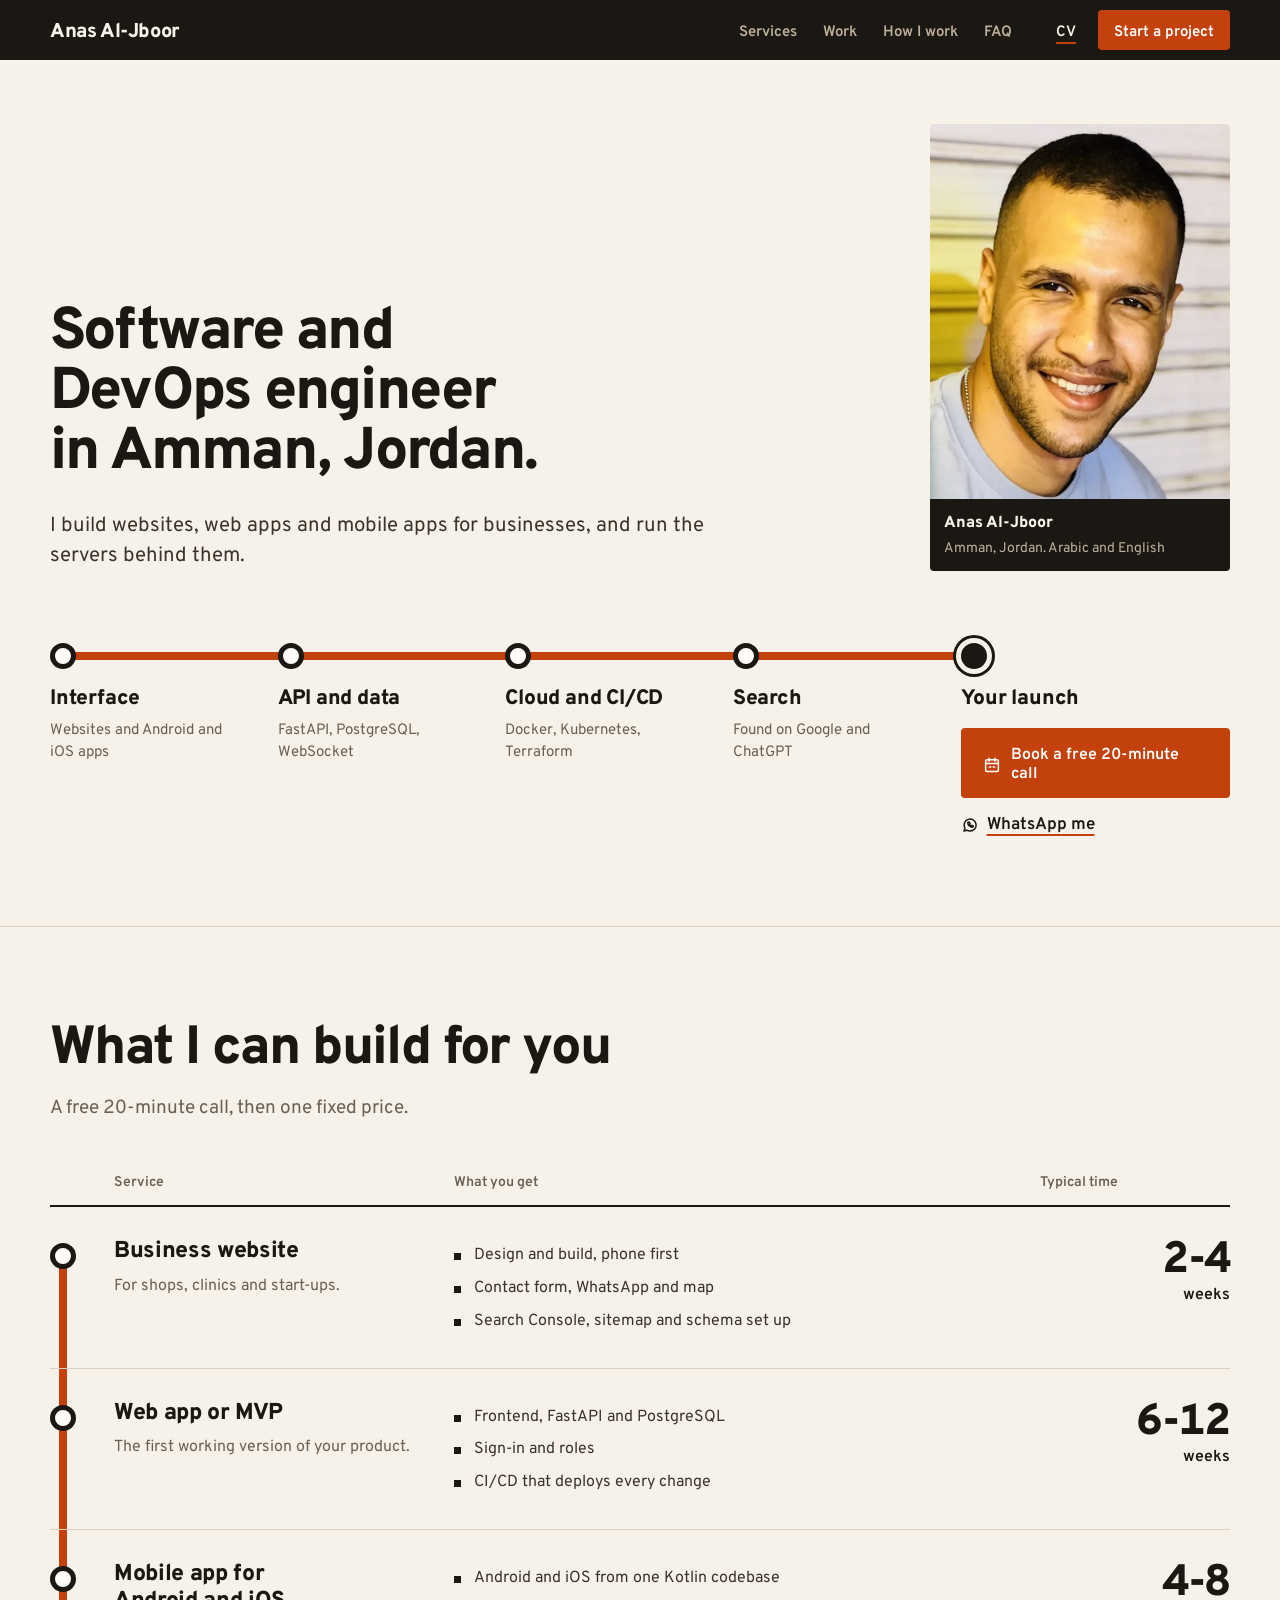
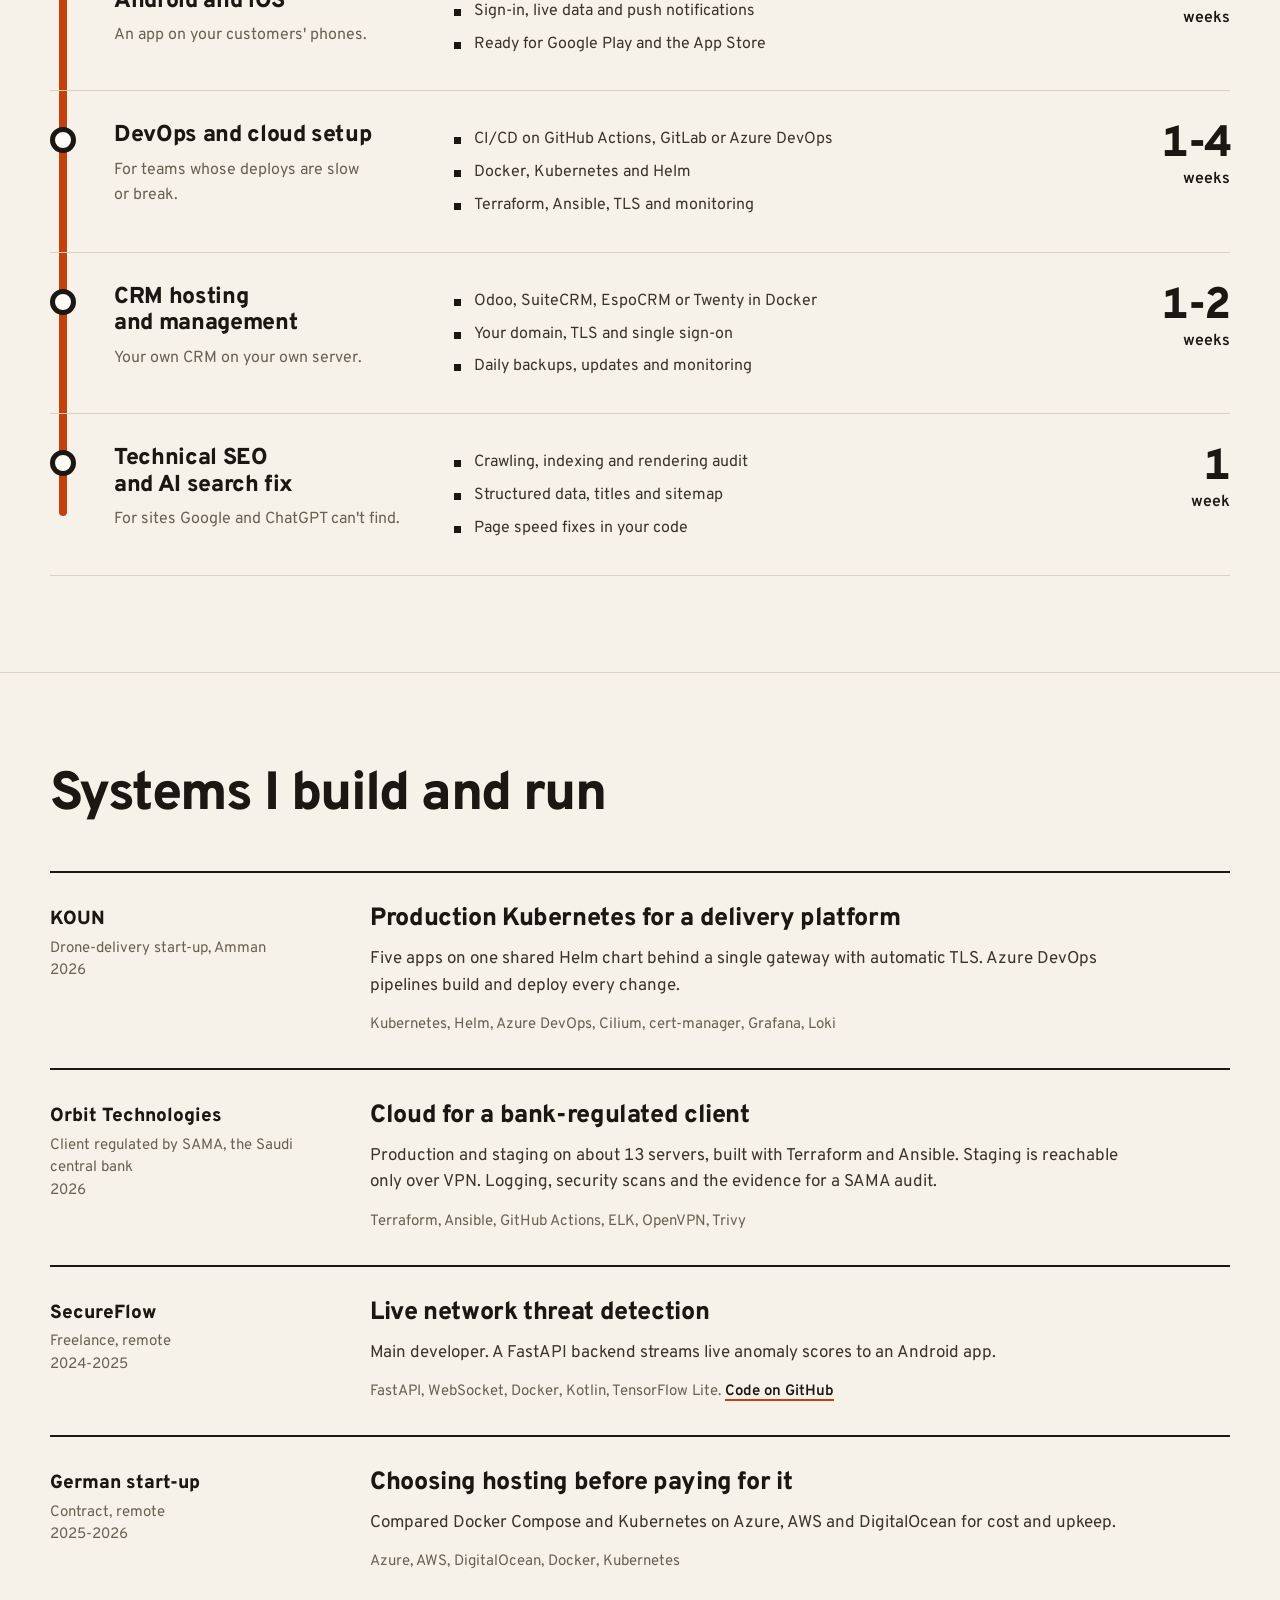
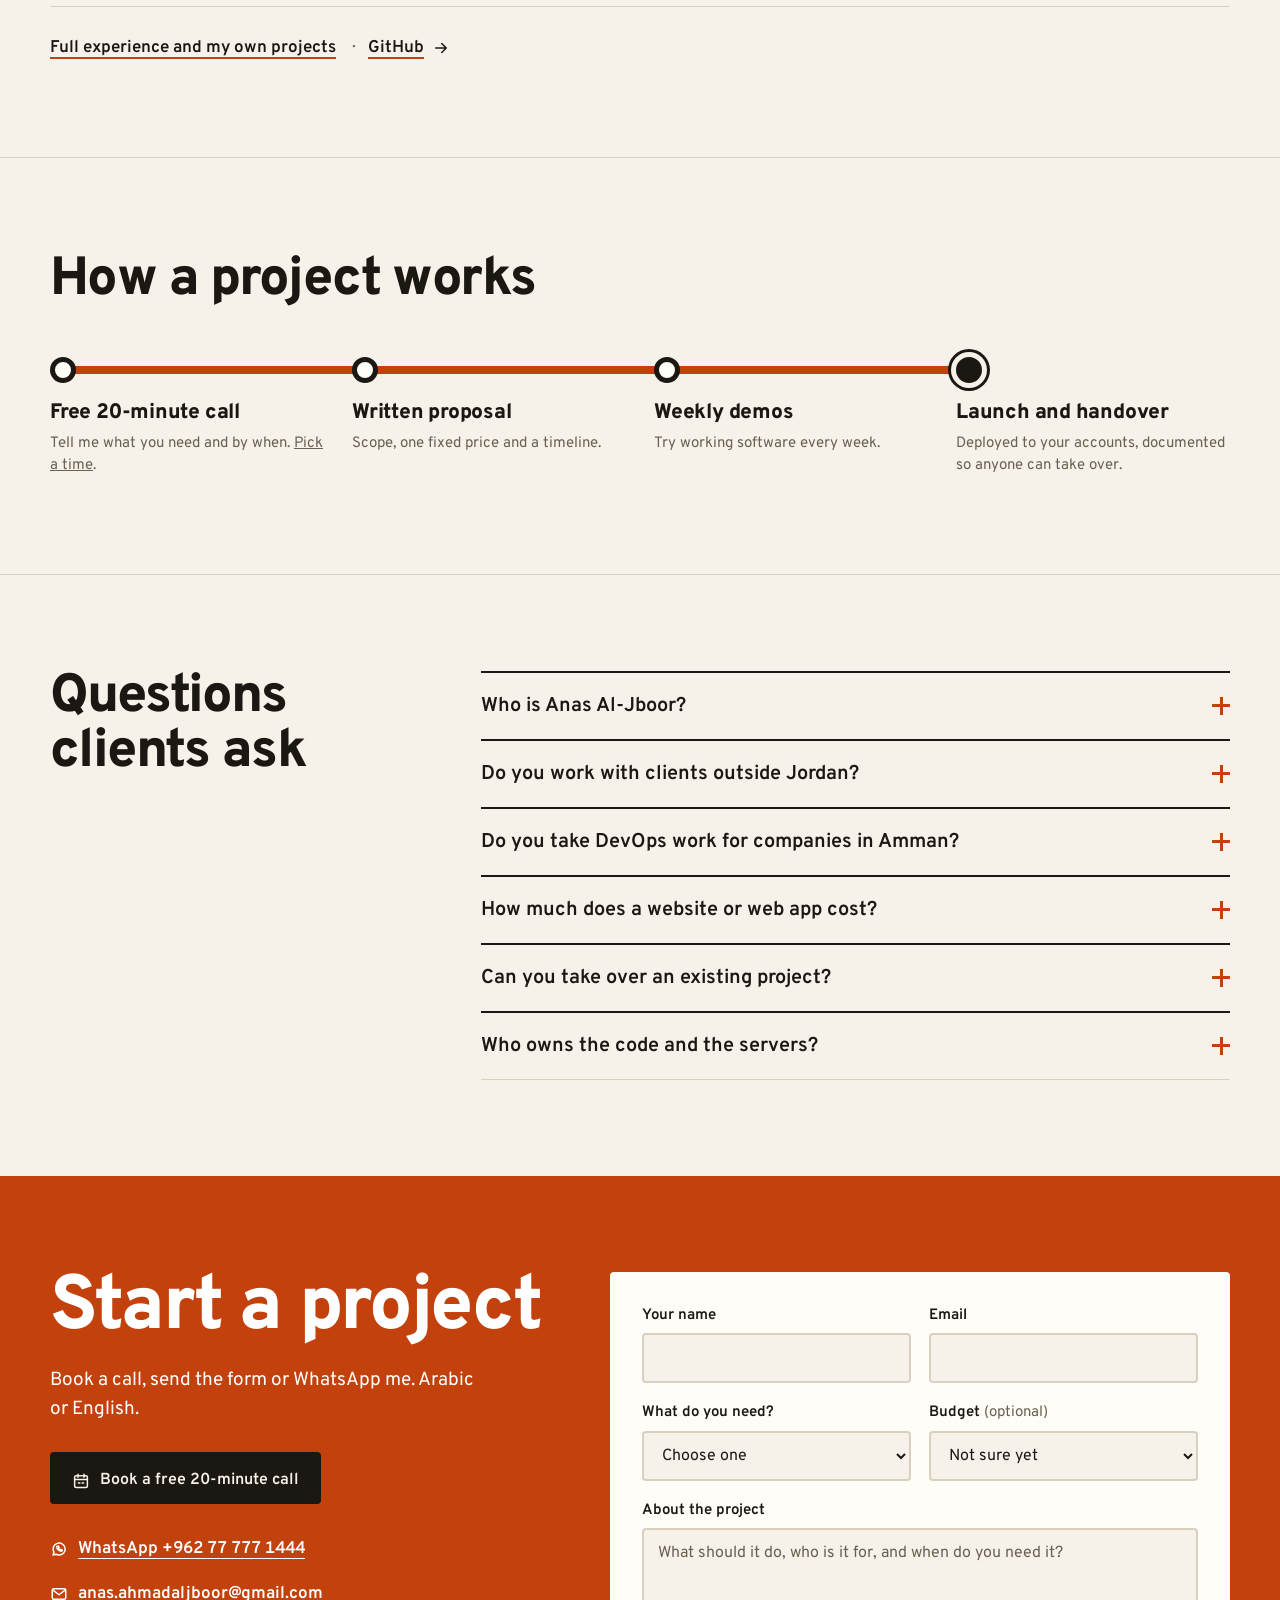
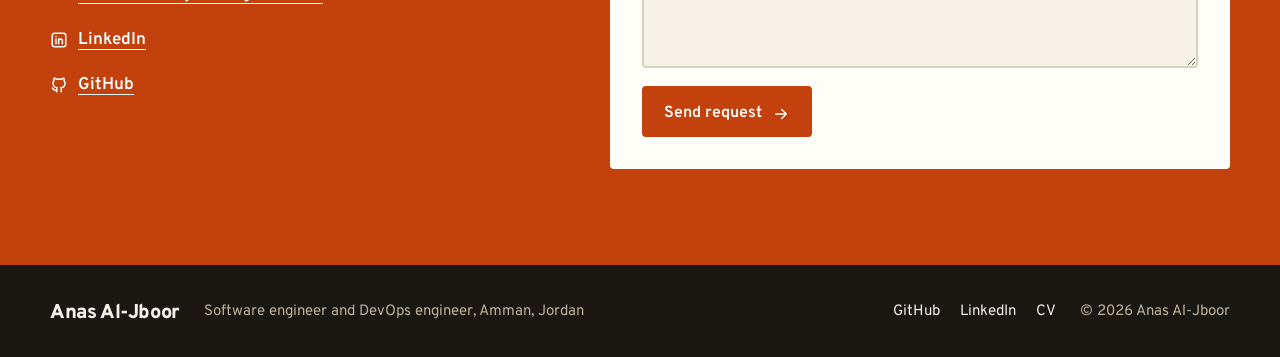
<file: index.html>
<!DOCTYPE html>
<html lang="en">
<head>
  <meta charset="utf-8" />
  <meta name="viewport" content="width=device-width, initial-scale=1" />
  <title>Software &amp; DevOps Engineer in Amman, Jordan | Anas Al-Jboor</title>
  <meta name="description" content="DevOps and software engineer in Amman, Jordan. I set up Kubernetes, CI/CD and cloud, and build websites, web apps and CRMs. Freelance or full-time." />
  <meta property="og:title" content="Software &amp; DevOps Engineer in Amman, Jordan | Anas Al-Jboor" />
  <meta property="og:description" content="I build websites, web apps and Android and iOS apps for businesses, host and manage their servers and CRMs, and fix what stops Google from finding them." />
  <meta property="og:url" content="https://anasaljboor.com/" />
  <meta property="og:type" content="website" />
  <meta property="og:locale" content="en_US" />
  <meta property="og:site_name" content="Anas Al-Jboor" />
  <meta property="og:image" content="https://anasaljboor.com/og-2026-11.jpg" />
  <meta property="og:image:type" content="image/jpeg" />
  <meta property="og:image:width" content="1200" />
  <meta property="og:image:height" content="630" />
  <meta property="og:image:alt" content="Anas Al-Jboor, software engineer and DevOps engineer in Amman, Jordan" />
  <meta name="twitter:card" content="summary_large_image" />
  <meta name="twitter:title" content="Software &amp; DevOps Engineer in Amman, Jordan | Anas Al-Jboor" />
  <meta name="twitter:description" content="I build websites, web apps and Android and iOS apps for businesses, host and manage their servers and CRMs, and fix what stops Google from finding them." />
  <meta name="twitter:image" content="https://anasaljboor.com/og-2026-11.jpg" />
  <meta name="author" content="Anas Al-Jboor" />
  <meta name="robots" content="index, follow, max-image-preview:large" />
  <meta name="theme-color" content="#f6f2ea" />
  <link rel="canonical" href="https://anasaljboor.com/" />
  <link rel="alternate" type="text/markdown" title="Summary for AI assistants" href="/llms.txt" />
  <link rel="icon" href="/favicon.ico?v=4" sizes="48x48" />
  <link rel="icon" type="image/png" sizes="32x32" href="/favicon-32.png?v=4" />
  <link rel="icon" type="image/png" sizes="192x192" href="/favicon-192.png?v=4" />
  <link rel="apple-touch-icon" href="/apple-touch-icon.png?v=4" />
  <link rel="preconnect" href="https://fonts.googleapis.com" />
  <link rel="preconnect" href="https://fonts.gstatic.com" crossorigin />
  <link href="https://fonts.googleapis.com/css2?family=Overpass:ital,wght@0,400;0,600;0,800;1,400&display=swap" rel="stylesheet" />
  <link rel="stylesheet" href="/style.css?v=2026-11-28-nav-align" />
  <script type="application/ld+json">
  {
    "@context": "https://schema.org",
    "@graph": [
      {
        "@type": "Person",
        "@id": "https://anasaljboor.com/#person",
        "name": "Anas Al-Jboor",
        "url": "https://anasaljboor.com/",
        "image": "https://anasaljboor.com/img/anas-640.jpg",
        "email": "mailto:anas.ahmadaljboor@gmail.com",
        "description": "Software engineer and DevOps engineer in Amman, Jordan. Builds websites, web apps, Android and iOS apps and cloud setups for businesses.",
        "jobTitle": "Software Engineer and DevOps Engineer",
        "hasOccupation": {
          "@type": "Occupation",
          "name": "DevOps Engineer",
          "occupationLocation": { "@type": "City", "name": "Amman, Jordan" },
          "skills": "Kubernetes, Helm, CI/CD, Terraform, Ansible, Docker, GitHub Actions, Azure DevOps"
        },
        "workLocation": { "@type": "Place", "name": "Amman, Jordan", "address": { "@type": "PostalAddress", "addressLocality": "Amman", "addressRegion": "Amman Governorate", "addressCountry": "JO" } },
        "address": { "@type": "PostalAddress", "addressLocality": "Amman", "addressRegion": "Amman Governorate", "addressCountry": "JO" },
        "alumniOf": { "@type": "CollegeOrUniversity", "name": "German Jordanian University" },
        "knowsLanguage": ["ar", "en"],
        "knowsAbout": ["DevOps", "Web development", "Mobile app development", "Kotlin Multiplatform", "Compose Multiplatform", "FastAPI", "Kubernetes", "CI/CD", "Terraform", "Technical SEO", "Cloud infrastructure"],
        "sameAs": [
          "https://github.com/anasaljboor",
          "https://www.linkedin.com/in/anas-al-jboor",
          "https://share.google/XArdooYbnljdMGCkJ"
        ]
      },
      {
        "@type": "ProfessionalService",
        "@id": "https://anasaljboor.com/#service",
        "name": "Anas Al-Jboor, software engineer and DevOps engineer",
        "url": "https://anasaljboor.com/",
        "image": "https://anasaljboor.com/og-2026-11.jpg",
        "email": "anas.ahmadaljboor@gmail.com",
        "description": "Websites, web apps, Android and iOS apps, DevOps and cloud setup, CRM hosting and technical SEO for businesses in Amman, Jordan and remote clients.",
        "telephone": "+962777771444",
        "geo": { "@type": "GeoCoordinates", "latitude": 31.95, "longitude": 35.93 },
        "founder": { "@id": "https://anasaljboor.com/#person" },
        "address": { "@type": "PostalAddress", "addressLocality": "Amman", "addressRegion": "Amman Governorate", "addressCountry": "JO" },
        "areaServed": [
          { "@type": "City", "name": "Amman", "containedInPlace": { "@type": "Country", "name": "Jordan" } },
          { "@type": "Place", "name": "Worldwide (remote)" },
          { "@type": "Country", "name": "Jordan" },
          { "@type": "Country", "name": "Saudi Arabia" },
          { "@type": "Country", "name": "United Arab Emirates" },
          { "@type": "Country", "name": "Qatar" },
          { "@type": "Country", "name": "Germany" }
        ],
        "availableLanguage": ["Arabic", "English"],
        "sameAs": [
          "https://github.com/anasaljboor",
          "https://www.linkedin.com/in/anas-al-jboor",
          "https://share.google/XArdooYbnljdMGCkJ"
        ],
        "hasOfferCatalog": {
          "@type": "OfferCatalog",
          "name": "Services",
          "itemListElement": [
            { "@type": "Offer", "itemOffered": { "@type": "Service", "name": "Business website", "description": "A fast, mobile-friendly company or landing site with a contact form and technical SEO set up." } },
            { "@type": "Offer", "itemOffered": { "@type": "Service", "name": "Web app or MVP", "description": "Frontend, FastAPI backend, PostgreSQL, sign-in and deployment for a first product version." } },
            { "@type": "Offer", "itemOffered": { "@type": "Service", "name": "Mobile app (Android and iOS)", "description": "Android and iOS app from one Kotlin codebase with Kotlin Multiplatform and Compose Multiplatform, connected to Firebase or a FastAPI backend." } },
            { "@type": "Offer", "itemOffered": { "@type": "Service", "name": "DevOps engineering and cloud setup", "description": "DevOps engineer in Amman, Jordan, on-site or remote: CI/CD, Docker, Kubernetes, Helm, Terraform, Ansible, TLS and monitoring for an existing product." } },
            { "@type": "Offer", "itemOffered": { "@type": "Service", "name": "CRM hosting and management", "description": "Any open-source CRM, such as Odoo, SuiteCRM, EspoCRM or Twenty, self-hosted on your own server with your domain, TLS, single sign-on, daily backups, updates and monitoring." } },
            { "@type": "Offer", "itemOffered": { "@type": "Service", "name": "Technical SEO and AI search fix", "description": "Crawler access, rendering, structured data and Core Web Vitals, fixed in code." } }
          ]
        }
      },
      {
        "@type": "WebSite",
        "@id": "https://anasaljboor.com/#website",
        "url": "https://anasaljboor.com/",
        "name": "Anas Al-Jboor",
        "inLanguage": "en",
        "publisher": { "@id": "https://anasaljboor.com/#person" }
      },
      {
        "@type": "ProfilePage",
        "@id": "https://anasaljboor.com/#webpage",
        "url": "https://anasaljboor.com/",
        "name": "Software & DevOps Engineer in Amman, Jordan | Anas Al-Jboor",
        "isPartOf": { "@id": "https://anasaljboor.com/#website" },
        "mainEntity": { "@id": "https://anasaljboor.com/#person" },
        "about": { "@id": "https://anasaljboor.com/#service" },
        "primaryImageOfPage": "https://anasaljboor.com/img/anas-640.jpg",
        "inLanguage": "en",
        "dateModified": "2026-11-28"
      },
      {
        "@type": "FAQPage",
        "@id": "https://anasaljboor.com/#faq",
        "mainEntity": [
          { "@type": "Question", "name": "Who is Anas Al-Jboor?", "acceptedAnswer": { "@type": "Answer", "text": "Anas Al-Jboor is a software engineer and DevOps engineer based in Amman, Jordan. He builds websites, web apps, Android and iOS apps and cloud setups for businesses. He holds a B.Sc. in Computer Science from the German Jordanian University and works in Arabic and English." } },
          { "@type": "Question", "name": "Do you work with clients outside Jordan?", "acceptedAnswer": { "@type": "Answer", "text": "Yes. Most clients are in Jordan, the Gulf and Europe, and our working hours overlap." } },
          { "@type": "Question", "name": "Do you take DevOps work for companies in Amman?", "acceptedAnswer": { "@type": "Answer", "text": "Yes. I work as a DevOps engineer in Amman, on-site or remote. At KOUN I ran production Kubernetes with Helm and Azure DevOps pipelines, and at Orbit Technologies I built Terraform and Ansible environments for a SAMA-regulated client. Most setups take 1 to 4 weeks." } },
          { "@type": "Question", "name": "How much does a website or web app cost?", "acceptedAnswer": { "@type": "Answer", "text": "It depends on the scope. After a short call you get a written proposal with one fixed price." } },
          { "@type": "Question", "name": "Can you take over an existing project?", "acceptedAnswer": { "@type": "Answer", "text": "Yes. I review the code and hosting first, then take over builds, deploys and fixes." } },
          { "@type": "Question", "name": "Who owns the code and the servers?", "acceptedAnswer": { "@type": "Answer", "text": "You do. Code and hosting live in your accounts, documented so another developer can take over." } }
        ]
      }
    ]
  }
  </script>
</head>
<body>
  <a class="skip" href="#main">Skip to content</a>

  <svg width="0" height="0" style="position:absolute" aria-hidden="true">
    <defs>
      <symbol id="i-site" viewBox="0 0 24 24"><rect x="3" y="4" width="18" height="16" rx="2"/><path d="M3 9h18M7 6.5h.01M10 6.5h.01"/></symbol>
      <symbol id="i-app" viewBox="0 0 24 24"><path d="M8 7l-5 5 5 5M16 7l5 5-5 5M14 4l-4 16"/></symbol>
      <symbol id="i-cloud" viewBox="0 0 24 24"><path d="M7 18a4.5 4.5 0 01-.6-8.96A6 6 0 0118 9.5a4 4 0 01-1 8.5z"/><path d="M12 12v6M9.5 15.5L12 18l2.5-2.5"/></symbol>
      <symbol id="i-search" viewBox="0 0 24 24"><circle cx="11" cy="11" r="6.5"/><path d="M20 20l-4.2-4.2M8.5 11h5M11 8.5v5"/></symbol>
      <symbol id="i-arrow" viewBox="0 0 24 24"><path d="M5 12h14M13 6l6 6-6 6"/></symbol>
      <symbol id="i-down" viewBox="0 0 24 24"><path d="M12 4v13M6 11l6 6 6-6M5 20h14"/></symbol>
      <symbol id="i-mail" viewBox="0 0 24 24"><rect x="3" y="5" width="18" height="14" rx="2"/><path d="M3.5 6.5L12 13l8.5-6.5"/></symbol>
      <symbol id="i-in" viewBox="0 0 24 24"><rect x="3" y="3" width="18" height="18" rx="3"/><path d="M8 10.5V17M8 7.2v.01M11.5 17v-6.5M11.5 13.2c0-1.6 1-2.7 2.5-2.7s2.5 1 2.5 2.7V17"/></symbol>
      <symbol id="i-gh" viewBox="0 0 24 24"><path d="M9 19c-4.3 1.4-4.3-2.5-6-3m12 5v-3.5c0-1 .1-1.4-.5-2 2.8-.3 5.5-1.4 5.5-6a4.6 4.6 0 00-1.3-3.2 4.2 4.2 0 00-.1-3.2s-1.1-.3-3.5 1.3a12.3 12.3 0 00-6.2 0C6.5 2.8 5.4 3.1 5.4 3.1a4.2 4.2 0 00-.1 3.2A4.6 4.6 0 004 9.5c0 4.6 2.7 5.7 5.5 6-.6.6-.6 1.2-.5 2V21"/></symbol>
      <symbol id="i-wa" viewBox="0 0 24 24"><path d="M4 20l1.3-3.9A8 8 0 1112 20a8 8 0 01-4.1-1.1z"/><path d="M9 8.5c0 3.6 2.9 6.5 6.5 6.5l1-1.6-2-1-.9.9a4.2 4.2 0 01-2.4-2.4l.9-.9-1-2z"/></symbol>
      <symbol id="i-cal" viewBox="0 0 24 24"><rect x="3.5" y="5" width="17" height="15.5" rx="2"/><path d="M3.5 10h17M8 3v4M16 3v4M8.5 14.5h2M13.5 14.5h2"/></symbol>
      <symbol id="i-phone" viewBox="0 0 24 24"><rect x="6.5" y="2.5" width="11" height="19" rx="2.5"/><path d="M10.5 18.5h3"/></symbol>
      <symbol id="i-crm" viewBox="0 0 24 24"><circle cx="9" cy="8" r="3.2"/><path d="M3.5 19c.6-3.2 2.8-5 5.5-5s4.9 1.8 5.5 5M15.5 5.2a3.2 3.2 0 010 5.6M17.5 14.4c1.6.7 2.7 2.3 3 4.6"/></symbol>
      <symbol id="i-check" viewBox="0 0 24 24"><path d="M5 12.5l4.5 4.5L19 7.5"/></symbol>
    </defs>
  </svg>

  <!-- ───────── NAV ───────── -->
  <header class="nav">
    <div class="wrap nav-inner">
      <a href="#top" class="brand" aria-label="Anas Al-Jboor, back to top">Anas Al-Jboor</a>
      <nav class="links" aria-label="Main">
        <a href="#services">Services</a>
        <a href="#work">Work</a>
        <a href="#process">How I work</a>
        <a href="#faq">FAQ</a>
      </nav>
      <div class="nav-ctas">
        <a class="nav-link" href="/cv">CV</a>
        <a class="btn small" href="#contact">Start a project</a>
      </div>
    </div>
  </header>

  <main id="main">
    <span id="top"></span>

    <!-- ───────── HERO ───────── -->
    <section class="hero" aria-labelledby="hero-title">
      <div class="wrap">
        <div class="hero-top">
          <div class="hero-copy">
            <h1 id="hero-title">Software and DevOps engineer in Amman, Jordan.</h1>
            <p class="lede">I build websites, web apps and mobile apps for businesses, and run the servers behind them.</p>
            <a class="btn mobile-cta" href="https://cal.com/anas-aljboor/20-minute-project-call" target="_blank" rel="noopener"><svg class="ic" aria-hidden="true"><use href="#i-cal"/></svg> Book a free 20-minute call</a>
          </div>
          <figure class="portrait">
            <picture>
              <source srcset="/img/anas-640.webp" type="image/webp" />
              <img src="/img/anas-640.jpg" alt="Anas Al-Jboor, software engineer and DevOps engineer in Amman, Jordan" width="640" height="640" fetchpriority="high" />
            </picture>
            <figcaption class="sign"><strong>Anas Al-Jboor</strong><span>Amman, Jordan. Arabic and English</span></figcaption>
          </figure>
        </div>

        <div class="line line-h" aria-label="What I cover on one project">
          <ol class="stops">
            <li class="stop">
              <a href="#services">
                <span class="dot" aria-hidden="true"></span>
                <span class="stop-name">Interface</span>
                <span class="stop-note">Websites and Android and iOS apps</span>
              </a>
            </li>
            <li class="stop">
              <a href="#services">
                <span class="dot" aria-hidden="true"></span>
                <span class="stop-name">API and data</span>
                <span class="stop-note">FastAPI, PostgreSQL, WebSocket</span>
              </a>
            </li>
            <li class="stop">
              <a href="#services">
                <span class="dot" aria-hidden="true"></span>
                <span class="stop-name">Cloud and CI/CD</span>
                <span class="stop-note">Docker, Kubernetes, Terraform</span>
              </a>
            </li>
            <li class="stop">
              <a href="#services">
                <span class="dot" aria-hidden="true"></span>
                <span class="stop-name">Search</span>
                <span class="stop-note">Found on Google and ChatGPT</span>
              </a>
            </li>
            <li class="stop terminus">
              <span class="dot" aria-hidden="true"></span>
              <span class="stop-name">Your launch</span>
              <div class="hero-actions">
                <a class="btn" href="https://cal.com/anas-aljboor/20-minute-project-call" target="_blank" rel="noopener"><svg class="ic" aria-hidden="true"><use href="#i-cal"/></svg> Book a free 20-minute call</a>
                <a class="text-link" href="https://wa.me/962777771444?text=Hi%20Anas%2C%20I%27d%20like%20to%20talk%20about%20a%20project." target="_blank" rel="noopener"><svg class="ic" aria-hidden="true"><use href="#i-wa"/></svg> WhatsApp me</a>
              </div>
            </li>
          </ol>
        </div>
      </div>
    </section>

    <!-- ───────── SERVICES ───────── -->
    <section id="services" aria-labelledby="services-title">
      <div class="wrap">
        <div class="section-head">
          <h2 id="services-title">What I can build for you</h2>
          <p class="sub">A free 20-minute call, then one fixed price.</p>
        </div>

        <div class="timetable">
          <div class="tt-head" aria-hidden="true">
            <span>Service</span><span>What you get</span><span>Typical time</span>
          </div>
          <ol class="line line-v">
            <li class="svc">
              <span class="dot" aria-hidden="true"></span>
              <div class="svc-name">
                <h3>Business website</h3>
                <p>For shops, clinics and start-ups.</p>
              </div>
              <ul class="svc-incl">
                <li>Design and build, phone first</li>
                <li>Contact form, WhatsApp and map</li>
                <li>Search Console, sitemap and schema set up</li>
              </ul>
              <p class="svc-time"><span class="t">2-4</span> weeks</p>
            </li>
            <li class="svc">
              <span class="dot" aria-hidden="true"></span>
              <div class="svc-name">
                <h3>Web app or MVP</h3>
                <p>The first working version of your product.</p>
              </div>
              <ul class="svc-incl">
                <li>Frontend, FastAPI and PostgreSQL</li>
                <li>Sign-in and roles</li>
                <li>CI/CD that deploys every change</li>
              </ul>
              <p class="svc-time"><span class="t">6-12</span> weeks</p>
            </li>
            <li class="svc">
              <span class="dot" aria-hidden="true"></span>
              <div class="svc-name">
                <h3>Mobile app for Android and iOS</h3>
                <p>An app on your customers' phones.</p>
              </div>
              <ul class="svc-incl">
                <li>Android and iOS from one Kotlin codebase</li>
                <li>Sign-in, live data and push notifications</li>
                <li>Ready for Google Play and the App Store</li>
              </ul>
              <p class="svc-time"><span class="t">4-8</span> weeks</p>
            </li>
            <li class="svc">
              <span class="dot" aria-hidden="true"></span>
              <div class="svc-name">
                <h3>DevOps and cloud setup</h3>
                <p>For teams whose deploys are slow or break.</p>
              </div>
              <ul class="svc-incl">
                <li>CI/CD on GitHub Actions, GitLab or Azure DevOps</li>
                <li>Docker, Kubernetes and Helm</li>
                <li>Terraform, Ansible, TLS and monitoring</li>
              </ul>
              <p class="svc-time"><span class="t">1-4</span> weeks</p>
            </li>
            <li class="svc">
              <span class="dot" aria-hidden="true"></span>
              <div class="svc-name">
                <h3>CRM hosting and management</h3>
                <p>Your own CRM on your own server.</p>
              </div>
              <ul class="svc-incl">
                <li>Odoo, SuiteCRM, EspoCRM or Twenty in Docker</li>
                <li>Your domain, TLS and single sign-on</li>
                <li>Daily backups, updates and monitoring</li>
              </ul>
              <p class="svc-time"><span class="t">1-2</span> weeks</p>
            </li>
            <li class="svc">
              <span class="dot" aria-hidden="true"></span>
              <div class="svc-name">
                <h3>Technical SEO and AI search fix</h3>
                <p>For sites Google and ChatGPT can't find.</p>
              </div>
              <ul class="svc-incl">
                <li>Crawling, indexing and rendering audit</li>
                <li>Structured data, titles and sitemap</li>
                <li>Page speed fixes in your code</li>
              </ul>
              <p class="svc-time"><span class="t">1</span> week</p>
            </li>
          </ol>
        </div>
      </div>
    </section>

    <!-- ───────── WORK ───────── -->
    <section id="work" aria-labelledby="work-title">
      <div class="wrap">
        <div class="section-head">
          <h2 id="work-title">Systems I build and run</h2>
        </div>

        <div class="cases">
          <article class="case">
            <p class="case-where"><strong>KOUN</strong>Drone-delivery start-up, Amman<br />2026</p>
            <div>
              <h3>Production Kubernetes for a delivery platform</h3>
              <p>Five apps on one shared Helm chart behind a single gateway with automatic TLS. Azure DevOps pipelines build and deploy every change.</p>
              <p class="stack">Kubernetes, Helm, Azure DevOps, Cilium, cert-manager, Grafana, Loki</p>
            </div>
          </article>
          <article class="case">
            <p class="case-where"><strong>Orbit Technologies</strong>Client regulated by SAMA, the Saudi central bank<br />2026</p>
            <div>
              <h3>Cloud for a bank-regulated client</h3>
              <p>Production and staging on about 13 servers, built with Terraform and Ansible. Staging is reachable only over VPN. Logging, security scans and the evidence for a SAMA audit.</p>
              <p class="stack">Terraform, Ansible, GitHub Actions, ELK, OpenVPN, Trivy</p>
            </div>
          </article>
          <article class="case">
            <p class="case-where"><strong>SecureFlow</strong>Freelance, remote<br />2024-2025</p>
            <div>
              <h3>Live network threat detection</h3>
              <p>Main developer. A FastAPI backend streams live anomaly scores to an Android app.</p>
              <p class="stack">FastAPI, WebSocket, Docker, Kotlin, TensorFlow Lite. <a href="https://github.com/Kudo-03/SecureFlow" target="_blank" rel="noopener">Code on GitHub</a></p>
            </div>
          </article>
          <article class="case">
            <p class="case-where"><strong>German start-up</strong>Contract, remote<br />2025-2026</p>
            <div>
              <h3>Choosing hosting before paying for it</h3>
              <p>Compared Docker Compose and Kubernetes on Azure, AWS and DigitalOcean for cost and upkeep.</p>
              <p class="stack">Azure, AWS, DigitalOcean, Docker, Kubernetes</p>
            </div>
          </article>
        </div>

        <p class="more-row"><a class="text-link" href="/cv">Full experience and my own projects</a> <span class="sep" aria-hidden="true">·</span> <a class="text-link" href="https://github.com/anasaljboor" target="_blank" rel="noopener">GitHub <svg class="ic" aria-hidden="true"><use href="#i-arrow"/></svg></a></p>
      </div>
    </section>

    <!-- ───────── PROCESS ───────── -->
    <section id="process" aria-labelledby="process-title">
      <div class="wrap">
        <div class="section-head">
          <h2 id="process-title">How a project works</h2>
        </div>
        <ol class="line line-h steps">
          <li class="stop">
            <span class="dot" aria-hidden="true"></span>
            <h3 class="stop-name">Free 20-minute call</h3>
            <p class="stop-note">Tell me what you need and by when. <a href="https://cal.com/anas-aljboor/20-minute-project-call" target="_blank" rel="noopener">Pick a time</a>.</p>
          </li>
          <li class="stop">
            <span class="dot" aria-hidden="true"></span>
            <h3 class="stop-name">Written proposal</h3>
            <p class="stop-note">Scope, one fixed price and a timeline.</p>
          </li>
          <li class="stop">
            <span class="dot" aria-hidden="true"></span>
            <h3 class="stop-name">Weekly demos</h3>
            <p class="stop-note">Try working software every week.</p>
          </li>
          <li class="stop terminus">
            <span class="dot" aria-hidden="true"></span>
            <h3 class="stop-name">Launch and handover</h3>
            <p class="stop-note">Deployed to your accounts, documented so anyone can take over.</p>
          </li>
        </ol>
      </div>
    </section>

    <!-- ───────── FAQ ───────── -->
    <section id="faq" aria-labelledby="faq-title">
      <div class="wrap faq-grid">
        <h2 id="faq-title">Questions clients ask</h2>
        <div class="faq">
          <details>
            <summary><h3>Who is Anas Al-Jboor?</h3></summary>
            <p>Anas Al-Jboor is a software engineer and DevOps engineer based in Amman, Jordan. He builds websites, web apps, Android and iOS apps and cloud setups for businesses. He holds a B.Sc. in Computer Science from the German Jordanian University and works in Arabic and English.</p>
          </details>
          <details>
            <summary><h3>Do you work with clients outside Jordan?</h3></summary>
            <p>Yes. Most clients are in Jordan, the Gulf and Europe, and our working hours overlap.</p>
          </details>
          <details>
            <summary><h3>Do you take DevOps work for companies in Amman?</h3></summary>
            <p>Yes. I work as a DevOps engineer in Amman, on-site or remote. At KOUN I ran production Kubernetes with Helm and Azure DevOps pipelines, and at Orbit Technologies I built Terraform and Ansible environments for a SAMA-regulated client. Most setups take 1 to 4 weeks.</p>
          </details>
          <details>
            <summary><h3>How much does a website or web app cost?</h3></summary>
            <p>It depends on the scope. After a short call you get a written proposal with one fixed price.</p>
          </details>
          <details>
            <summary><h3>Can you take over an existing project?</h3></summary>
            <p>Yes. I review the code and hosting first, then take over builds, deploys and fixes.</p>
          </details>
          <details>
            <summary><h3>Who owns the code and the servers?</h3></summary>
            <p>You do. Code and hosting live in your accounts, documented so another developer can take over.</p>
          </details>
        </div>
      </div>
    </section>

    <!-- ───────── CONTACT (terminus) ───────── -->
    <section id="contact" class="terminal" aria-labelledby="contact-title">
      <div class="wrap contact">
        <div class="contact-side">
          <h2 id="contact-title">Start a project</h2>
          <p>Book a call, send the form or WhatsApp me. Arabic or English.</p>
          <a class="btn ink" href="https://cal.com/anas-aljboor/20-minute-project-call" target="_blank" rel="noopener"><svg class="ic" aria-hidden="true"><use href="#i-cal"/></svg> Book a free 20-minute call</a>
          <ul class="channels">
            <li><a href="https://wa.me/962777771444?text=Hi%20Anas%2C%20I%27d%20like%20to%20talk%20about%20a%20project." target="_blank" rel="noopener"><svg class="ic" aria-hidden="true"><use href="#i-wa"/></svg> WhatsApp +962 77 777 1444</a></li>
            <li><a href="mailto:anas.ahmadaljboor@gmail.com"><svg class="ic" aria-hidden="true"><use href="#i-mail"/></svg> anas.ahmadaljboor@gmail.com</a></li>
            <li><a href="https://www.linkedin.com/in/anas-al-jboor" target="_blank" rel="noopener"><svg class="ic" aria-hidden="true"><use href="#i-in"/></svg> LinkedIn</a></li>
            <li><a href="https://github.com/anasaljboor" target="_blank" rel="noopener"><svg class="ic" aria-hidden="true"><use href="#i-gh"/></svg> GitHub</a></li>
          </ul>
        </div>
        <form class="form" id="contact-form" action="https://formspree.io/f/moedzqpl" method="POST" novalidate>
          <div class="field-row">
            <label class="field"><span>Your name</span><input type="text" name="name" autocomplete="name" required /></label>
            <label class="field"><span>Email</span><input type="email" name="email" autocomplete="email" required /></label>
          </div>
          <div class="field-row">
            <label class="field">
              <span>What do you need?</span>
              <select name="need" required>
                <option value="" selected disabled>Choose one</option>
                <option>Business website</option>
                <option>Web app or MVP</option>
                <option>Mobile app</option>
                <option>DevOps and cloud setup</option>
                <option>CRM hosting</option>
                <option>Technical SEO fix</option>
                <option>A full-time hire</option>
                <option>Something else</option>
              </select>
            </label>
            <label class="field">
              <span>Budget <em>(optional)</em></span>
              <select name="budget">
                <option value="">Not sure yet</option>
                <option>Under $1,000</option>
                <option>$1,000 to $3,000</option>
                <option>$3,000 to $10,000</option>
                <option>Over $10,000</option>
              </select>
            </label>
          </div>
          <label class="field">
            <span>About the project</span>
            <textarea name="message" rows="5" required placeholder="What should it do, who is it for, and when do you need it?"></textarea>
          </label>
          <input type="hidden" name="_subject" value="New project request from anasaljboor.com" />
          <input type="text" name="_gotcha" class="hp" tabindex="-1" autocomplete="off" aria-hidden="true" />
          <div class="form-foot">
            <button class="btn" type="submit">Send request <svg class="ic" aria-hidden="true"><use href="#i-arrow"/></svg></button>
            <p class="form-status" role="status" aria-live="polite"></p>
          </div>
        </form>
      </div>
    </section>
  </main>

  <!-- ───────── FOOTER ───────── -->
  <footer class="footer">
    <div class="wrap foot-grid">
      <a href="#top" class="brand">Anas Al-Jboor</a>
      <p>Software engineer and DevOps engineer, Amman, Jordan</p>
      <nav class="foot-links" aria-label="Footer">
        <a href="https://github.com/anasaljboor" target="_blank" rel="noopener">GitHub</a>
        <a href="https://www.linkedin.com/in/anas-al-jboor" target="_blank" rel="noopener">LinkedIn</a>
        <a href="/cv">CV</a>
      </nav>
      <span class="copy">© <span id="y">2026</span> Anas Al-Jboor</span>
    </div>
  </footer>

  <script>
    document.getElementById("y").textContent = new Date().getFullYear();

    (function () {
      var form = document.getElementById("contact-form");
      var status = form.querySelector(".form-status");
      var button = form.querySelector("button[type=submit]");

      function say(text, kind) {
        status.textContent = text;
        status.dataset.kind = kind || "";
      }

      form.addEventListener("submit", function (e) {
        e.preventDefault();
        var bad = form.querySelector(":invalid");
        if (bad) {
          form.classList.add("tried");
          bad.focus();
          say("Please fill in your name, a valid email, what you need and a short description.", "error");
          return;
        }
        var data = new FormData(form);
        if (data.get("_gotcha")) return;

        button.disabled = true;
        say("Sending…");
        fetch(form.action, { method: "POST", body: data, headers: { Accept: "application/json" } })
          .then(function (r) {
            if (!r.ok) throw new Error(r.status);
            form.reset();
            form.classList.remove("tried");
            say("Thanks, your request is in. I'll reply by email.", "ok");
          })
          .catch(function () {
            say("That didn't send. Please email anas.ahmadaljboor@gmail.com or message me on WhatsApp instead.", "error");
          })
          .then(function () { button.disabled = false; });
      });
    })();
  </script>
</body>
</html>
</file>
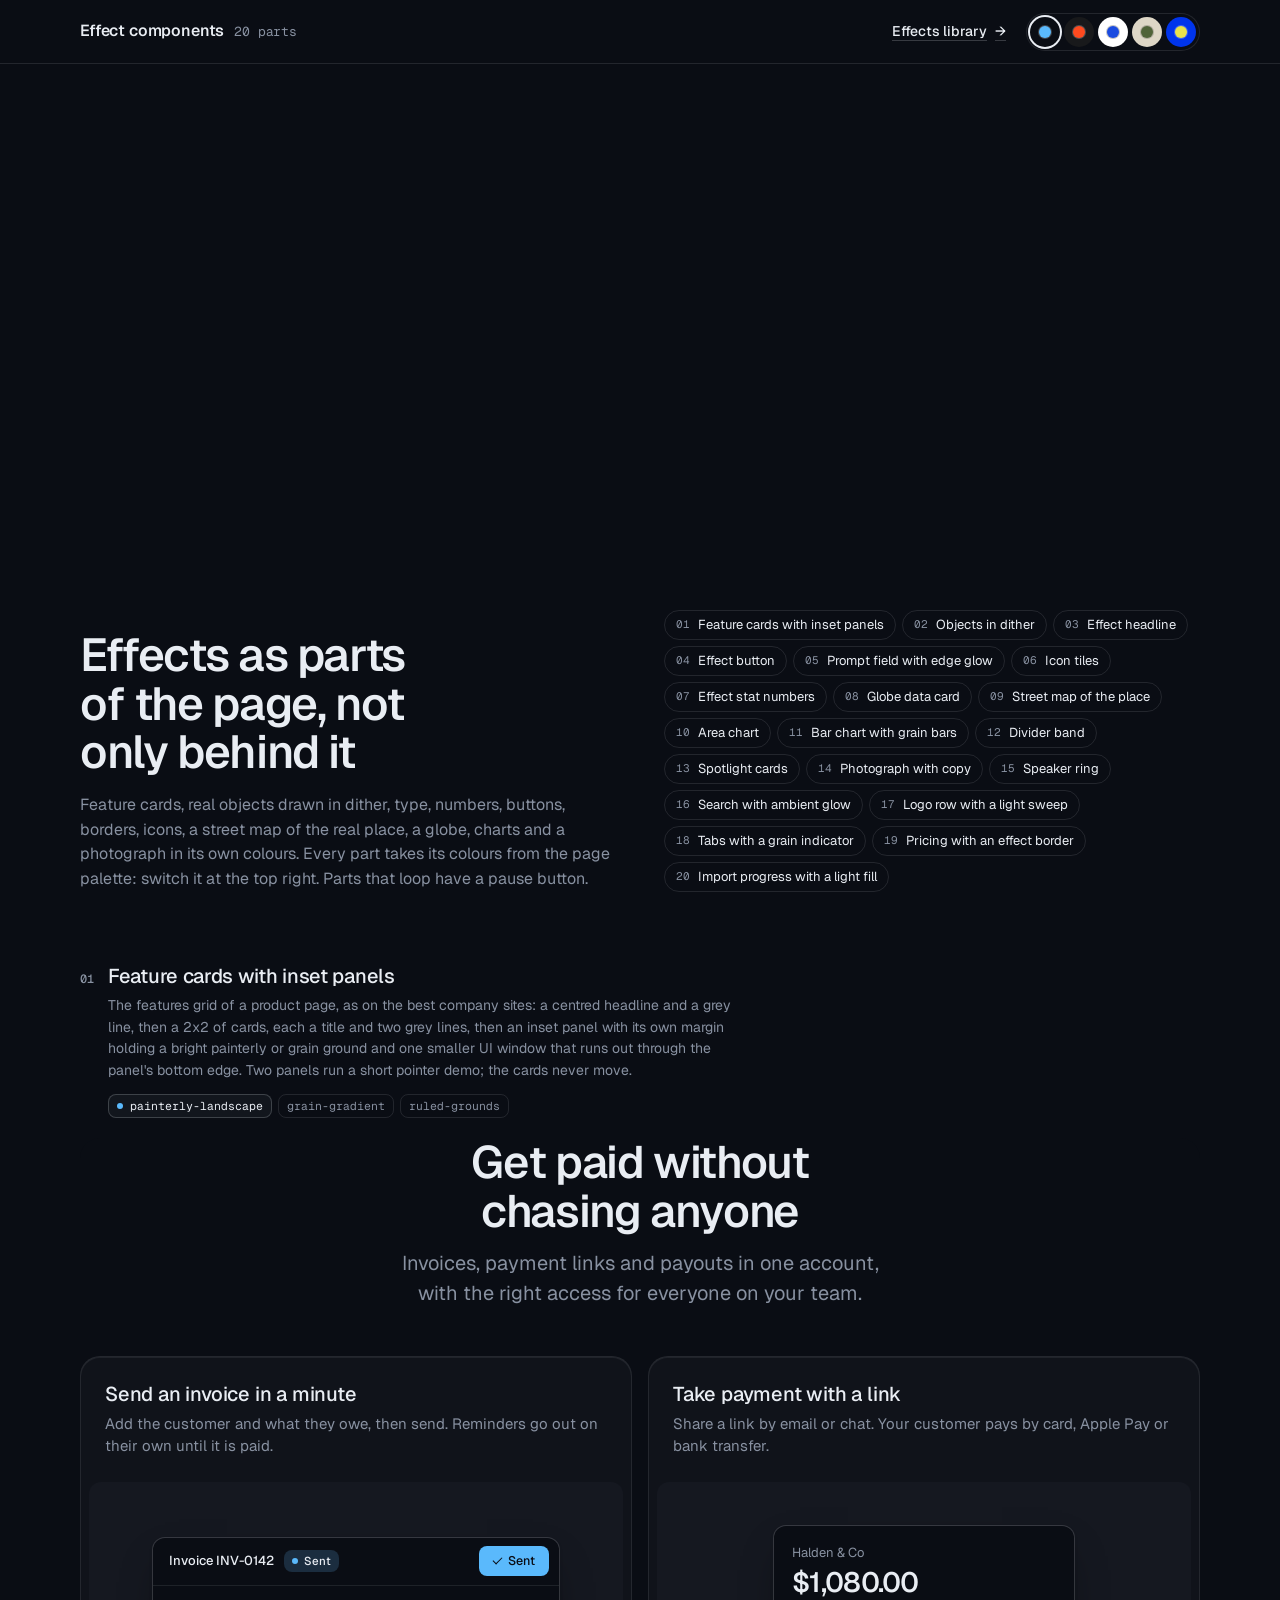
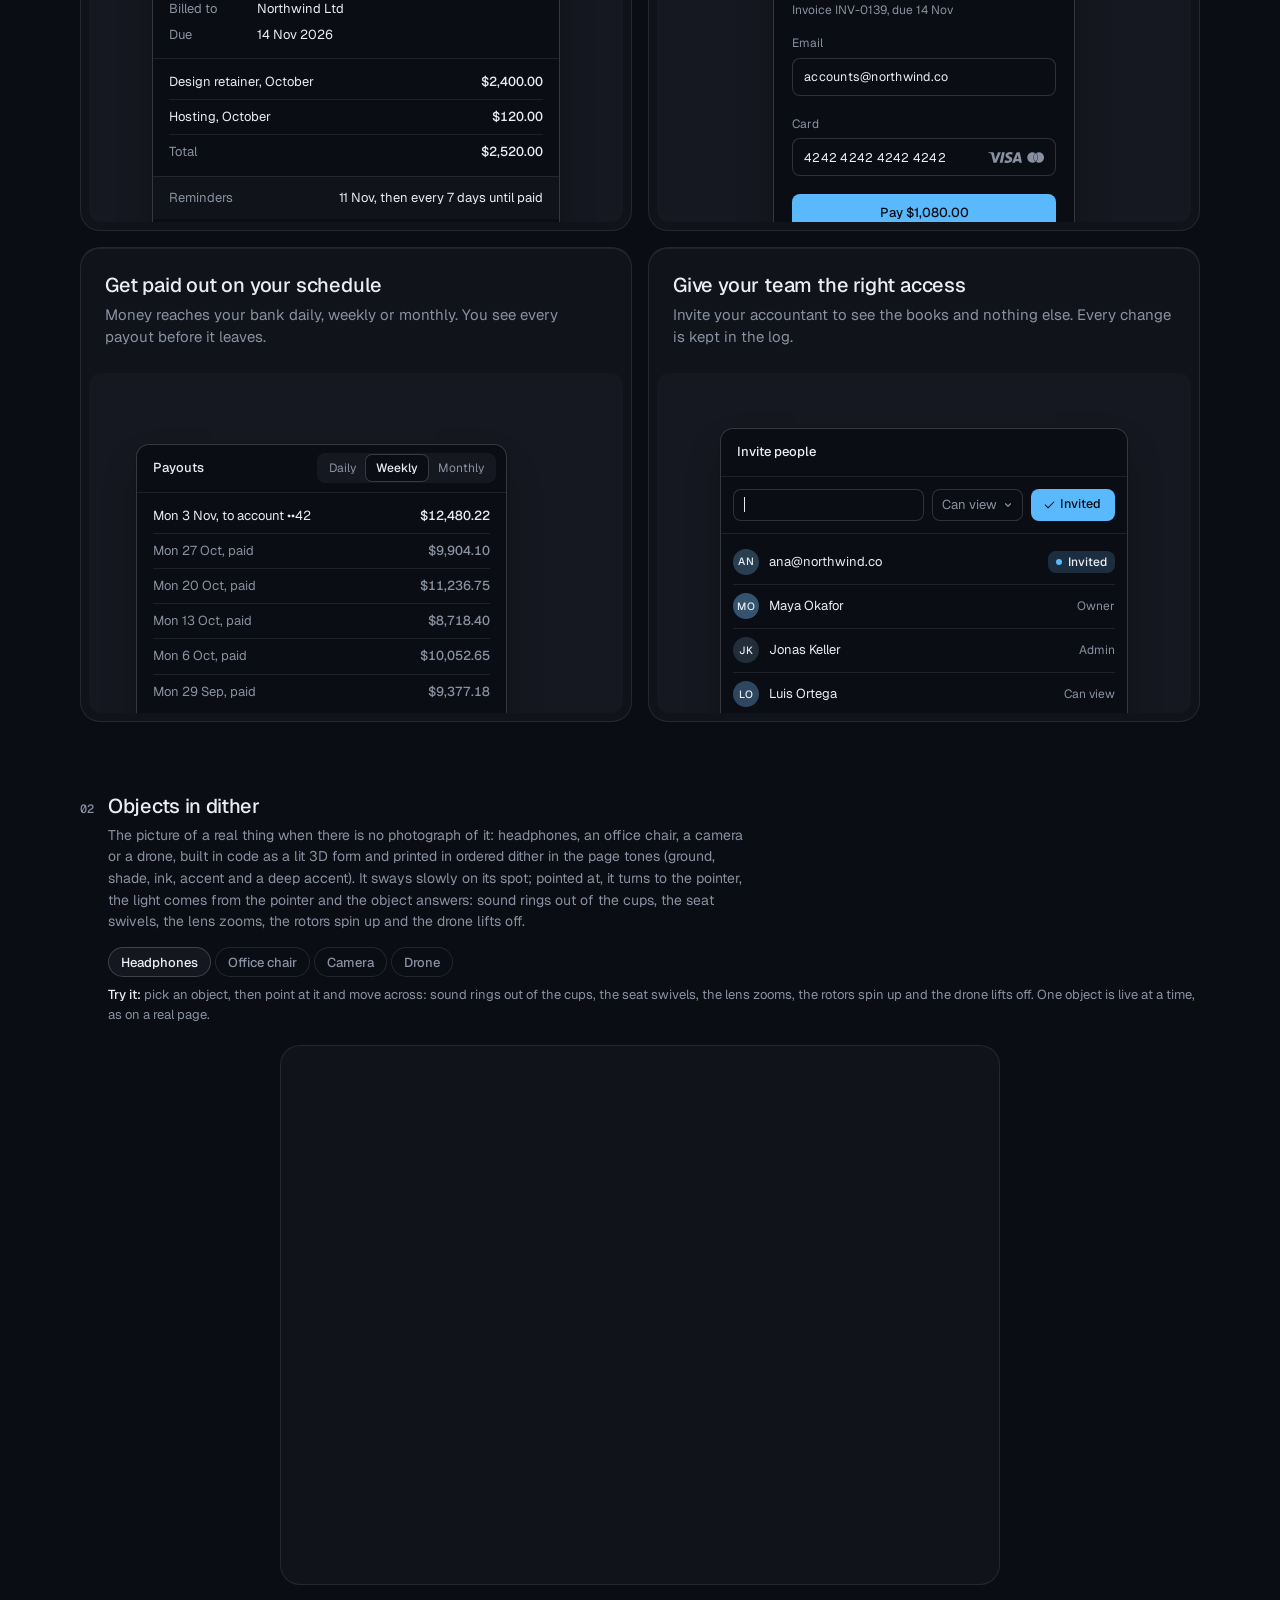
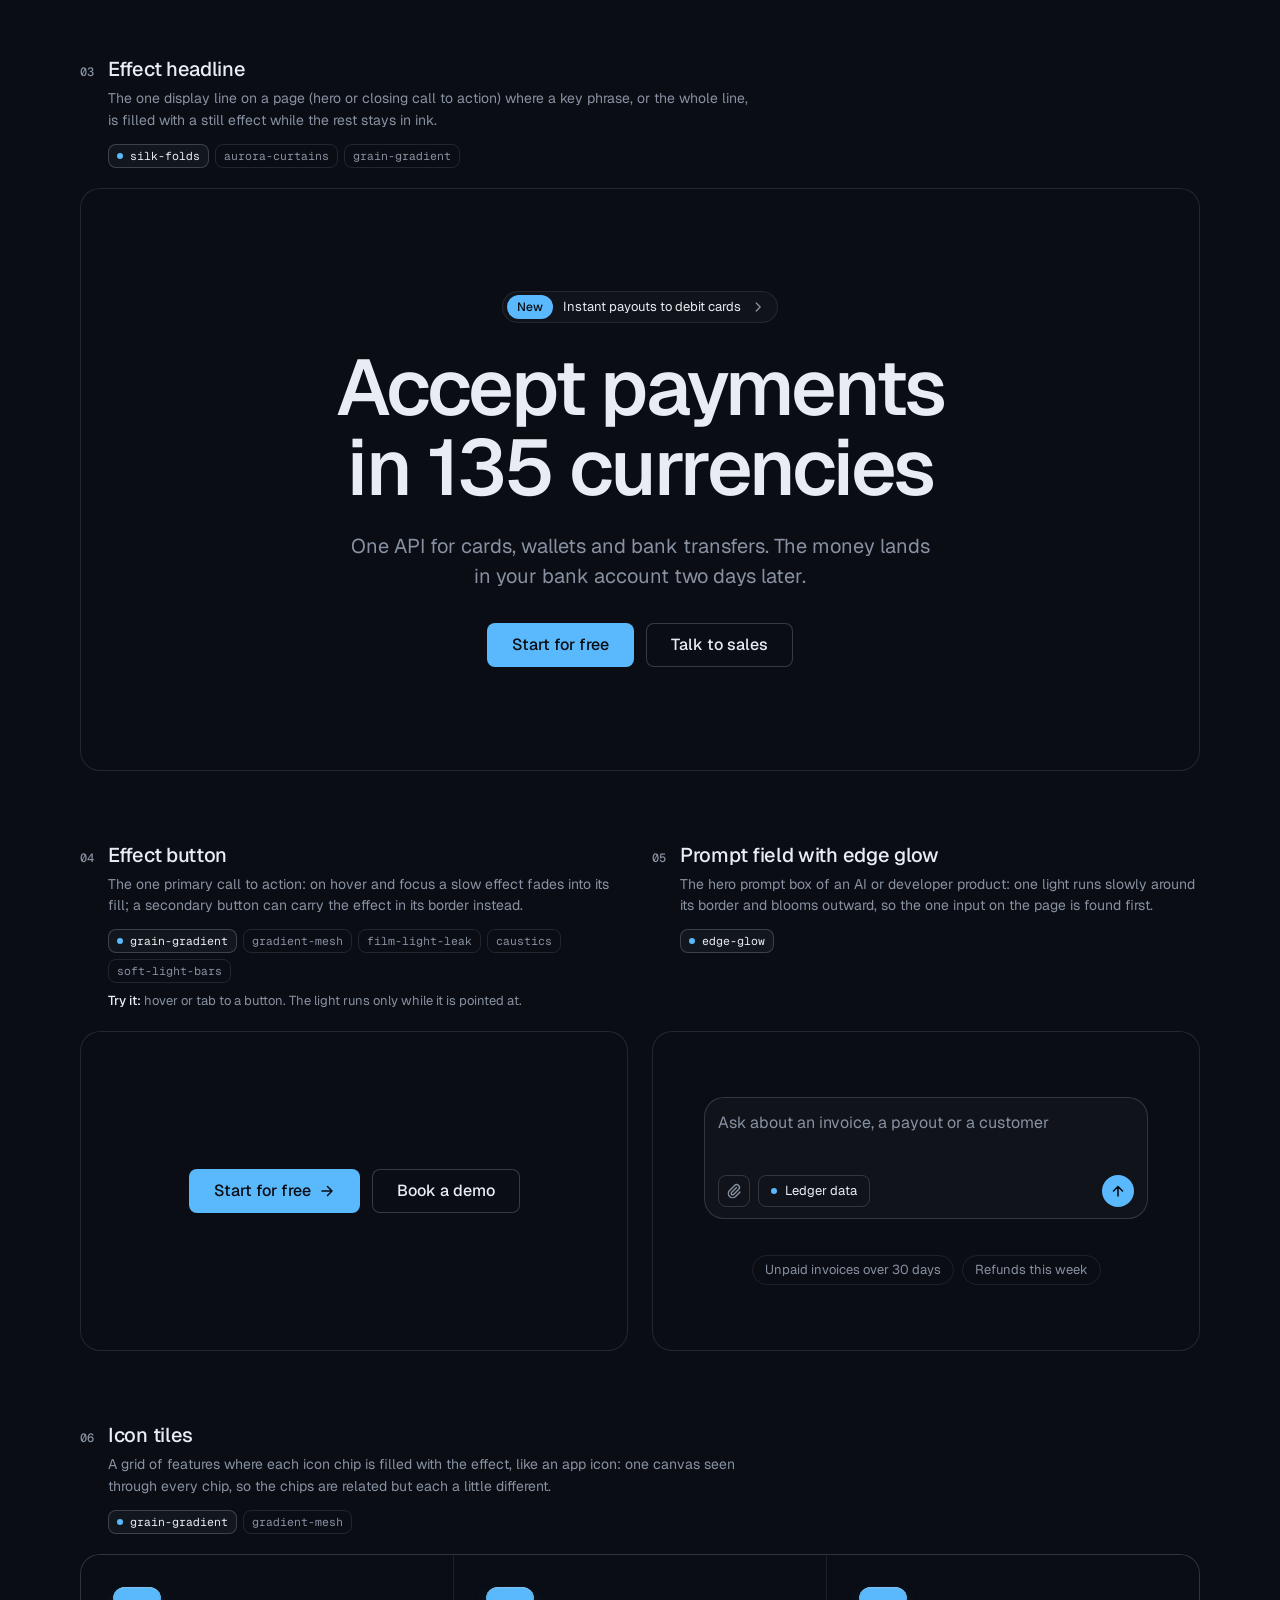
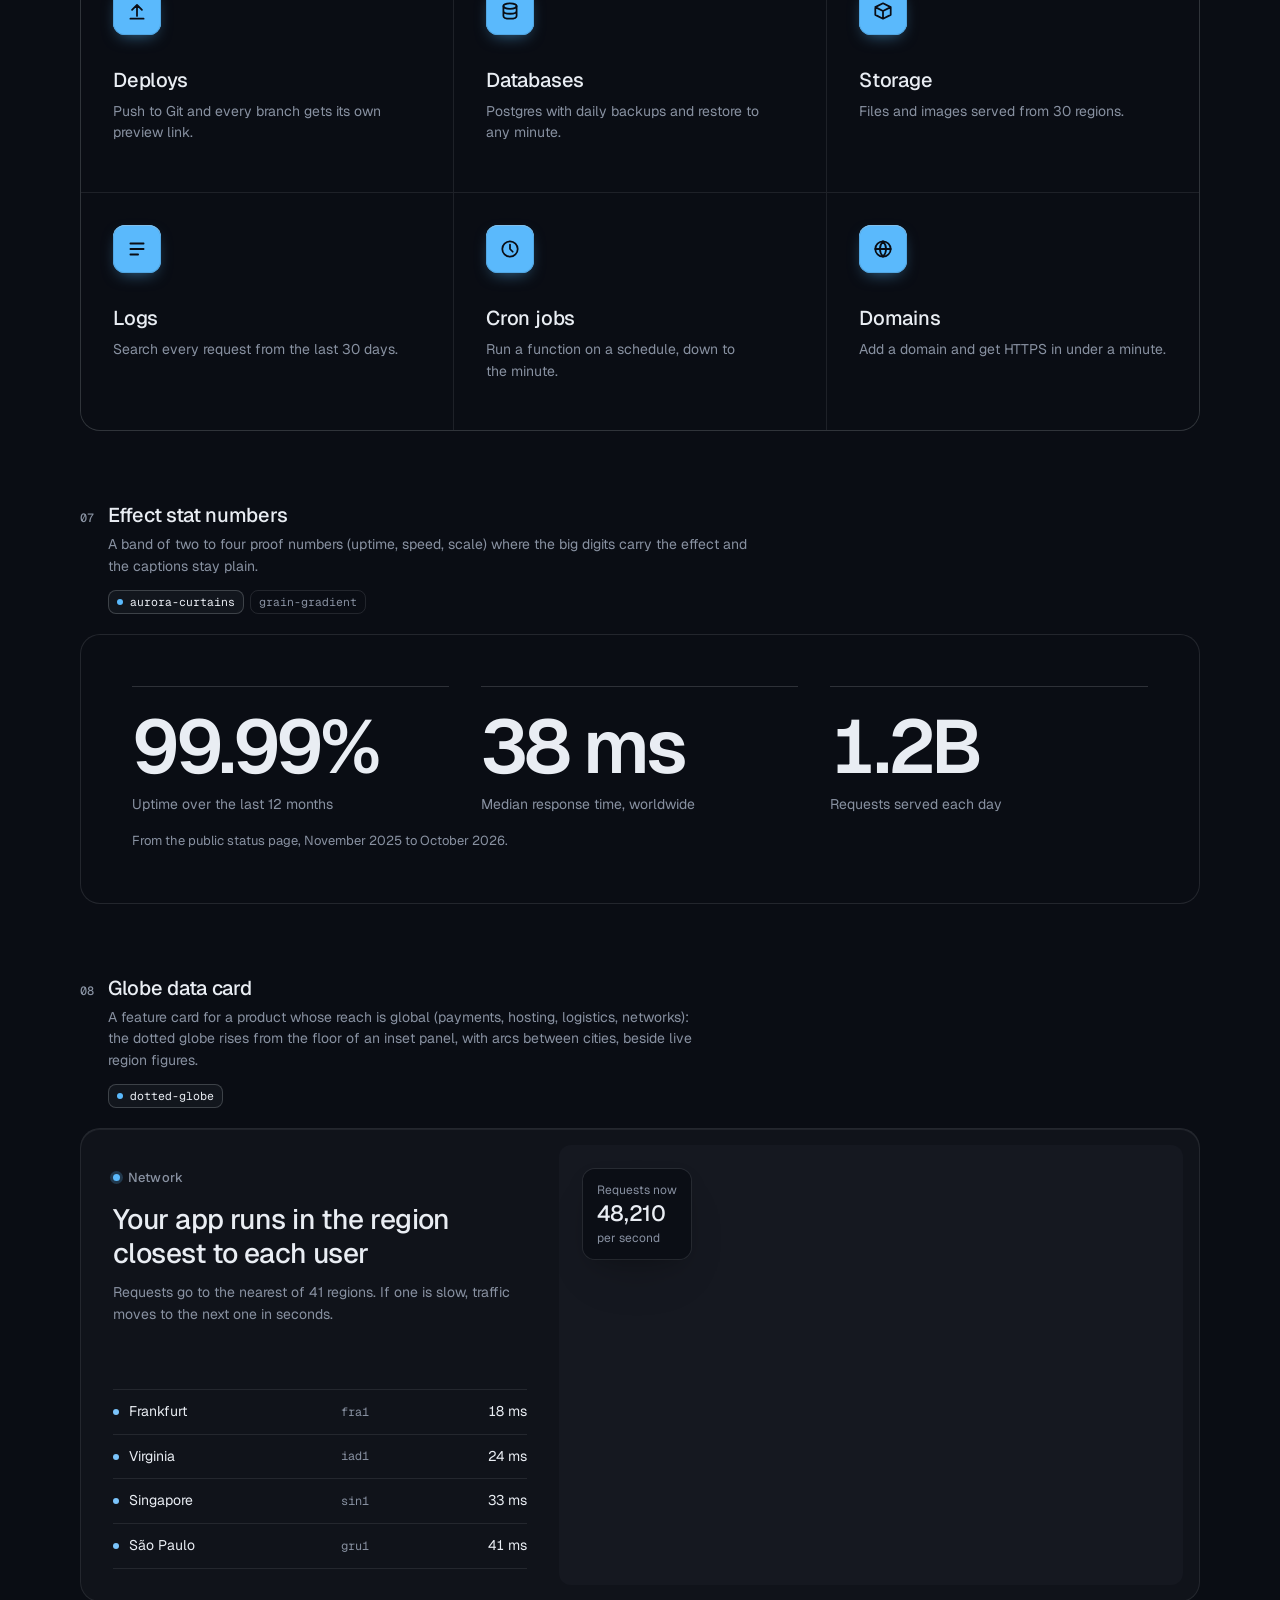
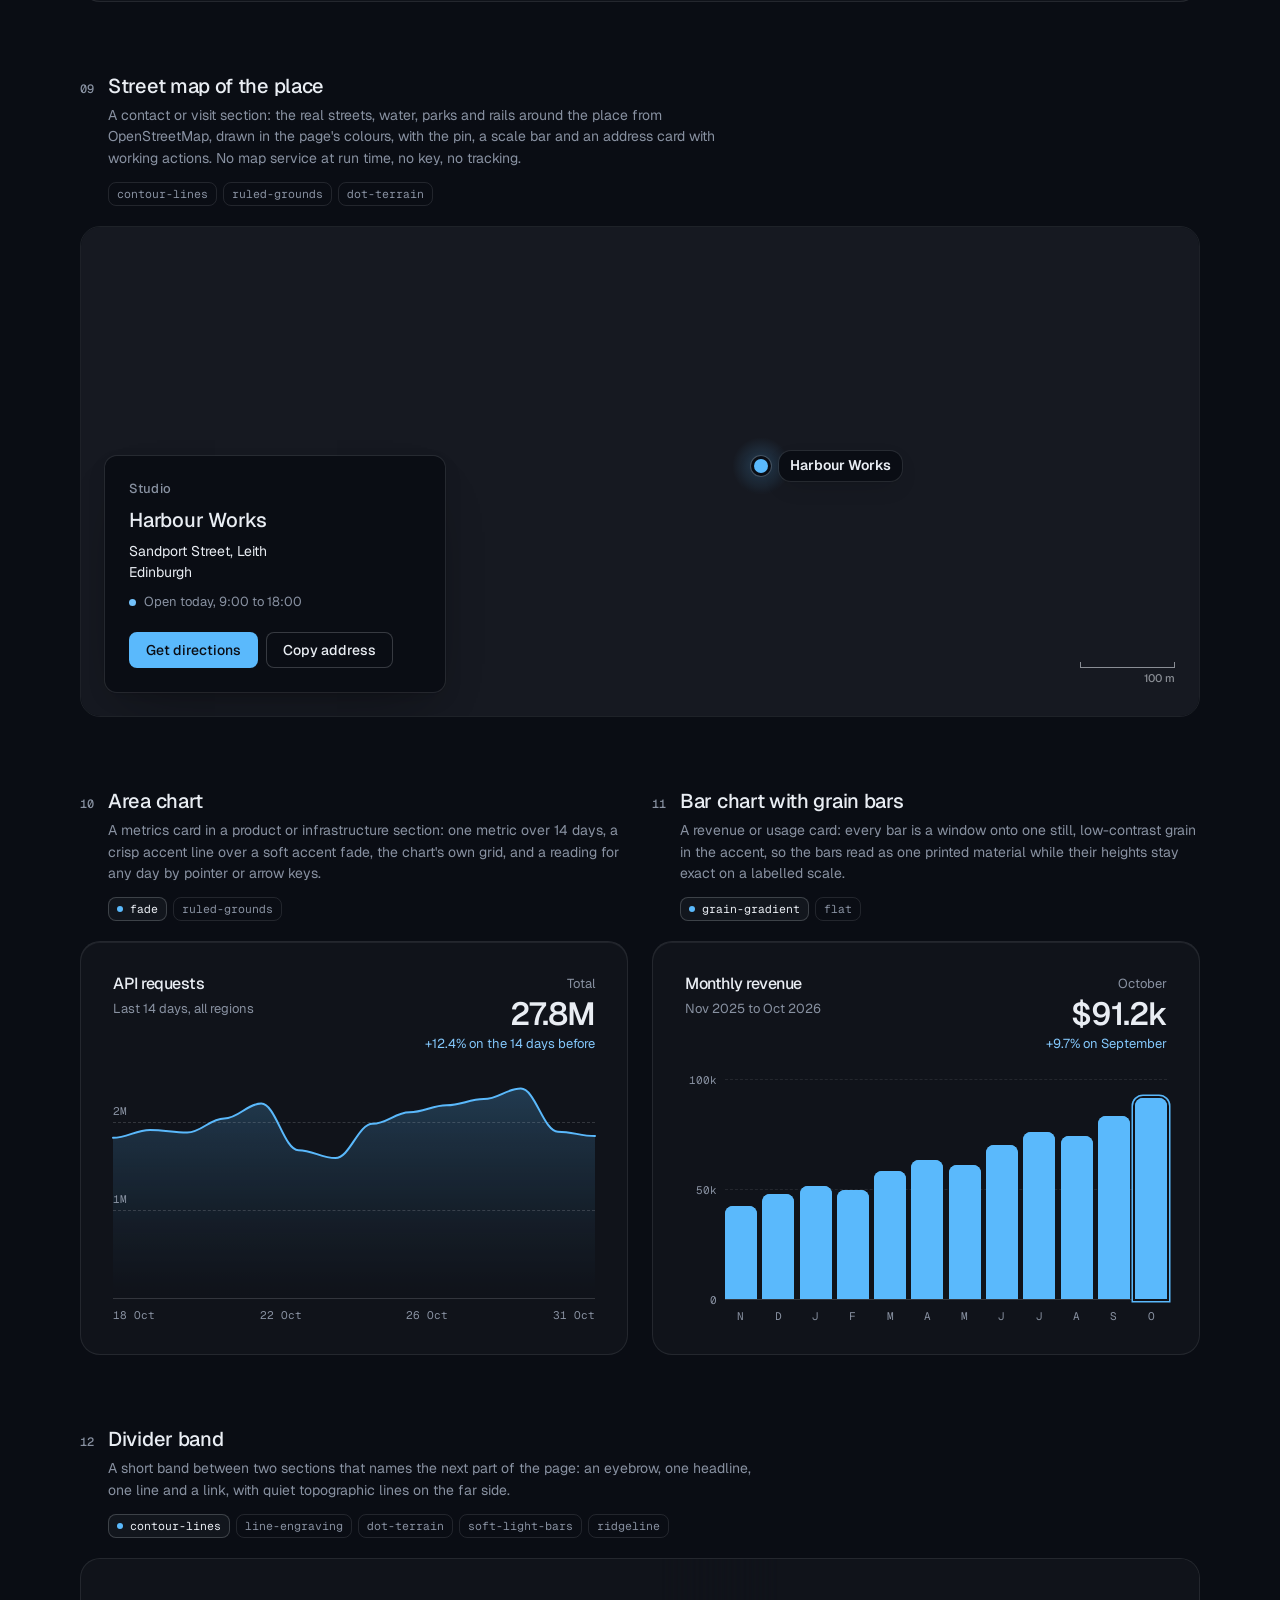
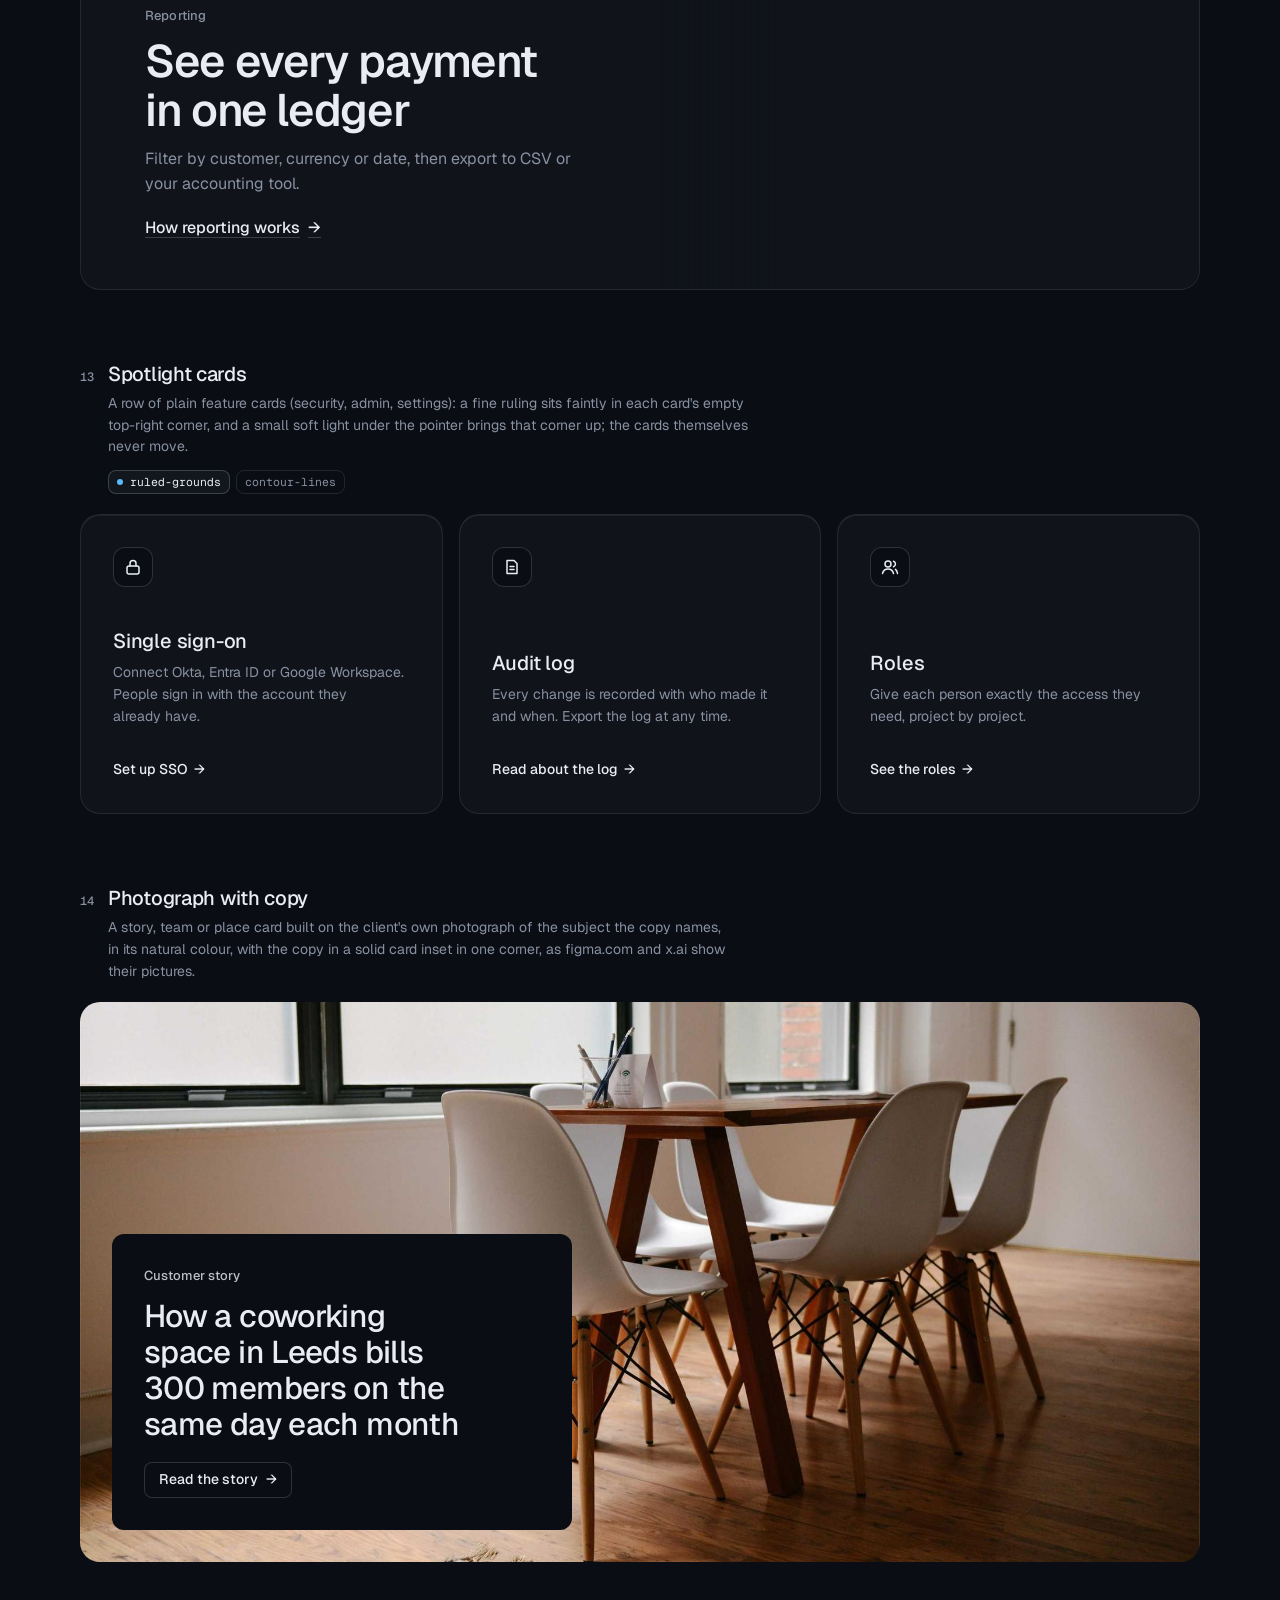
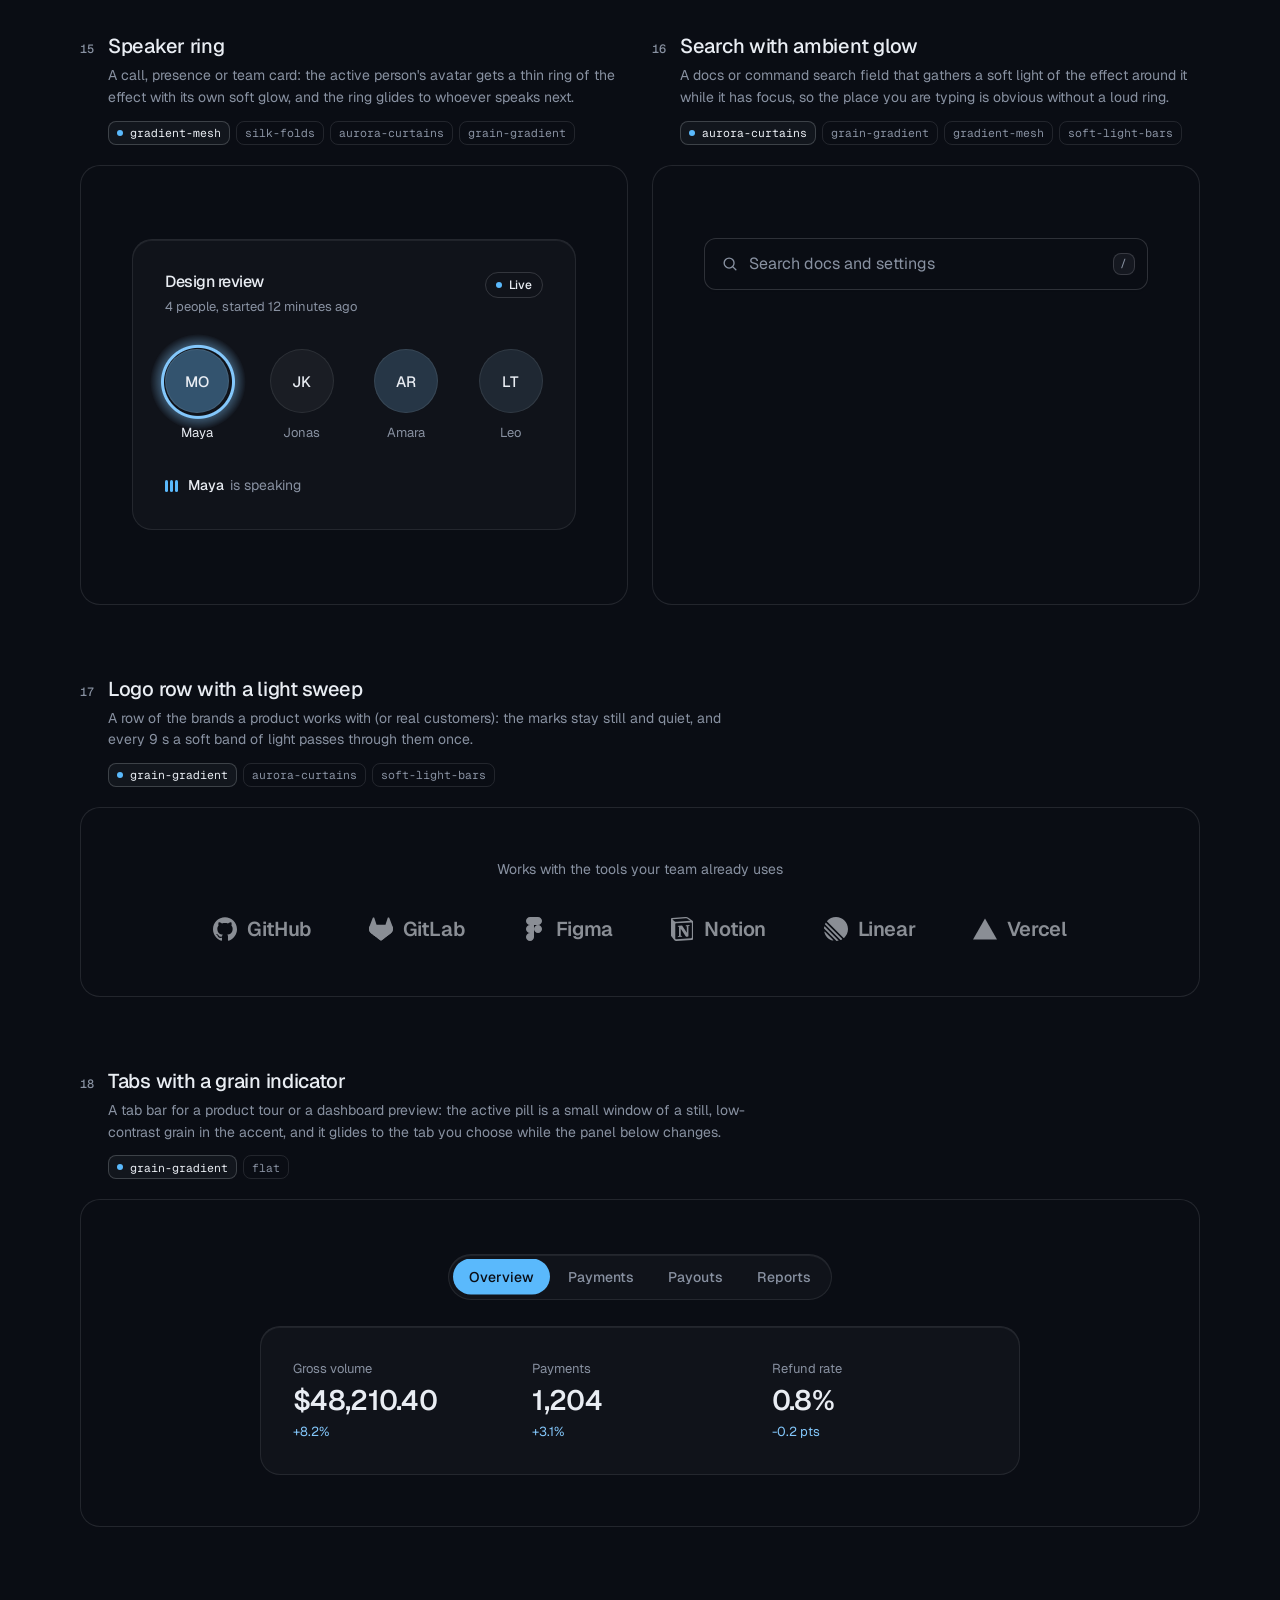
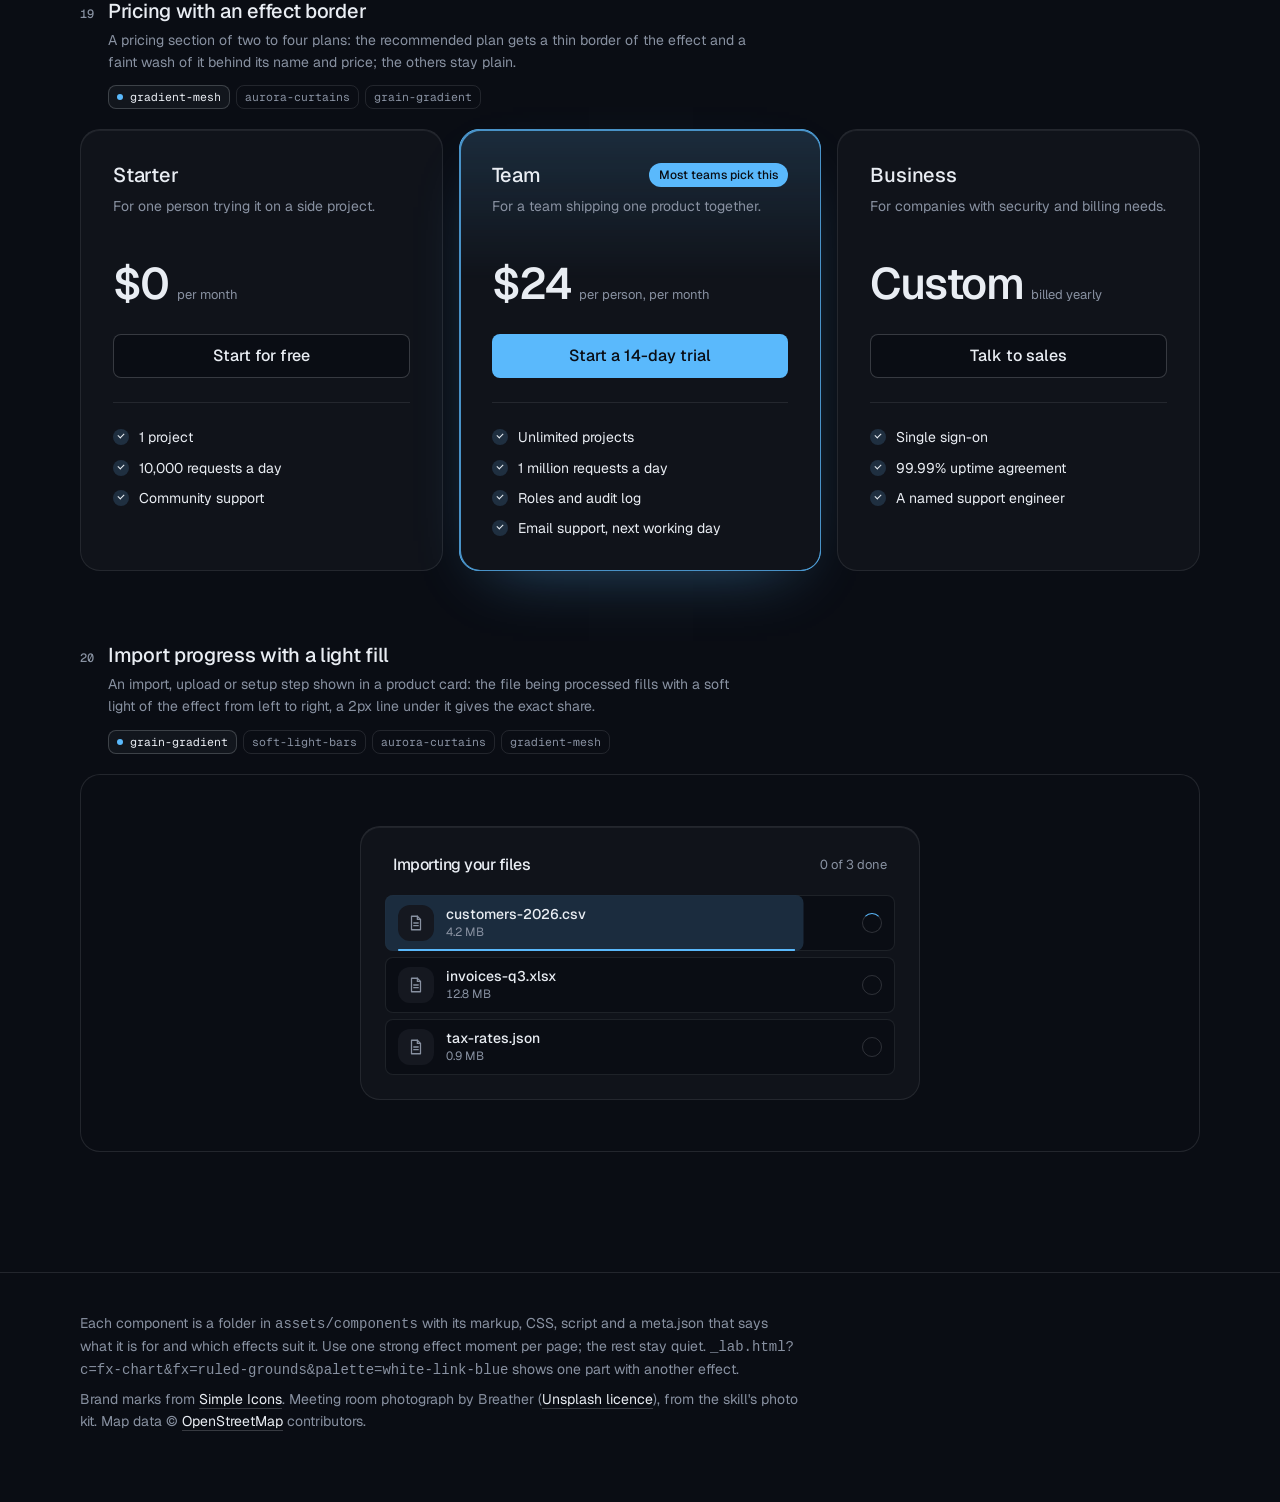
<file: .claude/skills/design-taste-frontend/assets/components/index.html>
<!doctype html>
<html lang="en" data-radius="soft">
<head>
<script>window.__tpGlMax = 16;   /* a gallery shows many live effects at once; a page of a site keeps the default 4 (fx.js) */</script>
<meta charset="utf-8">
<meta name="viewport" content="width=device-width, initial-scale=1">
<title>Effect components</title>
<link rel="preconnect" href="https://fonts.googleapis.com">
<link rel="preconnect" href="https://fonts.gstatic.com" crossorigin>
<link href="https://fonts.googleapis.com/css2?family=Geist:wght@100..900&family=Geist+Mono:wght@400..600&display=swap" rel="stylesheet">
<link rel="stylesheet" href="../system.css">
<link rel="stylesheet" href="./base.css">
<style>
  :root {
    --font-display: "Geist", system-ui, sans-serif;
    --font-text: "Geist", system-ui, sans-serif;
    --font-mono: "Geist Mono", ui-monospace, monospace;
    --display-weight: 560;
    --display-tracking: -0.03em;
    --container: 1200px;
  }
  body { min-height: 100vh; }
  .top {
    position: sticky; top: 0; z-index: 50; height: 64px; background: var(--bg);
    border-bottom: 1px solid var(--line);
  }
  .top .container { height: 100%; display: flex; align-items: center; justify-content: space-between; gap: 16px; }
  .brand { display: flex; align-items: center; gap: 10px; font-weight: 560; letter-spacing: -0.01em; }
  .brand small { font: 400 13px/1 var(--font-mono); color: var(--muted); }
  .top nav { display: flex; align-items: center; gap: 20px; }
  .top nav a.link { font-size: 14px; }
  .swatches { display: flex; gap: 4px; padding: 3px; border: 1px solid var(--line); border-radius: 999px; background: var(--bg); }
  .swatches button {
    width: 30px; height: 30px; border-radius: 999px; border: 0; padding: 0; cursor: pointer; position: relative;
    background: var(--sw-bg);
  }
  .swatches button::after {
    content: ""; position: absolute; inset: 9px; border-radius: 999px; background: var(--sw-accent);
    box-shadow: 0 0 0 1px color-mix(in oklab, var(--sw-ink) 25%, transparent);
  }
  .swatches button[aria-pressed="true"] { box-shadow: 0 0 0 2px var(--ink); }
  .swatches button:focus-visible { outline-offset: 3px; }

  .intro { padding-block: 64px 40px; display: grid; grid-template-columns: minmax(0, 6fr) minmax(0, 6fr); gap: 48px; align-items: end; }
  .intro h1 { font-size: clamp(34px, 2.2vw + 18px, 52px); line-height: 1.05; max-width: 15ch; }
  .intro p { margin-top: 16px; color: var(--muted); font-size: var(--t-body); line-height: 1.55; max-width: 52ch; }
  .index { display: flex; flex-wrap: wrap; gap: 6px; justify-content: flex-start; }
  @media (max-width: 1023px) { .intro { grid-template-columns: minmax(0, 1fr); gap: 28px; } }
  .index a {
    display: inline-flex; align-items: center; gap: 8px; height: 30px; padding: 0 11px; border-radius: 999px;
    border: 1px solid var(--line); font-size: 13px; color: var(--ink);
    transition: border-color var(--dur) var(--ease), background-color var(--dur) var(--ease);
  }
  .index a span { font-family: var(--font-mono); font-size: 11px; color: var(--muted); }
  .index a:hover { border-color: var(--line-strong); background: color-mix(in oklab, var(--ink) 4%, var(--bg)); }

  /* every part spans two rows of the list (its notes, its stage) as a subgrid, so the two parts of a
     half-width pair share one notes height and one stage height: their stages start and end level */
  .list { display: grid; grid-template-columns: repeat(2, minmax(0, 1fr)); column-gap: 24px; row-gap: 0; padding-bottom: 120px; }
  .sc { grid-column: 1 / -1; grid-row: span 2; display: grid; grid-template-rows: subgrid; row-gap: 20px; min-width: 0; scroll-margin-top: 88px; padding-top: 72px; }
  .sc:first-child { padding-top: 0; }
  .sc.is-half { grid-column: auto; }
  .sc.is-half .sc__stage:not(.is-center) { display: grid; }
  .sc__meta { display: grid; grid-template-columns: auto 1fr; column-gap: 14px; row-gap: 6px; align-items: baseline; align-content: start; }
  .sc__note { grid-column: 2; margin: 2px 0 0; font-size: 13px; color: var(--muted); }
  .sc__note::before { content: "Try it: "; color: var(--ink); font-weight: 500; }
  .sc__no { font: 500 12px/1 var(--font-mono); color: var(--muted); padding-top: 2px; }
  .sc__name { font: 500 20px/1.25 var(--font-text); letter-spacing: -0.015em; margin: 0; }
  .sc__for { grid-column: 2; color: var(--muted); font-size: 14px; line-height: 1.55; max-width: 72ch; margin: 0; }
  .sc__fx { grid-column: 2; display: flex; flex-wrap: wrap; gap: 6px; margin-top: 6px; }
  .sc__fx li {
    font: 400 11.5px/1 var(--font-mono); color: var(--muted); height: 24px; display: inline-flex; align-items: center;
    padding: 0 8px; border-radius: var(--r-sm); border: 1px solid var(--line);
  }
  .sc__fx li.is-on { color: var(--ink); border-color: var(--line-strong); background: color-mix(in oklab, var(--ink) 5%, var(--bg)); }
  .sc__fx li.is-on::before { content: ""; width: 6px; height: 6px; border-radius: 99px; background: var(--accent); margin-right: 7px; }
  .sc__stage {
    position: relative; min-width: 0; border: 1px solid var(--line); border-radius: var(--r-lg);
    padding: clamp(20px, 4vw, 56px); background: var(--bg);
  }
  .sc__stage.is-tall { padding-block: clamp(56px, 8vw, 120px); }
  .sc__stage.is-flush { padding: 0; border: 0; }
  .sc__stage.is-center { display: grid; place-items: center; min-height: 320px; }
  /* one object, at a size a page would give it */
  #fx-dither-object .sc__stage { display: grid; justify-items: center; }
  #fx-dither-object .cx-obj { width: min(100%, 720px); }
  .sc__pick { grid-column: 2; display: flex; flex-wrap: wrap; gap: 4px; margin-top: 8px; }
  .sc__pick button {
    height: 30px; padding: 0 12px; border-radius: 999px; border: 1px solid var(--line); background: var(--bg);
    font: 500 13px/1 var(--font-text); color: var(--muted); cursor: pointer;
  }
  .sc__pick button:hover { color: var(--ink); border-color: var(--line-strong); }
  .sc__pick button[aria-pressed="true"] { color: var(--ink); border-color: var(--line-strong); background: color-mix(in oklab, var(--ink) 6%, var(--bg)); }
  /* the search list opens below its field: leave it room inside the frame */
  #fx-search .sc__stage { min-height: 440px; place-items: start center; padding-top: 72px; }
  .sc__stage:empty::after { content: "Loading"; color: var(--muted); font-size: 13px; }

  .foot { border-top: 1px solid var(--line); padding: 40px 0 64px; color: var(--muted); font-size: 14px; }
  .foot p { max-width: 80ch; margin: 0 0 8px; }
  .foot a { color: var(--ink); text-decoration: underline; text-decoration-color: var(--line-strong); text-underline-offset: 4px; }

  @media (max-width: 899px) {
    .list { grid-template-columns: minmax(0, 1fr); }
    .sc.is-half { grid-column: 1 / -1; }
    .top nav a.link { display: none; }
  }
  @media (max-width: 639px) {
    .intro { padding-block: 48px 32px; }
    .sc { padding-top: 48px; }
    .sc__meta { grid-template-columns: 1fr; }
    .sc__no { display: none; }
    .sc__for, .sc__fx, .sc__note, .sc__pick { grid-column: 1; }
    .sc__stage.is-center { min-height: 240px; }
    .brand small { display: none; }
  }
</style>
</head>
<body>
<header class="top">
  <div class="container">
    <div class="brand">Effect components <small id="count"></small></div>
    <nav aria-label="Palette and links">
      <a class="link" href="../effects/gallery.html">Effects library</a>
      <div class="swatches" id="swatches" role="group" aria-label="Page palette"></div>
    </nav>
  </div>
</header>

<main>
  <section class="intro container">
    <div>
      <h1>Effects as parts of the page, not only behind it</h1>
      <p id="lede">Feature cards, real objects drawn in dither, type, numbers, buttons, borders, icons, a street map of the real place, a globe, charts and a photograph in its own colours. Every part takes its colours from the page palette: switch it at the top right. Parts that loop have a pause button.</p>
    </div>
    <nav class="index" id="index" aria-label="Components"></nav>
  </section>
  <div class="container list" id="list"></div>
</main>

<footer class="foot">
  <div class="container">
    <p>Each component is a folder in <code>assets/components</code> with its markup, CSS, script and a meta.json that says what it is for and which effects suit it. Use one strong effect moment per page; the rest stay quiet. <code>_lab.html?c=fx-chart&amp;fx=ruled-grounds&amp;palette=white-link-blue</code> shows one part with another effect.</p>
    <p>Brand marks from <a href="https://simpleicons.org/">Simple Icons</a>. Meeting room photograph by Breather (<a href="https://unsplash.com/photos/DEdM9Vs6s8w">Unsplash licence</a>), from the skill's photo kit. Map data © <a href="https://www.openstreetmap.org/copyright">OpenStreetMap</a> contributors.</p>
  </div>
</footer>

<script type="module">
  import fx from '../effects/fx.js';

  // component id, layout and stage style, in page order
  const COMPONENTS = [
    { id: 'fx-feature-card', stage: 'is-flush' },
    { id: 'fx-dither-object', stage: 'is-flush', note: 'pick an object, then point at it and move across: sound rings out of the cups, the seat swivels, the lens zooms, the rotors spin up and the drone lifts off. One object is live at a time, as on a real page.' },
    { id: 'fx-headline', stage: 'is-tall' },
    { id: 'fx-button', half: true, stage: 'is-center', note: 'hover or tab to a button. The light runs only while it is pointed at.' },
    { id: 'fx-prompt', half: true, stage: 'is-center' },
    { id: 'fx-icon-tiles', stage: 'is-flush' },
    { id: 'fx-stat' },
    { id: 'fx-globe', stage: 'is-flush' },
    { id: 'fx-map', stage: 'is-flush' },
    { id: 'fx-chart', half: true, stage: 'is-flush' },
    { id: 'fx-bars', half: true, stage: 'is-flush' },
    { id: 'fx-band', stage: 'is-flush' },
    { id: 'fx-spotlight', stage: 'is-flush' },
    { id: 'fx-photo', stage: 'is-flush' },
    { id: 'fx-avatar', half: true, stage: 'is-center' },
    { id: 'fx-search', half: true, stage: 'is-center' },
    { id: 'fx-logos' },
    { id: 'fx-tabs' },
    { id: 'fx-pricing', stage: 'is-flush' },
    { id: 'fx-progress', stage: 'is-center' },
  ];

  const PALETTES = [
    { id: 'blue-black-cornflower', name: 'Night, cornflower', bg: '#0a0d14', surface: '#131824', ink: '#e9edf3', muted: '#8891a1', accent: '#5ab9fc', accentInk: '#0a0d14' },
    { id: 'graphite-safety-orange', name: 'Graphite, orange', bg: '#18191b', surface: '#222427', ink: '#eff0f1', muted: '#9c9ea3', accent: '#ff4a1f', accentInk: '#18191b' },
    { id: 'white-link-blue', name: 'White, blue', bg: '#ffffff', surface: '#f4f4f4', ink: '#111111', muted: '#6b6b6b', accent: '#1a4be0', accentInk: '#ffffff' },
    { id: 'moss-sand', name: 'Sand, moss', bg: '#ddd6c6', surface: '#d2cab8', ink: '#2a2a26', muted: '#59574e', accent: '#4f6238', accentInk: '#ffffff' },
    { id: 'cobalt-field', name: 'Cobalt field', bg: '#0034eb', surface: '#002fd6', ink: '#ffffff', muted: '#dfe4f2', accent: '#e9e34a', accentInk: '#111111' },
  ];

  const q = new URLSearchParams(location.search);
  if (q.has('time')) fx.setClock(+q.get('time'));
  if (q.has('fallback')) fx.config.forceFallback = true;
  const only = q.get('only') ? q.get('only').split(',') : null;
  const list = document.getElementById('list');
  const index = document.getElementById('index');
  const swatches = document.getElementById('swatches');

  /*
    The budget: a laptop's integrated GPU shares its memory with everything else, so this page never
    holds more than 4 live WebGL contexts. A part is started when it comes near the viewport and
    destroyed when it leaves it; still parts draw once and free their context; fx.js frees any idle
    off-screen context past 4. liveGL() counts the contexts that are open right now.
  */
  fx.config.maxLive = 4;
  const contexts = new Set();
  let peakGL = 0;
  const getContext = HTMLCanvasElement.prototype.getContext;
  HTMLCanvasElement.prototype.getContext = function (type, ...rest) {
    const c = getContext.call(this, type, ...rest);
    if (c && /webgl/i.test(type) && !contexts.has(c)) { contexts.add(c); peakGL = Math.max(peakGL, liveGL()); }
    return c;
  };
  function liveGL() {
    for (const c of contexts) if (c.isContextLost()) contexts.delete(c);
    return contexts.size;
  }

  // the dither object: one live at a time, switched here (a real page shows one object)
  const OBJECTS = {
    headphones: ['Headphones', 'Over-ear, wireless'],
    chair: ['Office chair', 'Swivel seat on five castors'],
    camera: ['Camera', 'Mirrorless, with a zoom lens'],
    drone: ['Drone', 'Four rotors and a camera'],
  };
  let object = OBJECTS[q.get('object')] ? q.get('object') : 'headphones';
  // print (ordered dither, the default) or studio (a smooth shaded render: no picker until it is anti-aliased; ?render=studio)
  let render = q.get('render') === 'studio' ? 'studio' : 'print';

  function applyPalette(p) {
    const c = fx.color;
    const action = c.contrast(p.accent, p.bg) >= 2.2 ? p.accent : p.ink;
    const actionInk = action === p.accent ? p.accentInk : p.bg;
    const s = document.documentElement.style;
    const set = (k, v) => s.setProperty(k, v);
    set('--p-bg', p.bg); set('--p-surface', p.surface); set('--p-ink', p.ink); set('--p-muted', p.muted);
    set('--p-accent', p.accent); set('--p-accent-ink', p.accentInk); set('--p-action', action); set('--p-action-ink', actionInk);
    document.documentElement.style.colorScheme = c.isDark(p.bg) ? 'dark' : 'light';
    for (const b of swatches.children) b.setAttribute('aria-pressed', String(b.dataset.id === p.id));
  }

  async function load(entry) {
    const base = `./${entry.id}/`;
    const [meta, html, mod] = await Promise.all([
      fetch(base + 'meta.json').then(r => (r.ok ? r.json() : null)),
      fetch(base + 'component.html').then(r => (r.ok ? r.text() : null)),
      import(base + 'component.js').catch(err => { console.warn(entry.id, err); return null; }),
    ]).catch(() => [null, null, null]);
    if (!meta || !html || !mod) return null;
    const link = document.createElement('link');
    link.rel = 'stylesheet';
    link.href = base + 'component.css';
    document.head.append(link);
    await new Promise(r => { link.onload = link.onerror = r; });
    return { ...entry, meta, html, mod };
  }

  function section(e, n) {
    const s = document.createElement('section');
    s.className = 'sc' + (e.half ? ' is-half' : '');
    s.id = e.id;
    const fxList = (e.meta.effects || []).map(id => `<li class="${id === e.meta.default ? 'is-on' : ''}">${id}</li>`).join('');
    const pick = e.id === 'fx-dither-object'
      ? `<div class="sc__pick" role="group" aria-label="Object">${Object.keys(OBJECTS).map(k => `<button type="button" data-object="${k}" aria-pressed="${k === object}">${OBJECTS[k][0]}</button>`).join('')}</div>`
      : '';
    s.innerHTML = `
      <div class="sc__meta">
        <span class="sc__no">${String(n).padStart(2, '0')}</span>
        <h2 class="sc__name">${e.meta.name}</h2>
        <p class="sc__for">${e.meta.for}</p>
        ${fxList ? `<ul class="sc__fx" aria-label="Effects that suit it">${fxList}</ul>` : ''}
        ${pick}
        ${e.note ? `<p class="sc__note">${e.note}</p>` : ''}
      </div>
      <div class="sc__stage ${e.stage || ''}"></div>`;
    return s;
  }

  // the markup is placed at once (the page keeps its full height); the scripts run only near the viewport
  function markup(e) {
    const stage = e.section.querySelector('.sc__stage');
    stage.innerHTML = e.html;
    if (e.id === 'fx-dither-object') {
      const fig = stage.querySelector('.cx-obj');
      fig.dataset.cxObject = object;
      if (render === 'studio') fig.dataset.cxRender = 'studio'; else delete fig.dataset.cxRender;
      fig.querySelector('.cx-obj__stage').removeAttribute('aria-label');
    }
    return stage;
  }
  function start(e) {
    if (e.ctrl) return;
    const stage = markup(e);
    try { e.ctrl = e.mod.default(stage.firstElementChild || stage) || { destroy() {} }; } catch (err) { console.error(e.id, err); e.ctrl = { destroy() {} }; }
  }
  function stop(e) {
    if (!e.ctrl) return;
    try { e.ctrl.destroy?.(); } catch (err) { console.warn(e.id, err); }
    fx.unmountAll(e.section);
    e.ctrl = null;
  }

  function setPalette(p, entries) {
    entries.forEach(stop);
    applyPalette(p);
    try { localStorage.setItem('cx-palette', p.id); } catch (_) {}
    requestAnimationFrame(() => entries.forEach(e => (e.near ? start(e) : markup(e))));
  }

  let saved = null;
  try { saved = localStorage.getItem('cx-palette'); } catch (_) {}
  const first = PALETTES.find(p => p.id === q.get('palette')) || PALETTES.find(p => p.id === saved) || PALETTES[0];
  for (const p of PALETTES) {
    const b = document.createElement('button');
    b.type = 'button';
    b.dataset.id = p.id;
    b.title = p.name;
    b.setAttribute('aria-label', p.name);
    b.style.setProperty('--sw-bg', p.bg);
    b.style.setProperty('--sw-accent', p.accent);
    b.style.setProperty('--sw-ink', p.ink);
    swatches.append(b);
  }
  applyPalette(first);

  const wanted = COMPONENTS.filter(c => !only || only.includes(c.id));
  const entries = (await Promise.all(wanted.map(load))).filter(Boolean);
  document.getElementById('count').textContent = `${entries.length} parts`;
  entries.forEach((e, i) => {
    e.section = section(e, i + 1);
    list.append(e.section);
    markup(e);
    const a = document.createElement('a');
    a.href = '#' + e.id;
    a.innerHTML = `<span>${String(i + 1).padStart(2, '0')}</span>${e.meta.name}`;
    index.append(a);
  });
  await document.fonts.ready;
  const near = new IntersectionObserver(seen => {
    for (const en of seen) {
      const e = entries.find(x => x.section === en.target);
      if (!e) continue;
      e.near = en.isIntersecting;
      if (e.near) start(e); else stop(e);
    }
  }, { rootMargin: '10% 0px' });
  entries.forEach(e => near.observe(e.section));
  setTimeout(() => { document.documentElement.dataset.ready = '1'; }, 1500);

  swatches.addEventListener('click', ev => {
    const b = ev.target.closest('button');
    if (!b) return;
    const p = PALETTES.find(x => x.id === b.dataset.id);
    if (p) setPalette(p, entries);
  });
  list.addEventListener('click', ev => {
    const b = ev.target.closest('[data-object], [data-render]');
    if (!b || !(OBJECTS[b.dataset.object] || b.dataset.render)) return;
    if (b.dataset.render) render = b.dataset.render; else object = b.dataset.object;
    b.parentElement.querySelectorAll('button').forEach(x => x.setAttribute('aria-pressed', String(x === b)));
    const e = entries.find(x => x.id === 'fx-dither-object');
    stop(e);
    if (e.near) start(e); else markup(e);
  });
  window.__cx = {
    entries,
    setPalette: id => setPalette(PALETTES.find(p => p.id === id), entries),
    setObject: k => list.querySelector(`[data-object="${k}"]`)?.click(),
    gl: () => ({ live: liveGL(), peak: peakGL, started: entries.filter(e => e.ctrl).map(e => e.id) }),
  };
</script>

</body>
</html>
</file>
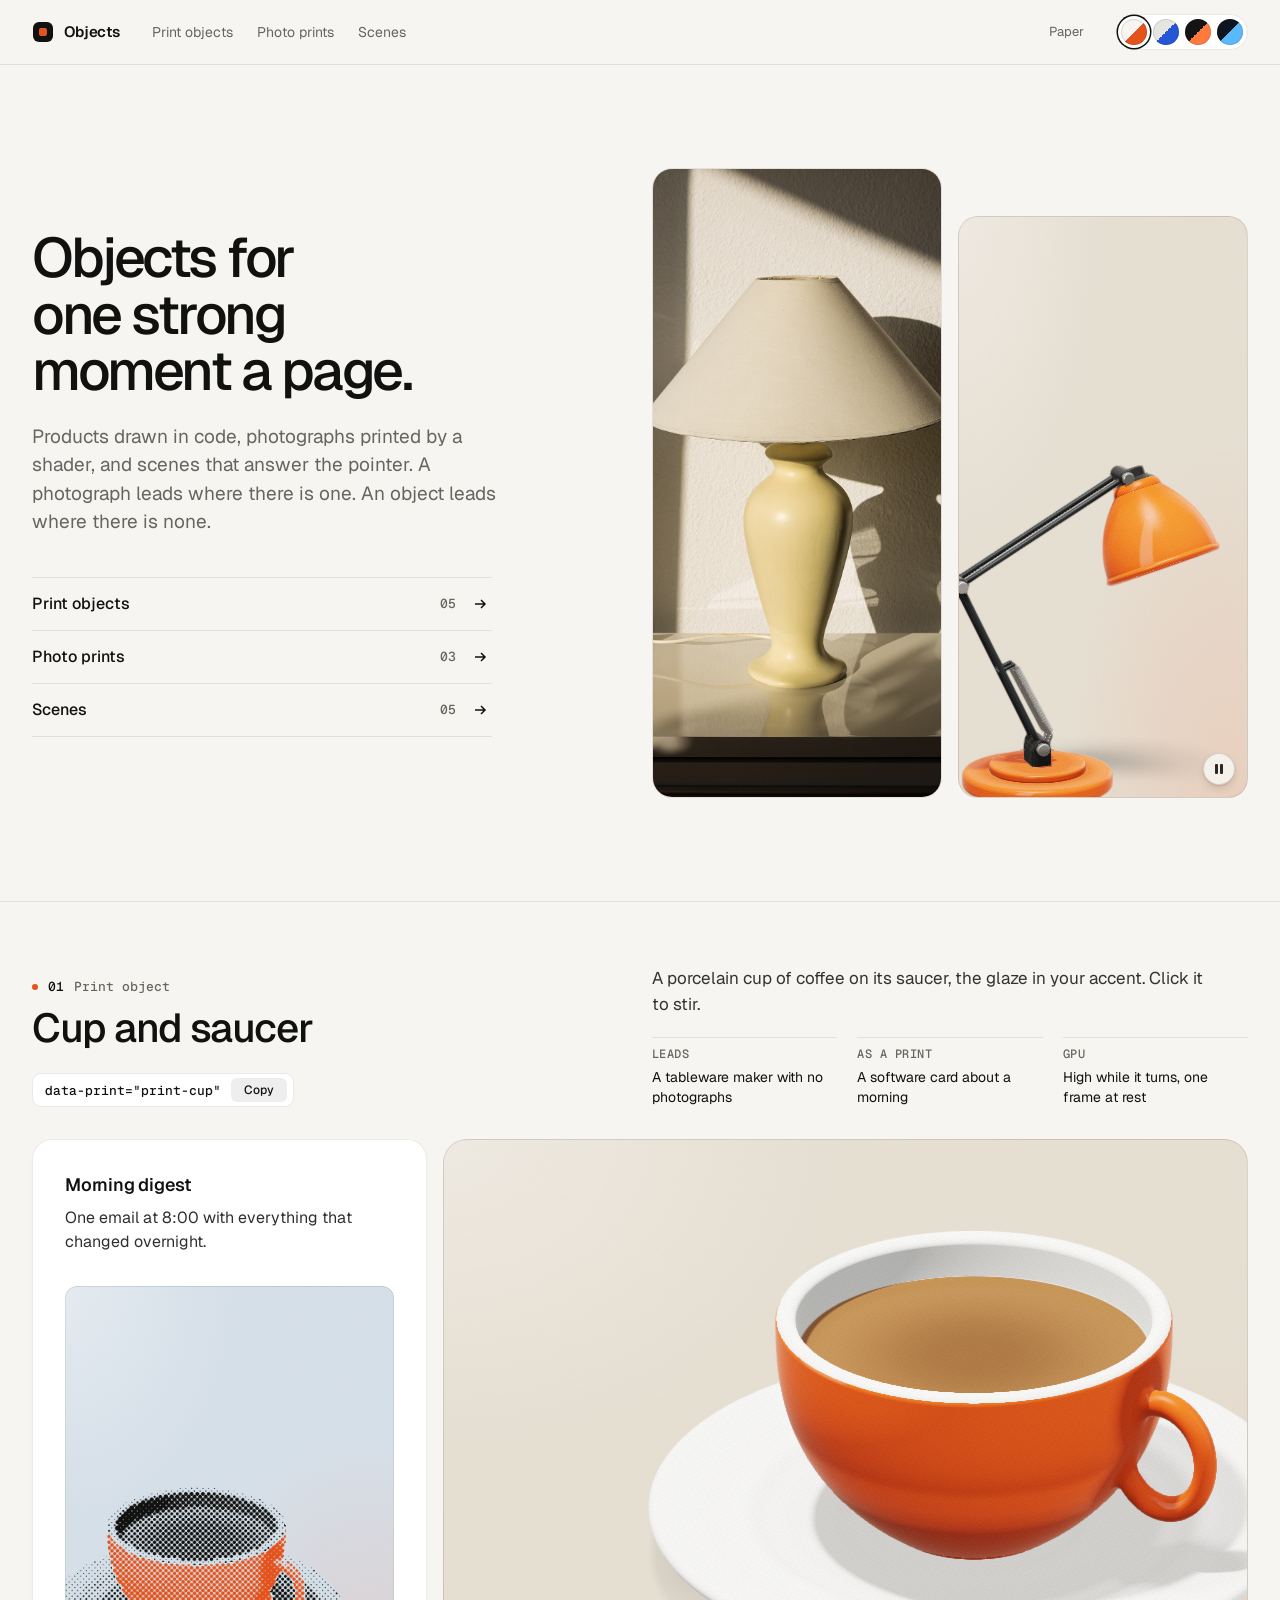
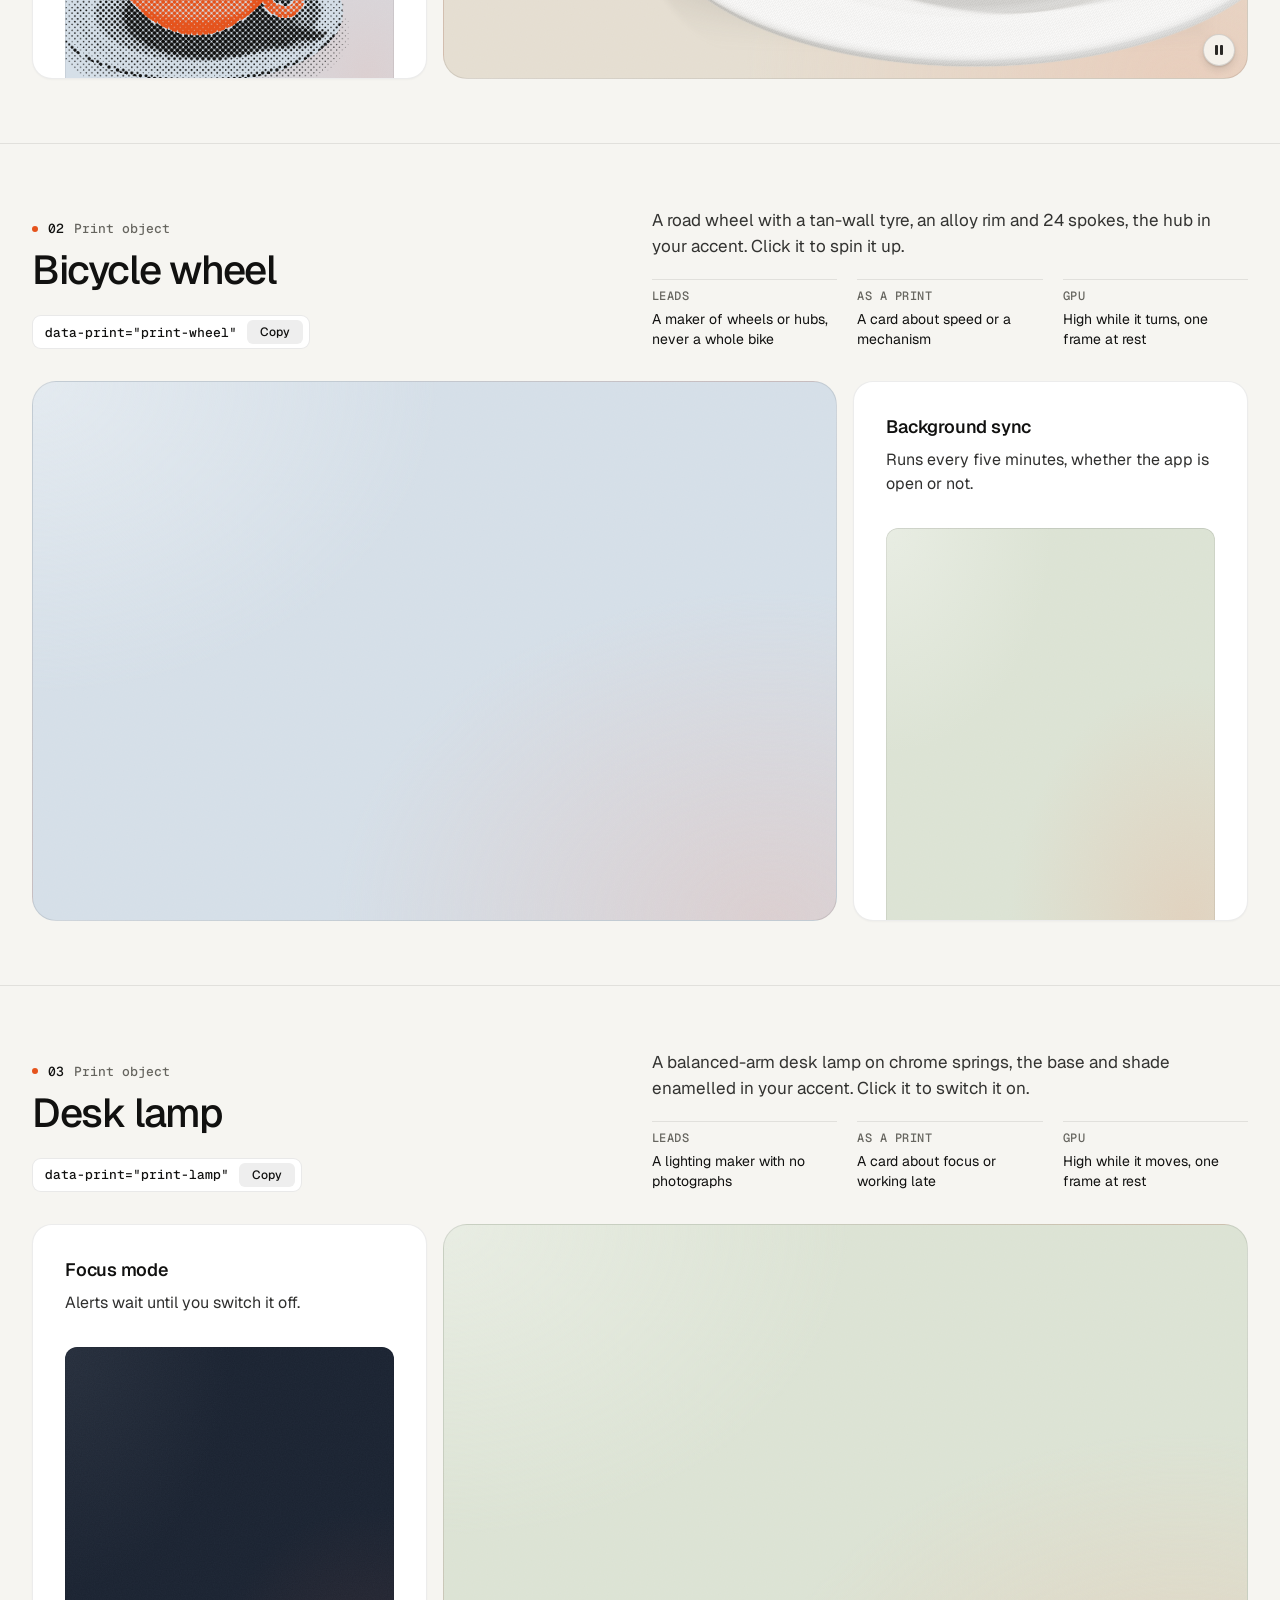
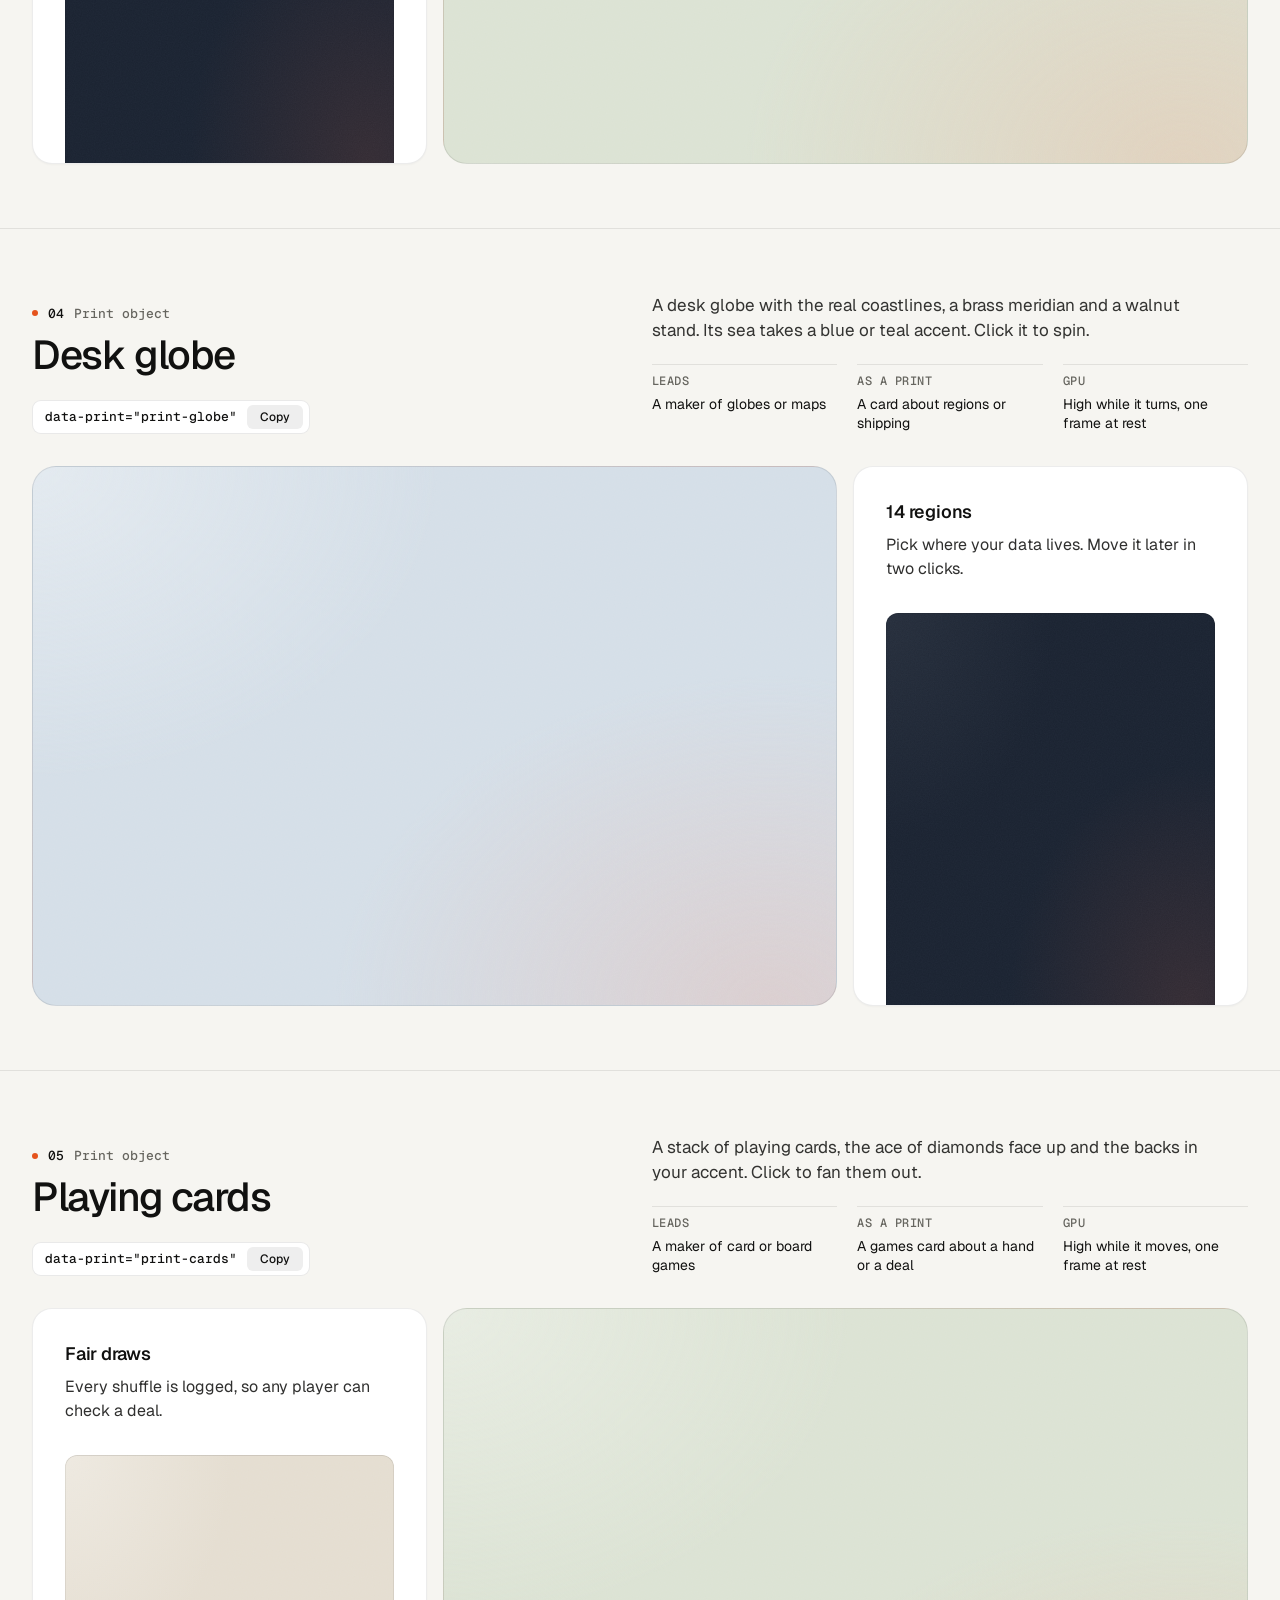
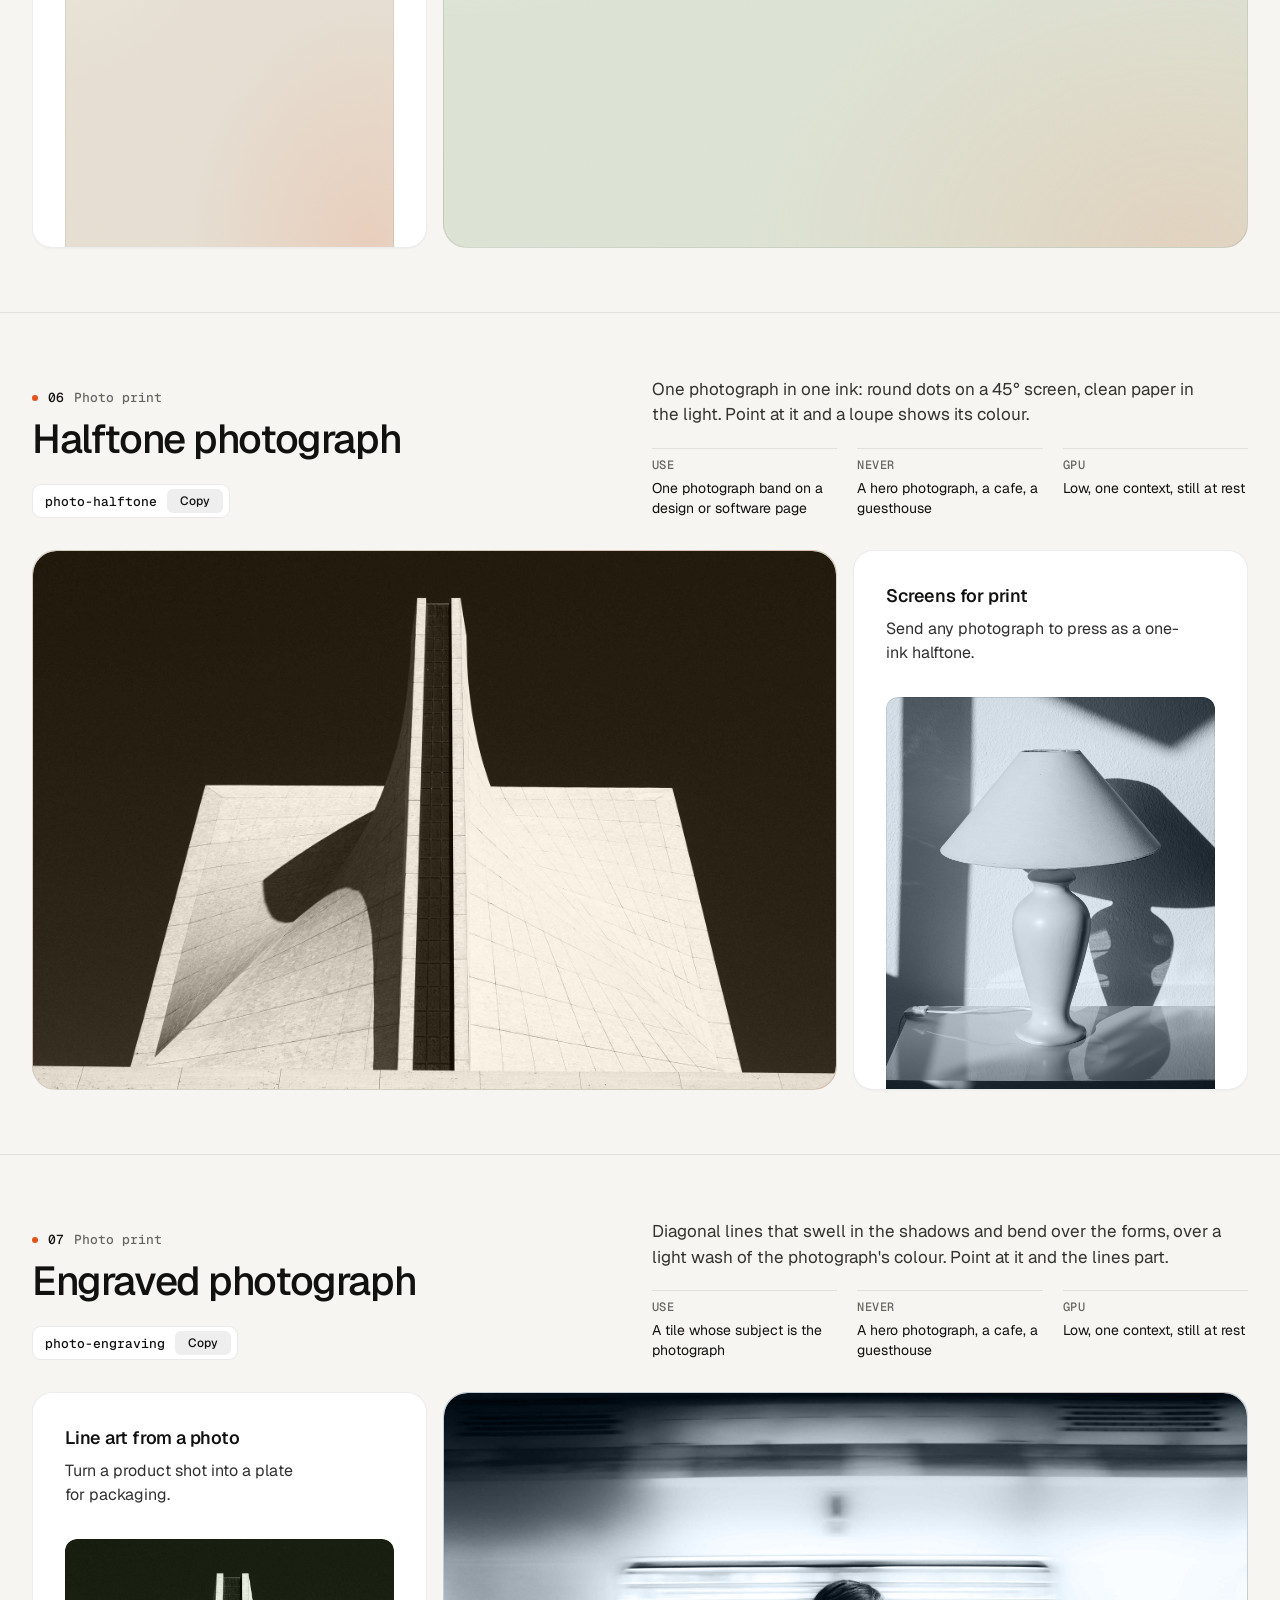
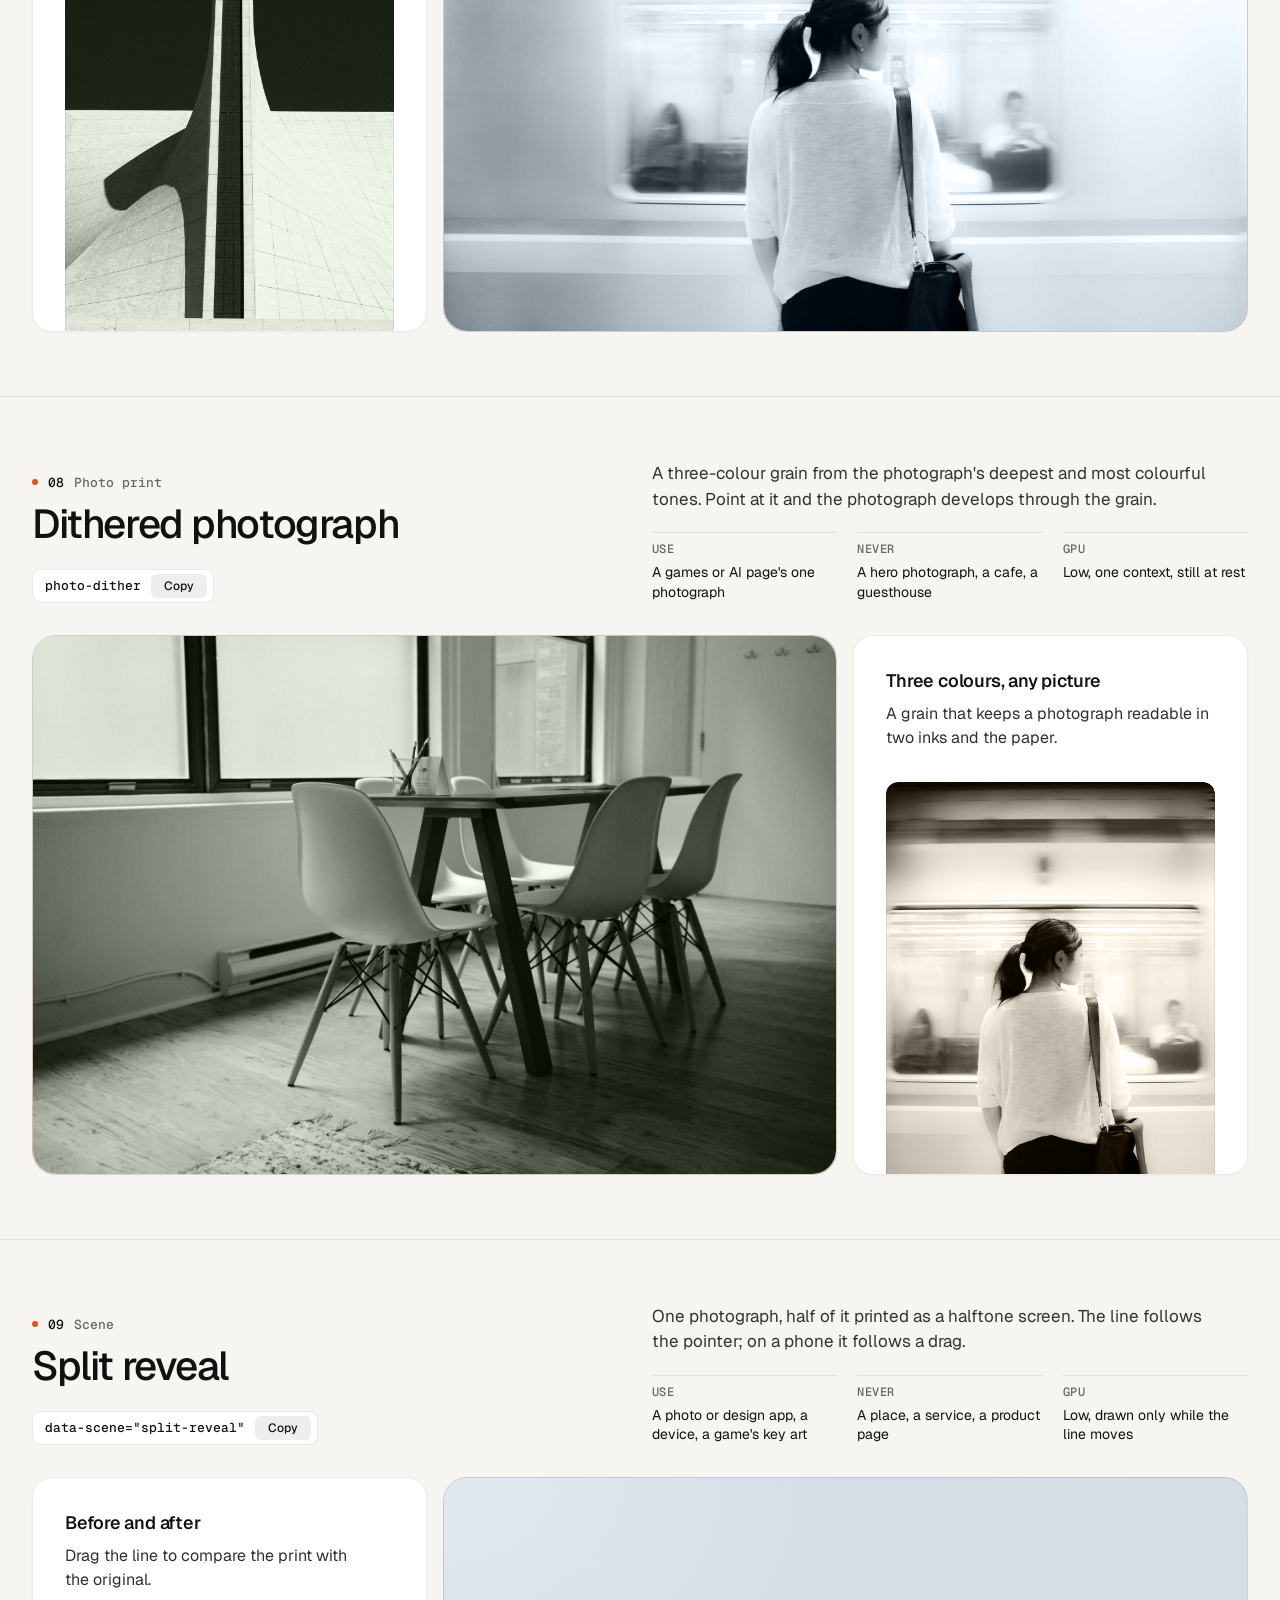
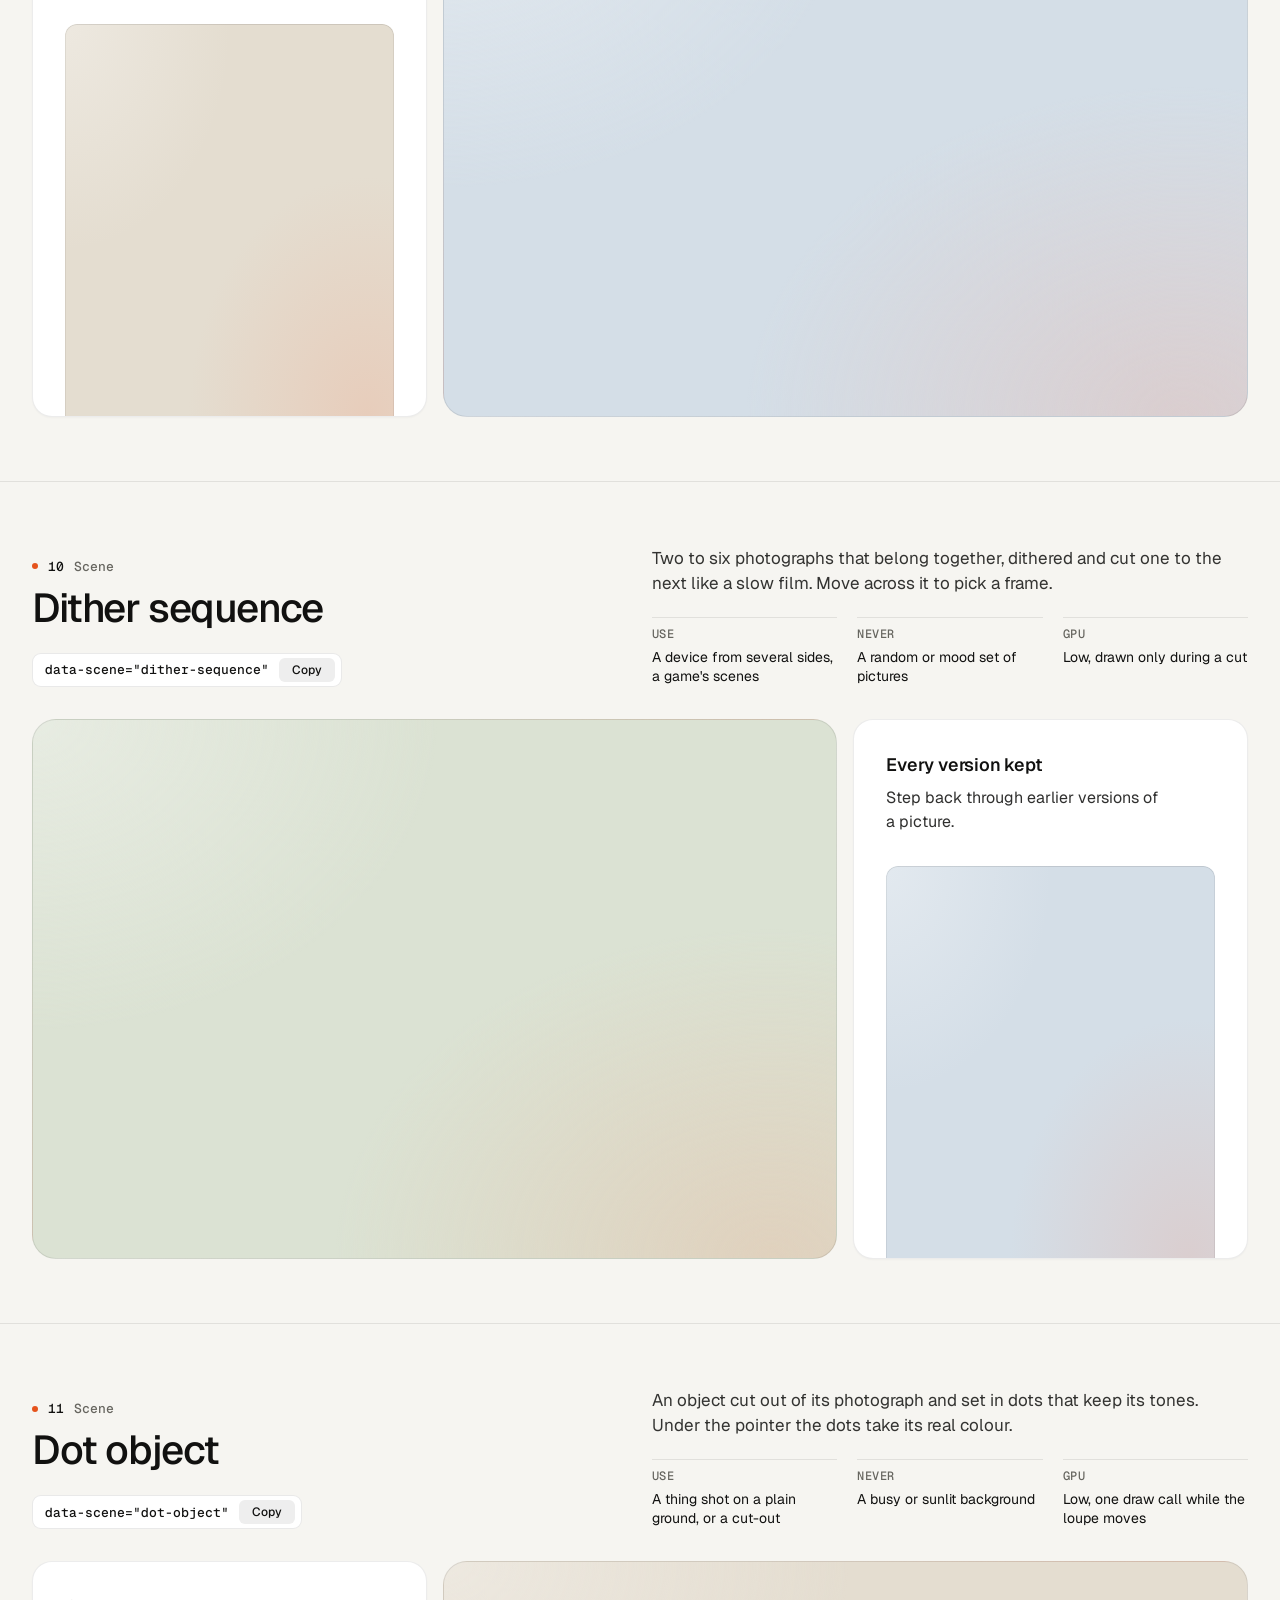
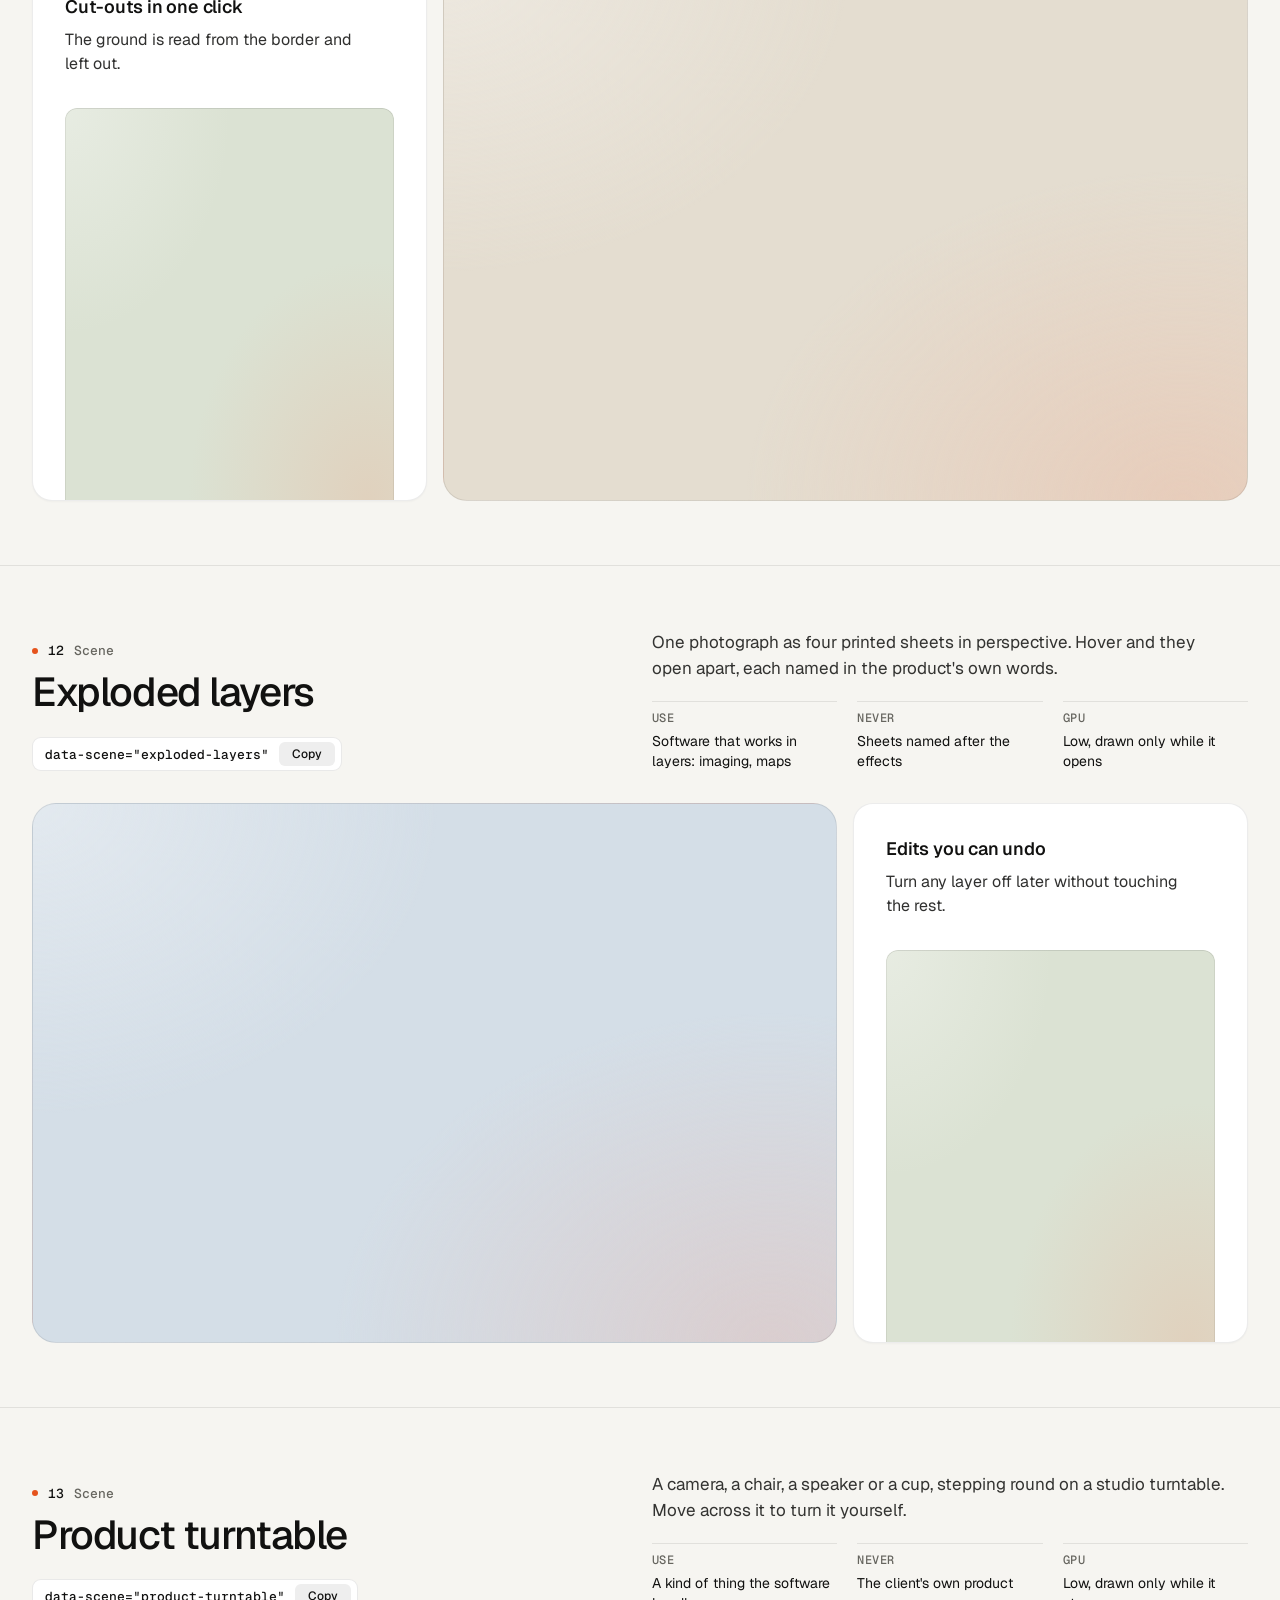
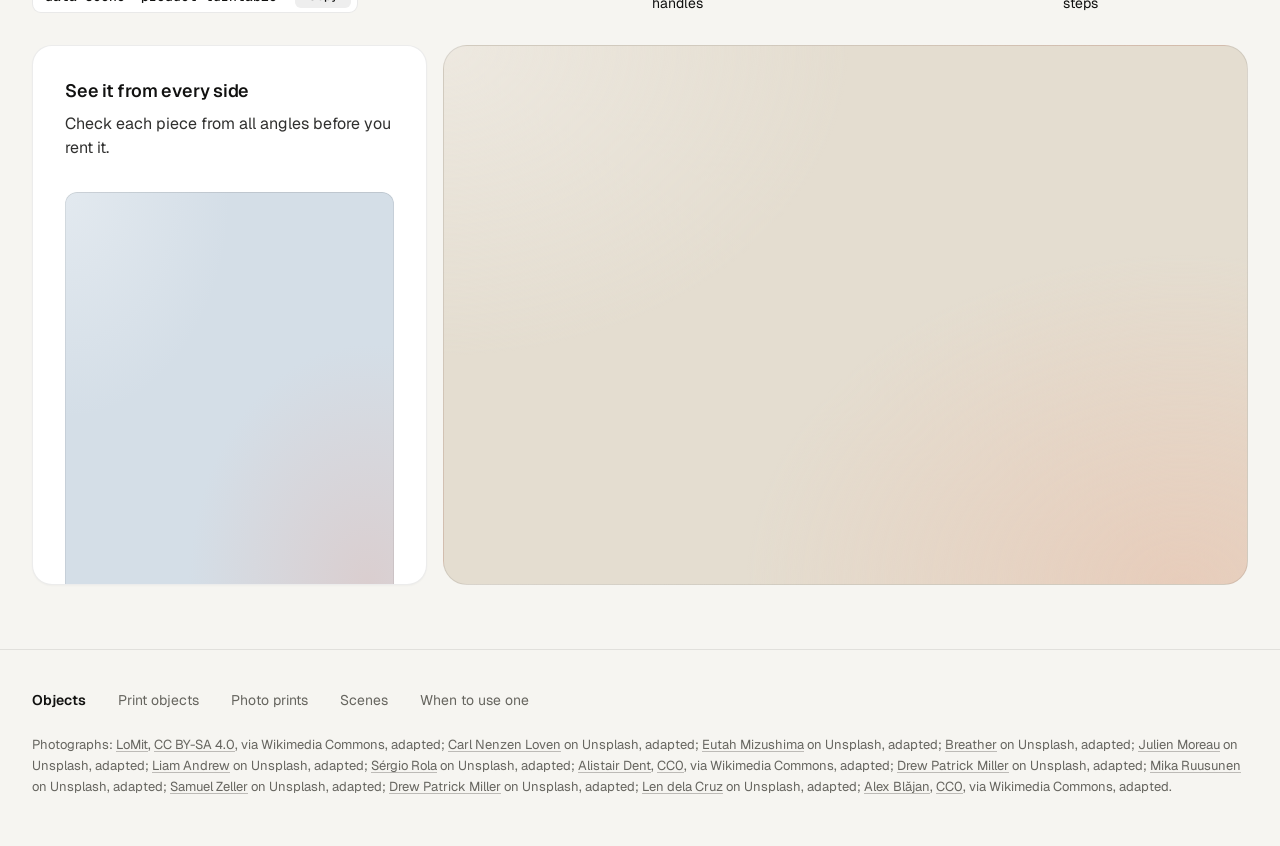
<file: .claude/skills/design-taste-frontend/assets/objects/index.html>
<!doctype html>
<html lang="en" data-palette="paper">
<head>
<script>window.__tpGlMax = 16;   /* a gallery shows many live effects at once; a page of a site keeps the default 4 (fx.js) */</script>
<meta charset="utf-8">
<meta name="viewport" content="width=device-width, initial-scale=1">
<title>Objects</title>
<meta name="description" content="Thirteen objects for one strong moment a page: products drawn in code, photographs printed by a shader, scenes that answer the pointer.">
<link rel="icon" href="data:,">
<link rel="preconnect" href="https://fonts.googleapis.com">
<link rel="preconnect" href="https://fonts.gstatic.com" crossorigin>
<link href="https://fonts.googleapis.com/css2?family=Geist:wght@300..700&family=Geist+Mono:wght@400;500&display=swap" rel="stylesheet">
<link rel="stylesheet" href="../ui/base.css">
<link rel="stylesheet" href="../ui/cards.css">
<style>
  /* palettes: page tokens, four grounds (--g1 sand, --g2 sky, --g3 sage, --g4 deep) and the globe's sea */
  :root {
    --font-text: "Geist", system-ui, sans-serif; --font-mono: "Geist Mono", ui-monospace, monospace;
    --ease: cubic-bezier(.2, .7, .2, 1);
    --gutter: 32px; --max: 1312px;
  }
  [data-palette="paper"] { --bg: #f6f5f1; --card: #ffffff; --surface: #ffffff; --ink: #111110; --muted: #66655f; --accent: #e5531c; --accent-ink: #ffffff;
    --g1: #e4ddd0; --g2: #d4dee7; --g3: #dbe2d3; --g4: #1a2230; --sea: #2f6aa8; --line: rgb(17 17 16 / 0.09); }
  [data-palette="stone"] { --bg: #e6e5e1; --card: #f3f2ef; --surface: #f3f2ef; --ink: #1a1b1d; --muted: #5d5e62; --accent: #2456d6; --accent-ink: #ffffff;
    --g1: #d6d5d0; --g2: #c9d4df; --g3: #dad3c6; --g4: #1d2633; --sea: #2456d6; --line: rgb(26 27 29 / 0.1); }
  [data-palette="graphite"] { --bg: #0b0b0c; --card: #141416; --surface: #141416; --ink: #f2f2ef; --muted: #96979c; --accent: #ff7a3c; --accent-ink: #120c08;
    --g1: #1e1d1b; --g2: #17202a; --g3: #1b201b; --g4: #23262c; --sea: #4f9be0; --line: rgb(242 242 239 / 0.09); }
  [data-palette="night"] { --bg: #070b14; --card: #0e1420; --surface: #0e1420; --ink: #e9edf3; --muted: #8b94a4; --accent: #5ab9fc; --accent-ink: #07101a;
    --g1: #121a29; --g2: #0f2231; --g3: #16202b; --g4: #1b2536; --sea: #5ab9fc; --line: rgb(233 237 243 / 0.09); }

  * { box-sizing: border-box; }
  html { scroll-padding-top: 64px; }
  html, body { margin: 0; }
  body { font-family: var(--font-text); background: var(--bg); color: var(--ink); -webkit-font-smoothing: antialiased; font-size: 16px; line-height: 1.5;
    transition: background-color 320ms var(--ease), color 320ms var(--ease); }
  a { color: inherit; }
  .wrap { max-width: var(--max); margin: 0 auto; padding: 0 var(--gutter); }

  /* ------------------------------------------------ the bar */
  .bar { position: sticky; top: 0; z-index: 30; background: color-mix(in oklab, var(--bg) 84%, transparent); backdrop-filter: blur(16px) saturate(1.2); border-bottom: 1px solid var(--line); }
  .bar__in { height: 64px; display: flex; align-items: center; gap: 32px; }
  .brand { display: inline-flex; align-items: center; gap: 10px; font-weight: 600; font-size: 15px; letter-spacing: -0.01em; text-decoration: none; }
  .brand svg { width: 22px; height: 22px; }
  .brand svg .a { fill: var(--accent); transition: transform 420ms var(--ease); transform-origin: 11px 11px; }
  .brand:hover svg .a { transform: rotate(90deg); }
  .nav { display: flex; gap: 24px; font-size: 14px; }
  .nav a { position: relative; text-decoration: none; color: var(--muted); transition: color 180ms ease; padding: 6px 0; }
  .nav a::after { content: ""; position: absolute; left: 0; right: 0; bottom: 0; height: 1px; background: currentColor; transform: scaleX(0); transform-origin: left; transition: transform 260ms var(--ease); }
  .nav a:hover { color: var(--ink); }
  .nav a:hover::after { transform: scaleX(1); }
  .sp { flex: 1; }
  .swatches { display: flex; align-items: center; gap: 6px; padding: 4px; border-radius: 999px; border: 1px solid var(--line); background: var(--card); }
  .sw { position: relative; width: 26px; height: 26px; border-radius: 50%; border: 0; padding: 0; cursor: pointer; background: linear-gradient(135deg, var(--s-bg) 0 50%, var(--s-ac) 50% 100%);
    box-shadow: inset 0 0 0 1px rgb(0 0 0 / 0.12); transition: transform 200ms var(--ease); }
  .sw::after { content: ""; position: absolute; inset: -3px; border-radius: 50%; box-shadow: 0 0 0 1.5px var(--ink); opacity: 0; transform: scale(0.8); transition: opacity 200ms ease, transform 260ms var(--ease); }
  .sw:hover { transform: scale(1.08); }
  .sw:active { transform: scale(0.94); }
  .sw[aria-pressed="true"]::after { opacity: 1; transform: scale(1); }
  .sw:focus-visible { outline: 2px solid var(--ink); outline-offset: 3px; }
  .sw-label { font-size: 13px; color: var(--muted); min-width: 60px; text-align: right; }

  /* ------------------------------------------------ grounds: a soft lit mesh of the ground's own tone, a fine grain */
  .gr, .card > .panel.gr { --calm-k: 0%; background-color: var(--pg);
    background-image:
      radial-gradient(80% 90% at 92% 100%, color-mix(in oklab, var(--accent) 13%, var(--pg)), transparent 68%),
      radial-gradient(70% 80% at 0% 0%, color-mix(in oklab, var(--lift, #ffffff) var(--lift-k, 34%), var(--pg)), transparent 72%); }
  .gr.dk, [data-palette="graphite"] .gr, [data-palette="night"] .gr { --lift: #ffffff; --lift-k: 6%; }
  .grain { position: absolute; inset: 0; z-index: 0; pointer-events: none; opacity: .32; mix-blend-mode: soft-light; border-radius: inherit;
    background-image: url("data:image/svg+xml;utf8,<svg xmlns='http://www.w3.org/2000/svg' width='160' height='160'><filter id='n'><feTurbulence type='fractalNoise' baseFrequency='.85' numOctaves='2' stitchTiles='stitch'/><feColorMatrix values='0 0 0 0 .5  0 0 0 0 .5  0 0 0 0 .5  0 0 0 .9 0'/></filter><rect width='100%' height='100%' filter='url(%23n)'/></svg>"); }
  .slot { position: absolute; inset: 0; z-index: 1; border-radius: inherit; }
  .slot > .host { position: absolute; inset: 0; border-radius: inherit; overflow: hidden; }

  /* ------------------------------------------------ hero */
  .hero { min-height: calc(100svh - 64px); display: grid; align-items: center; padding: 56px 0; }
  .hero__grid { display: grid; grid-template-columns: repeat(12, minmax(0, 1fr)); gap: 24px; align-items: center; }
  .hero__copy { grid-column: 1 / span 5; }
  .hero h1 { margin: 0; font-size: clamp(44px, 3.4vw + 12px, 72px); line-height: 1.02; letter-spacing: -0.045em; font-weight: 520; text-wrap: balance; }
  .hero__lede { margin: 24px 0 0; font-size: 19px; line-height: 1.5; color: var(--muted); max-width: 40ch; text-wrap: pretty; }
  .index { margin: 40px 0 0; padding: 0; list-style: none; border-top: 1px solid var(--line); max-width: 460px; }
  .index a { display: grid; grid-template-columns: 1fr auto 20px; align-items: center; gap: 16px; padding: 14px 0; border-bottom: 1px solid var(--line); text-decoration: none; font-size: 16px; font-weight: 500; }
  .index a span { font: 500 13px/1 var(--font-mono); color: var(--muted); }
  .index a svg { width: 16px; height: 16px; transition: transform 260ms var(--ease); }
  .index a:hover svg { transform: translateX(4px); }
  .hero__pics { grid-column: 7 / span 6; display: grid; grid-template-columns: 1fr 1fr; gap: 16px; height: min(70svh, 660px); min-height: 440px; }
  .pic { position: relative; overflow: clip; border-radius: 20px; border: 1px solid var(--line); isolation: isolate; }
  .pic img { position: absolute; inset: 0; width: 100%; height: 100%; object-fit: cover; object-position: 50% 42%; display: block; }
  .pic--down { margin-top: 48px; }

  /* ------------------------------------------------ an object, one screen */
  .obj { min-height: calc(100svh - 64px); display: grid; align-content: center; padding: 64px 0; border-top: 1px solid var(--line); }
  .obj__head { display: grid; grid-template-columns: repeat(12, minmax(0, 1fr)); gap: 24px; align-items: end; margin-bottom: 32px; }
  .obj__title { grid-column: 1 / span 5; }
  .obj__n { margin: 0 0 14px; font: 500 13px/1 var(--font-mono); color: var(--muted); display: flex; gap: 10px; align-items: center; }
  .obj__n b { color: var(--ink); font-weight: 500; }
  .obj__n i { width: 6px; height: 6px; border-radius: 50%; background: var(--accent); display: inline-block; }
  .obj h2 { margin: 0; font-size: clamp(34px, 1.9vw + 16px, 52px); line-height: 1.04; letter-spacing: -0.035em; font-weight: 520; text-wrap: balance; }
  .obj__about { grid-column: 7 / span 6; }
  .obj__line { margin: 0; font-size: 17px; line-height: 1.5; color: color-mix(in oklab, var(--ink) 82%, var(--bg)); max-width: 52ch; text-wrap: pretty; }
  .facts { display: grid; grid-template-columns: repeat(3, minmax(0, 1fr)); gap: 20px; margin: 20px 0 0; }
  .facts div { border-top: 1px solid var(--line); padding-top: 10px; }
  .facts dt { font: 500 12px/1 var(--font-mono); color: var(--muted); text-transform: uppercase; letter-spacing: .04em; }
  .facts dd { margin: 8px 0 0; font-size: 14px; line-height: 1.4; }
  .copy { margin-top: 24px; display: inline-flex; align-items: center; gap: 10px; height: 34px; padding: 0 6px 0 12px; border-radius: 9px; border: 1px solid var(--line);
    background: var(--card); color: var(--ink); font: 500 13px/1 var(--font-mono); cursor: pointer; transition: border-color 180ms ease, transform 160ms var(--ease); }
  .copy:hover { border-color: color-mix(in oklab, var(--ink) 24%, transparent); }
  .copy:active { transform: scale(0.97); }
  .copy:focus-visible { outline: 2px solid var(--ink); outline-offset: 2px; }
  .copy em { font-style: normal; display: inline-grid; place-items: center; height: 24px; padding: 0 8px; border-radius: 6px; background: color-mix(in oklab, var(--ink) 7%, transparent); font-family: var(--font-text); font-size: 12px; overflow: hidden; }
  .copy em span { grid-area: 1 / 1; transition: transform 260ms var(--ease), opacity 200ms ease; }
  .copy em span + span { transform: translateY(110%); opacity: 0; }
  .copy.done em span:first-child { transform: translateY(-110%); opacity: 0; }
  .copy.done em span + span { transform: none; opacity: 1; }

  .duo { display: grid; grid-template-columns: repeat(12, minmax(0, 1fr)); gap: 16px; height: clamp(400px, calc(100svh - 360px), 600px); }
  .big { grid-column: 1 / span 8; position: relative; overflow: clip; isolation: isolate; border-radius: 24px; border: 1px solid var(--line); }
  .duo .card { grid-column: 9 / span 4; }
  .obj:nth-of-type(even) .big { grid-column: 5 / span 8; grid-row: 1; }
  .obj:nth-of-type(even) .duo .card { grid-column: 1 / span 4; grid-row: 1; }
  .duo .card > .panel { flex: 1 1 auto; min-height: 0; }

  /* ------------------------------------------------ footer */
  .foot { border-top: 1px solid var(--line); padding: 40px 0 48px; font-size: 14px; color: var(--muted); }
  .foot__row { display: flex; flex-wrap: wrap; gap: 12px 32px; align-items: baseline; }
  .foot__row b { color: var(--ink); font-weight: 600; }
  .foot__row a { text-decoration: none; }
  .foot__row a:hover { color: var(--ink); }
  .credits { margin: 24px 0 0; font-size: 13px; line-height: 1.6; color: var(--muted); }
  .credits a { text-decoration: underline; text-decoration-color: color-mix(in oklab, currentColor 40%, transparent); text-underline-offset: 2px; }

  @media (max-width: 1023px) {
    .hero__copy, .hero__pics { grid-column: 1 / -1; }
    .hero__pics { height: auto; min-height: 0; }
    .pic { aspect-ratio: 3 / 4; }
    .obj__title, .obj__about { grid-column: 1 / -1; }
    .duo { height: auto; grid-template-columns: minmax(0, 1fr); }
    .big, .duo .card, .obj:nth-of-type(even) .big, .obj:nth-of-type(even) .duo .card { grid-column: 1 / -1; grid-row: auto; }
    .big { aspect-ratio: 4 / 3; }
    .duo .card > .panel { flex: none; height: 320px; }
  }
  @media (max-width: 760px) {
    :root { --gutter: 16px; }
    .nav, .sw-label { display: none; }
    .hero { padding: 32px 0 40px; }
    .hero__lede { font-size: 17px; }
    .hero__pics { gap: 10px; }
    .pic { border-radius: 16px; }
    .pic--down { margin-top: 28px; }
    .obj { padding: 72px 0; min-height: 0; }
    .obj .wrap { display: flex; flex-direction: column; }
    .obj__head, .obj__about { display: contents; }
    .obj__title { order: 1; margin-bottom: 16px; }
    .obj__line { order: 2; margin-bottom: 28px; }
    .duo { order: 3; }
    .facts { order: 4; margin-top: 28px; }
    .copy, .index { display: none; }
    .facts { grid-template-columns: minmax(0, 1fr); gap: 0; }
    .facts div { display: grid; grid-template-columns: 96px 1fr; gap: 12px; padding: 10px 0; }
    .facts dd { margin: 0; }
    .big { aspect-ratio: 4 / 5; border-radius: 18px; }
    .duo .card > .panel { height: 300px; }
  }
  @media (prefers-reduced-motion: reduce) { *, *::before, *::after { transition-duration: 0ms !important; } }
</style>
</head>
<body>
<header class="bar">
  <div class="wrap bar__in">
    <a class="brand" href="#top" aria-label="Objects, back to the top">
      <svg viewBox="0 0 22 22" aria-hidden="true"><rect x="1" y="1" width="20" height="20" rx="6" fill="currentColor"/><rect class="a" x="7" y="7" width="8" height="8" rx="2"/></svg>
      Objects
    </a>
    <nav class="nav" aria-label="Families">
      <a href="#print-cup">Print objects</a>
      <a href="#photo-halftone">Photo prints</a>
      <a href="#split-reveal">Scenes</a>
    </nav>
    <span class="sp"></span>
    <span class="sw-label" id="sw-label">Paper</span>
    <div class="swatches" role="group" aria-label="Palette">
      <button type="button" class="sw" data-pal="paper" aria-label="Paper" aria-pressed="true" style="--s-bg:#f6f5f1;--s-ac:#e5531c"></button>
      <button type="button" class="sw" data-pal="stone" aria-label="Stone" aria-pressed="false" style="--s-bg:#e6e5e1;--s-ac:#2456d6"></button>
      <button type="button" class="sw" data-pal="graphite" aria-label="Graphite" aria-pressed="false" style="--s-bg:#141416;--s-ac:#ff7a3c"></button>
      <button type="button" class="sw" data-pal="night" aria-label="Night" aria-pressed="false" style="--s-bg:#0e1420;--s-ac:#5ab9fc"></button>
    </div>
  </div>
</header>

<main id="top">
  <section class="hero">
    <div class="wrap hero__grid">
      <div class="hero__copy">
        <h1>Objects for one strong moment a page.</h1>
        <p class="hero__lede">Products drawn in code, photographs printed by a shader, and scenes that answer the pointer. A photograph leads where there is one. An object leads where there is none.</p>
        <ul class="index">
          <li><a href="#print-cup">Print objects <span>05</span><svg viewBox="0 0 16 16" fill="none" stroke="currentColor" stroke-width="1.5" aria-hidden="true"><path d="M3 8h10M9 4l4 4-4 4"/></svg></a></li>
          <li><a href="#photo-halftone">Photo prints <span>03</span><svg viewBox="0 0 16 16" fill="none" stroke="currentColor" stroke-width="1.5" aria-hidden="true"><path d="M3 8h10M9 4l4 4-4 4"/></svg></a></li>
          <li><a href="#split-reveal">Scenes <span>05</span><svg viewBox="0 0 16 16" fill="none" stroke="currentColor" stroke-width="1.5" aria-hidden="true"><path d="M3 8h10M9 4l4 4-4 4"/></svg></a></li>
        </ul>
      </div>
      <div class="hero__pics">
        <div class="pic"><img src="photo-kit/photos/lamp.jpg" width="1280" height="1757" alt="Cream ceramic table lamp on a glossy side table in low sun" decoding="async"></div>
        <article class="pic pic--down gr" style="--pg: var(--g1)" aria-label="A balanced-arm desk lamp">
          <div class="grain"></div>
          <div class="slot" data-slot='{"kind":"print","id":"print-lamp","place":"card","ground":"g1","params":{"size":1.06,"x":-0.08,"y":-0.2}}'></div>
        </article>
      </div>
    </div>
  </section>

  <!-- ===================================================== print objects -->
  <section class="obj" id="print-cup">
    <div class="wrap">
      <div class="obj__head">
        <div class="obj__title"><p class="obj__n"><i></i><b>01</b> Print object</p><h2>Cup and saucer</h2>
          <button type="button" class="copy" data-copy='<div data-print="print-cup" data-print-place="card"></div>'>data-print="print-cup"<em><span>Copy</span><span>Copied</span></em></button></div>
        <div class="obj__about">
          <p class="obj__line">A porcelain cup of coffee on its saucer, the glaze in your accent. Click it to stir.</p>
          <dl class="facts"><div><dt>Leads</dt><dd>A tableware maker with no photographs</dd></div><div><dt>As a print</dt><dd>A software card about a morning</dd></div><div><dt>GPU</dt><dd>High while it turns, one frame at rest</dd></div></dl>
        </div>
      </div>
      <div class="duo">
        <article class="big gr" style="--pg: var(--g1)"><div class="grain"></div>
          <div class="slot" data-slot='{"kind":"print","id":"print-cup","place":"hero","ground":"g1","params":{"size":0.96,"x":0.16,"y":-0.04}}'></div></article>
        <article class="card"><h3>Morning digest</h3><p>One email at 8:00 with everything that changed overnight.</p>
          <div class="panel gr" style="--pg: var(--g2)"><div class="grain"></div>
            <div class="slot" data-slot='{"kind":"print","id":"print-cup","place":"card","ground":"g2","params":{"effect":"halftone","turn":0}}'></div></div></article>
      </div>
    </div>
  </section>

  <section class="obj" id="print-wheel">
    <div class="wrap">
      <div class="obj__head">
        <div class="obj__title"><p class="obj__n"><i></i><b>02</b> Print object</p><h2>Bicycle wheel</h2>
          <button type="button" class="copy" data-copy='<div data-print="print-wheel" data-print-place="card"></div>'>data-print="print-wheel"<em><span>Copy</span><span>Copied</span></em></button></div>
        <div class="obj__about">
          <p class="obj__line">A road wheel with a tan-wall tyre, an alloy rim and 24 spokes, the hub in your accent. Click it to spin it up.</p>
          <dl class="facts"><div><dt>Leads</dt><dd>A maker of wheels or hubs, never a whole bike</dd></div><div><dt>As a print</dt><dd>A card about speed or a mechanism</dd></div><div><dt>GPU</dt><dd>High while it turns, one frame at rest</dd></div></dl>
        </div>
      </div>
      <div class="duo">
        <article class="big gr" style="--pg: var(--g2)"><div class="grain"></div>
          <div class="slot" data-slot='{"kind":"print","id":"print-wheel","place":"card","ground":"g2","params":{"size":1.34,"x":-0.08,"y":-0.3}}'></div></article>
        <article class="card"><h3>Background sync</h3><p>Runs every five minutes, whether the app is open or not.</p>
          <div class="panel gr" style="--pg: var(--g3)"><div class="grain"></div>
            <div class="slot" data-slot='{"kind":"print","id":"print-wheel","place":"card","ground":"g3","params":{"effect":"halftone","turn":0}}'></div></div></article>
      </div>
    </div>
  </section>

  <section class="obj" id="print-lamp">
    <div class="wrap">
      <div class="obj__head">
        <div class="obj__title"><p class="obj__n"><i></i><b>03</b> Print object</p><h2>Desk lamp</h2>
          <button type="button" class="copy" data-copy='<div data-print="print-lamp" data-print-place="card"></div>'>data-print="print-lamp"<em><span>Copy</span><span>Copied</span></em></button></div>
        <div class="obj__about">
          <p class="obj__line">A balanced-arm desk lamp on chrome springs, the base and shade enamelled in your accent. Click it to switch it on.</p>
          <dl class="facts"><div><dt>Leads</dt><dd>A lighting maker with no photographs</dd></div><div><dt>As a print</dt><dd>A card about focus or working late</dd></div><div><dt>GPU</dt><dd>High while it moves, one frame at rest</dd></div></dl>
        </div>
      </div>
      <div class="duo">
        <article class="big gr" style="--pg: var(--g3)"><div class="grain"></div>
          <div class="slot" data-slot='{"kind":"print","id":"print-lamp","place":"hero","ground":"g3","params":{"size":0.98,"x":0.14,"y":-0.06,"angle":-24}}'></div></article>
        <article class="card"><h3>Focus mode</h3><p>Alerts wait until you switch it off.</p>
          <div class="panel gr dk" style="--pg: var(--g4)"><div class="grain"></div>
            <div class="slot" data-slot='{"kind":"print","id":"print-lamp","place":"card","ground":"g4","params":{"effect":"dither","step":1,"turn":0}}' aria-label="A desk lamp, switched on"></div></div></article>
      </div>
    </div>
  </section>

  <section class="obj" id="print-globe">
    <div class="wrap">
      <div class="obj__head">
        <div class="obj__title"><p class="obj__n"><i></i><b>04</b> Print object</p><h2>Desk globe</h2>
          <button type="button" class="copy" data-copy='<div data-print="print-globe" data-print-place="card" data-print-params=&apos;{"effect":"engrave"}&apos;></div>'>data-print="print-globe"<em><span>Copy</span><span>Copied</span></em></button></div>
        <div class="obj__about">
          <p class="obj__line">A desk globe with the real coastlines, a brass meridian and a walnut stand. Its sea takes a blue or teal accent. Click it to spin.</p>
          <dl class="facts"><div><dt>Leads</dt><dd>A maker of globes or maps</dd></div><div><dt>As a print</dt><dd>A card about regions or shipping</dd></div><div><dt>GPU</dt><dd>High while it turns, one frame at rest</dd></div></dl>
        </div>
      </div>
      <div class="duo">
        <article class="big gr" style="--pg: var(--g2)"><div class="grain"></div>
          <div class="slot" data-slot='{"kind":"print","id":"print-globe","place":"card","ground":"g2","sea":true,"params":{"size":1.3,"x":-0.1,"y":-0.3}}'></div></article>
        <article class="card"><h3>14 regions</h3><p>Pick where your data lives. Move it later in two clicks.</p>
          <div class="panel gr dk" style="--pg: var(--g4)"><div class="grain"></div>
            <div class="slot" data-slot='{"kind":"print","id":"print-globe","place":"card","ground":"g4","sea":true,"params":{"effect":"engrave","turn":0}}'></div></div></article>
      </div>
    </div>
  </section>

  <section class="obj" id="print-cards">
    <div class="wrap">
      <div class="obj__head">
        <div class="obj__title"><p class="obj__n"><i></i><b>05</b> Print object</p><h2>Playing cards</h2>
          <button type="button" class="copy" data-copy='<div data-print="print-cards" data-print-place="card"></div>'>data-print="print-cards"<em><span>Copy</span><span>Copied</span></em></button></div>
        <div class="obj__about">
          <p class="obj__line">A stack of playing cards, the ace of diamonds face up and the backs in your accent. Click to fan them out.</p>
          <dl class="facts"><div><dt>Leads</dt><dd>A maker of card or board games</dd></div><div><dt>As a print</dt><dd>A games card about a hand or a deal</dd></div><div><dt>GPU</dt><dd>High while it moves, one frame at rest</dd></div></dl>
        </div>
      </div>
      <div class="duo">
        <article class="big gr" style="--pg: var(--g3)"><div class="grain"></div>
          <div class="slot" data-slot='{"kind":"print","id":"print-cards","place":"hero","ground":"g3","params":{"size":0.98,"x":0.16,"y":-0.04}}'></div></article>
        <article class="card"><h3>Fair draws</h3><p>Every shuffle is logged, so any player can check a deal.</p>
          <div class="panel gr" style="--pg: var(--g1)"><div class="grain"></div>
            <div class="slot" data-slot='{"kind":"print","id":"print-cards","place":"card","ground":"g1","params":{"effect":"halftone","turn":0}}'></div></div></article>
      </div>
    </div>
  </section>

  <!-- ===================================================== photo prints -->
  <section class="obj" id="photo-halftone">
    <div class="wrap">
      <div class="obj__head">
        <div class="obj__title"><p class="obj__n"><i></i><b>06</b> Photo print</p><h2>Halftone photograph</h2>
          <button type="button" class="copy" data-copy="import print from './assets/objects/photo-halftone/object.js'; print.mount(frame, { palette: fx.readPalette(frame) });">photo-halftone<em><span>Copy</span><span>Copied</span></em></button></div>
        <div class="obj__about">
          <p class="obj__line">One photograph in one ink: round dots on a 45° screen, clean paper in the light. Point at it and a loupe shows its colour.</p>
          <dl class="facts"><div><dt>Use</dt><dd>One photograph band on a design or software page</dd></div><div><dt>Never</dt><dd>A hero photograph, a cafe, a guesthouse</dd></div><div><dt>GPU</dt><dd>Low, one context, still at rest</dd></div></dl>
        </div>
      </div>
      <div class="duo">
        <article class="big gr" style="--pg: var(--g1)">
          <div class="slot" data-slot='{"kind":"photo","id":"photo-halftone","ground":"g1","photo":"concrete"}'></div></article>
        <article class="card"><h3>Screens for print</h3><p>Send any photograph to press as a one-ink halftone.</p>
          <div class="panel gr" style="--pg: var(--g2)">
            <div class="slot" data-slot='{"kind":"photo","id":"photo-halftone","ground":"g2","photo":"lamp","params":{"tint":1}}'></div></div></article>
      </div>
    </div>
  </section>

  <section class="obj" id="photo-engraving">
    <div class="wrap">
      <div class="obj__head">
        <div class="obj__title"><p class="obj__n"><i></i><b>07</b> Photo print</p><h2>Engraved photograph</h2>
          <button type="button" class="copy" data-copy="import print from './assets/objects/photo-engraving/object.js'; print.mount(frame, { palette: fx.readPalette(frame) });">photo-engraving<em><span>Copy</span><span>Copied</span></em></button></div>
        <div class="obj__about">
          <p class="obj__line">Diagonal lines that swell in the shadows and bend over the forms, over a light wash of the photograph's colour. Point at it and the lines part.</p>
          <dl class="facts"><div><dt>Use</dt><dd>A tile whose subject is the photograph</dd></div><div><dt>Never</dt><dd>A hero photograph, a cafe, a guesthouse</dd></div><div><dt>GPU</dt><dd>Low, one context, still at rest</dd></div></dl>
        </div>
      </div>
      <div class="duo">
        <article class="big gr" style="--pg: var(--g2)">
          <div class="slot" data-slot='{"kind":"photo","id":"photo-engraving","ground":"g2","photo":"platform","photoDark":"concrete"}'></div></article>
        <article class="card"><h3>Line art from a photo</h3><p>Turn a product shot into a plate for packaging.</p>
          <div class="panel gr" style="--pg: var(--g3)">
            <div class="slot" data-slot='{"kind":"photo","id":"photo-engraving","ground":"g3","photo":"concrete","photoDark":"room"}'></div></div></article>
      </div>
    </div>
  </section>

  <section class="obj" id="photo-dither">
    <div class="wrap">
      <div class="obj__head">
        <div class="obj__title"><p class="obj__n"><i></i><b>08</b> Photo print</p><h2>Dithered photograph</h2>
          <button type="button" class="copy" data-copy="import print from './assets/objects/photo-dither/object.js'; print.mount(frame, { palette: fx.readPalette(frame) });">photo-dither<em><span>Copy</span><span>Copied</span></em></button></div>
        <div class="obj__about">
          <p class="obj__line">A three-colour grain from the photograph's deepest and most colourful tones. Point at it and the photograph develops through the grain.</p>
          <dl class="facts"><div><dt>Use</dt><dd>A games or AI page's one photograph</dd></div><div><dt>Never</dt><dd>A hero photograph, a cafe, a guesthouse</dd></div><div><dt>GPU</dt><dd>Low, one context, still at rest</dd></div></dl>
        </div>
      </div>
      <div class="duo">
        <article class="big gr" style="--pg: var(--g3)">
          <div class="slot" data-slot='{"kind":"photo","id":"photo-dither","ground":"g3","photo":"room"}'></div></article>
        <article class="card"><h3>Three colours, any picture</h3><p>A grain that keeps a photograph readable in two inks and the paper.</p>
          <div class="panel gr" style="--pg: var(--g1)">
            <div class="slot" data-slot='{"kind":"photo","id":"photo-dither","ground":"g1","photo":"platform"}'></div></div></article>
      </div>
    </div>
  </section>

  <!-- ===================================================== scenes -->
  <section class="obj" id="split-reveal">
    <div class="wrap">
      <div class="obj__head">
        <div class="obj__title"><p class="obj__n"><i></i><b>09</b> Scene</p><h2>Split reveal</h2>
          <button type="button" class="copy" data-copy='<div data-scene="split-reveal" data-scene-src="assets/img/photo.jpg"></div>'>data-scene="split-reveal"<em><span>Copy</span><span>Copied</span></em></button></div>
        <div class="obj__about">
          <p class="obj__line">One photograph, half of it printed as a halftone screen. The line follows the pointer; on a phone it follows a drag.</p>
          <dl class="facts"><div><dt>Use</dt><dd>A photo or design app, a device, a game's key art</dd></div><div><dt>Never</dt><dd>A place, a service, a product page</dd></div><div><dt>GPU</dt><dd>Low, drawn only while the line moves</dd></div></dl>
        </div>
      </div>
      <div class="duo">
        <article class="big gr" style="--pg: var(--g2)">
          <div class="slot" data-slot='{"kind":"scene","id":"split-reveal","ground":"g2","src":"default"}'></div></article>
        <article class="card"><h3>Before and after</h3><p>Drag the line to compare the print with the original.</p>
          <div class="panel gr" style="--pg: var(--g1)">
            <div class="slot" data-slot='{"kind":"scene","id":"split-reveal","ground":"g1","src":"roof","params":{"side":"right","split":0.42}}'></div></div></article>
      </div>
    </div>
  </section>

  <section class="obj" id="dither-sequence">
    <div class="wrap">
      <div class="obj__head">
        <div class="obj__title"><p class="obj__n"><i></i><b>10</b> Scene</p><h2>Dither sequence</h2>
          <button type="button" class="copy" data-copy='<div data-scene="dither-sequence" data-scene-src=&apos;[{"src":"a.jpg"},{"src":"b.jpg"}]&apos;></div>'>data-scene="dither-sequence"<em><span>Copy</span><span>Copied</span></em></button></div>
        <div class="obj__about">
          <p class="obj__line">Two to six photographs that belong together, dithered and cut one to the next like a slow film. Move across it to pick a frame.</p>
          <dl class="facts"><div><dt>Use</dt><dd>A device from several sides, a game's scenes</dd></div><div><dt>Never</dt><dd>A random or mood set of pictures</dd></div><div><dt>GPU</dt><dd>Low, drawn only during a cut</dd></div></dl>
        </div>
      </div>
      <div class="duo">
        <article class="big gr" style="--pg: var(--g3)">
          <div class="slot" data-slot='{"kind":"scene","id":"dither-sequence","ground":"g3","src":"default"}'></div></article>
        <article class="card"><h3>Every version kept</h3><p>Step back through earlier versions of a picture.</p>
          <div class="panel gr" style="--pg: var(--g2)">
            <div class="slot" data-slot='{"kind":"scene","id":"dither-sequence","ground":"g2","src":"spirals","params":{"fit":"contain","autoplay":0}}'></div></div></article>
      </div>
    </div>
  </section>

  <section class="obj" id="dot-object">
    <div class="wrap">
      <div class="obj__head">
        <div class="obj__title"><p class="obj__n"><i></i><b>11</b> Scene</p><h2>Dot object</h2>
          <button type="button" class="copy" data-copy='<div data-scene="dot-object" data-scene-src="assets/img/object-on-white.jpg"></div>'>data-scene="dot-object"<em><span>Copy</span><span>Copied</span></em></button></div>
        <div class="obj__about">
          <p class="obj__line">An object cut out of its photograph and set in dots that keep its tones. Under the pointer the dots take its real colour.</p>
          <dl class="facts"><div><dt>Use</dt><dd>A thing shot on a plain ground, or a cut-out</dd></div><div><dt>Never</dt><dd>A busy or sunlit background</dd></div><div><dt>GPU</dt><dd>Low, one draw call while the loupe moves</dd></div></dl>
        </div>
      </div>
      <div class="duo">
        <article class="big gr" style="--pg: var(--g1)">
          <div class="slot" data-slot='{"kind":"scene","id":"dot-object","ground":"g1","src":"default"}'></div></article>
        <article class="card"><h3>Cut-outs in one click</h3><p>The ground is read from the border and left out.</p>
          <div class="panel gr" style="--pg: var(--g3)">
            <div class="slot" data-slot='{"kind":"scene","id":"dot-object","ground":"g3","src":"dahlia"}'></div></div></article>
      </div>
    </div>
  </section>

  <section class="obj" id="exploded-layers">
    <div class="wrap">
      <div class="obj__head">
        <div class="obj__title"><p class="obj__n"><i></i><b>12</b> Scene</p><h2>Exploded layers</h2>
          <button type="button" class="copy" data-copy='<div data-scene="exploded-layers" data-scene-src="assets/img/photo.jpg" data-scene-params=&apos;{"names":["Photo","Colour","Light","Depth"]}&apos;></div>'>data-scene="exploded-layers"<em><span>Copy</span><span>Copied</span></em></button></div>
        <div class="obj__about">
          <p class="obj__line">One photograph as four printed sheets in perspective. Hover and they open apart, each named in the product's own words.</p>
          <dl class="facts"><div><dt>Use</dt><dd>Software that works in layers: imaging, maps</dd></div><div><dt>Never</dt><dd>Sheets named after the effects</dd></div><div><dt>GPU</dt><dd>Low, drawn only while it opens</dd></div></dl>
        </div>
      </div>
      <div class="duo">
        <article class="big gr" style="--pg: var(--g2)">
          <div class="slot" data-slot='{"kind":"scene","id":"exploded-layers","ground":"g2","src":"default","params":{"names":["Photo","Colour","Light","Depth"]}}'></div></article>
        <article class="card"><h3>Edits you can undo</h3><p>Turn any layer off later without touching the rest.</p>
          <div class="panel gr" style="--pg: var(--g3)">
            <div class="slot" data-slot='{"kind":"scene","id":"exploded-layers","ground":"g3","src":"lattice"}'></div></div></article>
      </div>
    </div>
  </section>

  <section class="obj" id="product-turntable">
    <div class="wrap">
      <div class="obj__head">
        <div class="obj__title"><p class="obj__n"><i></i><b>13</b> Scene</p><h2>Product turntable</h2>
          <button type="button" class="copy" data-copy='<div data-scene="product-turntable" data-scene-params=&apos;{"form":"chair"}&apos;></div>'>data-scene="product-turntable"<em><span>Copy</span><span>Copied</span></em></button></div>
        <div class="obj__about">
          <p class="obj__line">A camera, a chair, a speaker or a cup, stepping round on a studio turntable. Move across it to turn it yourself.</p>
          <dl class="facts"><div><dt>Use</dt><dd>A kind of thing the software handles</dd></div><div><dt>Never</dt><dd>The client's own product</dd></div><div><dt>GPU</dt><dd>Low, drawn only while it steps</dd></div></dl>
        </div>
      </div>
      <div class="duo">
        <article class="big gr" style="--pg: var(--g1)">
          <div class="slot" data-slot='{"kind":"scene","id":"product-turntable","ground":"g1","params":{"form":"camera"}}' aria-label="A camera on a turntable"></div></article>
        <article class="card"><h3>See it from every side</h3><p>Check each piece from all angles before you rent it.</p>
          <div class="panel gr" style="--pg: var(--g2)">
            <div class="slot" data-slot='{"kind":"scene","id":"product-turntable","ground":"g2","params":{"form":"chair","start":-40,"autoplay":0}}' aria-label="A side chair"></div></div></article>
      </div>
    </div>
  </section>
</main>

<footer class="foot">
  <div class="wrap">
    <div class="foot__row">
      <b>Objects</b>
      <a href="_print-core/README.md">Print objects</a>
      <a href="photo-kit/README.md">Photo prints</a>
      <a href="_scenes/README.md">Scenes</a>
      <a href="../../references/effects-objects.md">When to use one</a>
    </div>
    <p class="credits" id="credits"></p>
  </div>
</footer>

<script type="module">
  /*
    The showcase's own mounting: every [data-slot] mounts when it comes near the screen and is destroyed
    when it leaves, and never more than MAX are mounted at once, so the page holds at most 4 live WebGL
    contexts (each mounted object holds one at most; still print objects hold none).
  */
  import fx from '../effects/fx.js';
  import { creditsLine } from './photo-kit/photo.js';
  import { DEFAULT_PHOTO as SPLIT } from './split-reveal/object.js';
  import { DEFAULT_SEQUENCE } from './dither-sequence/object.js';
  import { DEFAULT_PHOTO as TULIP } from './dot-object/object.js';
  import { DEFAULT_PHOTO as MIXER } from './exploded-layers/object.js';

  const MAX = 4, CAP = { print: 4, photo: 3, scene: 4 };
  const root = document.documentElement;
  const q = new URLSearchParams(location.search);
  const U = 'https://unsplash.com/license', CC0 = 'https://creativecommons.org/publicdomain/zero/1.0/';
  const SRC = {
    roof: { id: 618, ratio: 1.5, alt: 'Curving glass and steel lattice roof in black and white', by: 'Mika Ruusunen', licence: 'Unsplash licence', licenceUrl: U, page: 'https://unsplash.com/photos/ypVM8PnygUo' },
    lattice: { id: 893, ratio: 1.5, alt: 'Curved latticed building facade forming sweeping lines', by: 'Samuel Zeller', licence: 'Unsplash licence', licenceUrl: U, page: 'https://unsplash.com/photos/j0g8taxHZa0' },
    spirals: [
      { id: 949, ratio: 0.66, alt: 'A white spiral atrium under a glass dome, seen from below', by: 'Drew Patrick Miller', licence: 'Unsplash licence', licenceUrl: U, page: 'https://unsplash.com/photos/VLT62-JzddA' },
      { id: 679, ratio: 1, alt: 'Spiralling concrete curves around a small round window', by: 'Len dela Cruz', licence: 'Unsplash licence', licenceUrl: U, page: 'https://unsplash.com/photos/ScEKf8u7y-c' },
    ],
    dahlia: { id: 'commons-minimal-orange-dahlia', source: 'commons', ratio: 1.523, width: 5830, focus: [0.5, 0.5], alt: 'An orange dahlia on a black ground', by: 'Alex Blăjan', licence: 'CC0', licenceUrl: CC0,
      url: 'https://upload.wikimedia.org/wikipedia/commons/5/5e/Minimal_orange_dahlia_%28Unsplash%29.jpg', page: 'https://commons.wikimedia.org/wiki/File:Minimal_orange_dahlia_(Unsplash).jpg' },
  };
  const DEFAULTS = { 'split-reveal': SPLIT, 'dither-sequence': DEFAULT_SEQUENCE, 'dot-object': TULIP, 'exploded-layers': MIXER };
  const lib = await fetch(new URL('./photo-kit/photos.json', import.meta.url)).then(r => r.json()).catch(() => ({ photos: [] }));
  const PHOTOS = Object.fromEntries(lib.photos.map(p => [p.key, p]));

  // ---- palette: the page tokens, a ground's paper and an ink that reads on it
  const tok = n => getComputedStyle(root).getPropertyValue(n).trim();
  const lum = hex => { const h = hex.replace('#', ''); const c = [0, 2, 4].map(i => parseInt(h.slice(i, i + 2), 16) / 255); return 0.2126 * c[0] + 0.7152 * c[1] + 0.0722 * c[2]; };
  function paletteFor(cfg) {
    const bg = tok('--' + (cfg.ground || 'g1')), ink = tok('--ink');
    const light = lum(bg) > 0.4, pageLight = lum(ink) < 0.4;
    const gInk = light ? (pageLight ? ink : '#17181b') : (pageLight ? '#eef0f2' : ink);
    return fx.normalizePalette({ bg, surface: bg, ink: gInk, accent: cfg.sea ? tok('--sea') : tok('--accent'), accentInk: tok('--accent-ink') });
  }

  // ---- mounting
  const slots = [...document.querySelectorAll('[data-slot]')];
  const st = new Map(slots.map(el => [el, { cfg: JSON.parse(el.dataset.slot), near: false, ctrl: null, host: null, busy: false }]));
  const mods = new Map();
  const load = id => { if (!mods.has(id)) mods.set(id, import(`./${id}/object.js`).then(m => m.default)); return mods.get(id); };
  // a photo print may name a darker photograph for the dark palettes (a pale one prints as a light plate there)
  const isDark = () => lum(tok('--bg')) < 0.4;
  const photoKey = cfg => (cfg.photoDark && isDark() ? cfg.photoDark : cfg.photo);
  const srcOf = cfg => {
    if (cfg.kind === 'photo') return new URL('./photo-kit/' + PHOTOS[photoKey(cfg)].file, import.meta.url).href;
    if (!cfg.src) return undefined;
    return cfg.src === 'default' ? DEFAULTS[cfg.id] : SRC[cfg.src];
  };
  // a photo print's slot shows its photograph toned into the ground until the print draws, before it
  // mounts too: never an empty panel, even on a slow device
  function underlay(box, cfg) {
    if (cfg.kind !== 'photo') return;
    const p = PHOTOS[photoKey(cfg)];
    Object.assign(box.style, { backgroundColor: 'var(--pg)', backgroundImage: 'url(' + srcOf(cfg) + ')', backgroundSize: 'cover',
      backgroundPosition: (p.focus[0] * 100) + '% ' + (p.focus[1] * 100) + '%', backgroundBlendMode: 'luminosity' });
  }
  async function mount(el) {
    const s = st.get(el);
    s.busy = true;
    try {
      const obj = await load(s.cfg.id);
      if (!s.want) return;
      const host = document.createElement('div');
      host.className = 'host';
      if (el.hasAttribute('aria-label')) host.setAttribute('aria-label', el.getAttribute('aria-label'));
      el.appendChild(host);
      const cfg = s.cfg, palette = paletteFor(cfg);
      let ctrl;
      if (cfg.kind === 'print') ctrl = obj.mount(host, { place: cfg.place, params: cfg.params || {}, palette });
      else if (cfg.kind === 'photo') {
        const p = PHOTOS[photoKey(cfg)];
        s.photo = photoKey(cfg);
        underlay(host, cfg);
        ctrl = obj.mount(host, { palette, src: srcOf(cfg), params: { focusX: p.focus[0], focusY: p.focus[1], ...(cfg.params || {}) } });
      } else ctrl = obj.mount(host, { palette, src: srcOf(cfg), params: cfg.params || {} });
      s.ctrl = ctrl; s.host = host;
    } catch (e) { console.warn('objects:', s.cfg.id, e); }
    finally { s.busy = false; if (!s.want && s.ctrl) unmount(el); schedule(); }
  }
  function unmount(el) {
    const s = st.get(el);
    if (!s.ctrl) return;
    try { s.ctrl.destroy(); } catch (e) { console.warn(e); }
    s.host?.remove();
    s.ctrl = null; s.host = null;
  }
  let queued = 0;
  function reconcile() {
    queued = 0;
    const mid = innerHeight / 2;
    const dist = el => { const r = el.getBoundingClientRect(); return Math.abs((r.top + r.bottom) / 2 - mid); };
    // the nearest first, at most MAX, and at most CAP of one family (photo-kit warns past 3)
    const near = [], kinds = {};
    for (const el of slots.filter(e => st.get(e).near).sort((a, b) => dist(a) - dist(b))) {
      const k = st.get(el).cfg.kind;
      if (near.length < MAX && (kinds[k] || 0) < CAP[k]) { near.push(el); kinds[k] = (kinds[k] || 0) + 1; }
    }
    const want = new Set(near);
    for (const el of slots) { const s = st.get(el); s.want = want.has(el); if (!s.want && s.ctrl && !s.busy) unmount(el); }
    // never more than MAX mounted (or mounting) at once
    let count = slots.filter(el => { const s = st.get(el); return s.ctrl || s.busy; }).length;
    for (const el of near) { const s = st.get(el); if (!s.ctrl && !s.busy && count < MAX) { count++; mount(el); } }
  }
  const schedule = () => { if (!queued) queued = requestAnimationFrame(reconcile); };
  const io = new IntersectionObserver(es => { for (const e of es) st.get(e.target).near = e.isIntersecting; schedule(); }, { rootMargin: '60% 0px' });
  slots.forEach(el => io.observe(el));
  addEventListener('scroll', schedule, { passive: true });
  addEventListener('resize', schedule, { passive: true });

  // ---- palette switch
  const PAL = ['paper', 'stone', 'graphite', 'night'];
  const label = document.getElementById('sw-label');
  function setPalette(name, save) {
    if (!PAL.includes(name)) name = 'paper';
    root.dataset.palette = name;
    for (const b of document.querySelectorAll('[data-pal]')) b.setAttribute('aria-pressed', String(b.dataset.pal === name));
    label.textContent = name[0].toUpperCase() + name.slice(1);
    for (const [el, s] of st) {
      if (s.ctrl && s.cfg.kind === 'photo' && s.photo !== photoKey(s.cfg)) unmount(el);   // its photograph changes: mount it again
      else if (s.ctrl?.setPalette) s.ctrl.setPalette(paletteFor(s.cfg));
    }
    for (const [el, s] of st) underlay(el, s.cfg);
    schedule();
    if (save) try { localStorage.setItem('objects-palette', name); } catch (_) { /* private window */ }
  }
  let saved = null;
  try { saved = localStorage.getItem('objects-palette'); } catch (_) { /* private window */ }
  setPalette(q.get('palette') || saved || 'paper');
  document.querySelector('.swatches').addEventListener('click', e => { const b = e.target.closest('[data-pal]'); if (b) setPalette(b.dataset.pal, true); });

  // ---- copy a mount snippet
  document.addEventListener('click', async e => {
    const b = e.target.closest('.copy');
    if (!b) return;
    try { await navigator.clipboard.writeText(b.dataset.copy); } catch (_) { /* no clipboard: the button still answers */ }
    b.classList.add('done');
    clearTimeout(b._t); b._t = setTimeout(() => b.classList.remove('done'), 1400);
  });

  // ---- the one credit line
  const pk = ['lamp', 'concrete', 'platform', 'room'].map(k => PHOTOS[k]).filter(Boolean).map(p => ({ ...p, adapted: true }));
  const sc = [SPLIT, ...DEFAULT_SEQUENCE, TULIP, MIXER, SRC.roof, SRC.lattice, ...SRC.spirals, SRC.dahlia]
    .map(p => ({ ...p, source: p.source === 'commons' ? 'Wikimedia Commons' : (p.source || 'Unsplash'), adapted: true }));
  const seen = new Set();
  document.getElementById('credits').innerHTML = creditsLine([...pk, ...sc].filter(p => { const k = p.page || p.by; if (seen.has(k)) return false; seen.add(k); return true; }));

  // fetch every object's module and the photographs while the page is idle, so a panel mounts at once
  const prefetch = () => {
    const ids = [...new Set([...st.values()].map(s => s.cfg.id))];
    let i = 0;
    const next = () => { if (i < ids.length) load(ids[i++]).catch(() => {}).finally(() => setTimeout(next, 80)); };
    next();
    for (const p of Object.values(PHOTOS)) { const im = new Image(); im.decoding = 'async'; im.src = new URL('./photo-kit/' + p.file, import.meta.url).href; }
  };
  (window.requestIdleCallback || ((f) => setTimeout(f, 600)))(prefetch, { timeout: 1500 });

  window.__objects = { st, live: () => [...st.values()].filter(s => s.ctrl).length };
  if (document.fonts) await document.fonts.ready;
  root.dataset.ready = '1';
</script>
</body>
</html>
</file>
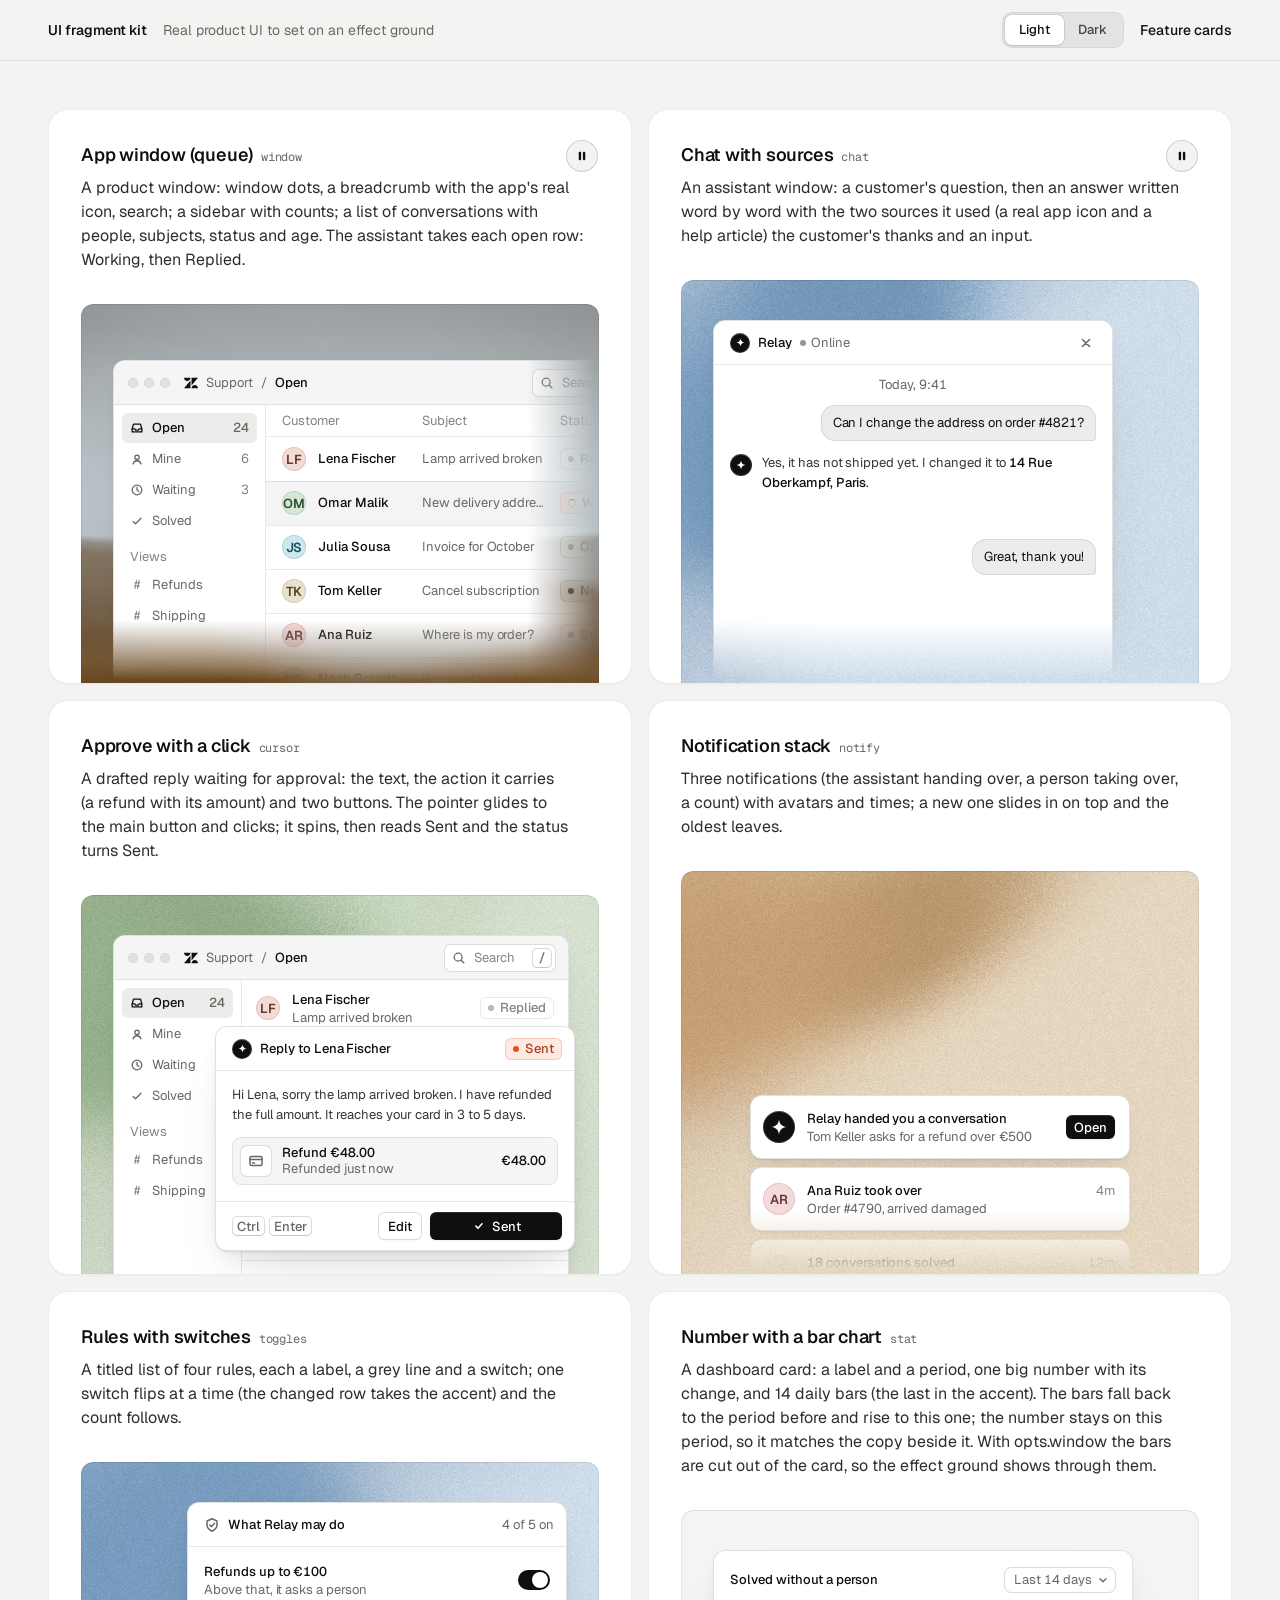
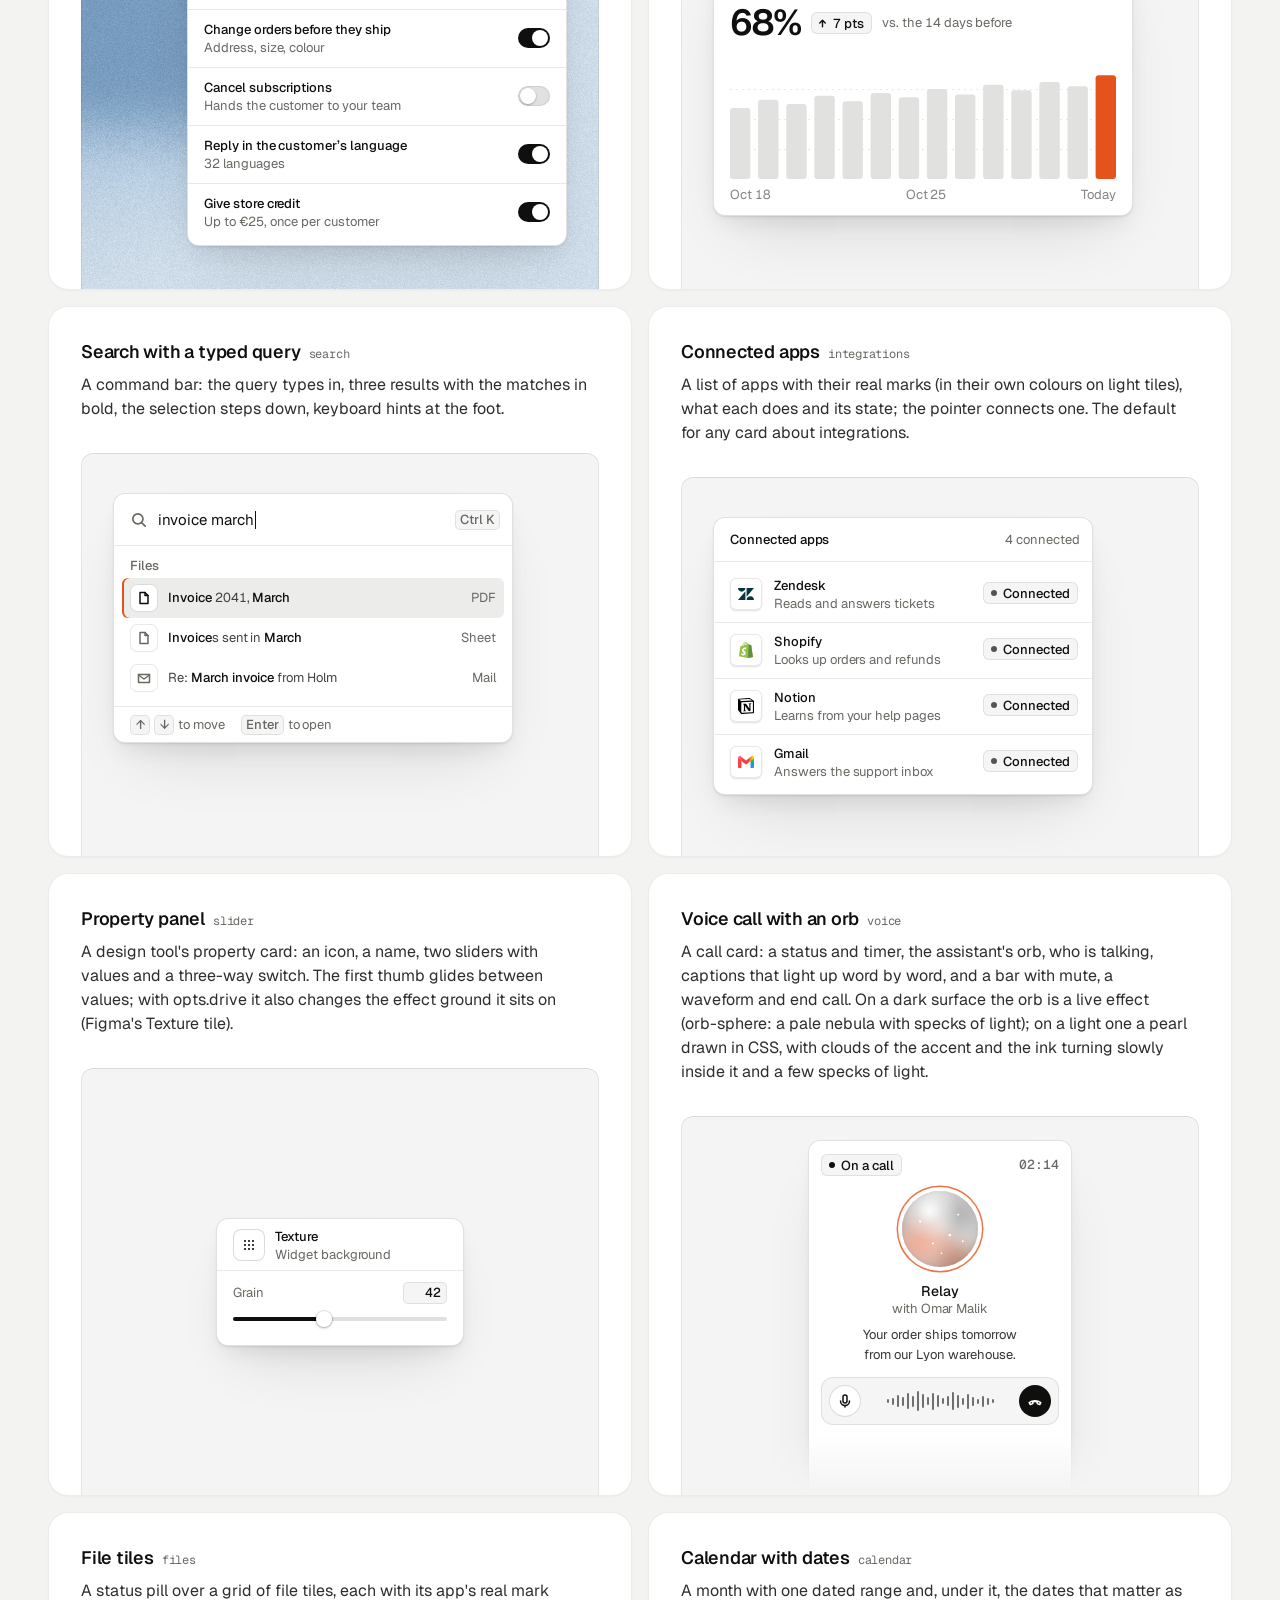
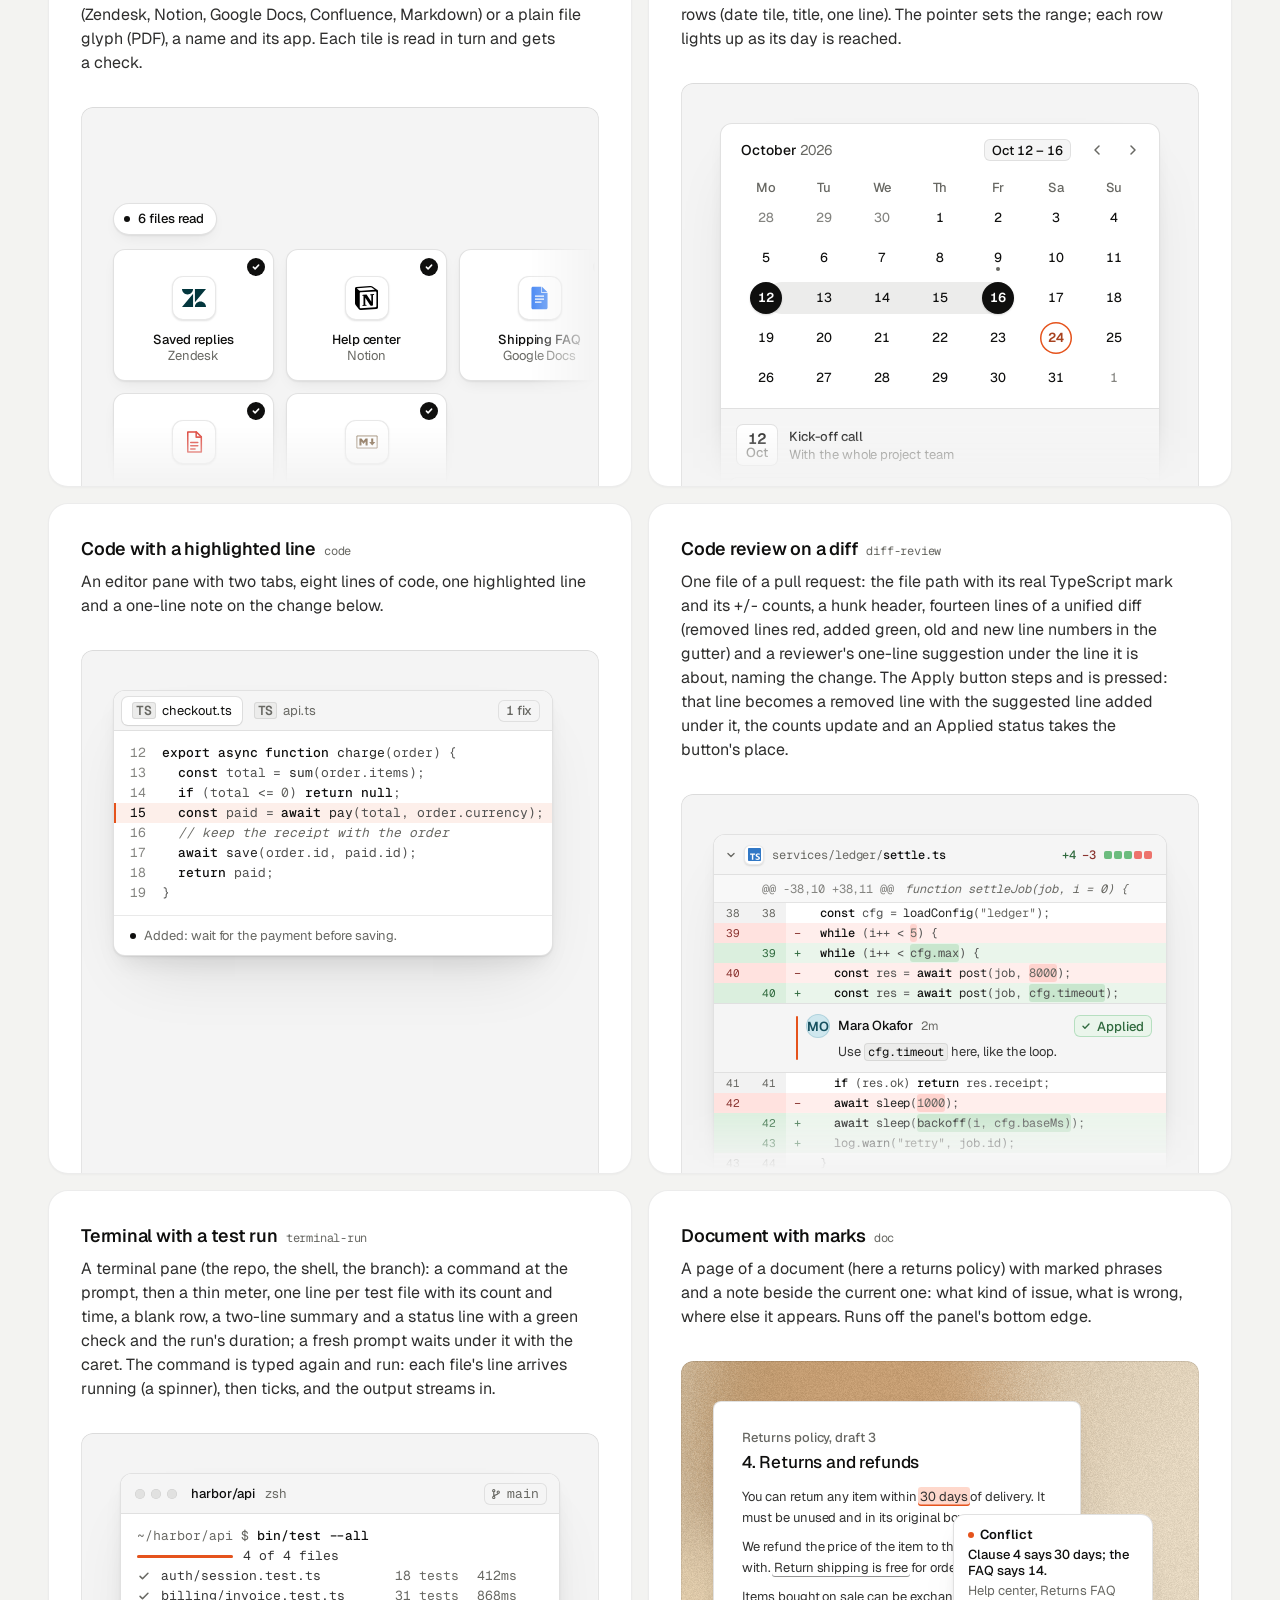
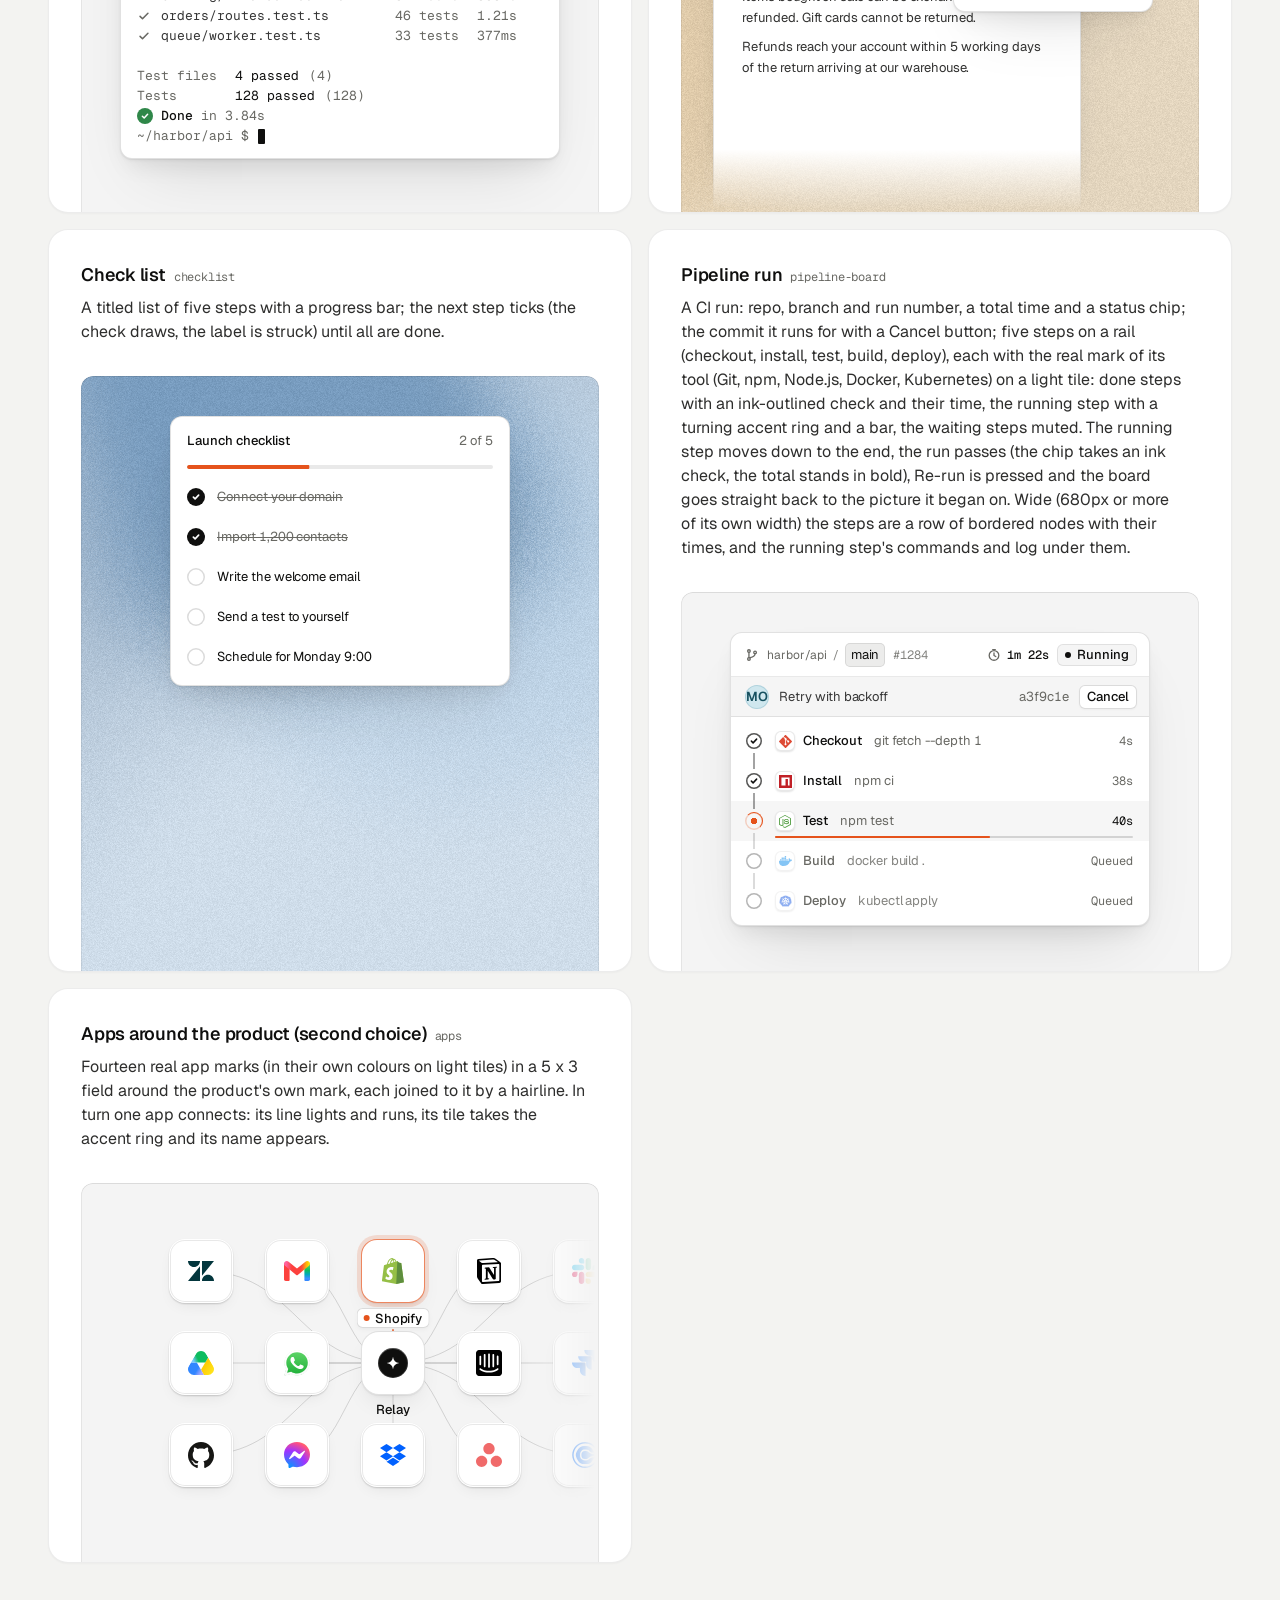
<file: .claude/skills/design-taste-frontend/assets/ui/index.html>
<!doctype html>
<html lang="en" data-theme="light">
<head>
<script>window.__tpGlMax = 16;   /* a gallery shows many live effects at once; a page of a site keeps the default 4 (fx.js) */</script>
<meta charset="utf-8">
<meta name="viewport" content="width=device-width, initial-scale=1">
<title>UI fragment kit</title>
<meta name="description" content="Nineteen pieces of real product UI from the taste-skill kit, each on an effect ground in a feature card.">
<link rel="preconnect" href="https://fonts.googleapis.com">
<link rel="preconnect" href="https://fonts.gstatic.com" crossorigin>
<link href="https://fonts.googleapis.com/css2?family=Geist:wght@300..700&family=Geist+Mono:wght@400;500&display=swap" rel="stylesheet">
<link rel="stylesheet" href="base.css">
<link rel="stylesheet" href="cards.css">
<style>
  :root { --font-text: "Geist", system-ui, sans-serif; --font-display: "Geist", system-ui, sans-serif; --font-mono: "Geist Mono", ui-monospace, monospace; }
  [data-theme="light"] { --bg: #f3f3f1; --card: #ffffff; --ink: #0f0f0e; --muted: #686863; --accent: #e5531c; --accent-ink: #ffffff; --g-bg: #e9e8e4; --g-surface: #f6f5f2; --frag: #ffffff; --warm: #c9a679; }
  [data-theme="dark"] { --bg: #070708; --card: #151517; --ink: #f2f2ef; --muted: #8f9094; --accent: #ff7a3c; --accent-ink: #120c08; --g-bg: #0e0e10; --g-surface: #1b1c1f; --frag: #1c1d20; --warm: #9c9689; }
  * { box-sizing: border-box; }
  html, body { margin: 0; }
  body { font-family: var(--font-text); background: var(--bg); color: var(--ink); -webkit-font-smoothing: antialiased; }
  .panel { --fx-bg: var(--g-bg); --fx-surface: var(--g-surface); --fx-ink: var(--ink); --fx-muted: var(--muted); --fx-accent: var(--hue, var(--warm)); --fx-accent-ink: var(--accent-ink); --calm: var(--g-bg); --p-h: 380px; }
  .top { position: sticky; top: 0; z-index: 20; background: color-mix(in oklab, var(--bg) 86%, transparent); backdrop-filter: blur(14px); -webkit-backdrop-filter: blur(14px); border-bottom: 1px solid color-mix(in oklab, var(--ink) 8%, transparent); }
  .top__in { max-width: 1232px; margin: 0 auto; padding: 0 24px; height: 60px; display: flex; align-items: center; gap: 16px; font-size: 14px; line-height: 20px; }
  .top__in strong { font-weight: 560; }
  .top__in > span { color: var(--muted); }
  .sp { flex: 1; }
  .seg { display: inline-flex; padding: 3px; border-radius: 10px; background: color-mix(in oklab, var(--ink) 6%, var(--bg)); box-shadow: inset 0 0 0 1px color-mix(in oklab, var(--ink) 6%, transparent); }
  .seg button { font: inherit; font-size: 13px; font-weight: 500; border: 0; background: none; color: color-mix(in oklab, var(--ink) 72%, var(--bg)); height: 30px; padding: 0 14px; border-radius: 7px; cursor: pointer; }
  .seg button[aria-pressed="true"] { background: var(--card); color: var(--ink); box-shadow: 0 0 0 1px color-mix(in oklab, var(--ink) 8%, transparent), 0 1px 2px rgb(0 0 0 / .1); }
  .top__in a { color: var(--ink); text-decoration: none; font-weight: 500; }
  main { max-width: 1232px; margin: 0 auto; padding: 48px 24px 96px; }
  .grid { display: grid; grid-template-columns: repeat(2, minmax(0, 1fr)); gap: 16px; }
  .card > h3 code { font: 400 12px/16px var(--font-mono); color: var(--muted); margin-left: 8px; }
  @media (max-width: 860px) { .grid { grid-template-columns: minmax(0, 1fr); } }
  @media (max-width: 600px) { main { padding: 24px 16px 64px; } .top__in { padding: 0 16px; } .top__in > span { display: none; } .panel { --p-h: 340px; } }
</style>
</head>
<body>
<header class="top">
  <div class="top__in">
    <strong>UI fragment kit</strong><span>Real product UI to set on an effect ground</span>
    <span class="sp"></span>
    <div class="seg" role="group" aria-label="Theme"><button type="button" data-mode="light" aria-pressed="true">Light</button><button type="button" data-mode="dark" aria-pressed="false">Dark</button></div>
    <a href="cards.html">Feature cards</a>
  </div>
</header>
<main><div class="grid" id="grid"></div></main>

<script type="module">
  import fx from '../effects/fx.js';
  import ui from './ui.js';
  const index = await fetch('index.json').then(r => r.json());
  // where each one sits, as its meta.json says: anchored at a corner or rising from the bottom and cut by
  // the panel's edge, or whole with 24px or more of ground round it; a fade only where an edge cuts it.
  // Only the compact slider sits in the calm middle (Figma's Texture tile); the cursor dialog is shown
  // where it belongs, over the lower-right edge of a window. [class, fade, style, opts]
  const PLACE = {
    window: ['at-corner', 'stage--fade-br', '--ay:56px'],
    chat: ['at-rise to-edge', 'stage--fade-b'],
    cursor: ['at-over', '', '--bx:24px;--by:24px'],
    notify: ['at-rise fit', 'stage--fade-b', '--ay:calc(100% - 180px);--ay-sm:calc(100% - 180px);--fit-max:380px'],
    toggles: ['at-right', ''],
    stat: ['at-corner', ''],
    search: ['at-corner', ''],
    integrations: ['at-corner', ''],
    slider: ['at-center', '', '', '{"compact":true,"drive":{"param":"grain","min":0.15,"max":0.95}}'],
    voice: ['at-rise to-edge fit', 'stage--fade-b', '--ax:max(24px, 50% - 132px);--ay:24px;--fit-max:264px'],
    files: ['at-corner wide', 'stage--fade-br', '--w:680px;--ay:96px'],
    calendar: ['at-rise fit', 'stage--fade-b', '--fit-max:440px'],
    code: ['at-corner', ''],
    'diff-review': ['at-corner fit', 'stage--fade-b', '--fit-max:480px'],
    'terminal-run': ['at-rise fit', '', '--fit-max:440px'],
    'pipeline-board': ['at-rise fit', '', '--fit-max:420px'],
    doc: ['at-corner to-edge', 'stage--fade-b'],
    checklist: ['at-rise fit', '', '--fit-max:340px'],
    apps: ['at-corner wide', 'stage--fade-br', '--w:560px;--ay:48px'],
  };
  // grounds behind UI are soft lit fields (never a line or dot pattern), on both themes: the bright
  // picture behind dark UI on the dark page, a clear step darker than white UI on the light page
  // the painting stays abstract (a mist over warm sand, level, fully soft) and shows once on the page
  const PAINT = ['painterly-landscape', { blur: 1, brush: 0.35, slope: 0, hillY: 0.3, horizon: 0.62, calm: 0.2, calmX: 0.6, calmY: 0.8, drift: 0, side: 1 }, '{"bg":"#a3b0b6","accent":"#c49a6c"}'];
  const GRAIN = ['grain-gradient', { speed: 0, grainMotion: 0, calm: 0.2, calmX: 0.5, calmY: 0.6, tint: 0.6, contrast: 0.6 }, '{"bg":"#d9ccb7","surface":"#e9e0d2","ink":"#2a2622","muted":"#6f675c","accent":"#a8794a"}'];
  const SKY = [GRAIN[0], GRAIN[1], '{"bg":"#c6d3df","surface":"#d6e0e9","ink":"#25303a","muted":"#5d6873","accent":"#3f6a92"}'];
  const SAGE = [GRAIN[0], GRAIN[1], '{"bg":"#cdd6c6","surface":"#dce3d6","ink":"#262d24","muted":"#5f6a5a","accent":"#6c8e63"}'];
  const GROUND = (m, i) => (m.name === 'slider' ? GRAIN : i === 0 ? PAINT : [GRAIN, SKY, SAGE][i % 3]);
  const q = new URLSearchParams(location.search);
  const grid = document.getElementById('grid');
  grid.innerHTML = index.fragments.map((m, i) => {
    const [at, fade, extra = '', opts = ''] = PLACE[m.name] || ['at-corner', 'stage--fade-br'];
    const [id, params, pal] = GROUND(m, i);
    const w = at === 'at-center' ? '' : ` style="--ax:32px;--ay:40px;${extra}"`;
    const o = opts ? ` data-ui-opts='${opts}'` : '';
    // the cursor is a dialog over a window's edge: the window under it holds still
    const under = m.name === 'cursor' ? `<div class="at-corner" style="--ax:32px;--ay:40px" data-ui-load="window" data-ui-opts='{"compact":true}' data-ui-still></div>` : '';
    return `<article class="card card--row"><h3>${m.title}<code>${m.name}</code></h3><p>${m.shows}</p>
      <div class="panel" data-fx="${id}" data-fx-seed="${(i + 1) * 17}" data-fx-params='${JSON.stringify(params)}' data-fx-palette='${pal}' style="--calm-k:0%">
        <div class="stage ${fade}">${under}<div class="${at}"${w}${o} data-ui-load="${m.name}"></div></div></div></article>`;
  }).join('');
  function setMode(mode) {
    document.documentElement.dataset.theme = mode;
    document.querySelectorAll('.seg button').forEach(b => b.setAttribute('aria-pressed', String(b.dataset.mode === mode)));
  }
  setMode(q.get('mode') === 'dark' ? 'dark' : 'light');
  if (q.has('t')) fx.setClock(+q.get('t'));
  // each ground is drawn once near the screen and kept as a picture (its WebGL context freed), so nineteen
  // panels need one or two contexts, not nineteen
  await Promise.all([ui.loadAll(grid), ui.grounds(grid, fx)]);
  document.documentElement.dataset.ready = '1';
  document.querySelectorAll('.seg button').forEach(b => b.addEventListener('click', async () => {
    setMode(b.dataset.mode);
    for (const el of grid.querySelectorAll('[data-ui]')) el.__ui?.repaint?.();
    await ui.grounds(grid, fx);
  }));
</script>
</body>
</html>
</file>
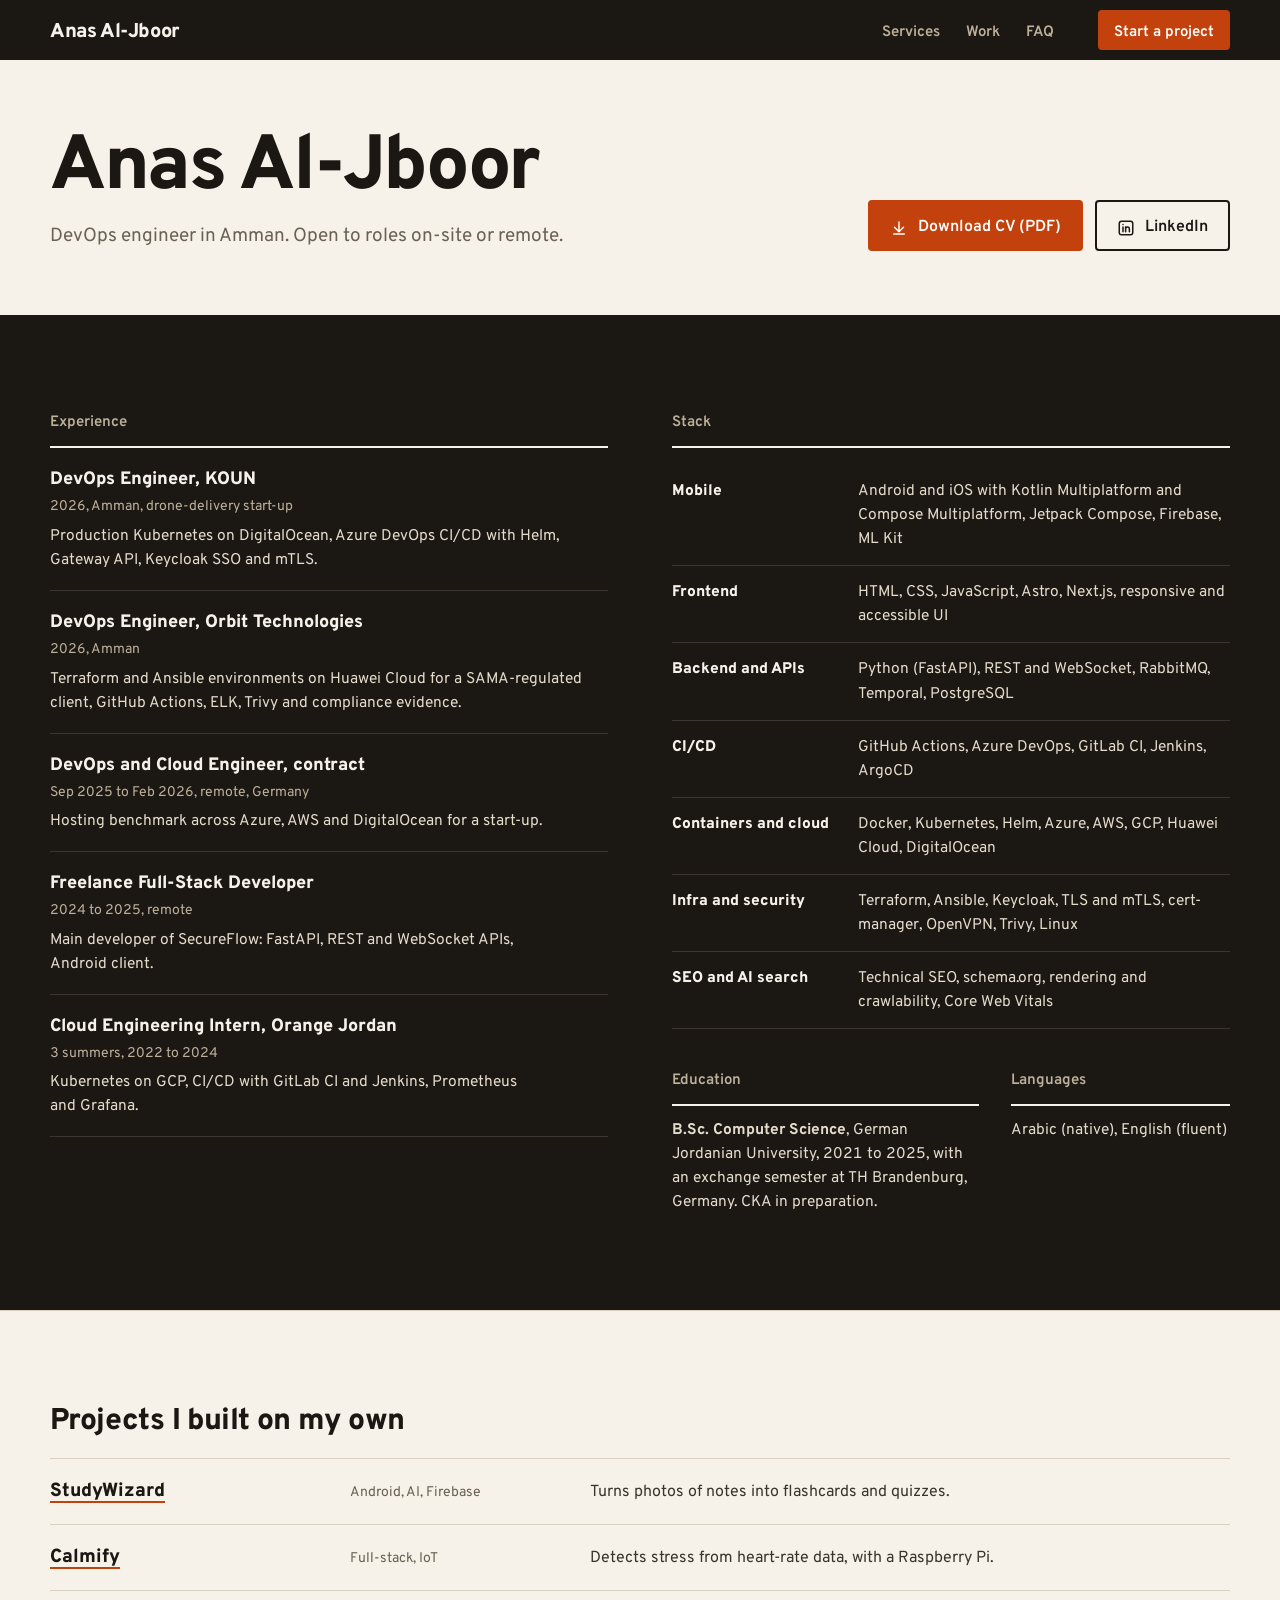
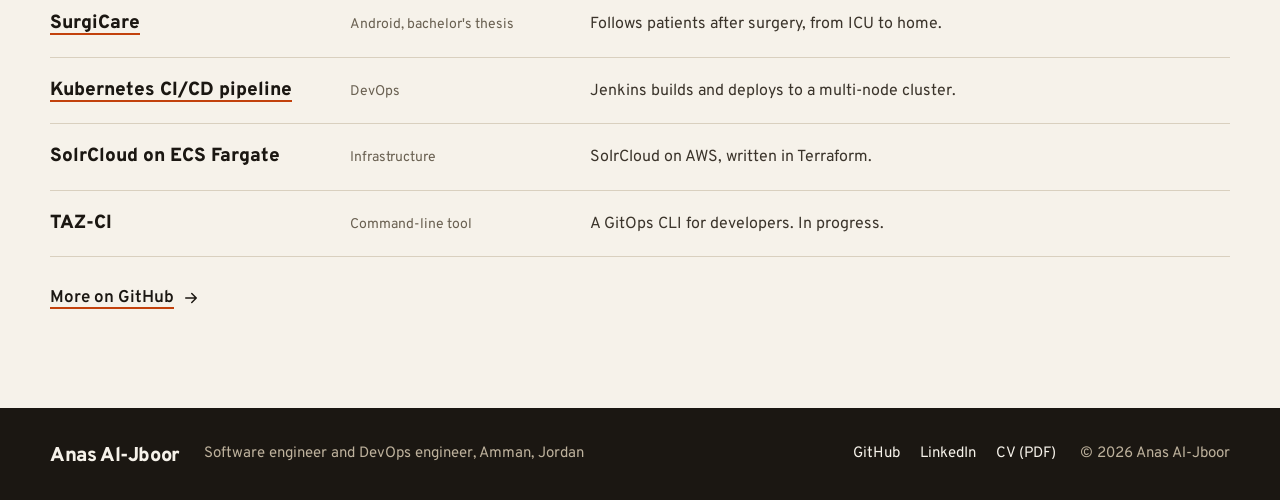
<file: cv.html>
<!DOCTYPE html>
<html lang="en">
<head>
  <meta charset="utf-8" />
  <meta name="viewport" content="width=device-width, initial-scale=1" />
  <title>CV: DevOps Engineer in Amman, Jordan | Anas Al-Jboor</title>
  <meta name="description" content="CV of Anas Al-Jboor, DevOps engineer in Amman, Jordan: Kubernetes, Helm, Terraform, Ansible and CI/CD. Open to DevOps roles in Amman or remote." />
  <meta property="og:title" content="CV: DevOps Engineer in Amman, Jordan | Anas Al-Jboor" />
  <meta property="og:description" content="Experience, stack and education. Open to DevOps roles in Amman or remote." />
  <meta property="og:url" content="https://anasaljboor.com/cv" />
  <meta property="og:type" content="profile" />
  <meta property="og:site_name" content="Anas Al-Jboor" />
  <meta property="og:image" content="https://anasaljboor.com/og-2026-11.jpg" />
  <meta name="twitter:card" content="summary_large_image" />
  <meta name="author" content="Anas Al-Jboor" />
  <meta name="robots" content="index, follow, max-image-preview:large" />
  <meta name="theme-color" content="#f6f2ea" />
  <link rel="canonical" href="https://anasaljboor.com/cv" />
  <link rel="icon" href="/favicon.ico?v=4" sizes="48x48" />
  <link rel="icon" type="image/png" sizes="32x32" href="/favicon-32.png?v=4" />
  <link rel="icon" type="image/png" sizes="192x192" href="/favicon-192.png?v=4" />
  <link rel="apple-touch-icon" href="/apple-touch-icon.png?v=4" />
  <link rel="preconnect" href="https://fonts.googleapis.com" />
  <link rel="preconnect" href="https://fonts.gstatic.com" crossorigin />
  <link href="https://fonts.googleapis.com/css2?family=Overpass:ital,wght@0,400;0,600;0,800;1,400&display=swap" rel="stylesheet" />
  <link rel="stylesheet" href="/style.css?v=2026-11-28-nav-align" />
  <script type="application/ld+json">
  {
    "@context": "https://schema.org",
    "@type": "ProfilePage",
    "@id": "https://anasaljboor.com/cv#webpage",
    "url": "https://anasaljboor.com/cv",
    "name": "CV: DevOps Engineer in Amman, Jordan | Anas Al-Jboor",
    "isPartOf": { "@id": "https://anasaljboor.com/#website" },
    "mainEntity": { "@id": "https://anasaljboor.com/#person" },
    "inLanguage": "en",
    "dateModified": "2026-11-28"
  }
  </script>
</head>
<body>
  <a class="skip" href="#main">Skip to content</a>

  <svg width="0" height="0" style="position:absolute" aria-hidden="true">
    <defs>
      <symbol id="i-site" viewBox="0 0 24 24"><rect x="3" y="4" width="18" height="16" rx="2"/><path d="M3 9h18M7 6.5h.01M10 6.5h.01"/></symbol>
      <symbol id="i-app" viewBox="0 0 24 24"><path d="M8 7l-5 5 5 5M16 7l5 5-5 5M14 4l-4 16"/></symbol>
      <symbol id="i-cloud" viewBox="0 0 24 24"><path d="M7 18a4.5 4.5 0 01-.6-8.96A6 6 0 0118 9.5a4 4 0 01-1 8.5z"/><path d="M12 12v6M9.5 15.5L12 18l2.5-2.5"/></symbol>
      <symbol id="i-search" viewBox="0 0 24 24"><circle cx="11" cy="11" r="6.5"/><path d="M20 20l-4.2-4.2M8.5 11h5M11 8.5v5"/></symbol>
      <symbol id="i-arrow" viewBox="0 0 24 24"><path d="M5 12h14M13 6l6 6-6 6"/></symbol>
      <symbol id="i-down" viewBox="0 0 24 24"><path d="M12 4v13M6 11l6 6 6-6M5 20h14"/></symbol>
      <symbol id="i-mail" viewBox="0 0 24 24"><rect x="3" y="5" width="18" height="14" rx="2"/><path d="M3.5 6.5L12 13l8.5-6.5"/></symbol>
      <symbol id="i-in" viewBox="0 0 24 24"><rect x="3" y="3" width="18" height="18" rx="3"/><path d="M8 10.5V17M8 7.2v.01M11.5 17v-6.5M11.5 13.2c0-1.6 1-2.7 2.5-2.7s2.5 1 2.5 2.7V17"/></symbol>
      <symbol id="i-gh" viewBox="0 0 24 24"><path d="M9 19c-4.3 1.4-4.3-2.5-6-3m12 5v-3.5c0-1 .1-1.4-.5-2 2.8-.3 5.5-1.4 5.5-6a4.6 4.6 0 00-1.3-3.2 4.2 4.2 0 00-.1-3.2s-1.1-.3-3.5 1.3a12.3 12.3 0 00-6.2 0C6.5 2.8 5.4 3.1 5.4 3.1a4.2 4.2 0 00-.1 3.2A4.6 4.6 0 004 9.5c0 4.6 2.7 5.7 5.5 6-.6.6-.6 1.2-.5 2V21"/></symbol>
      <symbol id="i-wa" viewBox="0 0 24 24"><path d="M4 20l1.3-3.9A8 8 0 1112 20a8 8 0 01-4.1-1.1z"/><path d="M9 8.5c0 3.6 2.9 6.5 6.5 6.5l1-1.6-2-1-.9.9a4.2 4.2 0 01-2.4-2.4l.9-.9-1-2z"/></symbol>
      <symbol id="i-cal" viewBox="0 0 24 24"><rect x="3.5" y="5" width="17" height="15.5" rx="2"/><path d="M3.5 10h17M8 3v4M16 3v4M8.5 14.5h2M13.5 14.5h2"/></symbol>
      <symbol id="i-phone" viewBox="0 0 24 24"><rect x="6.5" y="2.5" width="11" height="19" rx="2.5"/><path d="M10.5 18.5h3"/></symbol>
      <symbol id="i-crm" viewBox="0 0 24 24"><circle cx="9" cy="8" r="3.2"/><path d="M3.5 19c.6-3.2 2.8-5 5.5-5s4.9 1.8 5.5 5M15.5 5.2a3.2 3.2 0 010 5.6M17.5 14.4c1.6.7 2.7 2.3 3 4.6"/></symbol>
      <symbol id="i-check" viewBox="0 0 24 24"><path d="M5 12.5l4.5 4.5L19 7.5"/></symbol>
    </defs>
  </svg>

  <header class="nav">
    <div class="wrap nav-inner">
      <a href="/" class="brand" aria-label="Anas Al-Jboor, home">Anas Al-Jboor</a>
      <nav class="links" aria-label="Main">
        <a href="/#services">Services</a>
        <a href="/#work">Work</a>
        <a href="/#faq">FAQ</a>
      </nav>
      <div class="nav-ctas">
        <a class="btn small" href="/#contact">Start a project</a>
      </div>
    </div>
  </header>

  <main id="main">
    <section class="cv-intro" aria-labelledby="cv-title">
      <div class="wrap about-head">
        <div>
          <h1 id="cv-title">Anas Al-Jboor</h1>
          <p class="sub">DevOps engineer in Amman. Open to roles on-site or remote.</p>
        </div>
        <div class="about-ctas">
          <a class="btn" href="/cv.pdf" target="_blank" rel="noopener"><svg class="ic" aria-hidden="true"><use href="#i-down"/></svg> Download CV (PDF)</a>
          <a class="btn ghost" href="https://www.linkedin.com/in/anas-al-jboor" target="_blank" rel="noopener"><svg class="ic" aria-hidden="true"><use href="#i-in"/></svg> LinkedIn</a>
        </div>
      </div>
    </section>

    <section id="experience" class="band" aria-label="Experience and stack">
      <div class="wrap">
        <div class="two-col">
          <div>
            <h3 class="col-title">Experience</h3>
            <ol class="jobs">
              <li><h4>DevOps Engineer, KOUN</h4><p class="meta">2026, Amman, drone-delivery start-up</p><p>Production Kubernetes on DigitalOcean, Azure DevOps CI/CD with Helm, Gateway API, Keycloak SSO and mTLS.</p></li>
              <li><h4>DevOps Engineer, Orbit Technologies</h4><p class="meta">2026, Amman</p><p>Terraform and Ansible environments on Huawei Cloud for a SAMA-regulated client, GitHub Actions, ELK, Trivy and compliance evidence.</p></li>
              <li><h4>DevOps and Cloud Engineer, contract</h4><p class="meta">Sep 2025 to Feb 2026, remote, Germany</p><p>Hosting benchmark across Azure, AWS and DigitalOcean for a start-up.</p></li>
              <li><h4>Freelance Full-Stack Developer</h4><p class="meta">2024 to 2025, remote</p><p>Main developer of SecureFlow: FastAPI, REST and WebSocket APIs, Android client.</p></li>
              <li><h4>Cloud Engineering Intern, Orange Jordan</h4><p class="meta">3 summers, 2022 to 2024</p><p>Kubernetes on GCP, CI/CD with GitLab CI and Jenkins, Prometheus and Grafana.</p></li>
            </ol>
          </div>
          <div>
            <h3 class="col-title">Stack</h3>
            <dl class="skills">
              <div><dt>Mobile</dt><dd>Android and iOS with Kotlin Multiplatform and Compose Multiplatform, Jetpack Compose, Firebase, ML Kit</dd></div>
              <div><dt>Frontend</dt><dd>HTML, CSS, JavaScript, Astro, Next.js, responsive and accessible UI</dd></div>
              <div><dt>Backend and APIs</dt><dd>Python (FastAPI), REST and WebSocket, RabbitMQ, Temporal, PostgreSQL</dd></div>
              <div><dt>CI/CD</dt><dd>GitHub Actions, Azure DevOps, GitLab CI, Jenkins, ArgoCD</dd></div>
              <div><dt>Containers and cloud</dt><dd>Docker, Kubernetes, Helm, Azure, AWS, GCP, Huawei Cloud, DigitalOcean</dd></div>
              <div><dt>Infra and security</dt><dd>Terraform, Ansible, Keycloak, TLS and mTLS, cert-manager, OpenVPN, Trivy, Linux</dd></div>
              <div><dt>SEO and AI search</dt><dd>Technical SEO, schema.org, rendering and crawlability, Core Web Vitals</dd></div>
            </dl>
            <div class="edu">
              <div>
                <h3 class="col-title">Education</h3>
                <p><strong>B.Sc. Computer Science</strong>, German Jordanian University, 2021 to 2025, with an exchange semester at TH Brandenburg, Germany. CKA in preparation.</p>
              </div>
              <div>
                <h3 class="col-title">Languages</h3>
                <p>Arabic (native), English (fluent)</p>
              </div>
            </div>
          </div>
        </div>
      </div>
    </section>


    <section id="projects" aria-labelledby="projects-title">
      <div class="wrap">
        <h2 id="projects-title" class="sub-head">Projects I built on my own</h2>
        <ul class="projects">
          <li><a href="https://github.com/anasaljboor/StudyWizard" target="_blank" rel="noopener">StudyWizard</a><span class="kind">Android, AI, Firebase</span><span class="desc">Turns photos of notes into flashcards and quizzes.</span></li>
          <li><a href="https://github.com/anasaljboor/Calmify" target="_blank" rel="noopener">Calmify</a><span class="kind">Full-stack, IoT</span><span class="desc">Detects stress from heart-rate data, with a Raspberry Pi.</span></li>
          <li><a href="https://github.com/anasaljboor/SurgiCare" target="_blank" rel="noopener">SurgiCare</a><span class="kind">Android, bachelor's thesis</span><span class="desc">Follows patients after surgery, from ICU to home.</span></li>
          <li><a href="https://github.com/anasaljboor/devops-k8s-jenkins" target="_blank" rel="noopener">Kubernetes CI/CD pipeline</a><span class="kind">DevOps</span><span class="desc">Jenkins builds and deploys to a multi-node cluster.</span></li>
          <li><span class="title">SolrCloud on ECS Fargate</span><span class="kind">Infrastructure</span><span class="desc">SolrCloud on AWS, written in Terraform.</span></li>
          <li><span class="title">TAZ-CI</span><span class="kind">Command-line tool</span><span class="desc">A GitOps CLI for developers. In progress.</span></li>
        </ul>
        <p class="more-row"><a class="text-link" href="https://github.com/anasaljboor" target="_blank" rel="noopener">More on GitHub <svg class="ic" aria-hidden="true"><use href="#i-arrow"/></svg></a></p>
      </div>
    </section>
  </main>

  <!-- ───────── FOOTER ───────── -->
  <footer class="footer">
    <div class="wrap foot-grid">
      <a href="/" class="brand">Anas Al-Jboor</a>
      <p>Software engineer and DevOps engineer, Amman, Jordan</p>
      <nav class="foot-links" aria-label="Footer">
        <a href="https://github.com/anasaljboor" target="_blank" rel="noopener">GitHub</a>
        <a href="https://www.linkedin.com/in/anas-al-jboor" target="_blank" rel="noopener">LinkedIn</a>
        <a href="/cv.pdf" target="_blank" rel="noopener">CV (PDF)</a>
      </nav>
      <span class="copy">© <span id="y">2026</span> Anas Al-Jboor</span>
    </div>
  </footer>

  <script>document.getElementById("y").textContent = new Date().getFullYear();</script>
</body>
</html>
</file>
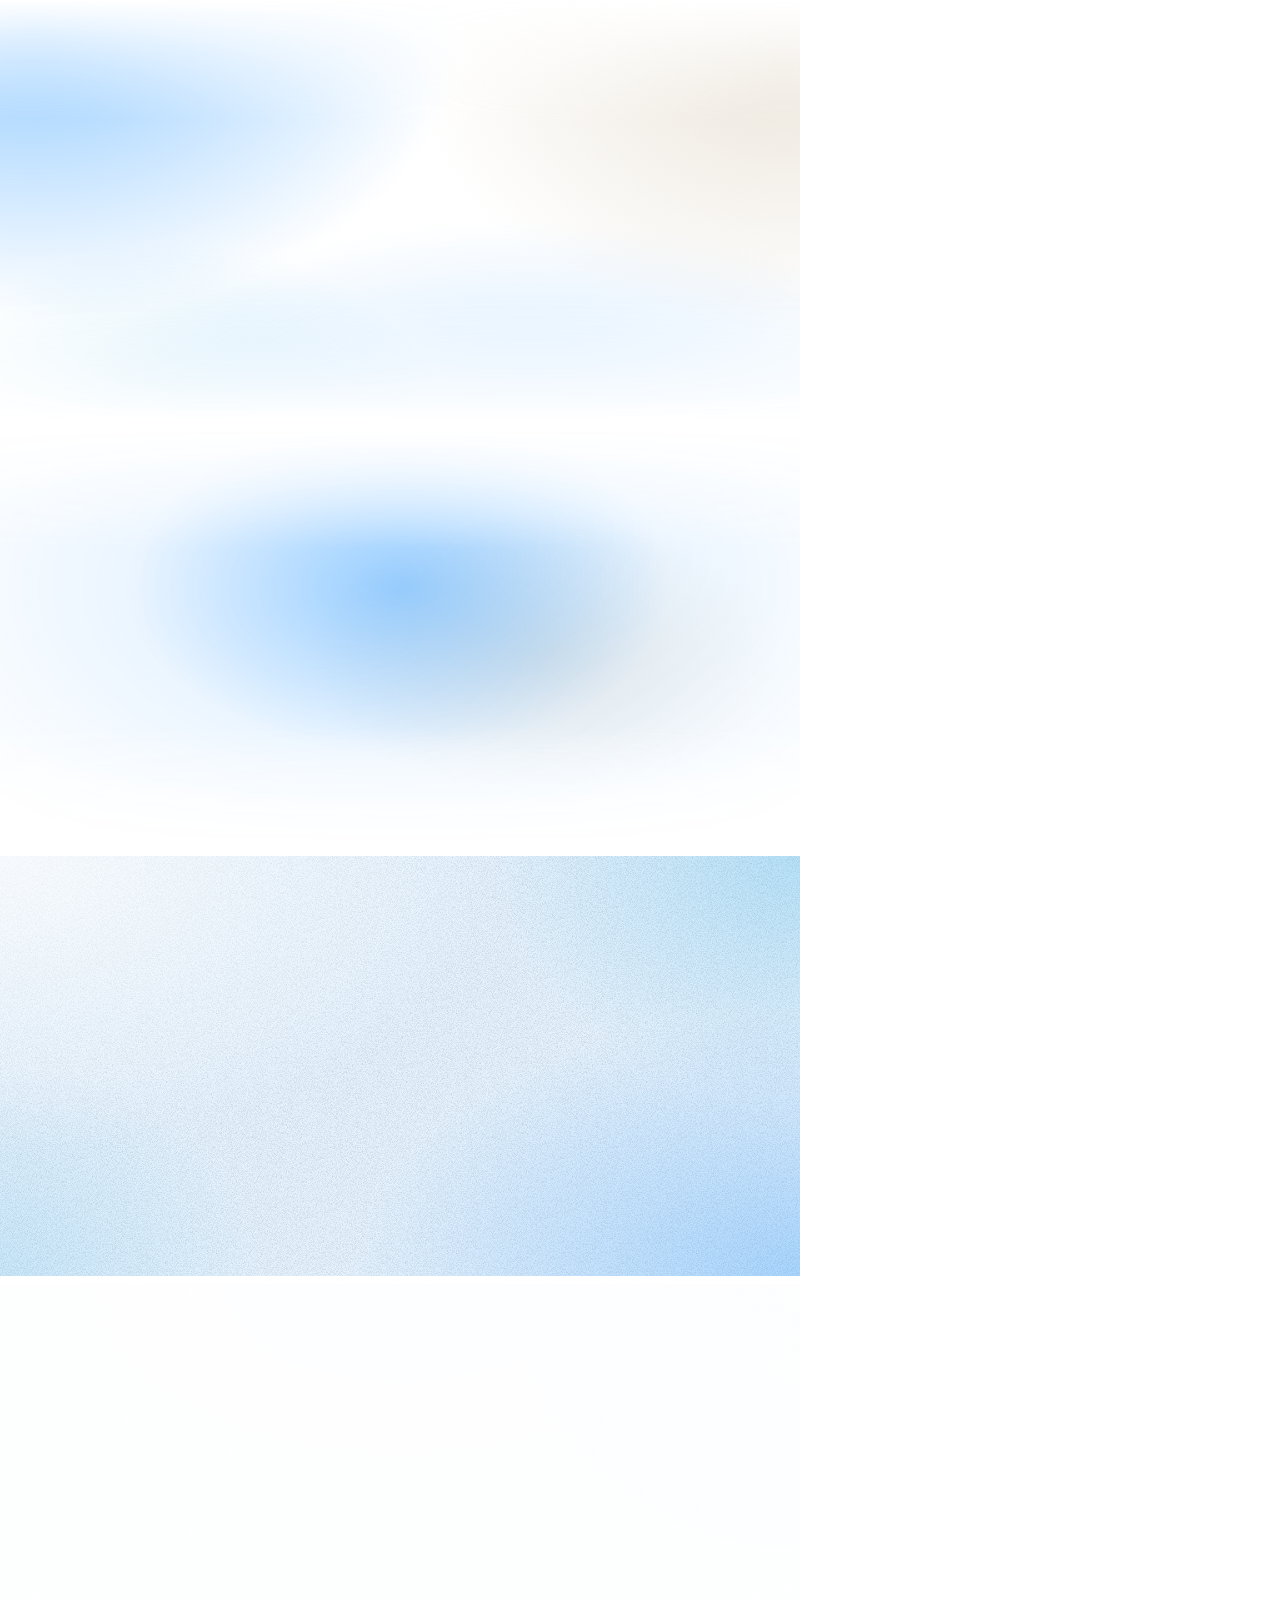
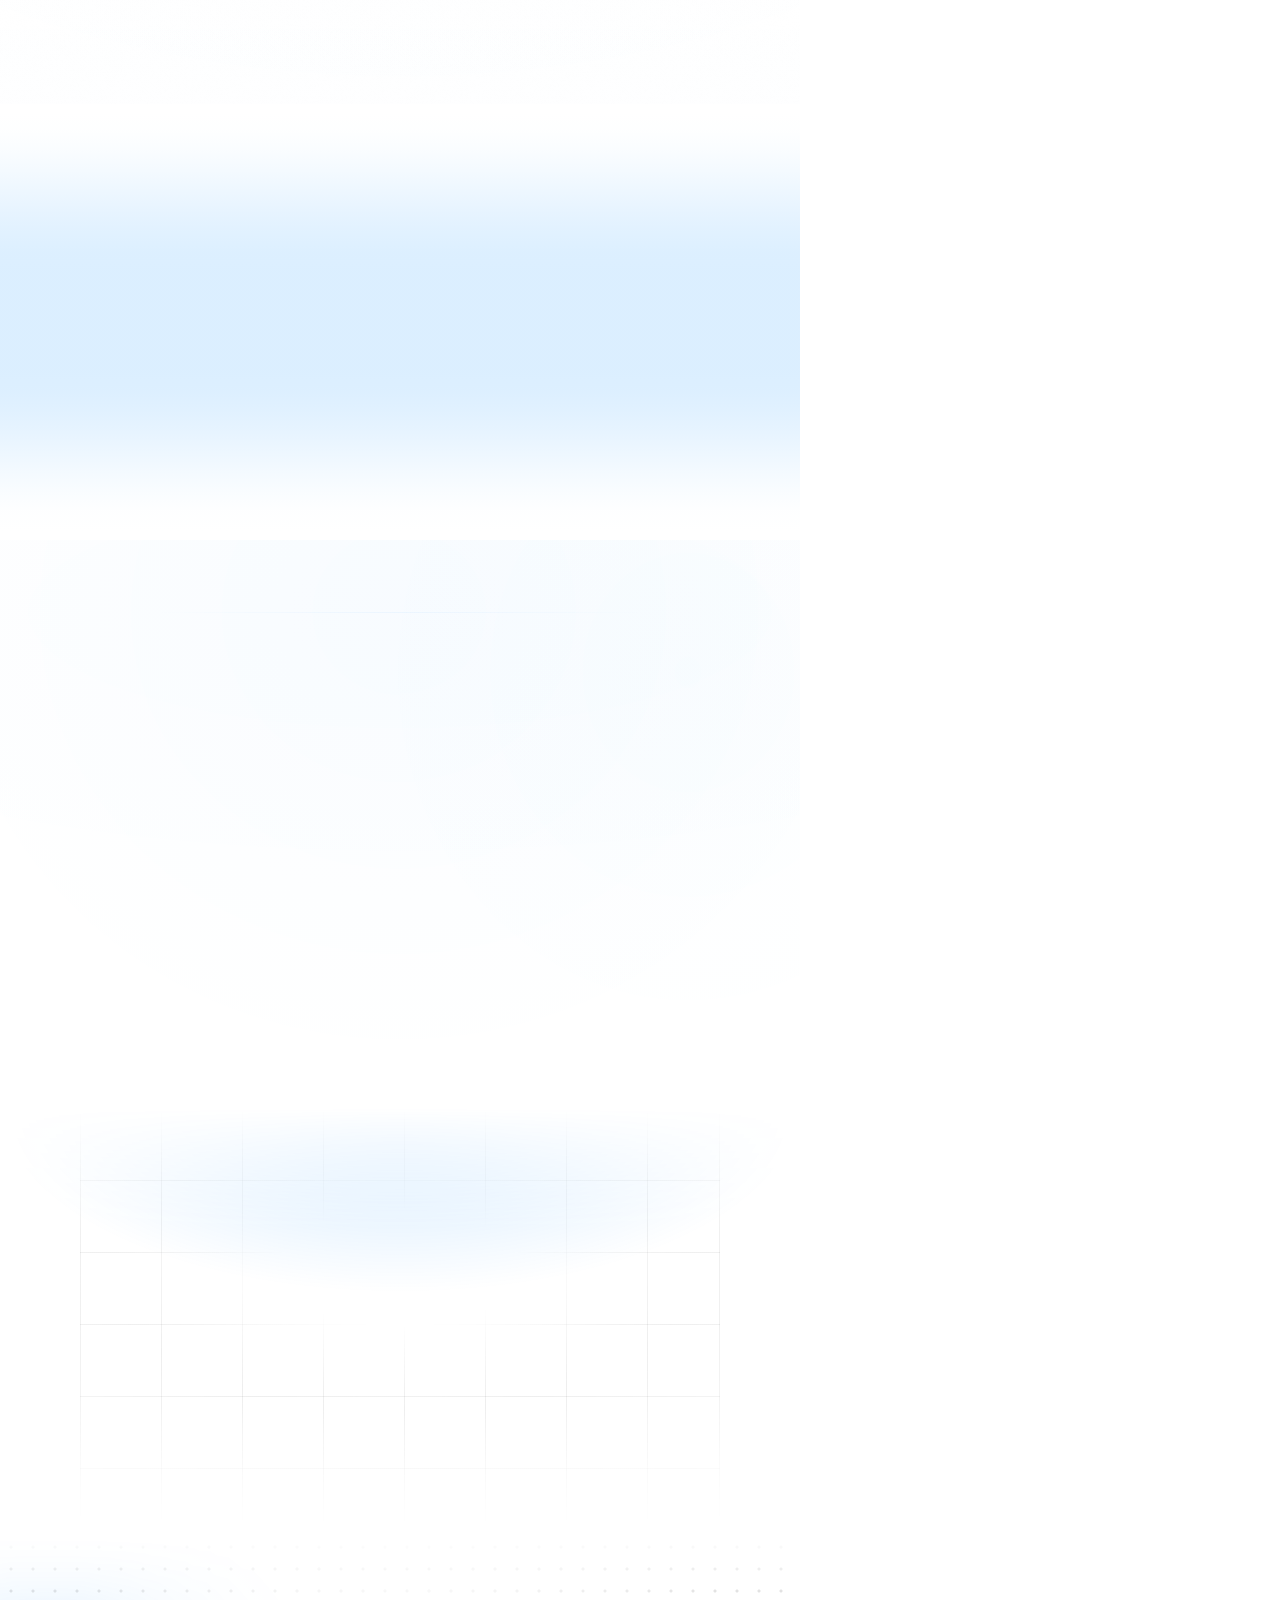
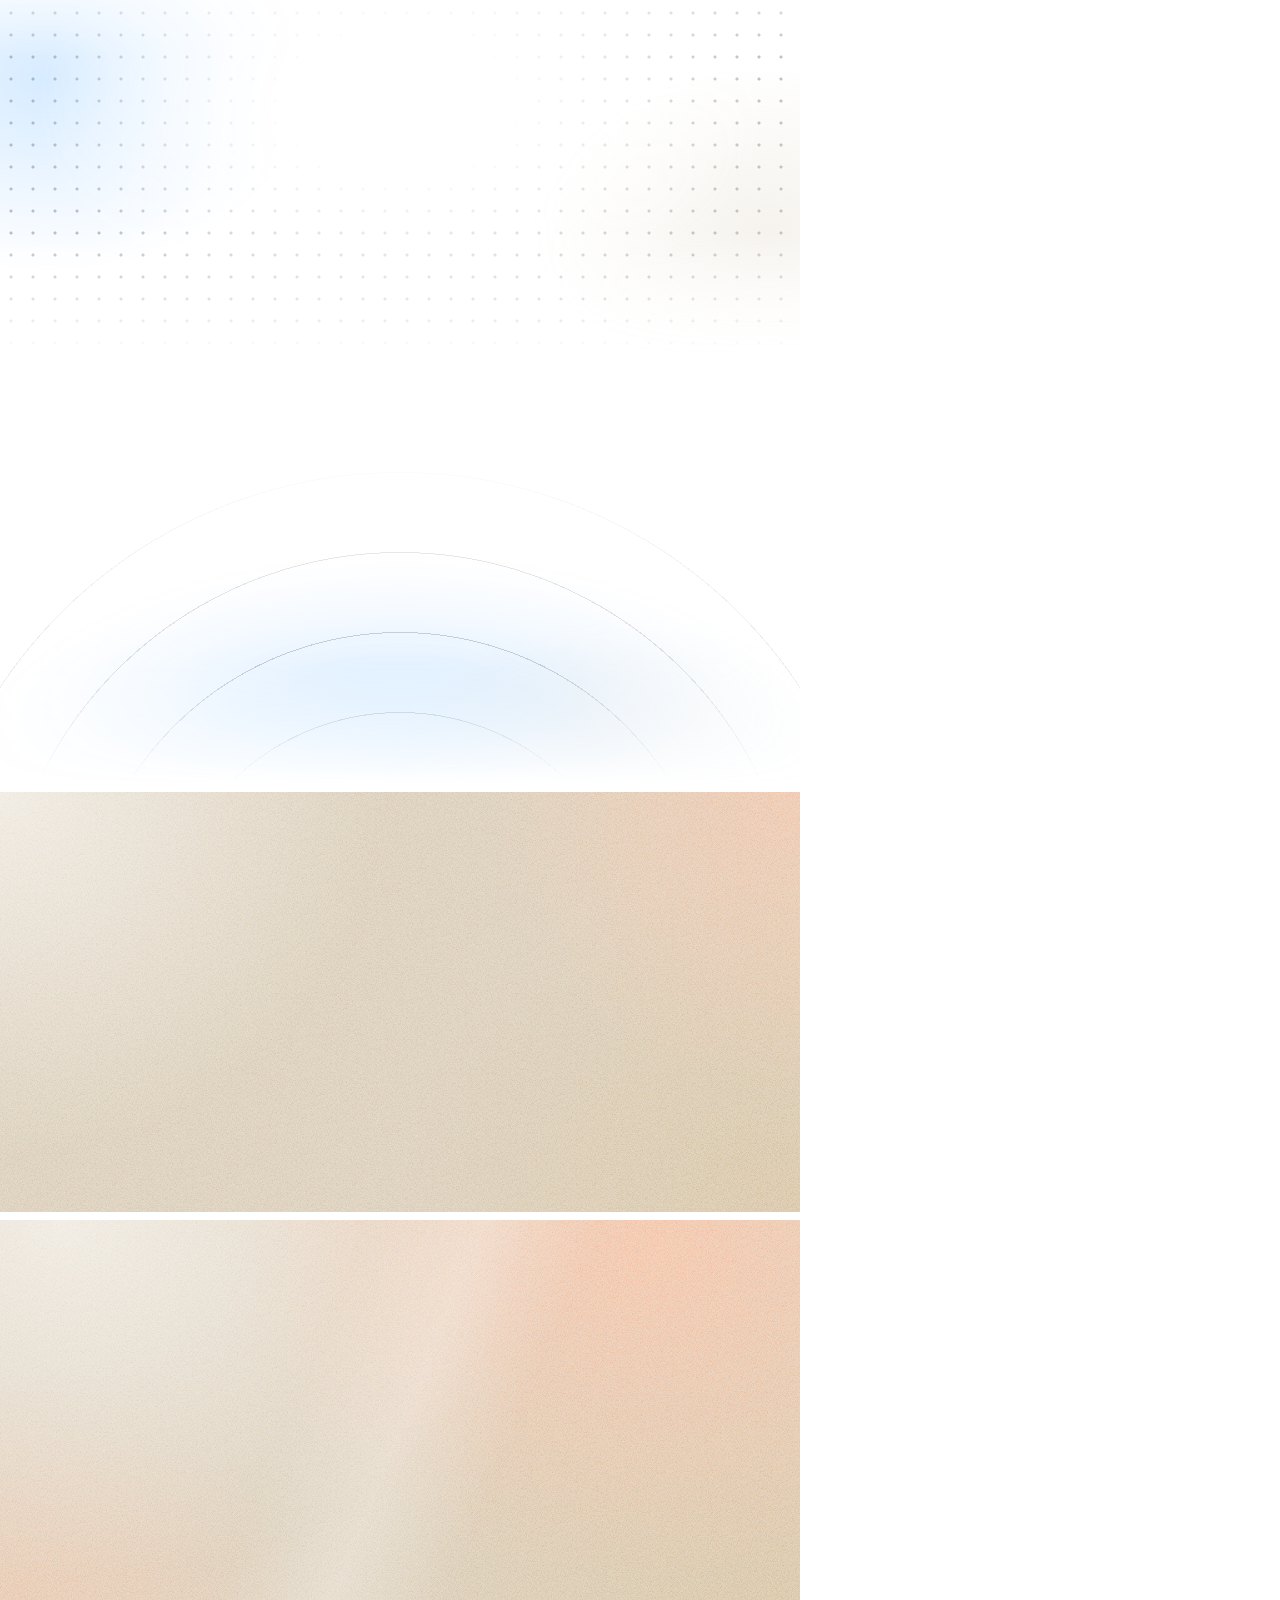
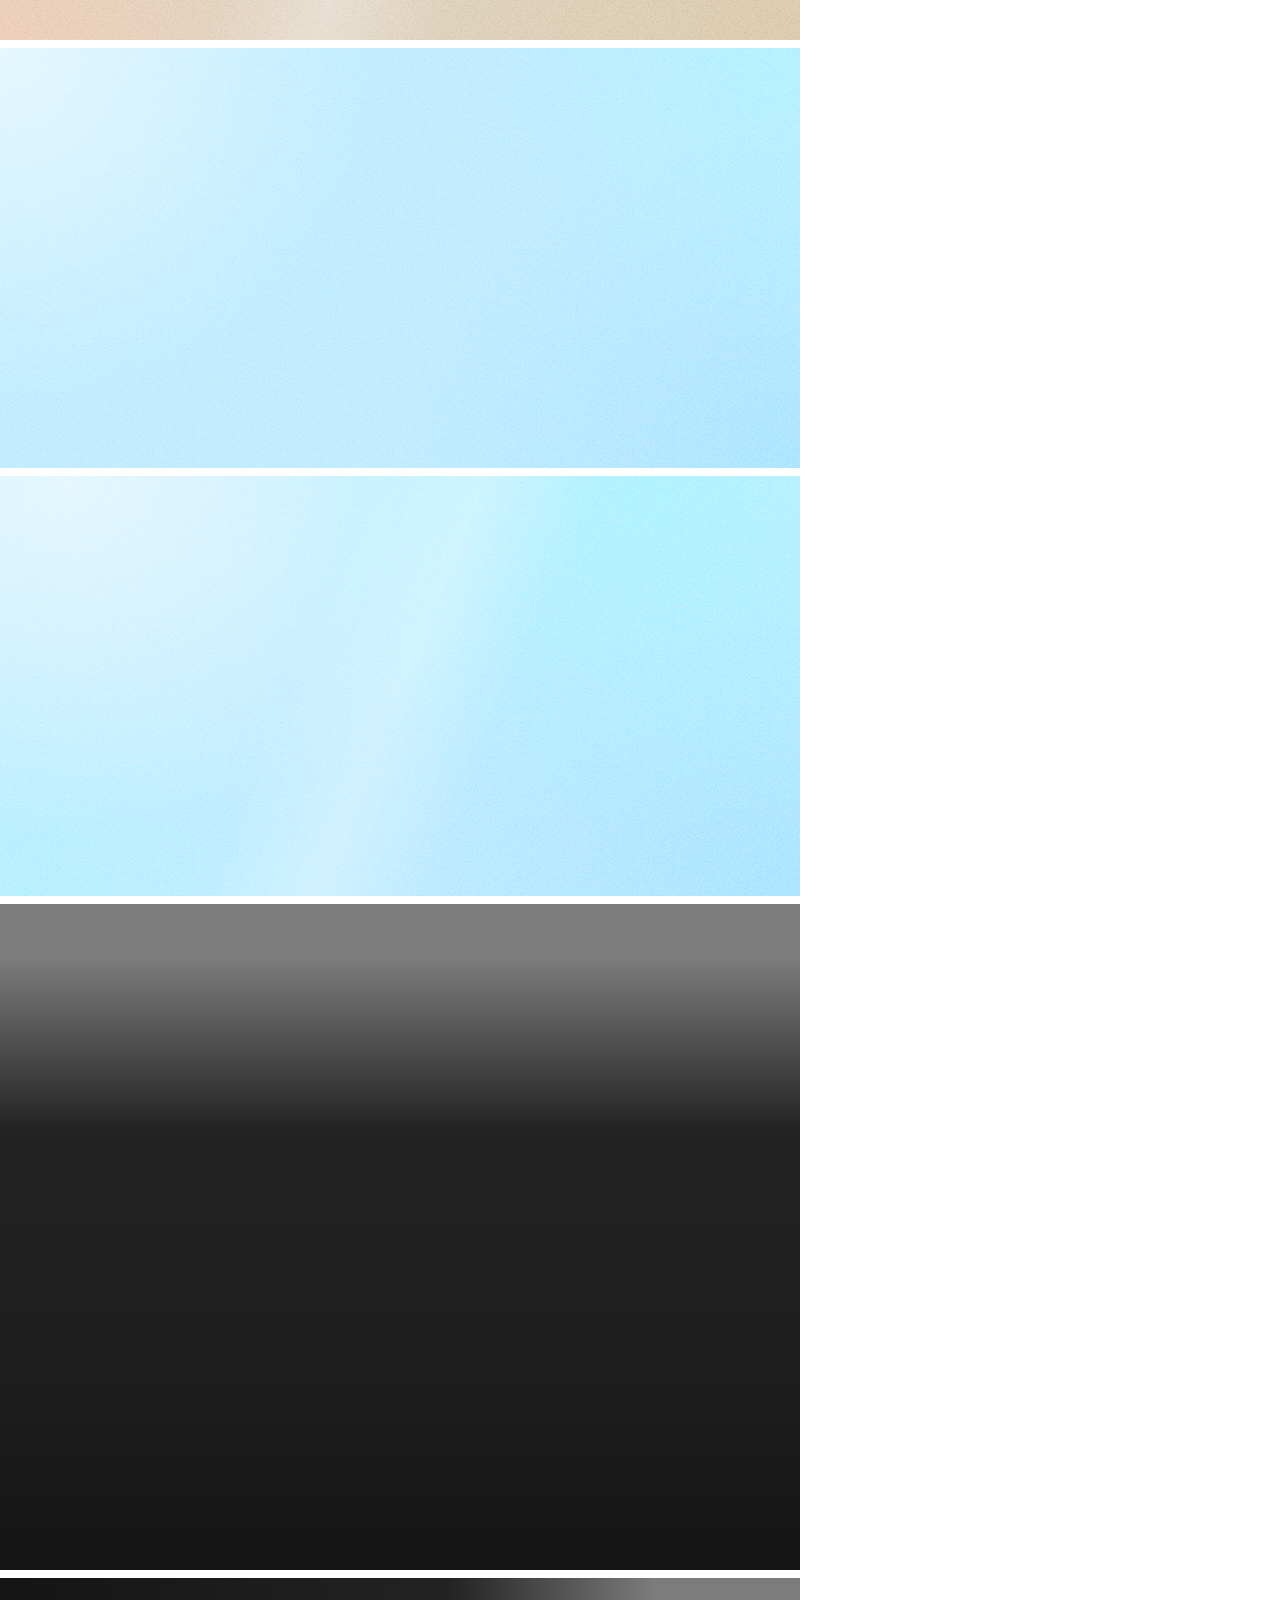
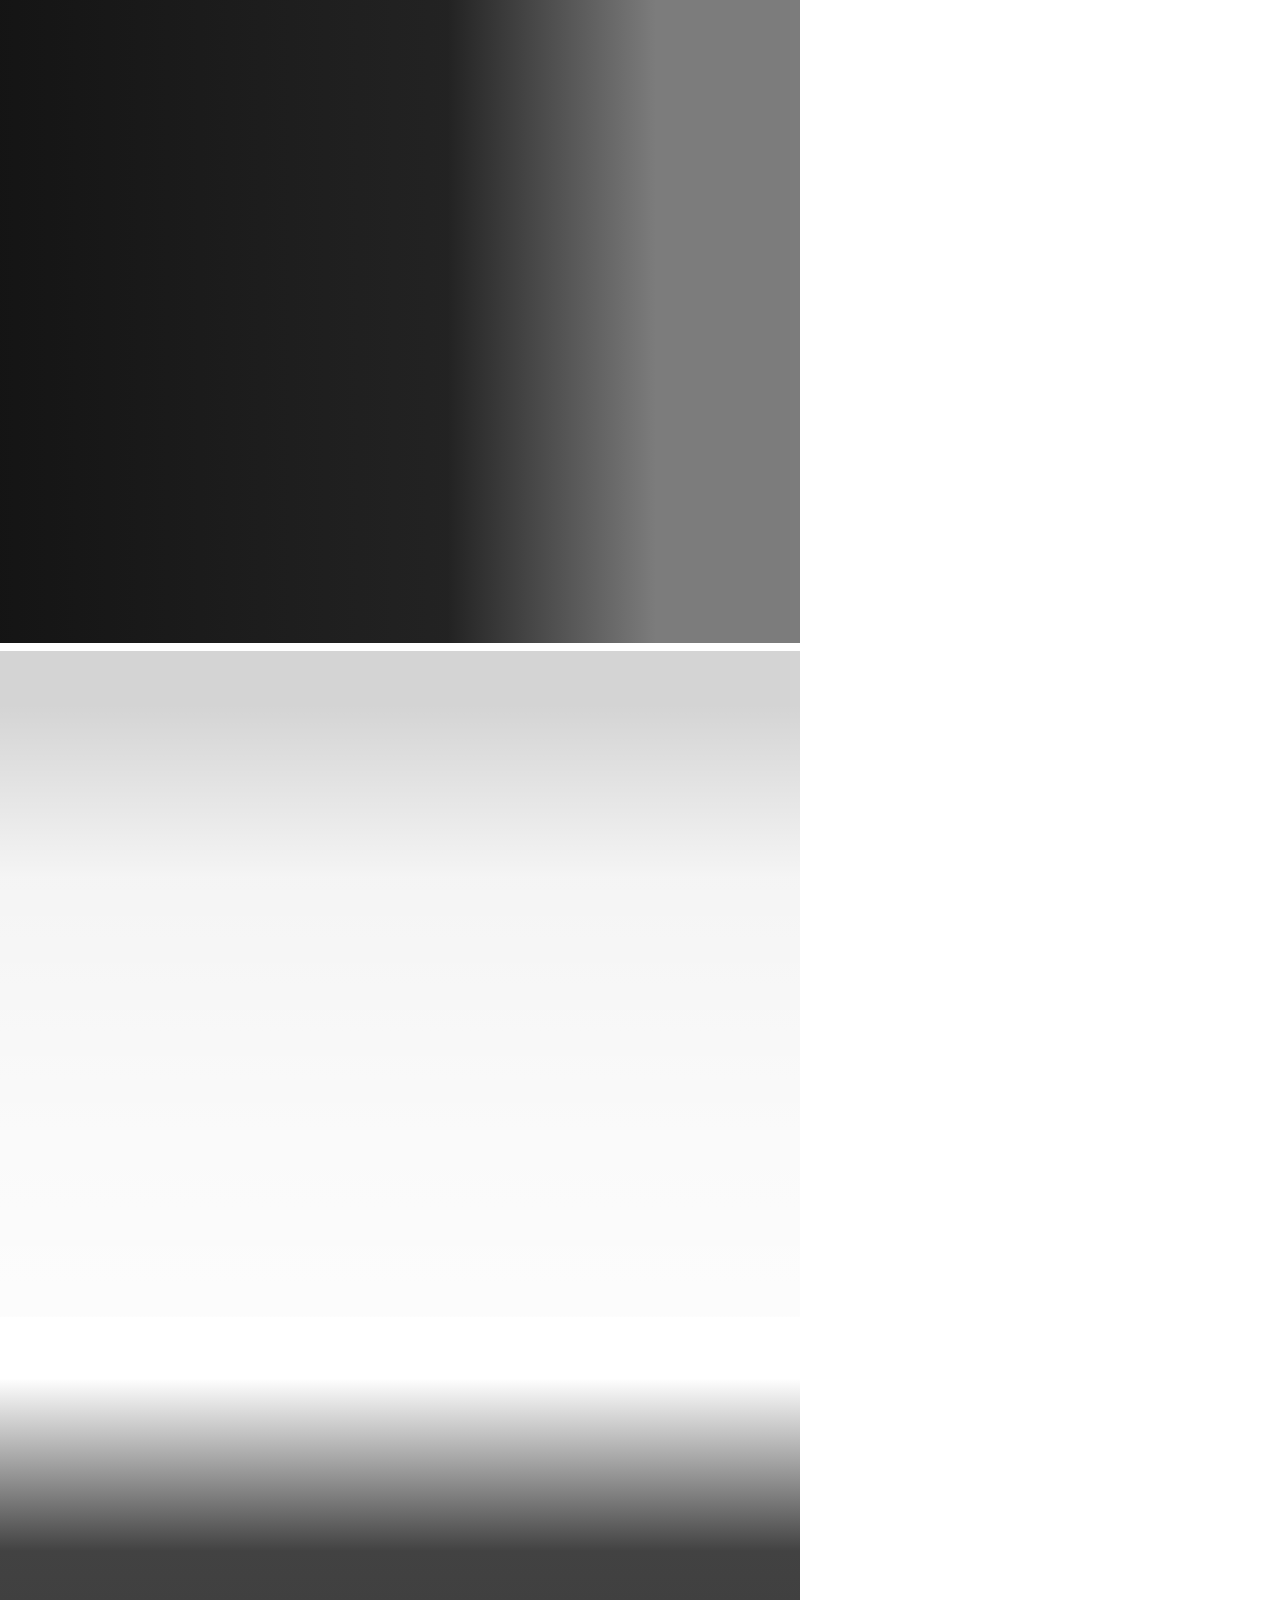
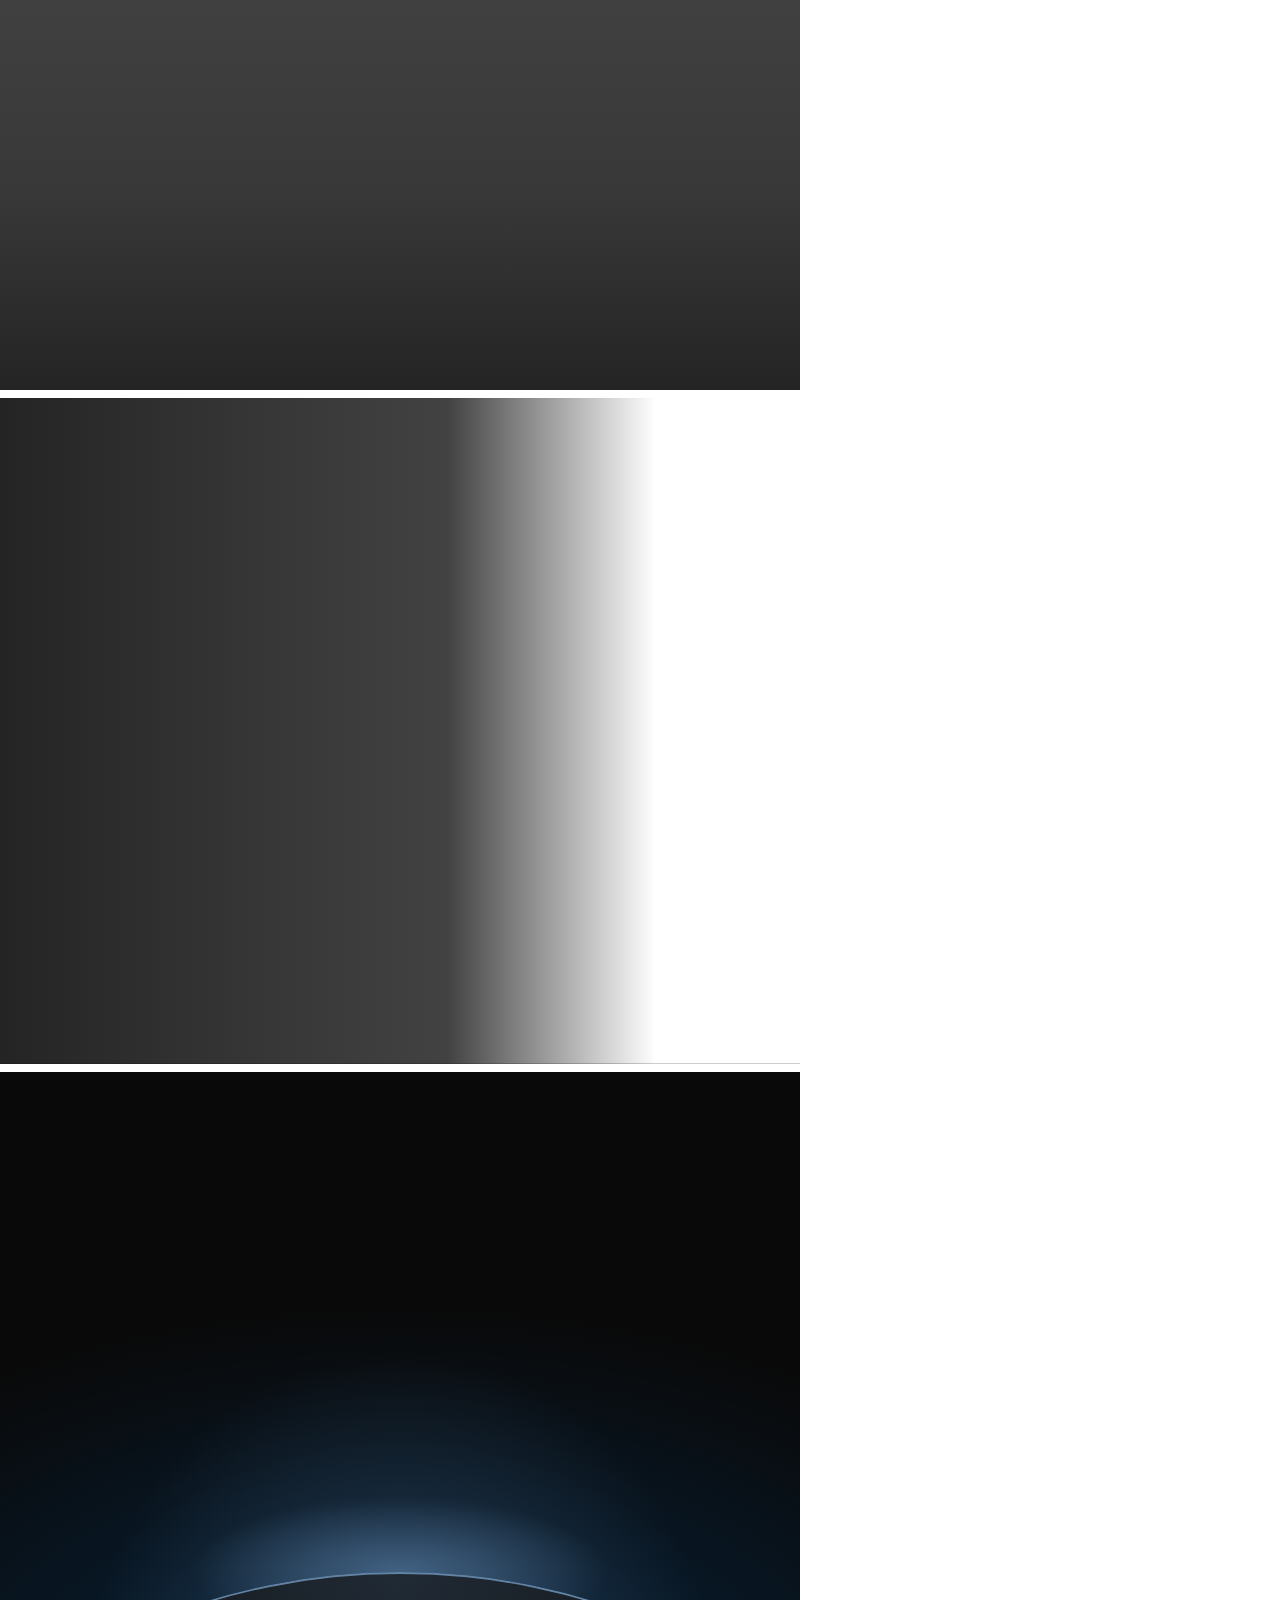
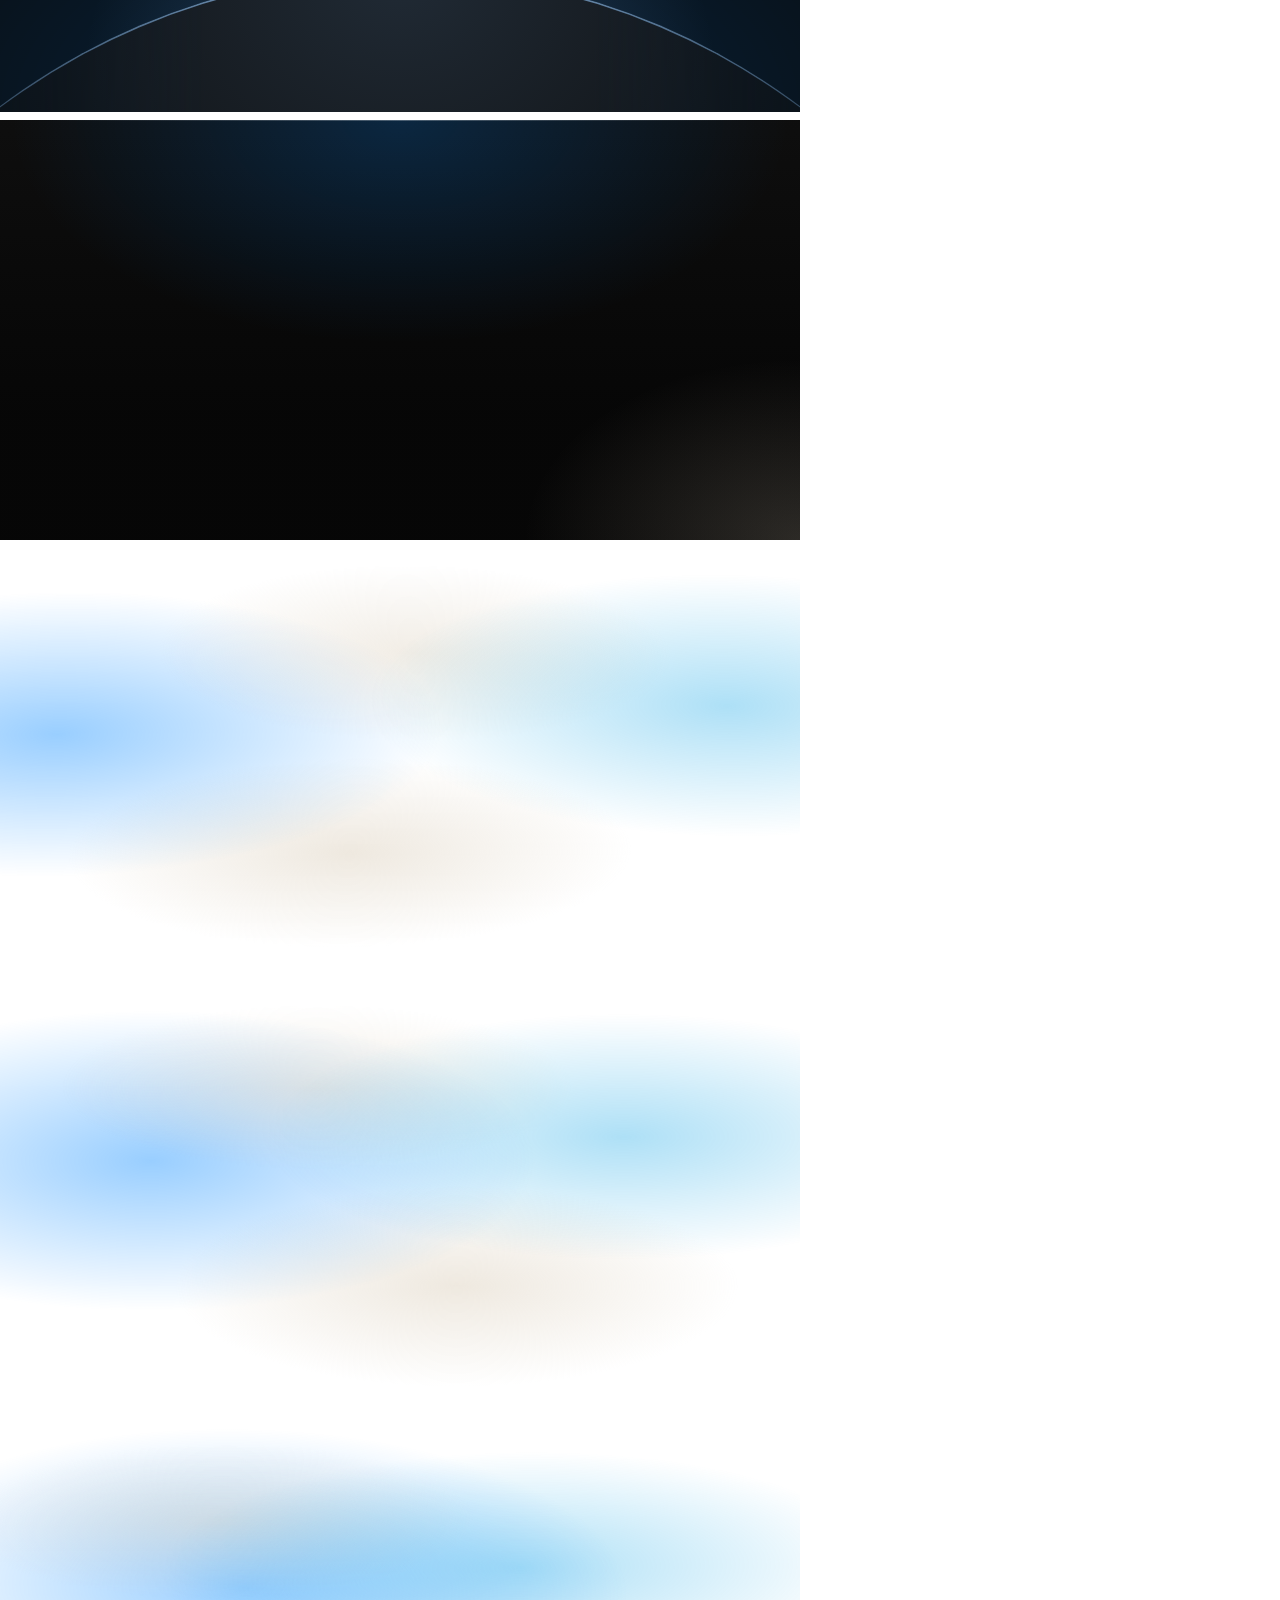
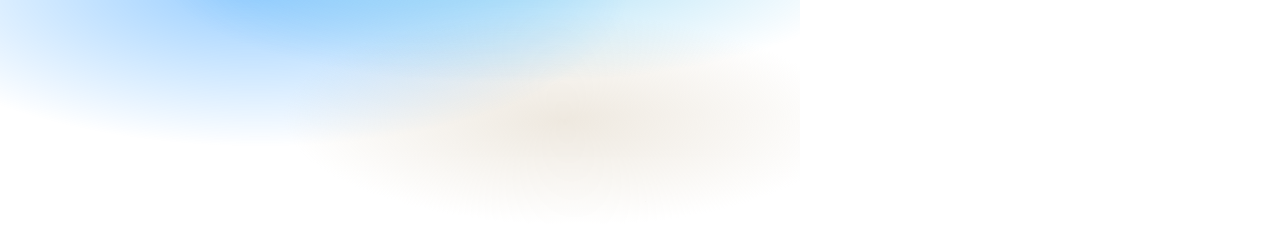
<file: .claude/skills/design-taste-frontend/assets/backgrounds/check.html>
<!doctype html>
<html lang="en" data-ground="sand">
<head>
<meta charset="utf-8">
<title>Backgrounds contrast check</title>
<!-- Every ground in a 800px box, for check.mjs: it sets a palette, screenshots the boxes and measures
     the ink and muted contrast on every pixel of each ground's text zone (index.json). The photograph
     grounds sit on a flat grey picture: #7c7c7c for the dark scrim, #d4d4d4 for the light one; and the worst case of the dark scrim: a white
     picture (white words on it). The light scrim is for pale photographs only. -->
<link rel="stylesheet" href="../system.css">
<link rel="stylesheet" href="backgrounds.css">
<style>body { margin: 0; width: 800px; } .box { width: 800px; margin: 0 0 8px; padding: 24px; font-size: 20px; } .pi, .pm { visibility: hidden; } .pi { color: var(--ink); } .pm { color: var(--muted); }  /* the liquid blobs held at the start, the middle and the end of their drift (the keyframes in backgrounds.css), so the text zone is measured where they stand under it */
  .at-start::before { animation: none; transform: translate3d(-7%, 0, 0) skewX(-7deg) scaleY(.94); } .at-start::after { animation: none; transform: translate3d(8%, 0, 0) skewX(6deg) scaleY(1.04); }
  .at-mid::before { animation: none; transform: translate3d(.5%, 0, 0) skewX(-.5deg) scaleY(.995); } .at-mid::after { animation: none; transform: translate3d(-.5%, 0, 0) scaleY(.98); }
  .at-end::before { animation: none; transform: translate3d(8%, 0, 0) skewX(6deg) scaleY(1.05); } .at-end::after { animation: none; transform: translate3d(-9%, 0, 0) skewX(-6deg) scaleY(.92); }
</style>
<script src="backgrounds.js" defer></script>
</head>
<body>
<div class="bg-mist box" data-g="mist" style="height:420px"><span class="pi">Ink</span> <span class="pm">Muted</span></div>
<div class="bg-halo box" data-g="halo" style="height:420px"><span class="pi">Ink</span> <span class="pm">Muted</span></div>
<div class="bg-grain box" data-g="grain" style="height:420px"><span class="pi">Ink</span> <span class="pm">Muted</span></div>
<div class="bg-paper box" data-g="paper" style="height:420px"><span class="pi">Ink</span> <span class="pm">Muted</span></div>
<div class="bg-dusk box" data-g="dusk" style="height:420px"><span class="pi">Ink</span> <span class="pm">Muted</span></div>
<div class="bg-topglow box" data-g="topglow" style="height:560px"><span class="pi">Ink</span> <span class="pm">Muted</span></div>
<div class="bg-ruled box" data-g="ruled" style="height:420px"><span class="pi">Ink</span> <span class="pm">Muted</span></div>
<div class="bg-dots box" data-g="dots" style="height:420px"><span class="pi">Ink</span> <span class="pm">Muted</span></div>
<div class="bg-arcs box" data-g="arcs" style="height:420px"><span class="pi">Ink</span> <span class="pm">Muted</span></div>
<div class="bg-band box" data-g="band" style="height:420px"><span class="pi">Ink</span> <span class="pm">Muted</span></div>
<div class="bg-field box" data-g="field" style="height:420px"><span class="pi">Ink</span> <span class="pm">Muted</span></div>
<div class="bg-band bg-tint box" data-g="band-tint" style="height:420px"><span class="pi">Ink</span> <span class="pm">Muted</span></div>
<div class="bg-field bg-tint box" data-g="field-tint" style="height:420px"><span class="pi">Ink</span> <span class="pm">Muted</span></div>
<div class="bg-photo box" data-g="photo" style="height:520px;--g-photo:linear-gradient(#7c7c7c,#7c7c7c)"><span class="pi">Ink</span> <span class="pm">Muted</span></div>
<div class="bg-photo bg-photo--left box" data-g="photo-left" style="height:520px;--g-photo:linear-gradient(#7c7c7c,#7c7c7c)"><span class="pi">Ink</span> <span class="pm">Muted</span></div>
<div class="bg-photo bg-photo--light box" data-g="photo-light" style="height:520px;--g-photo:linear-gradient(#d4d4d4,#d4d4d4)"><span class="pi">Ink</span> <span class="pm">Muted</span></div>
<div class="bg-photo box" data-g="photo-white" style="height:520px;--g-photo:linear-gradient(#fff,#fff)"><span class="pi">Ink</span> <span class="pm">Muted</span></div>
<div class="bg-photo bg-photo--left box" data-g="photo-left-white" style="height:520px;--g-photo:linear-gradient(#fff,#fff)"><span class="pi">Ink</span> <span class="pm">Muted</span></div>
<div class="bg-horizon box" data-g="horizon" style="height:640px"><span class="pi">Ink</span> <span class="pm">Muted</span></div>
<div class="bg-deep box" data-g="deep" style="height:420px"><span class="pi">Ink</span> <span class="pm">Muted</span></div>
<div class="bg-liquid box at-start" data-g="liquid" data-no-pause style="height:420px"><span class="pi">Ink</span> <span class="pm">Muted</span></div>
<div class="bg-liquid box at-mid" data-g="liquid-mid" data-no-pause style="height:420px"><span class="pi">Ink</span> <span class="pm">Muted</span></div>
<div class="bg-liquid box at-end" data-g="liquid-end" data-no-pause style="height:420px"><span class="pi">Ink</span> <span class="pm">Muted</span></div>

</body>
</html>
</file>
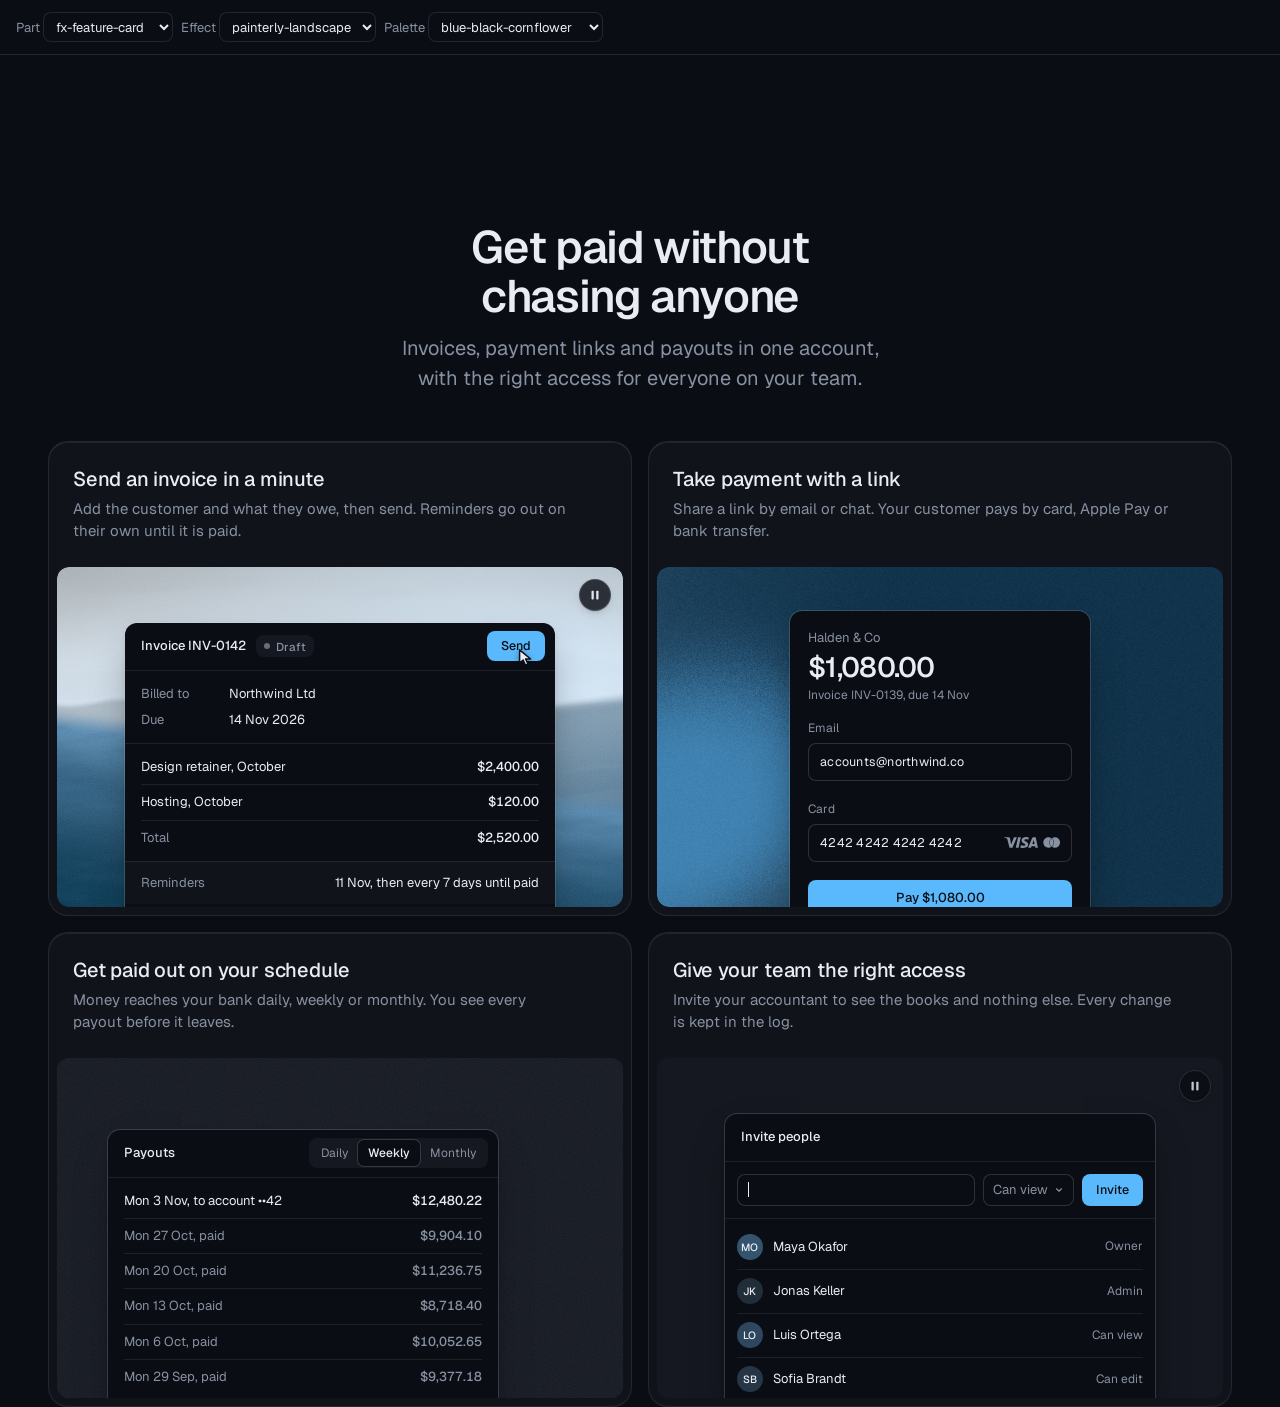
<file: .claude/skills/design-taste-frontend/assets/components/_lab.html>
<!doctype html>
<html lang="en" data-radius="soft">
<head>
<script>window.__tpGlMax = 16;   /* a gallery shows many live effects at once; a page of a site keeps the default 4 (fx.js) */</script>
<meta charset="utf-8">
<meta name="viewport" content="width=device-width, initial-scale=1">
<title>Component lab</title>
<link rel="preconnect" href="https://fonts.googleapis.com">
<link rel="preconnect" href="https://fonts.gstatic.com" crossorigin>
<link href="https://fonts.googleapis.com/css2?family=Geist:wght@100..900&family=Geist+Mono:wght@400..600&display=swap" rel="stylesheet">
<link rel="stylesheet" href="../system.css">
<link rel="stylesheet" href="./base.css">
<style>
  /* one component on its own, with a chosen effect (or object) and palette:
     _lab.html?c=fx-chart&fx=ruled-grounds&palette=white-link-blue&w=640 */
  :root { --font-display: "Geist", system-ui, sans-serif; --font-text: "Geist", system-ui, sans-serif; --font-mono: "Geist Mono", ui-monospace, monospace; --display-weight: 560; --display-tracking: -0.03em; }
  body { min-height: 100vh; margin: 0; }
  .bar { display: flex; flex-wrap: wrap; gap: 8px; align-items: center; padding: 12px 16px; border-bottom: 1px solid var(--line); font: 13px/1.4 var(--font-text); color: var(--muted); }
  .bar select { font: inherit; color: var(--ink); background: var(--bg); border: 1px solid var(--line); border-radius: var(--r-sm); height: 30px; padding: 0 8px; }
  .stage { padding: clamp(16px, 4vw, 48px); margin-inline: auto; }
</style>
</head>
<body>
<div class="bar">
  <label>Part <select id="c"></select></label>
  <label>Effect <select id="fx"></select></label>
  <label>Palette <select id="pal"></select></label>
</div>
<main class="stage" id="stage"></main>
<script type="module">
  import fx from '../effects/fx.js';
  const PARTS = ['fx-feature-card', 'fx-dither-object', 'fx-headline', 'fx-button', 'fx-prompt', 'fx-icon-tiles', 'fx-stat', 'fx-globe', 'fx-map', 'fx-chart', 'fx-bars', 'fx-band', 'fx-spotlight', 'fx-photo', 'fx-avatar', 'fx-search', 'fx-logos', 'fx-tabs', 'fx-pricing', 'fx-progress'];
  const PALETTES = {
    'blue-black-cornflower': { bg: '#0a0d14', surface: '#131824', ink: '#e9edf3', muted: '#8891a1', accent: '#5ab9fc', accentInk: '#0a0d14' },
    'graphite-safety-orange': { bg: '#18191b', surface: '#222427', ink: '#eff0f1', muted: '#9c9ea3', accent: '#ff4a1f', accentInk: '#18191b' },
    'white-link-blue': { bg: '#ffffff', surface: '#f4f4f4', ink: '#111111', muted: '#6b6b6b', accent: '#1a4be0', accentInk: '#ffffff' },
    'moss-sand': { bg: '#ddd6c6', surface: '#d2cab8', ink: '#2a2a26', muted: '#59574e', accent: '#4f6238', accentInk: '#ffffff' },
    'cobalt-field': { bg: '#0034eb', surface: '#002fd6', ink: '#ffffff', muted: '#dfe4f2', accent: '#e9e34a', accentInk: '#111111' },
  };
  const q = new URLSearchParams(location.search);
  const part = PARTS.includes(q.get('c')) ? q.get('c') : PARTS[0];
  const palId = PALETTES[q.get('palette')] ? q.get('palette') : 'blue-black-cornflower';
  const p = PALETTES[palId];
  const s = document.documentElement.style;
  const action = fx.color.contrast(p.accent, p.bg) >= 2.2 ? p.accent : p.ink;
  Object.entries({ '--p-bg': p.bg, '--p-surface': p.surface, '--p-ink': p.ink, '--p-muted': p.muted, '--p-accent': p.accent, '--p-accent-ink': p.accentInk, '--p-action': action, '--p-action-ink': action === p.accent ? p.accentInk : p.bg }).forEach(([k, v]) => s.setProperty(k, v));
  s.colorScheme = fx.color.isDark(p.bg) ? 'dark' : 'light';
  if (q.has('fallback')) fx.config.forceFallback = true;
  // one part at a time: at most 4 live WebGL contexts on this page
  fx.config.maxLive = 4;
  if (q.has('w')) document.getElementById('stage').style.maxWidth = q.get('w') + 'px';

  const base = `./${part}/`;
  const [meta, html, mod] = await Promise.all([fetch(base + 'meta.json').then(r => r.json()), fetch(base + 'component.html').then(r => r.text()), import(base + 'component.js')]);
  const link = Object.assign(document.createElement('link'), { rel: 'stylesheet', href: base + 'component.css' });
  document.head.append(link);
  await new Promise(r => { link.onload = link.onerror = r; });
  const choices = meta.effects?.length ? meta.effects : meta.objects || [];
  const chosen = choices.includes(q.get('fx')) ? q.get('fx') : meta.default;
  const stage = document.getElementById('stage');
  stage.innerHTML = html;
  const root = stage.firstElementChild;
  // the chosen effect goes where the part reads it: data-cx-object, data-cx-fill, or data-cx-effect on the root
  // the dither object: one figure set to the chosen object (one live object, as on a page); no caption under it
  if (meta.objects) {
    const fig = root.matches('[data-cx-object]') ? root : root.querySelector('[data-cx-object]');
    fig.dataset.cxObject = chosen;
    if (q.get('render') === 'studio') fig.dataset.cxRender = 'studio';
    fig.querySelector('.cx-obj__stage').removeAttribute('aria-label');
    fig.style.maxWidth = '720px';
  }
  // without ?fx= the markup keeps its own effects (the feature card mixes a landscape and a grain: setting
  // the default on every panel would paint the grain panel as a landscape too)
  else if (!choices.includes(q.get('fx'))) { /* as written */ }
  else if (root.querySelector('[data-cx-fill]')) root.querySelectorAll('[data-cx-fill]').forEach(el => { el.dataset.cxFill = chosen; });
  else if (root.querySelector('[data-cx-effect]')) root.querySelectorAll('[data-cx-effect]').forEach(el => { el.dataset.cxEffect = chosen; });
  else root.dataset.cxEffect = chosen;
  // the map draws its baked streets; an effect named with ?fx= shows its fallback ground (no map data) instead
  if (part === 'fx-map' && choices.includes(q.get('fx'))) delete root.dataset.cxMap;
  await document.fonts.ready;
  window.__part = mod.default(root);
  setTimeout(() => { document.documentElement.dataset.ready = '1'; }, 1200);

  const fill = (sel, list, cur, key) => {
    const el = document.getElementById(sel);
    el.innerHTML = list.map(v => `<option${v === cur ? ' selected' : ''}>${v}</option>`).join('');
    el.addEventListener('change', () => { q.set(key, el.value); if (key === 'c') q.delete('fx'); location.search = q.toString(); });
  };
  fill('c', PARTS, part, 'c');
  // a part whose default is none (the map's streets, the photograph as it is) lists none first, so the
  // select never shows an effect that is not on
  fill('fx', meta.default === 'none' ? ['none', ...choices] : choices, chosen, 'fx');
  fill('pal', Object.keys(PALETTES), palId, 'palette');
</script>
</body>
</html>
</file>
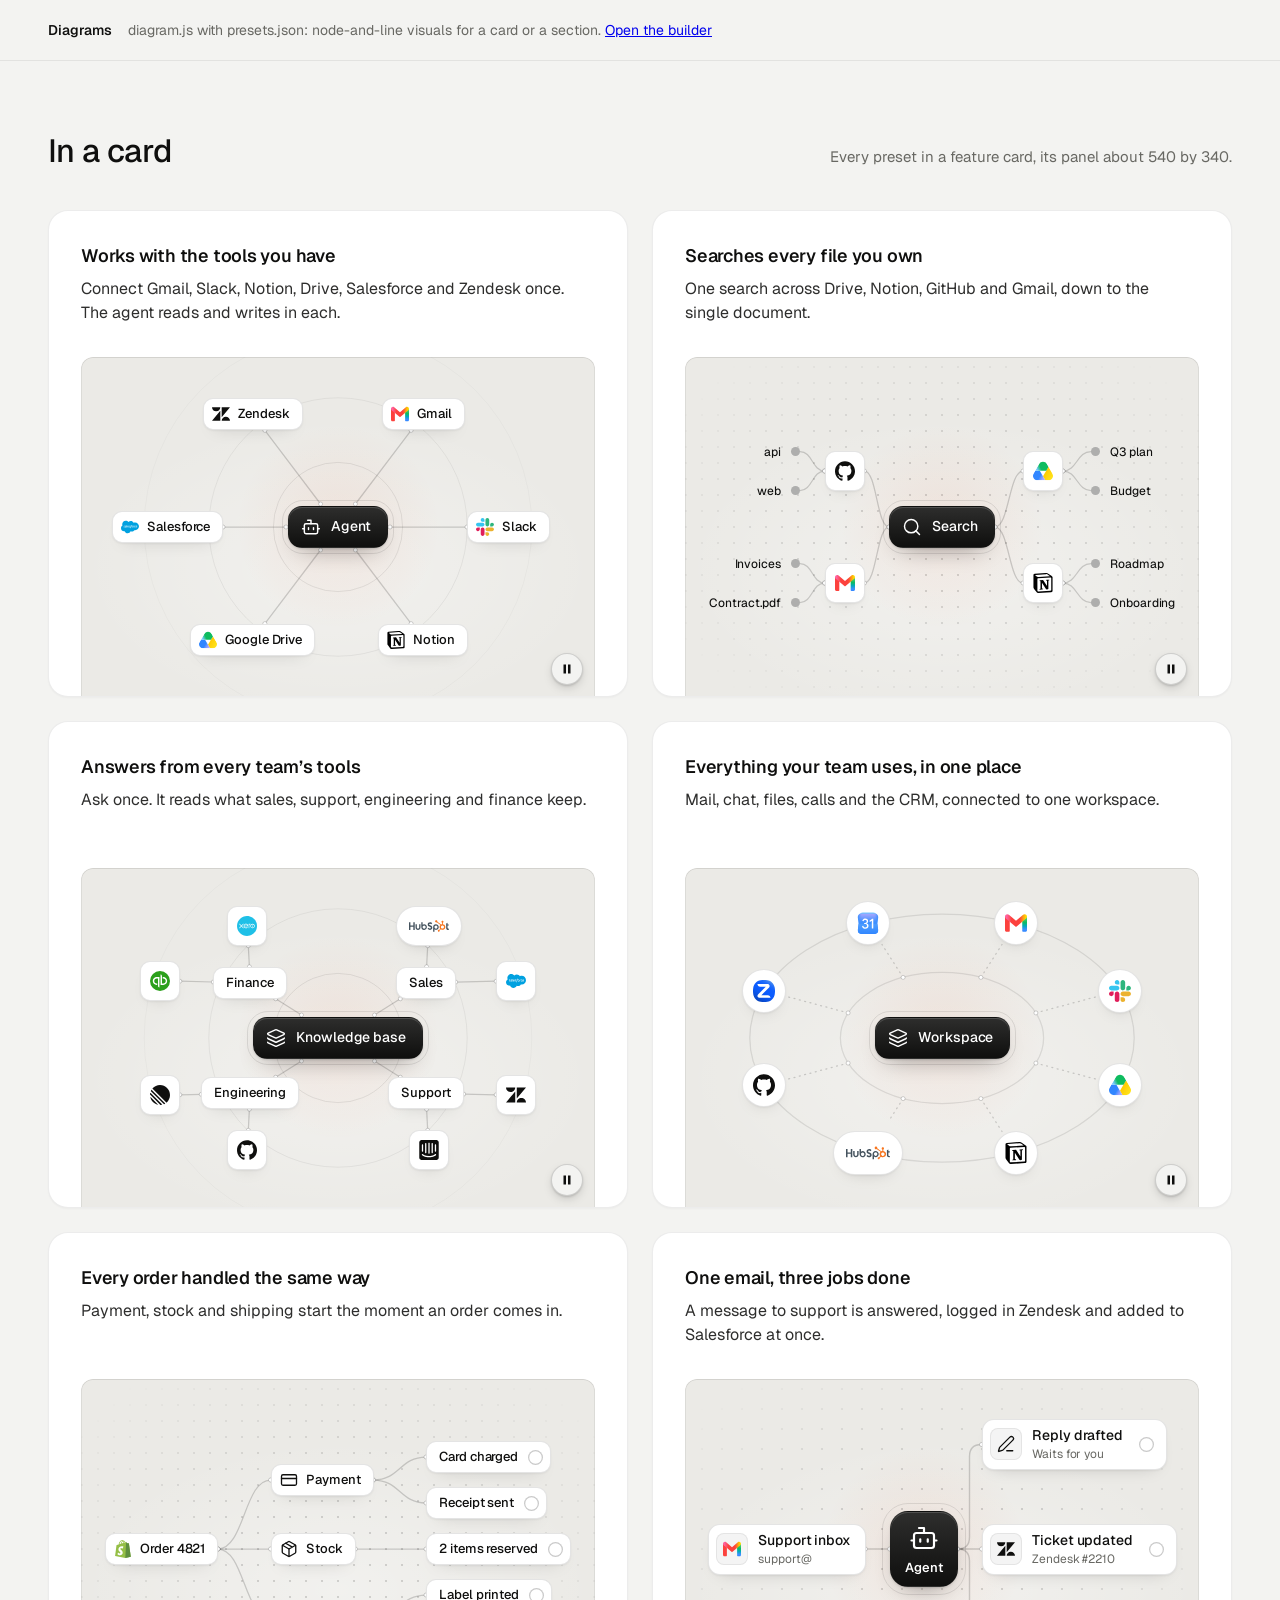
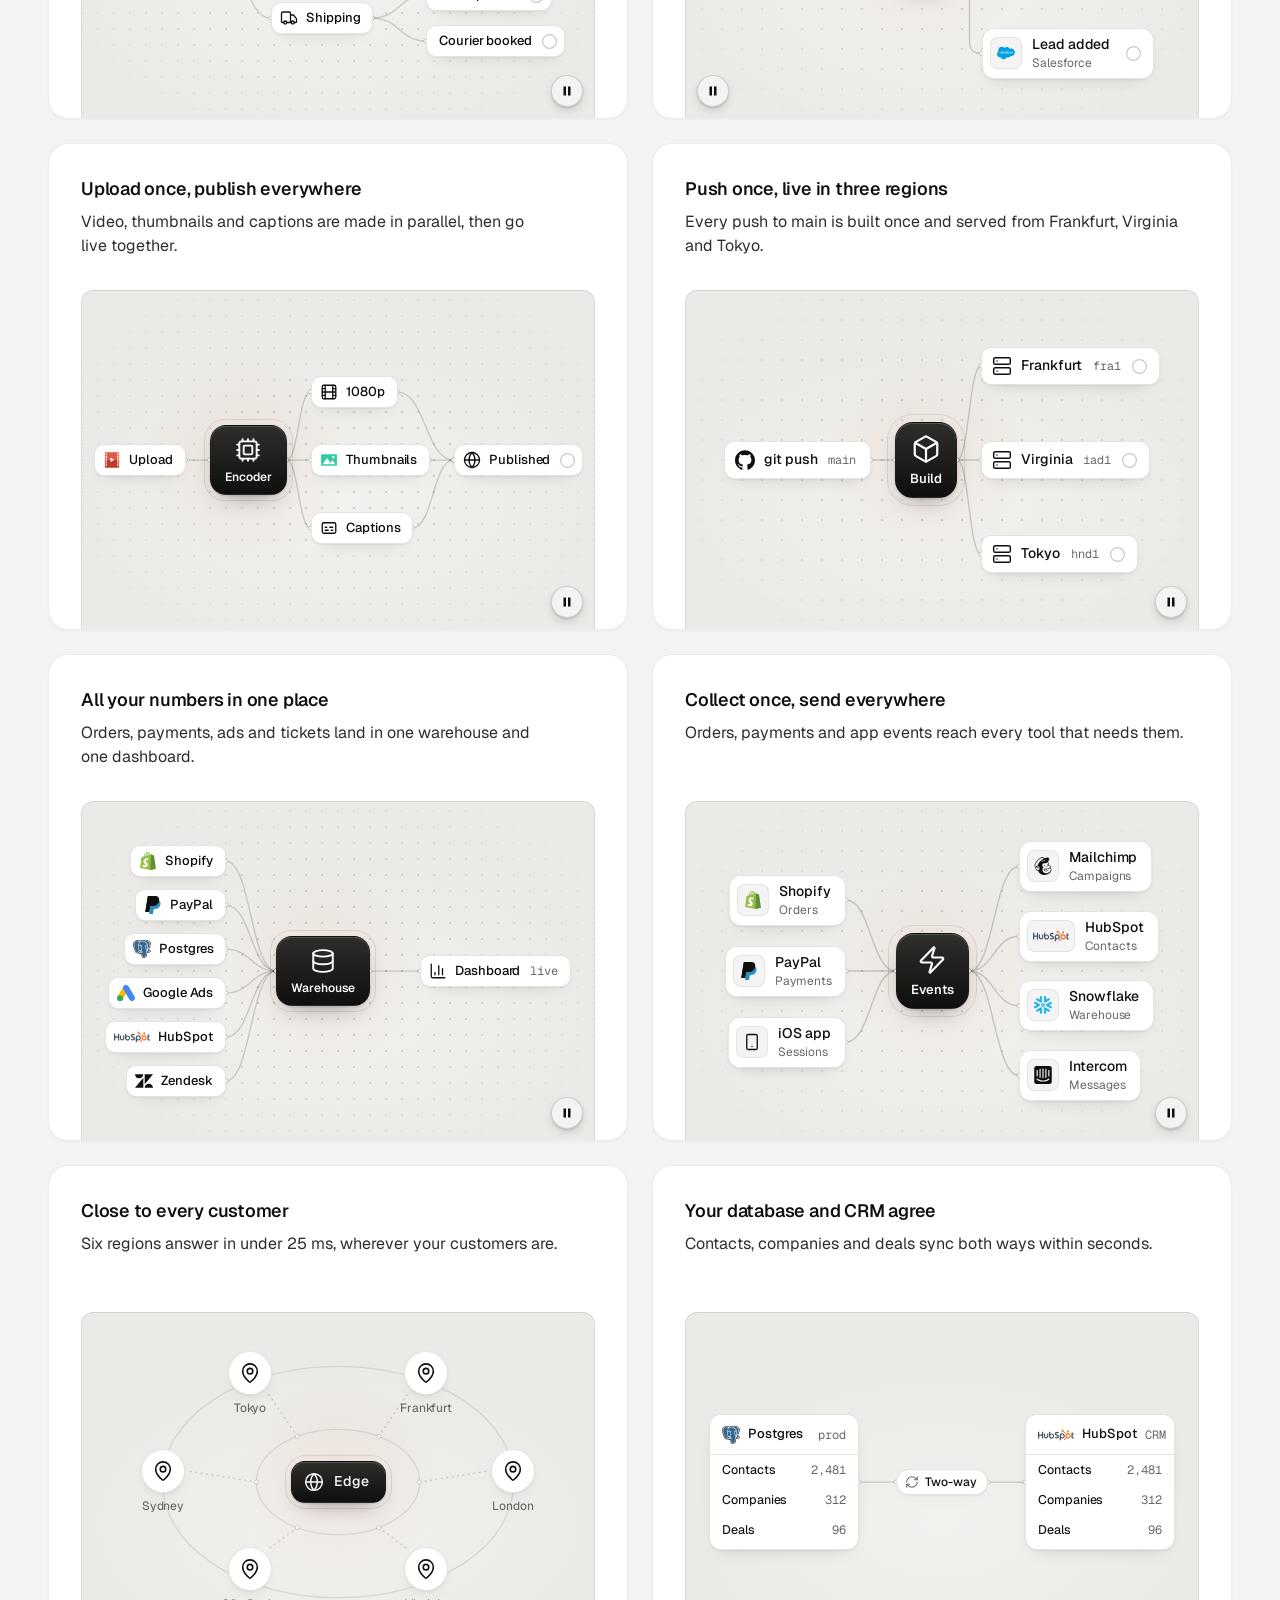
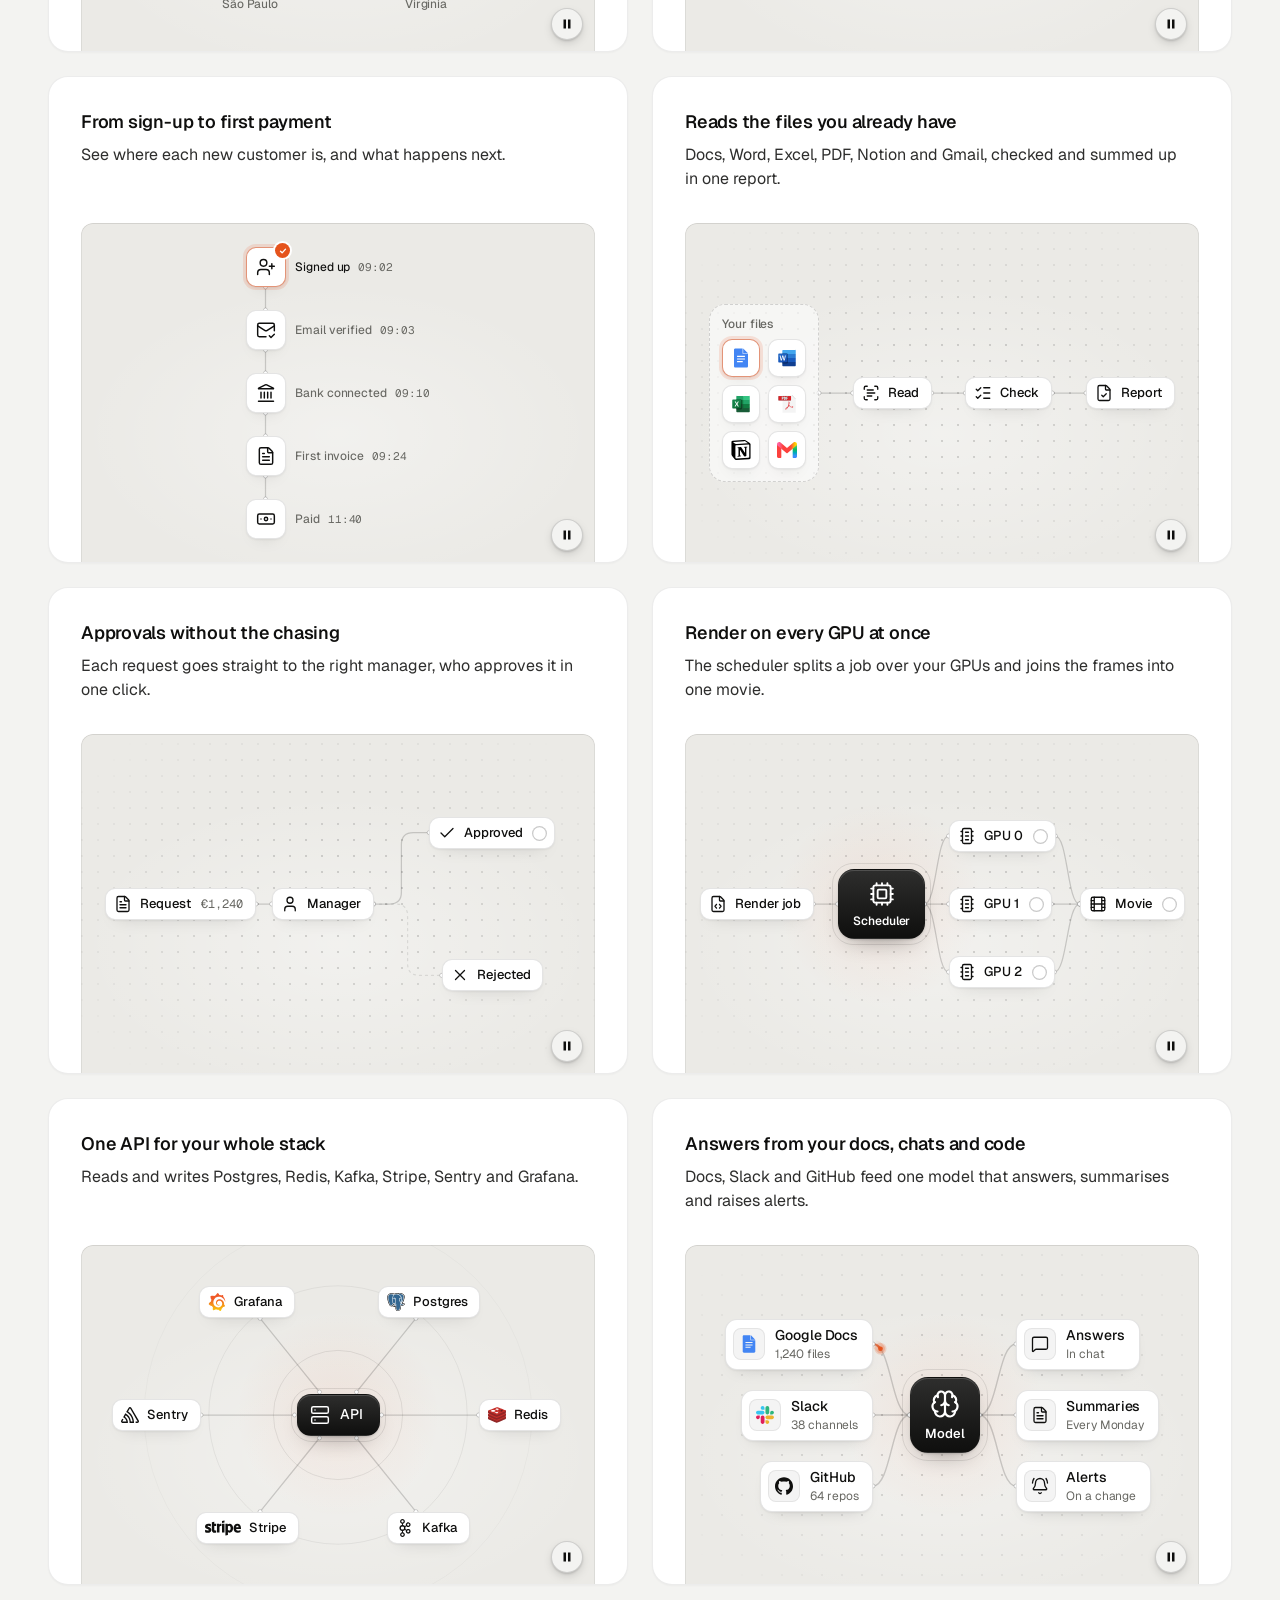
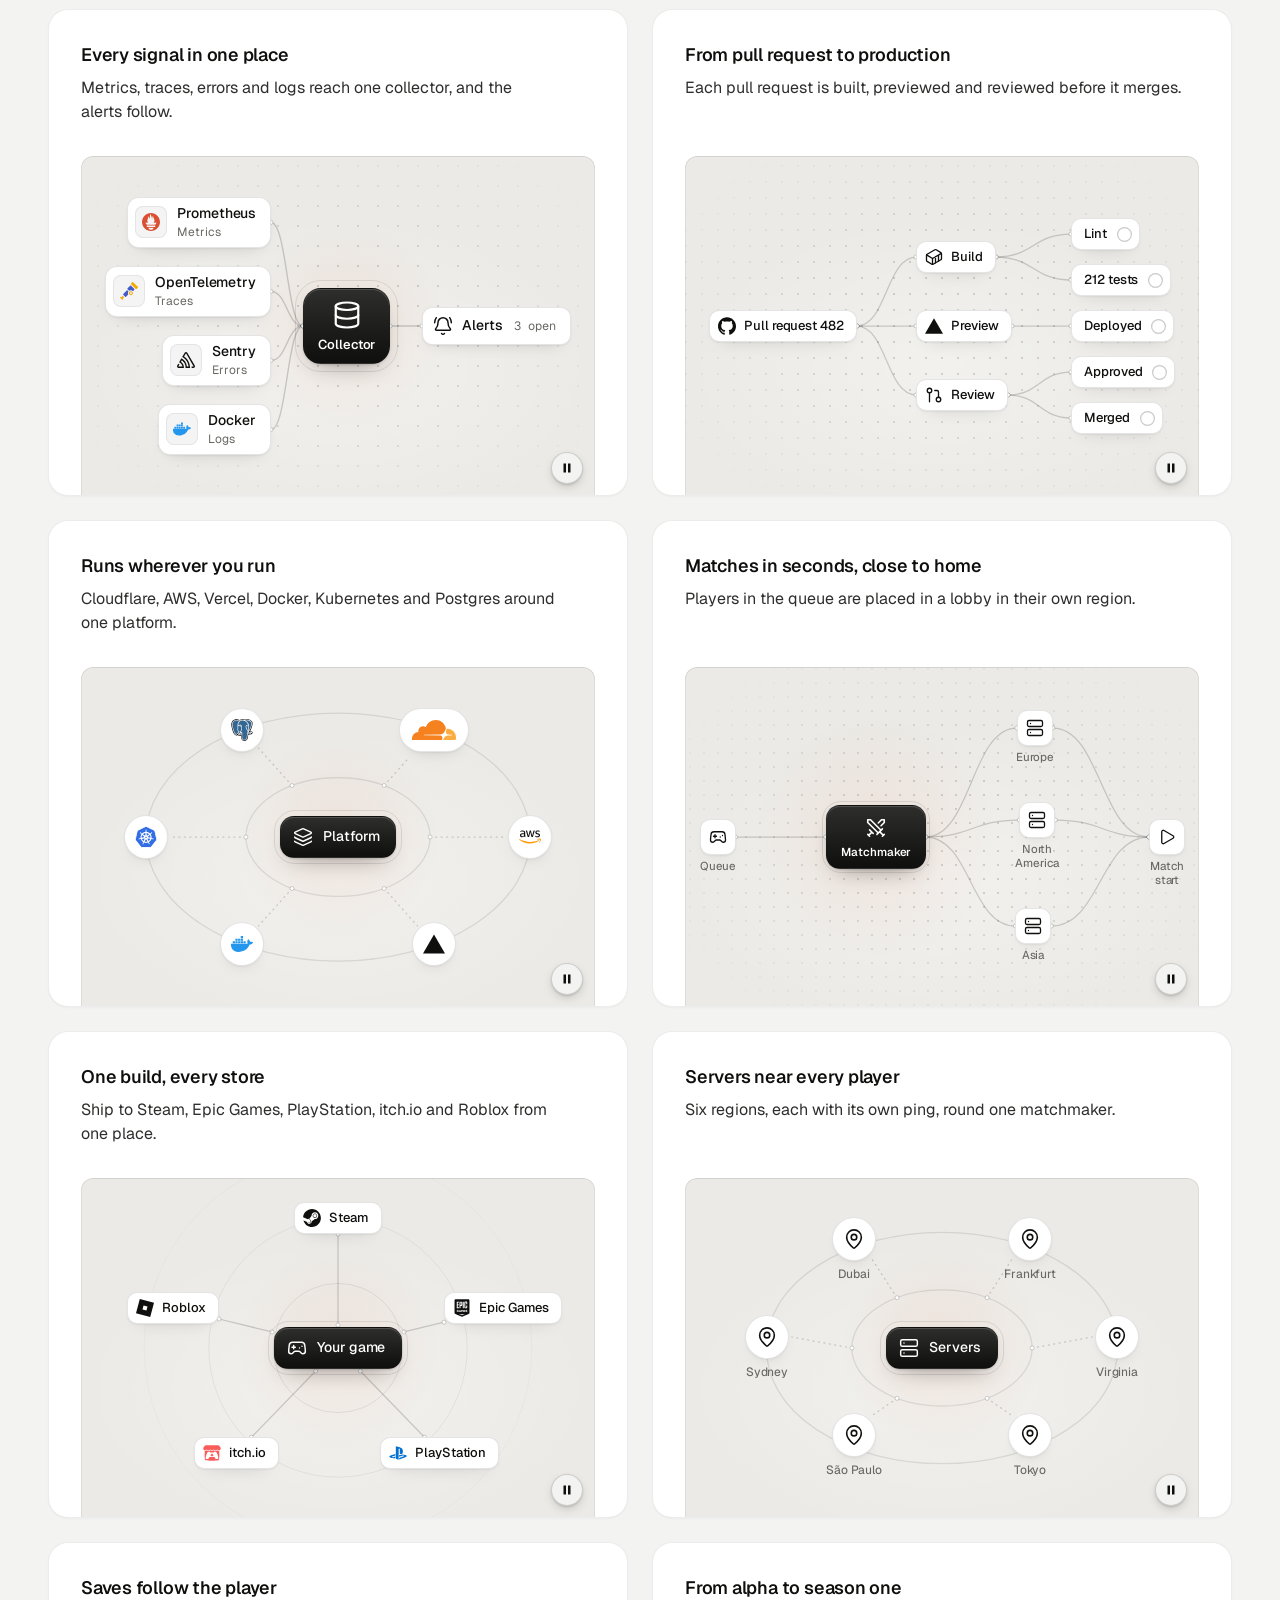
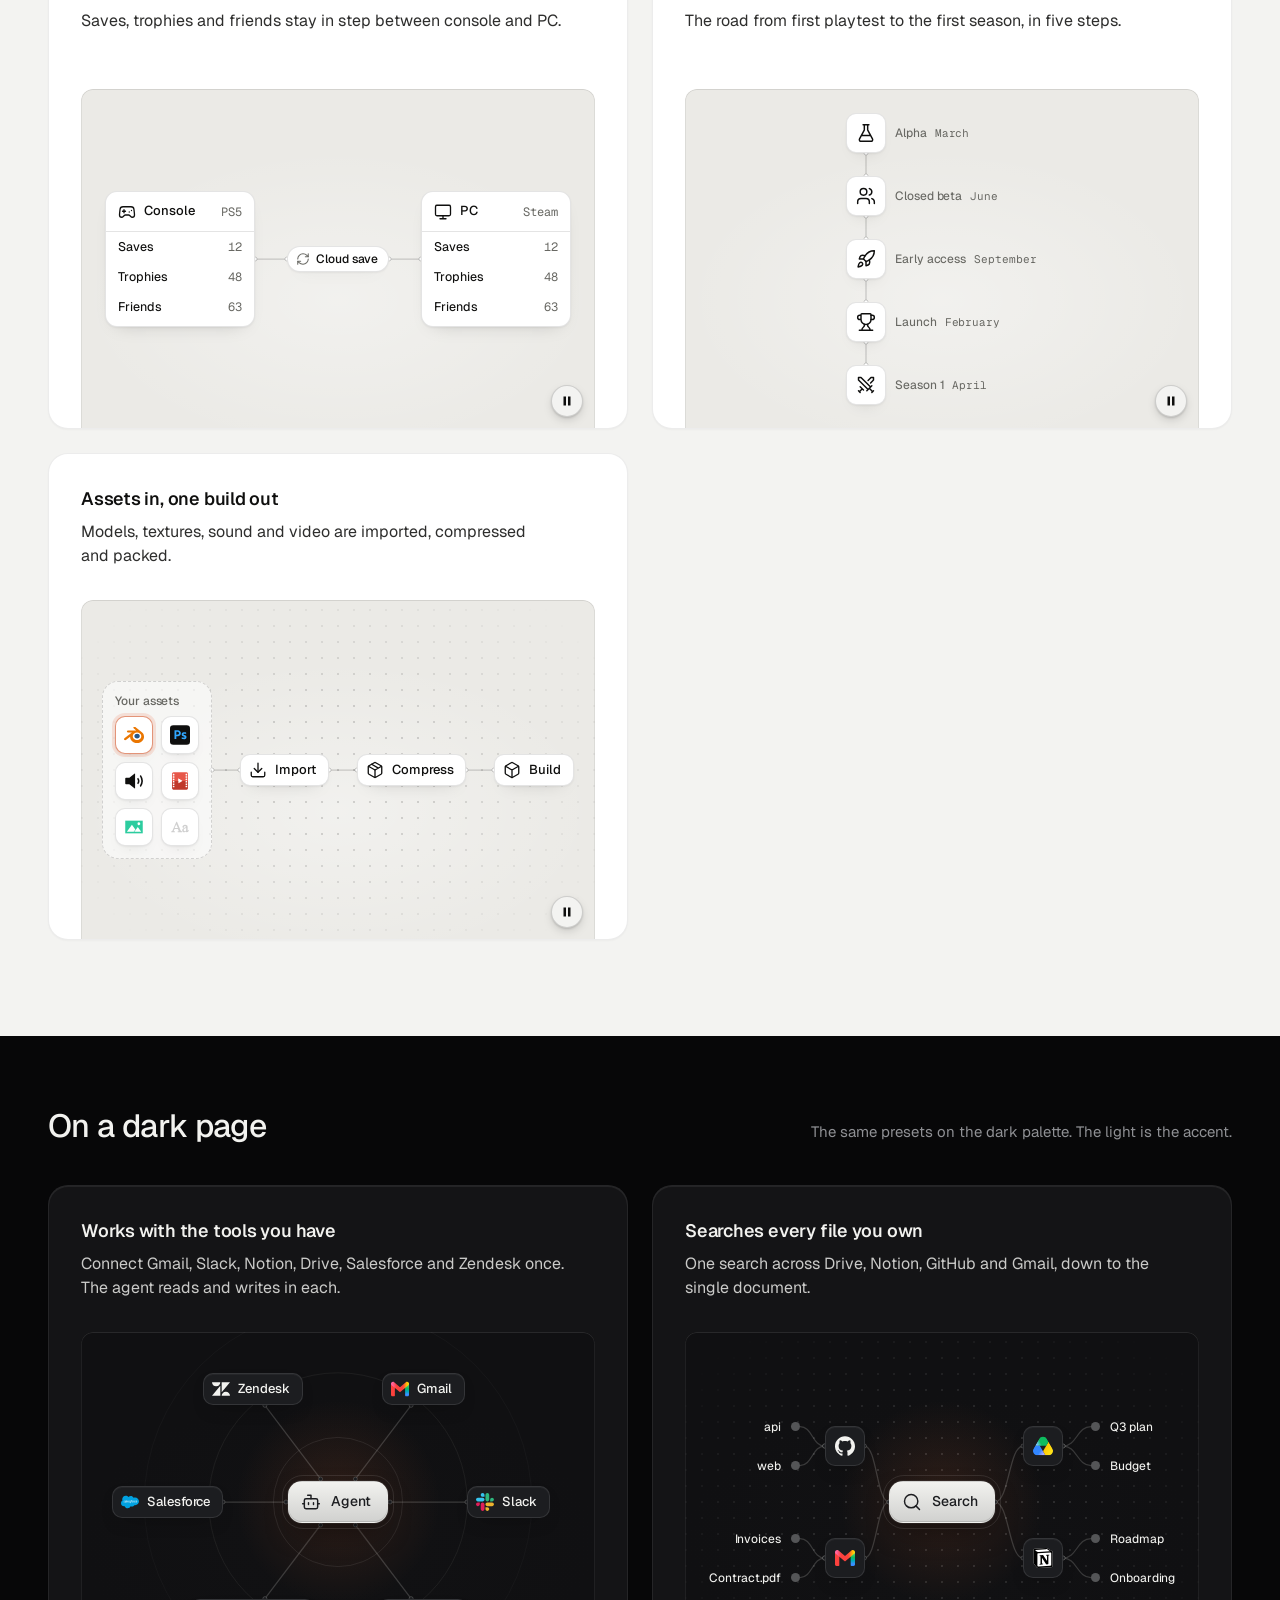
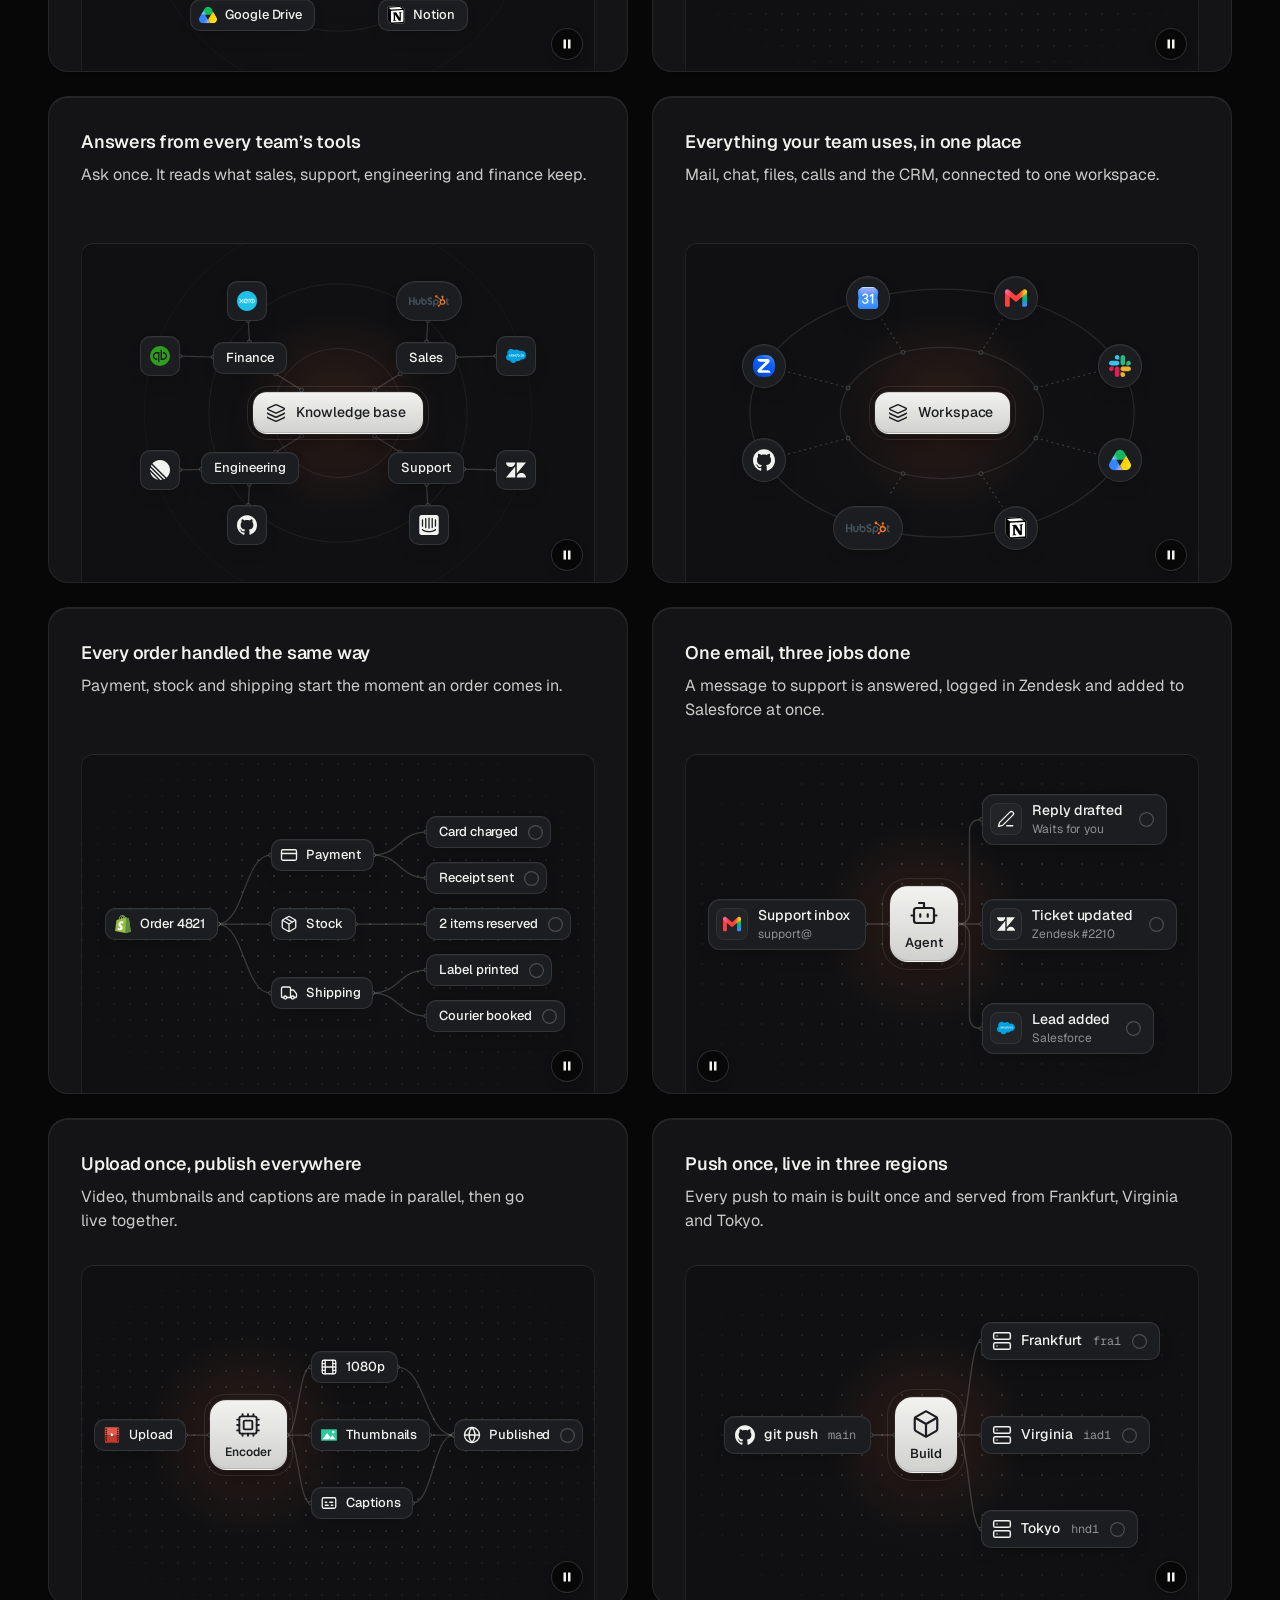
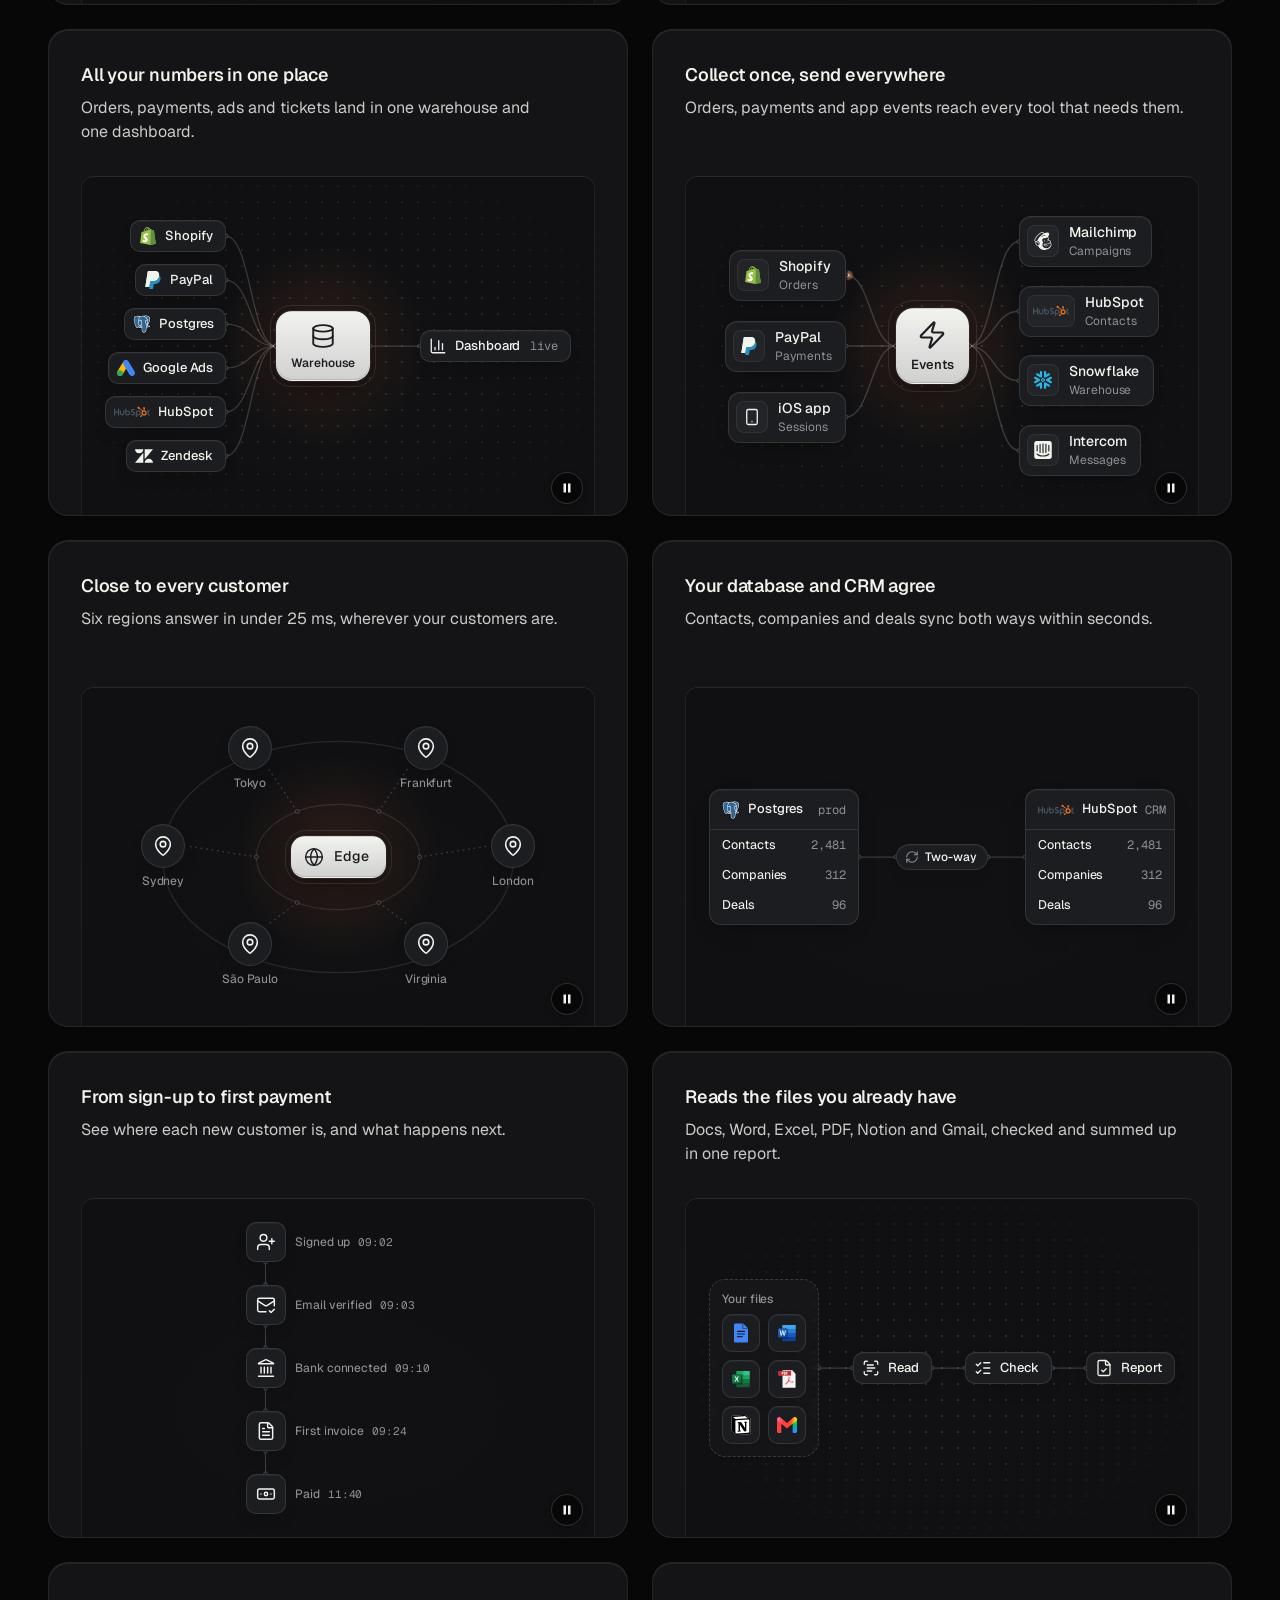
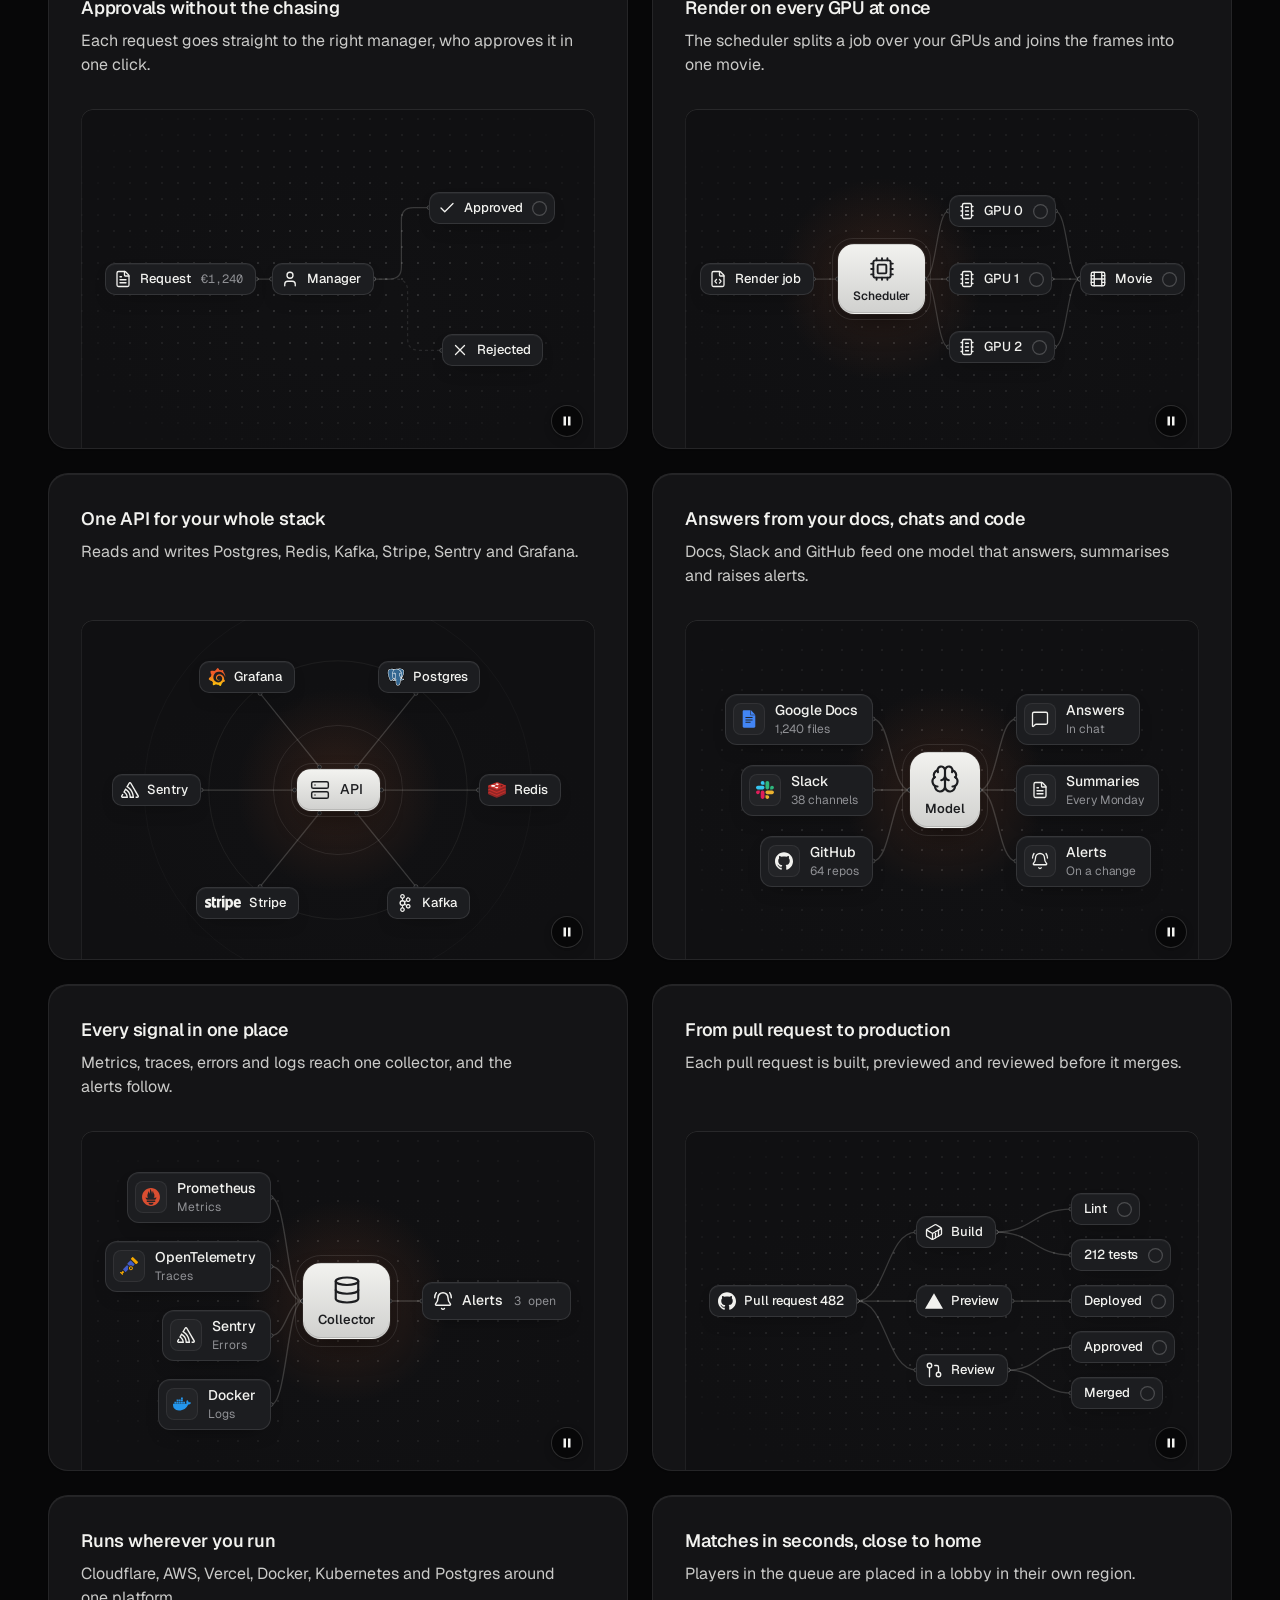
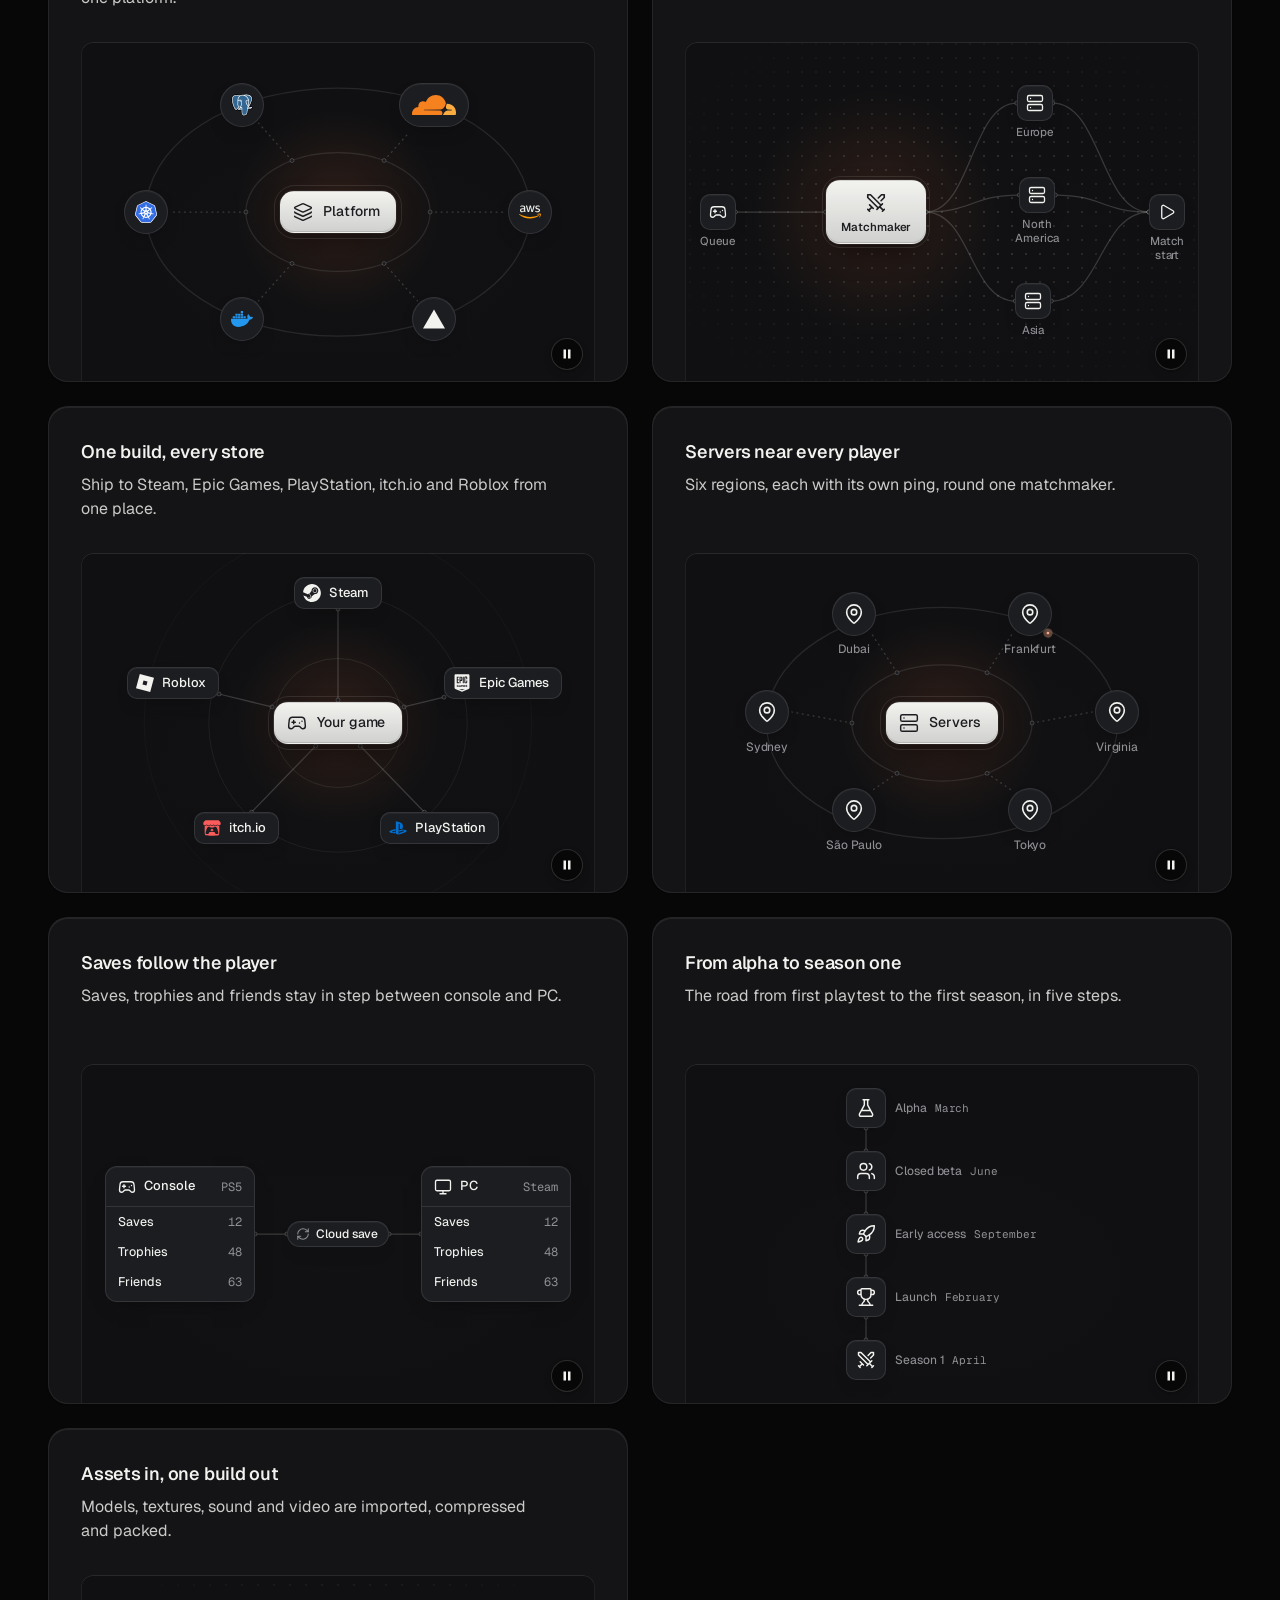
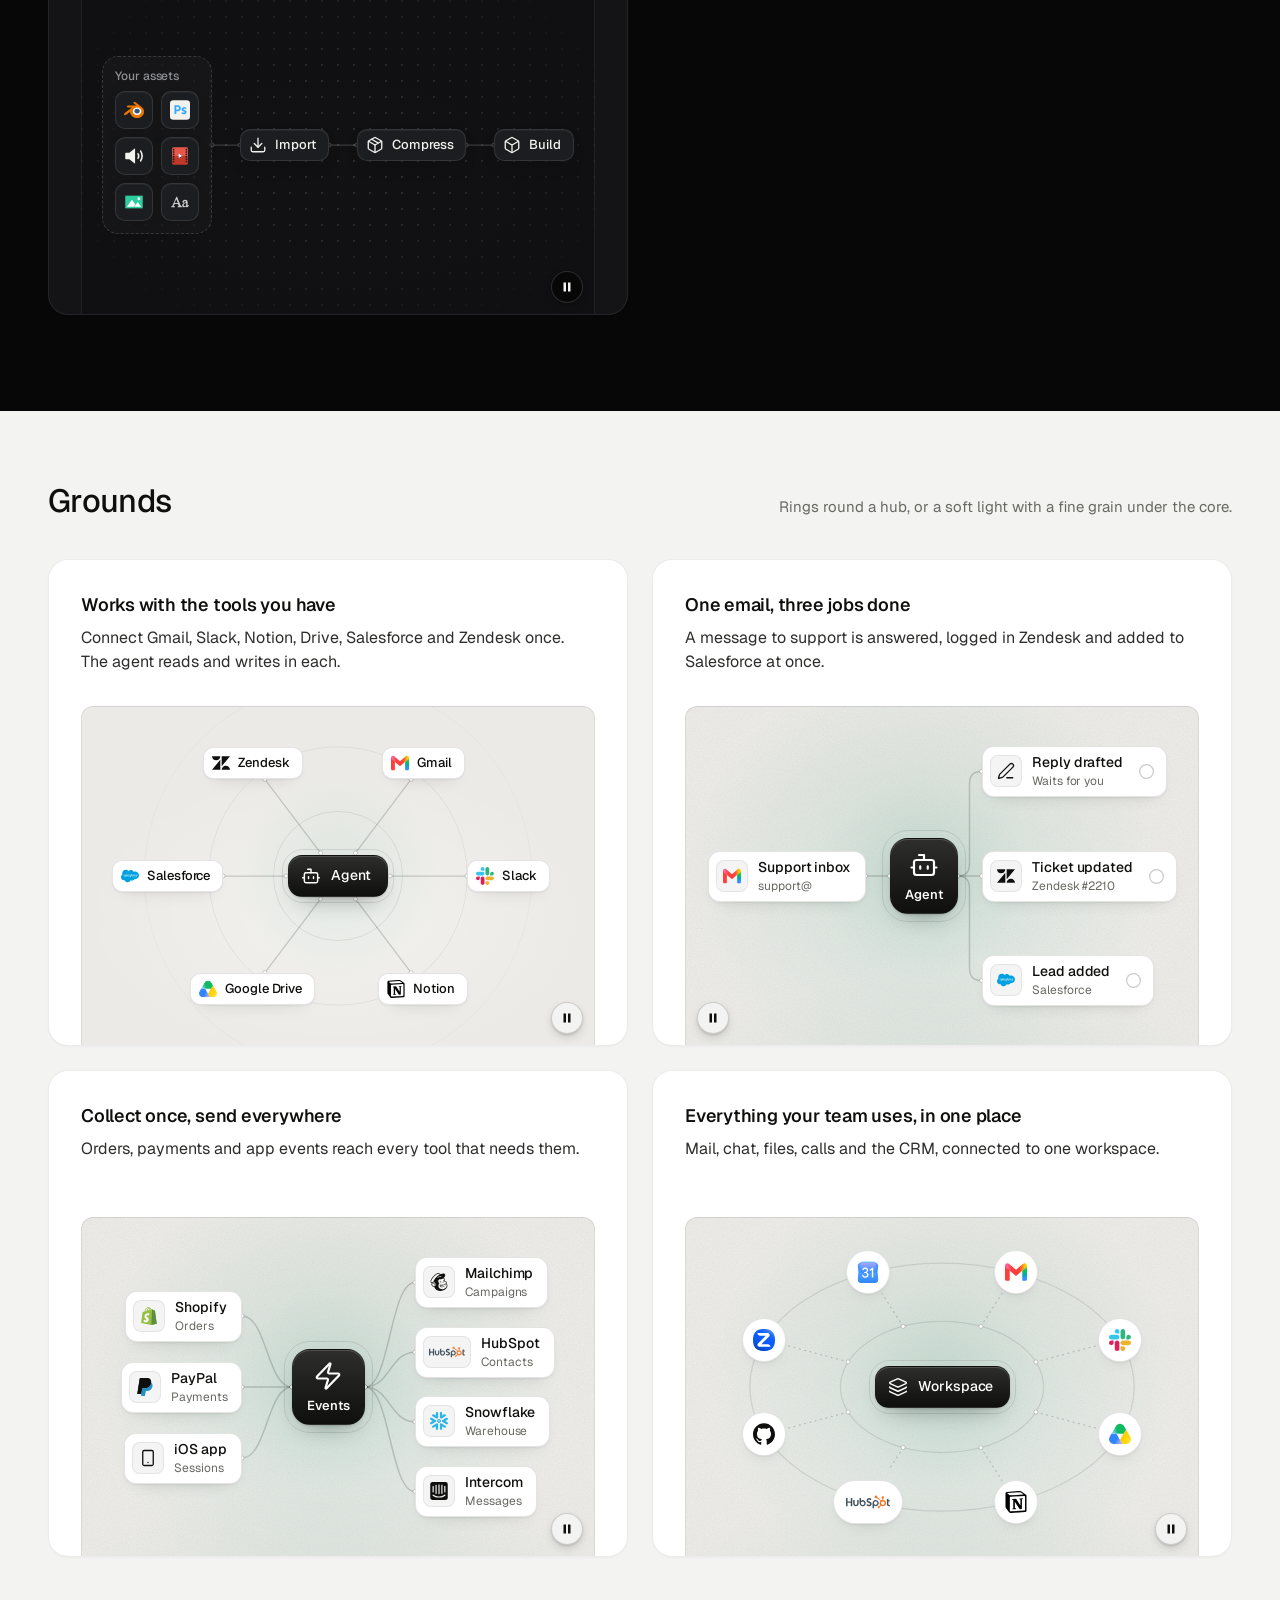
<file: .claude/skills/design-taste-frontend/assets/diagrams/demo.html>
<!doctype html>
<html lang="en">
<head>
<meta charset="utf-8">
<meta name="viewport" content="width=device-width, initial-scale=1">
<title>Diagrams</title>
<link rel="preconnect" href="https://fonts.googleapis.com">
<link rel="preconnect" href="https://fonts.gstatic.com" crossorigin>
<link href="https://fonts.googleapis.com/css2?family=Geist:wght@300..700&family=Geist+Mono:wght@400;500&display=swap" rel="stylesheet">
<link rel="stylesheet" href="../ui/cards.css">
<link rel="stylesheet" href="diagram.css">
<style>
  /* two page palettes (the same as assets/ui/cards.html); every colour of the cards and the diagrams
     comes from these */
  :root {
    --font-text: "Geist", system-ui, sans-serif;
    --font-display: "Geist", system-ui, sans-serif;
    --font-mono: "Geist Mono", ui-monospace, monospace;
  }
  [data-theme="light"] {
    --bg: #f3f3f1; --card: #ffffff; --ink: #0f0f0e; --muted: #686863; --accent: #e5531c; --accent-ink: #ffffff; --frag: #ffffff; --ground-bg: #ebeae6; --ground-accent: #dcd9d0;
  }
  [data-theme="light"][data-accent="blue"] { --accent: #2456e8; }
  [data-theme="light"][data-accent="green"] { --accent: #16825d; }
  [data-theme="dark"] {
    --bg: #070708; --card: #141416; --ink: #f2f2ef; --muted: #8f9094; --accent: #ff7a3c; --accent-ink: #120c08; --frag: #1c1d20; --ground-bg: #101012; --ground-accent: #232326;
  }
  [data-theme="dark"][data-accent="white"] { --accent: #f2f2ef; --accent-ink: #0b0b0c; }
  [data-theme="dark"][data-accent="green"] { --accent: #3ccf8e; --accent-ink: #06130d; }
  * { box-sizing: border-box; }
  html, body { margin: 0; }
  body { font-family: var(--font-text); background: #f3f3f1; color: #0f0f0e; -webkit-font-smoothing: antialiased; }
  .set { background: var(--bg); color: var(--ink); padding: 72px 0 96px; }
  .wrap { max-width: 1232px; margin: 0 auto; padding: 0 24px; }
  .head { display: flex; align-items: baseline; justify-content: space-between; gap: 24px; margin-bottom: 40px; }
  .head h2 { margin: 0; font: 500 32px/1.15 var(--font-display); letter-spacing: -0.02em; }
  .head p { margin: 0; color: var(--muted); font-size: 15px; max-width: 46ch; }
  .grid { display: grid; grid-template-columns: repeat(2, minmax(0, 1fr)); gap: 24px; }
  .grid--one { grid-template-columns: minmax(0, 1fr); }
  /* the panel heights of the brief: a card panel about 340 high, a section panel 560 */
  .card > .panel { --p-h: 340px; }
  .card--wide > .panel { --p-h: 560px; }
  .item { display: flex; flex-direction: column; gap: 10px; min-width: 0; }
  .item > .card { flex: 1; }
  .item > code { font: 400 12px/1 var(--font-mono); color: var(--muted); padding-left: 4px; }
  .top { background: #f3f3f1; border-bottom: 1px solid rgb(0 0 0 / .07); }
  .top .wrap { display: flex; align-items: center; gap: 16px; height: 60px; font-size: 14px; }
  .top b { font-weight: 560; }
  .top span { color: #686863; }
  /* a held moment (?dg=rest or mid) shows its end state at once, for screenshots */
  .dg-hold .dg *, .dg-hold .dg *::before, .dg-hold .dg *::after { transition: none !important; animation: none !important; }
  @media (max-width: 1023px) { .grid { grid-template-columns: minmax(0, 1fr); } }
  @media (max-width: 639px) {
    .set { padding: 48px 0 64px; }
    .wrap { padding: 0 16px; }
    .head { flex-direction: column; gap: 8px; margin-bottom: 28px; }
    .head h2 { font-size: 26px; }
    .card > .panel { --p-h: 300px; }
    .card--wide > .panel { --p-h: 420px; }
  }
</style>
</head>
<body data-icon-base="../icons/demo/">
<!-- icons load from ../icons/demo/ (every curated icon, written by scripts/icons.mjs fetch --all). A real page loads them from assets/icons/, filled once with:
     node scripts/icons.mjs scan index.html --out assets/icons -->
<header class="top"><div class="wrap"><b>Diagrams</b><span>diagram.js with presets.json: node-and-line visuals for a card or a section. <a href="lab.html">Open the builder</a></span></div></header>
<main id="sets"></main>

<script type="module">
  import dg from './diagram.js';

  // plain card copy for the demo only (a page writes its own)
  const COPY = {
    'hub-tools': ['Works with the tools you have', 'Connect Gmail, Slack, Notion, Drive, Salesforce and Zendesk once. The agent reads and writes in each.'],
    'hub-branches': ['Searches every file you own', 'One search across Drive, Notion, GitHub and Gmail, down to the single document.'],
    'hub-web': ['Answers from every team’s tools', 'Ask once. It reads what sales, support, engineering and finance keep.'],
    'ring-apps': ['Everything your team uses, in one place', 'Mail, chat, files, calls and the CRM, connected to one workspace.'],
    'tree-orders': ['Every order handled the same way', 'Payment, stock and shipping start the moment an order comes in.'],
    'lanes-agent': ['One email, three jobs done', 'A message to support is answered, logged in Zendesk and added to Salesforce at once.'],
    'lanes-media': ['Upload once, publish everywhere', 'Video, thumbnails and captions are made in parallel, then go live together.'],
    'lanes-deploy': ['Push once, live in three regions', 'Every push to main is built once and served from Frankfurt, Virginia and Tokyo.'],
    'fanin-warehouse': ['All your numbers in one place', 'Orders, payments, ads and tickets land in one warehouse and one dashboard.'],
    'bowtie-events': ['Collect once, send everywhere', 'Orders, payments and app events reach every tool that needs them.'],
    'ring-regions': ['Close to every customer', 'Six regions answer in under 25 ms, wherever your customers are.'],
    'sync-crm': ['Your database and CRM agree', 'Contacts, companies and deals sync both ways within seconds.'],
    'timeline-onboarding': ['From sign-up to first payment', 'See where each new customer is, and what happens next.'],
    'grid-documents': ['Reads the files you already have', 'Docs, Word, Excel, PDF, Notion and Gmail, checked and summed up in one report.'],
    'free-approval': ['Approvals without the chasing', 'Each request goes straight to the right manager, who approves it in one click.'],
    'lanes-render': ['Render on every GPU at once', 'The scheduler splits a job over your GPUs and joins the frames into one movie.'],
    'hub-stack': ['One API for your whole stack', 'Reads and writes Postgres, Redis, Kafka, Stripe, Sentry and Grafana.'],
    'bowtie-model': ['Answers from your docs, chats and code', 'Docs, Slack and GitHub feed one model that answers, summarises and raises alerts.'],
    'fanin-telemetry': ['Every signal in one place', 'Metrics, traces, errors and logs reach one collector, and the alerts follow.'],
    'tree-release': ['From pull request to production', 'Each pull request is built, previewed and reviewed before it merges.'],
    'ring-edge': ['Runs wherever you run', 'Cloudflare, AWS, Vercel, Docker, Kubernetes and Postgres around one platform.'],
    'lanes-matchmaking': ['Matches in seconds, close to home', 'Players in the queue are placed in a lobby in their own region.'],
    'hub-stores': ['One build, every store', 'Ship to Steam, Epic Games, PlayStation, itch.io and Roblox from one place.'],
    'ring-servers': ['Servers near every player', 'Six regions, each with its own ping, round one matchmaker.'],
    'sync-saves': ['Saves follow the player', 'Saves, trophies and friends stay in step between console and PC.'],
    'timeline-season': ['From alpha to season one', 'The road from first playtest to the first season, in five steps.'],
    'grid-assets': ['Assets in, one build out', 'Models, textures, sound and video are imported, compressed and packed.'],
  };
  const q = new URLSearchParams(location.search);
  const only = q.get('ids') ? q.get('ids').split(',') : null;
  const themes = q.get('theme') ? q.get('theme').split(',') : ['light', 'dark'];
  const type = q.get('type');                // software | tech | gaming | product | service
  const show = q.get('show') || 'all';      // all | cards | grounds | sections
  const groundAll = q.get('ground');         // ?ground=glow tries one ground on every card

  const presets = await dg.presets();
  const ids = Object.keys(presets).filter(id => (!only || only.includes(id)) && (!type || (presets[id].types || []).includes(type)));
  const root = document.getElementById('sets');

  const card = (id, cls = '', opts = null) => {
    const [t, p] = COPY[id] || [id, ''];
    const wrap = document.createElement('div');
    wrap.className = 'item';
    const a = document.createElement('article');
    a.className = 'card card--row ' + cls;
    a.innerHTML = `<h3></h3><p></p><div class="panel"><div class="dg" data-diagram="${id}"></div></div>`;
    a.querySelector('h3').textContent = t;
    a.querySelector('p').textContent = p;
    const o = { ...(opts || {}), ...(groundAll ? { ground: groundAll } : {}) };
    if (Object.keys(o).length) a.querySelector('.dg').dataset.diagramOpts = JSON.stringify(o);
    a.dataset.preset = id;
    wrap.append(a);
    if (q.get('labels')) { const code = document.createElement('code'); code.textContent = id + (o.ground ? ` · ground ${o.ground}` : ''); wrap.append(code); }
    return wrap;
  };
  const set = (theme, title, text, list, wideCards, accent) => {
    const sec = document.createElement('section');
    sec.className = 'set';
    sec.dataset.theme = theme;
    if (accent) sec.dataset.accent = accent;
    sec.innerHTML = `<div class="wrap"><div class="head"><h2></h2><p></p></div><div class="grid${wideCards ? ' grid--one' : ''}"></div></div>`;
    sec.querySelector('h2').textContent = title;
    sec.querySelector('.head p').textContent = text;
    const grid = sec.querySelector('.grid');
    list.forEach(x => { const [id, o] = Array.isArray(x) ? x : [x, null]; if (presets[id]) grid.appendChild(card(id, wideCards ? 'card--wide' : '', o)); });
    root.appendChild(sec);
  };
  if (show === 'all' || show === 'cards') {
    if (themes.includes('light')) set('light', 'In a card', 'Every preset in a feature card, its panel about 540 by 340.', ids);
    if (themes.includes('dark')) set('dark', 'On a dark page', 'The same presets on the dark palette. The light is the accent.', ids);
  }
  if (show === 'all' || show === 'grounds') {
    const g = [['hub-tools', { ground: 'rings' }], ['lanes-agent', { ground: 'glow' }], ['bowtie-events', { ground: 'glow dots' }], ['ring-apps', { ground: 'glow' }]]
      .filter(([id]) => !only || only.includes(id));
    if (themes.includes('light')) set('light', 'Grounds', 'Rings round a hub, or a soft light with a fine grain under the core.', g, false, 'green');
    if (themes.includes('dark')) set('dark', 'Grounds, dark', 'The same grounds on the dark palette.', g, false, 'green');
  }
  if (show === 'all' || show === 'sections') {
    const wl = ['lanes-agent', 'bowtie-events'].filter(id => !only || only.includes(id));
    const wd = ['hub-branches', 'sync-crm'].filter(id => !only || only.includes(id));
    if (themes.includes('light')) set('light', 'In a section', 'The same specs at section size, about 1170 by 560. Nodes with a line become cards.', wl, true, 'blue');
    if (themes.includes('dark')) set('dark', 'Section, dark', 'A white light on the dark palette.', wd, true, 'white');
  }

  const all = await dg.auto(document);
  window.__dg = all;
  await document.fonts.ready;
  await dg.ready();
  // ?dg=rest holds every diagram at rest, ?dg=mid at its busiest moment (screenshots)
  const hold = q.get('dg');
  if (hold) { document.documentElement.classList.add('dg-hold'); all.forEach(d => d.seek(hold === 'rest' ? d.T - 0.05 : d.stillT)); }
  requestAnimationFrame(() => { document.documentElement.dataset.ready = '1'; });
</script>
</body>
</html>
</file>
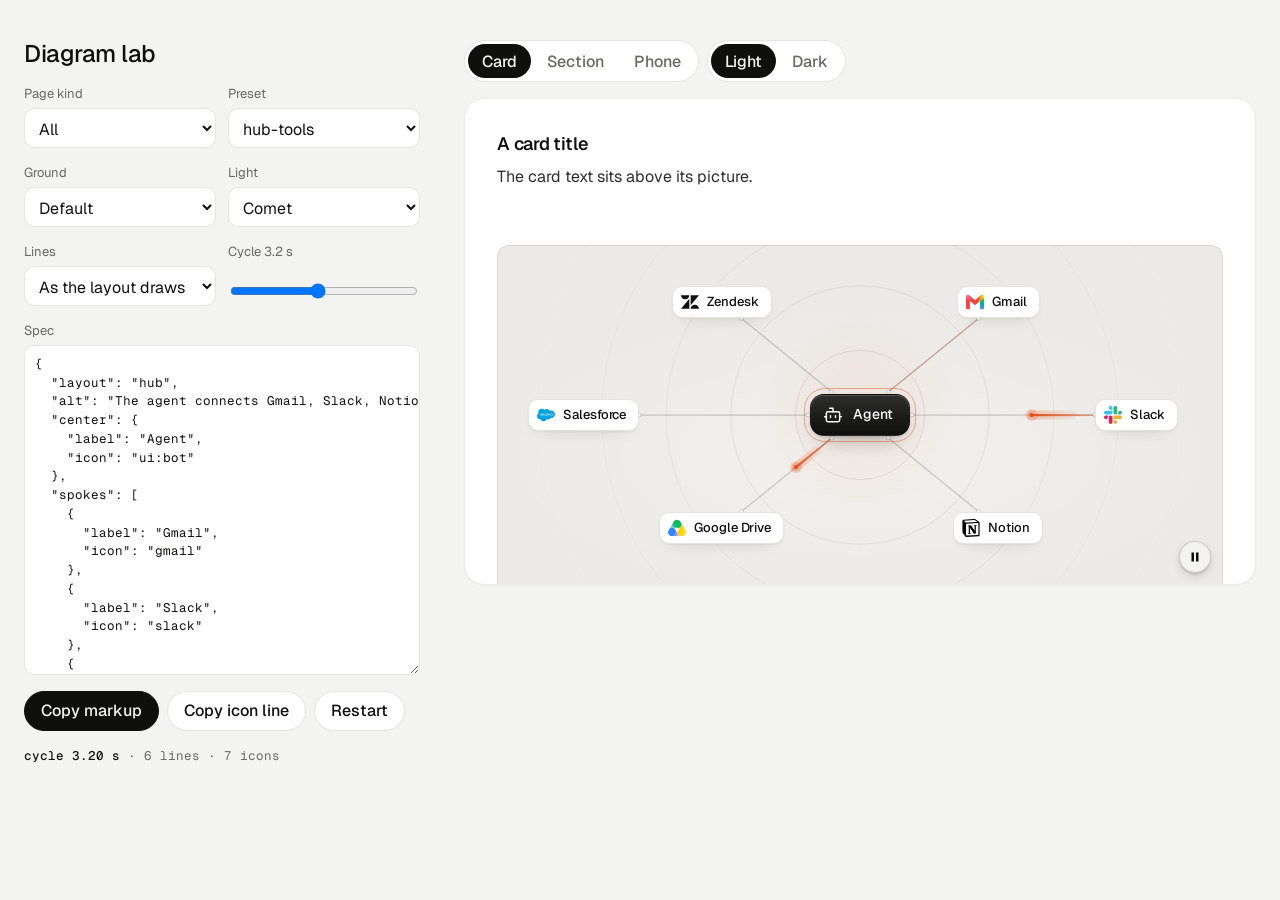
<file: .claude/skills/design-taste-frontend/assets/diagrams/lab.html>
<!doctype html>
<html lang="en">
<head>
<meta charset="utf-8">
<meta name="viewport" content="width=device-width, initial-scale=1">
<title>Diagram lab</title>
<link rel="preconnect" href="https://fonts.googleapis.com">
<link rel="preconnect" href="https://fonts.gstatic.com" crossorigin>
<link href="https://fonts.googleapis.com/css2?family=Geist:wght@300..700&family=Geist+Mono:wght@400;500&display=swap" rel="stylesheet">
<link rel="stylesheet" href="../ui/cards.css">
<link rel="stylesheet" href="diagram.css">
<style>
  /* The builder: pick a preset, change the JSON or the controls, see the card at once, copy the markup. Not part of a page. */
  :root { --font-text: "Geist", system-ui, sans-serif; --font-display: "Geist", system-ui, sans-serif; --font-mono: "Geist Mono", ui-monospace, monospace; }
  [data-theme="light"] { --bg: #f3f3f1; --card: #ffffff; --ink: #0f0f0e; --muted: #686863; --accent: #e5531c; --accent-ink: #ffffff; --frag: #ffffff; --ground-bg: #ebeae6; --ground-accent: #dcd9d0; --line: rgb(0 0 0 / .1); --field: #ffffff; }
  [data-theme="light"][data-accent="blue"] { --accent: #2456e8; }
  [data-theme="light"][data-accent="green"] { --accent: #16825d; }
  [data-theme="dark"] { --bg: #070708; --card: #141416; --ink: #f2f2ef; --muted: #8f9094; --accent: #ff7a3c; --accent-ink: #120c08; --frag: #1c1d20; --ground-bg: #101012; --ground-accent: #232326; --line: rgb(255 255 255 / .12); --field: #101012; }
  [data-theme="dark"][data-accent="white"] { --accent: #f2f2ef; --accent-ink: #0b0b0c; }
  [data-theme="dark"][data-accent="green"] { --accent: #3ccf8e; --accent-ink: #06130d; }
  * { box-sizing: border-box; }
  html, body { margin: 0; }
  body { font-family: var(--font-text); background: var(--bg); color: var(--ink); -webkit-font-smoothing: antialiased; min-height: 100vh; }
  .lab { display: grid; gap: 32px; max-width: 1440px; margin: 0 auto; padding: 32px 24px 64px; }
  .side { display: grid; gap: 16px; align-content: start; min-width: 0; }
  .side h1 { margin: 0; font: 500 24px/1.2 var(--font-display); letter-spacing: -0.02em; }
  .row { display: grid; gap: 6px; }
  .row > label, .row > .lbl { font-size: 13px; color: var(--muted); }
  .two { display: grid; grid-template-columns: 1fr 1fr; gap: 12px; }
  select, textarea, button, input[type=range] { font: inherit; color: inherit; }
  select, textarea { width: 100%; background: var(--field); border: 1px solid var(--line); border-radius: 10px; padding: 9px 10px; }
  select { height: 40px; }
  textarea { min-height: 360px; resize: vertical; font: 400 12.5px/1.5 var(--font-mono); white-space: pre; tab-size: 2; }
  textarea.is-bad { border-color: #c4321c; }
  .btns { display: flex; flex-wrap: wrap; gap: 8px; }
  button.b { height: 40px; padding: 0 16px; border-radius: 999px; border: 1px solid var(--line); background: var(--card); cursor: pointer; font-weight: 500; }
  button.b:hover { border-color: var(--ink); }
  button.b--main { background: var(--ink); color: var(--bg); border-color: var(--ink); }
  .out { font: 400 12.5px/1.5 var(--font-mono); color: var(--muted); overflow-wrap: anywhere; min-height: 1.5em; }
  .out b { color: var(--ink); font-weight: 500; }
  .out .bad { color: #c4321c; }
  .lb-stage { min-width: 0; display: grid; align-content: start; gap: 16px; }
  .lb-stage .card > .panel { --p-h: 340px; }
  .lb-stage .card--wide > .panel { --p-h: 560px; }
  .lb-stage .card--phone { max-width: 390px; }
  .lb-stage .card--phone > .panel { --p-h: 300px; }
  .seg { display: inline-flex; border: 1px solid var(--line); border-radius: 999px; padding: 3px; gap: 2px; background: var(--card); width: fit-content; }
  .seg button { height: 34px; padding: 0 14px; border: 0; background: none; border-radius: 999px; cursor: pointer; font-weight: 500; color: var(--muted); }
  .seg button[aria-pressed="true"] { background: var(--ink); color: var(--bg); }
  @media (min-width: 1024px) { .lab { grid-template-columns: 400px minmax(0, 1fr); gap: 40px; padding-top: 40px; } textarea { min-height: 330px; } .side { position: sticky; top: 24px; max-height: calc(100vh - 48px); overflow: auto; padding-right: 4px; } }
  @media (max-width: 639px) { .lab { padding: 24px 16px 48px; } }
</style>
</head>
<body data-theme="light" data-icon-base="../icons/demo/">
<div class="lab">
  <aside class="side">
    <h1>Diagram lab</h1>
    <div class="two">
      <div class="row"><label for="type">Page kind</label><select id="type"><option value="">All</option><option>software</option><option>tech</option><option>gaming</option><option>product</option><option>service</option></select></div>
      <div class="row"><label for="preset">Preset</label><select id="preset"></select></div>
    </div>
    <div class="two">
      <div class="row"><label for="ground">Ground</label><select id="ground"><option value="">Default</option><option>dots</option><option>rings</option><option>grid</option><option>glow</option><option>glow dots</option><option>glow rings</option><option>none</option></select></div>
      <div class="row"><label for="pulse">Light</label><select id="pulse"><option value="">Comet</option><option>dot</option><option>none</option></select></div>
    </div>
    <div class="two">
      <div class="row"><label for="curve">Lines</label><select id="curve"><option value="">As the layout draws them</option><option>curve</option><option>elbow</option><option>swirl</option></select></div>
      <div class="row"><label for="cycle">Cycle <span id="cycleV">3.2 s</span></label><input id="cycle" type="range" min="2.5" max="4" step="0.1" value="3.2"></div>
    </div>
    <div class="row"><label for="json">Spec</label><textarea id="json" spellcheck="false"></textarea></div>
    <div class="btns">
      <button class="b b--main" id="copy" type="button">Copy markup</button>
      <button class="b" id="copyIcons" type="button">Copy icon line</button>
      <button class="b" id="restart" type="button">Restart</button>
    </div>
    <div class="out" id="info"></div>
  </aside>
  <main class="lb-stage">
    <div class="btns">
      <div class="seg" id="size" role="group" aria-label="Size"><button type="button" data-v="card" aria-pressed="true">Card</button><button type="button" data-v="section" aria-pressed="false">Section</button><button type="button" data-v="phone" aria-pressed="false">Phone</button></div>
      <div class="seg" id="theme" role="group" aria-label="Palette"><button type="button" data-v="light" aria-pressed="true">Light</button><button type="button" data-v="dark" aria-pressed="false">Dark</button></div>
    </div>
    <article class="card card--row" id="card"><h3 id="ct"></h3><p id="cp"></p><div class="panel"><div class="dg" id="dg"></div></div></article>
  </main>
</div>
<script type="module">
  import dg from './diagram.js';
  const $ = id => document.getElementById(id);
  const presets = await dg.presets();
  const base = new URL('../icons/demo/', location.href).href;
  const q = new URLSearchParams(location.search);
  let spec = null, d = null, size = 'card';

  const names = type => Object.keys(presets).filter(k => !type || (presets[k].types || []).includes(type));
  const fillPresets = () => { $('preset').innerHTML = names($('type').value).map(k => `<option>${k}</option>`).join(''); };
  const load = id => { spec = JSON.parse(JSON.stringify(presets[id])); delete spec.types; $('json').value = JSON.stringify(spec, null, 2); sync(); };
  const first = n => (spec.center || spec.core || spec.input || spec.root || spec.left || {}).label || n;

  function iconIds(o, out = new Set()) {
    if (Array.isArray(o)) o.forEach(x => iconIds(x, out));
    else if (o && typeof o === 'object') for (const k in o) { if (k === 'icon' && typeof o[k] === 'string' && !/^text:|[/.]/.test(o[k])) out.add(o[k]); else iconIds(o[k], out); }
    return out;
  }
  function markup() {
    const j = JSON.stringify(spec);
    return /'/.test(j)
      ? `<div class="panel"><div class="dg" data-diagram><script type="application/json">${j}<\/script></div></div>`
      : `<div class="panel"><div class="dg" data-diagram='${j}'></div></div>`;
  }
  function paint() {
    const card = $('card');
    card.classList.toggle('card--wide', size === 'section');
    card.classList.toggle('card--phone', size === 'phone');
    const s = JSON.parse(JSON.stringify(spec));
    if (size === 'section') s.size = 'section';
    $('ct').textContent = 'A card title';
    $('cp').textContent = 'The card text sits above its picture.';
    const el = $('dg');
    d = dg.mount(el, s, { iconBase: base });
    const ids = [...iconIds(spec)];
    setTimeout(() => {
      $('info').innerHTML = `<b>cycle ${d.T ? d.T.toFixed(2) : '-'} s</b> · ${d.E ? d.E.filter(e => e.lit).length : 0} lines · ${ids.length} icons`;
    }, 400);
  }
  function sync() {
    try { spec = JSON.parse($('json').value); $('json').classList.remove('is-bad'); } catch (e) { $('json').classList.add('is-bad'); $('info').innerHTML = `<span class="bad">${e.message}</span>`; return; }
    paint();
  }
  // a control writes into the spec and the textarea
  function setField(path, v) {
    try { spec = JSON.parse($('json').value); } catch { return; }
    const [a, b] = path.split('.');
    if (b) { spec[a] = spec[a] || {}; if (v === '' || v == null) delete spec[a][b]; else spec[a][b] = v; if (!Object.keys(spec[a]).length) delete spec[a]; }
    else if (v === '' || v == null) delete spec[a]; else spec[a] = v;
    $('json').value = JSON.stringify(spec, null, 2);
    sync();
  }
  $('type').onchange = () => { fillPresets(); load($('preset').value); };
  $('preset').onchange = () => { $('ground').value = $('pulse').value = $('curve').value = ''; $('cycle').value = 3.2; $('cycleV').textContent = '3.2 s'; load($('preset').value); };
  $('ground').onchange = () => setField('ground', $('ground').value);
  $('pulse').onchange = () => setField('motion.pulse', $('pulse').value);
  $('curve').onchange = () => setField('curve', $('curve').value);
  $('cycle').oninput = () => { $('cycleV').textContent = (+$('cycle').value).toFixed(1) + ' s'; setField('motion.cycle', +$('cycle').value === 3.2 ? '' : +$('cycle').value); };
  let t0; $('json').oninput = () => { clearTimeout(t0); t0 = setTimeout(sync, 350); };
  $('restart').onclick = () => d && d.restart && d.restart();
  const copy = async (text, btn, label) => { try { await navigator.clipboard.writeText(text); btn.textContent = 'Copied'; } catch { btn.textContent = 'Copy failed'; } setTimeout(() => (btn.textContent = label), 1400); };
  $('copy').onclick = () => copy(markup(), $('copy'), 'Copy markup');
  $('copyIcons').onclick = () => copy(`node <skill>/scripts/icons.mjs fetch ${[...iconIds(spec)].join(' ')} --out assets/icons`, $('copyIcons'), 'Copy icon line');
  for (const [id, key] of [['size', 'size'], ['theme', 'theme']]) {
    $(id).onclick = ev => {
      const b = ev.target.closest('button'); if (!b) return;
      [...$(id).children].forEach(x => x.setAttribute('aria-pressed', String(x === b)));
      if (key === 'size') { size = b.dataset.v; paint(); } else document.body.dataset.theme = b.dataset.v;
    };
  }
  if (q.get('type')) $('type').value = q.get('type');
  fillPresets();
  if (q.get('preset') && presets[q.get('preset')]) $('preset').value = q.get('preset');
  if (q.get('theme') === 'dark') { document.body.dataset.theme = 'dark'; $('theme').children[1].click(); }
  load($('preset').value);
  window.__lab = { get d() { return d; } };
</script>
</body>
</html>
</file>
<file: style.css>
/* anasaljboor.com · "the line": wayfinding signage on sand, one burnt-orange line */
:root {
  --bg: #f6f2ea;
  --paper: #fffdf8;
  --ink: #1b1712;
  --ink-2: #3b342b;
  --muted: #6a6152;
  --rule: #d9d0bf;
  --line: #c2410c;
  --line-hi: #a3360a;
  --on-line: #ffffff;
  --band: #1b1712;
  --band-text: #f6f2ea;
  --band-muted: #bdb19c;
  --band-rule: #3d362d;
  --ok: #2f7d4f;
  --err: #b42318;
  --sans: "Overpass", "Helvetica Neue", Arial, sans-serif;
  --r: 4px;
  --wrap: 1180px;
  --ease: cubic-bezier(.16, 1, .3, 1);
  --dot: 26px;
  --bar: 8px;
}

* { box-sizing: border-box; }
html { scroll-behavior: smooth; scroll-padding-top: 76px; color-scheme: light; scrollbar-color: var(--muted) var(--bg); }
body {
  margin: 0; background: var(--bg); color: var(--ink);
  font-family: var(--sans); font-size: 17px; line-height: 1.55;
  -webkit-font-smoothing: antialiased; font-variant-numeric: tabular-nums;
}
a { color: inherit; }
h1, h2, h3, h4 { margin: 0; text-wrap: balance; }
p { margin: 0; text-wrap: pretty; }
ul, ol { margin: 0; padding: 0; list-style: none; }
figure { margin: 0; }
img { display: block; max-width: 100%; height: auto; }
::selection { background: var(--line); color: var(--on-line); }
:focus-visible { outline: 3px solid var(--line); outline-offset: 3px; }
.wrap { width: min(var(--wrap), 100% - 48px); margin-inline: auto; }
.ic { width: 18px; height: 18px; flex: none; fill: none; stroke: currentColor; stroke-width: 2; stroke-linecap: round; stroke-linejoin: round; }

.skip { position: absolute; left: 12px; top: -60px; z-index: 50; padding: 10px 14px; background: var(--ink); color: var(--band-text); border-radius: var(--r); text-decoration: none; }
.skip:focus { top: 12px; }

/* ── buttons and links ── */
.btn {
  display: inline-flex; align-items: center; gap: 10px;
  padding: 16.5px 20px 11.5px; border: 2px solid var(--line); border-radius: var(--r);
  background: var(--line); color: var(--on-line);
  font: 600 16px/1.2 var(--sans); text-decoration: none; cursor: pointer;
  transition: background-color .18s, border-color .18s, transform .18s var(--ease);
}
.btn:hover { background: var(--line-hi); border-color: var(--line-hi); }
.btn:active { transform: translateY(1px); }
.btn.small { padding: 11.5px 14px 6.5px; font-size: 15px; }
.btn.ghost { background: transparent; color: var(--ink); border-color: var(--ink); }
.btn.ghost:hover { background: var(--ink); color: var(--band-text); }
.btn.ink { background: var(--ink); border-color: var(--ink); color: var(--band-text); }
.btn.ink:hover { background: #000; border-color: #000; }
.btn:disabled { opacity: .6; cursor: progress; }
.btn.primary { /* 404 page */ }
/* Overpass sits high in its line box, so buttons carry 2.5px more padding on
   top than below. Nav text is trimmed to cap height and baseline so it centres
   in the bar (older browsers get a nudge instead). */
@supports (text-box: trim-both cap alphabetic) {
  .brand, .links a, .nav-link { text-box: trim-both cap alphabetic; }
}
@supports not (text-box: trim-both cap alphabetic) {
  .brand { padding-top: 5px; }
  .links a, .nav-link { padding-top: 6px; }
}
.text-link {
  display: inline-flex; align-items: center; gap: 8px; font-weight: 600;
  text-decoration: underline; text-decoration-thickness: 2px; text-underline-offset: 5px; text-decoration-color: var(--line);
}
.text-link:hover { color: var(--line); }

/* ── nav: the station sign ── */
.nav { position: sticky; top: 0; z-index: 40; background: var(--band); color: var(--band-text); }
.nav-inner { display: flex; align-items: center; gap: 28px; height: 60px; }
.brand { font-weight: 800; font-size: 20px; letter-spacing: -0.02em; text-decoration: none; margin-right: auto; }
.links { display: flex; gap: 26px; }
.links a { color: var(--band-muted); text-decoration: none; font-size: 15px; font-weight: 600; }
.links a:hover { color: var(--band-text); }
.links { margin-right: 16px; }
.nav-ctas { display: flex; align-items: center; gap: 22px; }
.nav-link {
  color: var(--band-text); font-size: 15px; font-weight: 600;
  text-decoration: underline; text-decoration-color: var(--line); text-decoration-thickness: 2px; text-underline-offset: 6px;
}
.nav-link:hover { text-decoration-color: var(--band-text); }
.nav :focus-visible { outline-color: var(--band-text); }

/* ── sections ── */
main > section { padding: 96px 0; }
main > section + section:not(.band):not(.terminal) { border-top: 1px solid var(--rule); }
.section-head { margin-bottom: 48px; max-width: 760px; }
h2 { font-size: clamp(34px, 4.2vw, 54px); line-height: 1.02; font-weight: 800; letter-spacing: -0.03em; }
.sub { margin-top: 16px; font-size: 19px; color: var(--muted); max-width: 44em; }

/* ── hero ── */
.hero { padding: 64px 0 88px; }
.hero-top { display: grid; grid-template-columns: minmax(0, 1fr) 300px; gap: 56px; align-items: end; }
.hero h1 { font-size: clamp(38px, 4.6vw, 62px); line-height: 1.02; font-weight: 800; letter-spacing: -0.03em; max-width: 12em; }
.lede { margin-top: 28px; font-size: clamp(19px, 1.6vw, 22px); line-height: 1.45; color: var(--ink-2); max-width: 34em; }
.portrait img { width: 100%; aspect-ratio: 4 / 5; object-fit: cover; object-position: 50% 30%; border-radius: var(--r) var(--r) 0 0; }
.sign { display: grid; gap: 2px; padding: 12px 14px; background: var(--band); color: var(--band-text); border-radius: 0 0 var(--r) var(--r); font-size: 14px; }
.sign strong { font-size: 16px; font-weight: 800; }
.sign span { color: var(--band-muted); }

/* ── the line (horizontal) ── */
.line-h { margin-top: 72px; }
.hero .stops, ol.line-h { display: grid; grid-template-columns: repeat(4, minmax(0, 1fr)) minmax(0, 1.35fr); gap: 0 28px; position: relative; }
ol.line-h.steps { grid-template-columns: repeat(4, minmax(0, 1fr)); margin-top: 0; }
.hero .stops::before, ol.line-h::before {
  content: ""; position: absolute; left: 4px; top: calc(var(--dot) / 2 - var(--bar) / 2);
  height: var(--bar); background: var(--line); border-radius: var(--bar);
}
.hero .stops::before { right: calc((100% - 4 * 28px) / 5.35 * 1.35 - var(--dot)); }
ol.line-h.steps::before { right: calc((100% - 3 * 28px) / 4 - var(--dot)); }
.stop { position: relative; }
.stop > a { display: block; text-decoration: none; }
.dot {
  display: block; position: relative; z-index: 1;
  width: var(--dot); height: var(--dot); border-radius: 50%;
  background: var(--paper); border: 5px solid var(--ink);
  transition: background-color .2s, transform .25s var(--ease);
}
.terminus .dot { background: var(--ink); box-shadow: 0 0 0 5px var(--bg), 0 0 0 8px var(--ink); }
.stop-name { display: block; margin-top: 18px; font-size: 21px; line-height: 1.15; font-weight: 800; letter-spacing: -0.01em; }
.stop-note { display: block; margin-top: 8px; font-size: 15px; line-height: 1.5; color: var(--muted); }
.stop > a:hover .dot { background: var(--line); transform: scale(1.12); }
.stop > a:hover .stop-name { text-decoration: underline; text-decoration-color: var(--line); text-decoration-thickness: 3px; text-underline-offset: 5px; }
.hero-actions { display: grid; justify-items: start; gap: 14px; margin-top: 16px; }

/* ── services: the timetable on a vertical line ── */
.timetable { --c1: minmax(0, 300px); --c3: 190px; }
.tt-head, .svc { display: grid; grid-template-columns: var(--c1) minmax(0, 1fr) var(--c3); gap: 0 40px; }
.tt-head { padding: 0 0 12px 64px; font-size: 14px; font-weight: 600; color: var(--muted); border-bottom: 2px solid var(--ink); }
.line-v { position: relative; }
.line-v::before { content: ""; position: absolute; left: calc(var(--dot) / 2 - var(--bar) / 2); top: 44px; bottom: 60px; width: var(--bar); background: var(--line); border-radius: var(--bar); }
.svc { position: relative; padding: 32px 0 34px 64px; border-bottom: 1px solid var(--rule); }
.svc > .dot { position: absolute; left: 0; top: 36px; }
.svc h3 { font-size: 23px; line-height: 1.15; font-weight: 800; letter-spacing: -0.015em; }
.svc-name p { margin-top: 8px; color: var(--muted); font-size: 16px; }
.svc-incl { display: grid; gap: 8px; padding-top: 4px; }
.svc-incl li { position: relative; padding-left: 20px; font-size: 16px; color: var(--ink-2); }
.svc-incl li::before { content: ""; position: absolute; left: 0; top: .62em; width: 7px; height: 7px; background: var(--ink); }
.svc-time { font-size: 16px; font-weight: 600; text-align: right; }
.svc-time .t { display: block; font-size: 44px; line-height: 1; font-weight: 800; letter-spacing: -0.03em; }
.svc-time .t-word { font-size: 24px; line-height: 1.15; }
.svc-time .price { display: block; margin-top: 10px; font-size: 14px; font-weight: 400; color: var(--muted); }

/* ── work ── */
.case { display: grid; grid-template-columns: 280px minmax(0, 1fr); gap: 40px; padding: 32px 0; border-top: 2px solid var(--ink); }
.case:last-child { border-bottom: 1px solid var(--rule); }
.case-where { font-size: 15px; color: var(--muted); line-height: 1.5; }
.case-where strong { display: block; margin-bottom: 4px; color: var(--ink); font-size: 19px; font-weight: 800; }
.case h3 { font-size: 25px; line-height: 1.15; font-weight: 800; letter-spacing: -0.015em; max-width: 26em; }
.case h3 + p { margin-top: 12px; color: var(--ink-2); max-width: 44em; }
.stack { margin-top: 14px; font-size: 15px; color: var(--muted); }
.stack a { color: var(--ink); font-weight: 600; text-decoration-color: var(--line); text-decoration-thickness: 2px; text-underline-offset: 4px; }
.sub-head { margin: 80px 0 20px; font-size: 30px; font-weight: 800; letter-spacing: -0.02em; }
.projects li { display: grid; grid-template-columns: 260px 200px minmax(0, 1fr); gap: 8px 40px; padding: 18px 0; border-top: 1px solid var(--rule); align-items: baseline; }
.projects li:last-child { border-bottom: 1px solid var(--rule); }
.projects a, .projects .title { font-size: 19px; font-weight: 800; }
.projects a { text-decoration: underline; text-decoration-color: var(--line); text-decoration-thickness: 2px; text-underline-offset: 5px; }
.projects a:hover { color: var(--line); }
.projects .kind { font-size: 14px; color: var(--muted); }
.projects .desc { font-size: 16px; color: var(--ink-2); }
.more-row { margin-top: 28px; }

/* ── recruiters: ink band ── */
.band { background: var(--band); color: var(--band-text); }
.band .sub { color: var(--band-muted); }
.band .btn.ghost { color: var(--band-text); border-color: var(--band-text); }
.band .btn.ghost:hover { background: var(--band-text); color: var(--ink); }
.band :focus-visible { outline-color: var(--band-text); }
.about-head { display: flex; justify-content: space-between; align-items: flex-end; gap: 32px; margin-bottom: 56px; }
.about-ctas { display: flex; gap: 12px; flex: none; }
.two-col { display: grid; grid-template-columns: 1fr 1fr; gap: 64px; }
.col-title { font-size: 15px; font-weight: 600; color: var(--band-muted); padding-bottom: 12px; border-bottom: 2px solid var(--band-text); }
.jobs li { padding: 18px 0; border-bottom: 1px solid var(--band-rule); }
.jobs h4 { font-size: 18px; font-weight: 800; }
.jobs .meta { font-size: 14px; color: var(--band-muted); margin: 2px 0 6px; }
.jobs p:not(.meta) { font-size: 15.5px; color: #e4dccd; }
.skills > div { display: grid; grid-template-columns: 170px 1fr; gap: 16px; padding: 14px 0; border-bottom: 1px solid var(--band-rule); }
.skills dt { font-weight: 800; font-size: 15.5px; }
.skills dd { margin: 0; font-size: 15.5px; color: #e4dccd; }
.edu { display: grid; grid-template-columns: 1.4fr 1fr; gap: 32px; margin-top: 40px; }
.edu p { margin-top: 12px; font-size: 15.5px; color: #e4dccd; }

/* ── cv page ── */
.cv-intro { padding: 72px 0 64px; }
.cv-intro h1 { font-size: clamp(44px, 6vw, 80px); line-height: .96; font-weight: 800; letter-spacing: -0.03em; }
.cv-intro .about-head { margin-bottom: 0; }
#projects .sub-head { margin-top: 0; }
.sep { margin: 0 12px; color: var(--muted); }

/* ── faq ── */
.faq-grid { display: grid; grid-template-columns: minmax(0, 1fr) minmax(0, 2fr); gap: 56px; }
.faq details { border-top: 2px solid var(--ink); }
.faq details:last-child { border-bottom: 1px solid var(--rule); }
.faq summary { display: flex; justify-content: space-between; align-items: center; gap: 20px; padding: 20px 0; cursor: pointer; list-style: none; }
.faq summary::-webkit-details-marker { display: none; }
.faq summary h3 { font-size: 20px; font-weight: 600; line-height: 1.3; }
.faq summary::after {
  content: ""; flex: none; width: 18px; height: 18px;
  background: linear-gradient(var(--line), var(--line)) center / 18px 3px no-repeat, linear-gradient(var(--line), var(--line)) center / 3px 18px no-repeat;
  transition: transform .25s var(--ease);
}
.faq details[open] summary::after { transform: rotate(45deg); }
.faq details p { padding: 0 0 22px; color: var(--ink-2); max-width: 44em; }
.faq details a { text-decoration-color: var(--line); text-decoration-thickness: 2px; text-underline-offset: 4px; font-weight: 600; }

/* ── contact: the terminus, drenched in the line colour ── */
.terminal { background: var(--line); color: var(--on-line); }
.terminal :focus-visible { outline-color: var(--ink); }
.contact { display: grid; grid-template-columns: minmax(0, 1fr) minmax(0, 1.25fr); gap: 64px; align-items: start; }
.contact-side h2 { font-size: clamp(44px, 6vw, 80px); line-height: .96; }
.contact-side > p { margin: 20px 0 28px; font-size: 19px; max-width: 26em; }
.channels { margin-top: 32px; display: grid; gap: 14px; }
.channels a { display: inline-flex; align-items: center; gap: 10px; font-weight: 600; text-decoration: underline; text-decoration-thickness: 1px; text-underline-offset: 5px; }
.channels a:hover { text-decoration-thickness: 2px; }
.form { display: grid; gap: 18px; padding: 32px; background: var(--paper); color: var(--ink); border-radius: var(--r); }
.form :focus-visible { outline-color: var(--line); }
.field-row { display: grid; grid-template-columns: 1fr 1fr; gap: 18px; }
.field { display: grid; gap: 6px; font-size: 15px; font-weight: 600; }
.field em { font-style: normal; font-weight: 400; color: var(--muted); }
.field input, .field select, .field textarea {
  width: 100%; padding: 12px 14px; font: 400 16px/1.4 var(--sans); color: var(--ink);
  background: var(--bg); border: 2px solid var(--rule); border-radius: var(--r);
  transition: border-color .15s;
}
.field textarea { resize: vertical; min-height: 130px; }
.field input::placeholder, .field textarea::placeholder { color: #6a6152; }
.field input:hover, .field select:hover, .field textarea:hover { border-color: #b3a68e; }
.field input:focus, .field select:focus, .field textarea:focus { outline: none; border-color: var(--ink); background: var(--paper); }
.form.tried :invalid { border-color: var(--err); }
.form-foot { display: flex; align-items: center; gap: 16px; flex-wrap: wrap; }
.form-status { font-size: 15px; }
.form-status[data-kind="error"] { color: var(--err); }
.form-status[data-kind="ok"] { color: var(--ok); font-weight: 600; }
.hp { position: absolute; left: -9999px; width: 1px; height: 1px; opacity: 0; }

/* ── footer ── */
.footer { background: var(--band); color: var(--band-muted); font-size: 15px; padding: 28px 0; }
.foot-grid { display: flex; align-items: center; gap: 24px; flex-wrap: wrap; }
.footer .brand { color: var(--band-text); margin-right: 0; }
.foot-links { display: flex; gap: 20px; margin-left: auto; }
.foot-links a { color: var(--band-text); text-decoration: none; }
.foot-links a:hover { text-decoration: underline; text-decoration-color: var(--line); text-underline-offset: 4px; }

/* ── 404 ── */
.notfound { min-height: 100vh; display: grid; align-content: center; gap: 20px; }
.notfound h1 { font-size: clamp(44px, 6vw, 80px); line-height: 1; font-weight: 800; letter-spacing: -0.03em; }
.notfound .ctas { display: flex; flex-wrap: wrap; gap: 12px; margin-top: 8px; }

/* ── motion: the line draws once on load ── */
@media (prefers-reduced-motion: no-preference) {
  .hero .stops::before { animation: draw 1.2s var(--ease); }
}
@keyframes draw { from { clip-path: inset(0 85% 0 0); } to { clip-path: inset(0 0 0 0); } }
@media (prefers-reduced-motion: reduce) {
  * { transition: none !important; animation: none !important; scroll-behavior: auto !important; }
}

/* ── responsive ── */
@media (max-width: 1080px) {
  .timetable { --c1: minmax(0, 240px); --c3: 150px; }
  .tt-head, .svc { gap: 0 28px; }
  .projects li { grid-template-columns: 220px minmax(0, 1fr); }
  .projects .desc { grid-column: 1 / -1; }
}
@media (max-width: 920px) {
  .links { display: none; }
  .hero-top { grid-template-columns: minmax(0, 1fr) 200px; gap: 32px; }
  /* horizontal lines turn vertical */
  .hero .stops, ol.line-h, ol.line-h.steps { grid-template-columns: 1fr; gap: 0; }
  .hero .stops::before, ol.line-h::before, ol.line-h.steps::before {
    left: calc(var(--dot) / 2 - var(--bar) / 2); right: auto; top: 12px; bottom: 40px; width: var(--bar); height: auto;
  }
  .hero .stops::before { animation: none; }
  .stop { padding: 0 0 26px 52px; }
  .stop .dot { position: absolute; left: 0; top: 0; }
  .stop-name { margin-top: 0; }
  .tt-head { display: none; }
  .svc { grid-template-columns: 1fr; gap: 14px; padding-left: 52px; }
  .svc-time { text-align: left; display: flex; align-items: baseline; gap: 8px; flex-wrap: wrap; }
  .svc-time .t { display: inline; font-size: 32px; }
  .svc-time .price { margin: 0 0 0 12px; }
  .line-v::before { top: 40px; }
  .case { grid-template-columns: 1fr; gap: 12px; }
  .about-head { flex-direction: column; align-items: flex-start; }
  .two-col, .faq-grid, .contact { grid-template-columns: 1fr; gap: 40px; }
}
@media (max-width: 640px) {
  .wrap { width: calc(100% - 32px); }
  main > section { padding: 64px 0; }
  .hero { padding: 36px 0 56px; }
  .hero-top { grid-template-columns: 1fr; gap: 28px; }
  .portrait { display: grid; grid-template-columns: 96px 1fr; align-items: stretch; }
  .portrait img { aspect-ratio: 1; border-radius: var(--r) 0 0 var(--r); height: 100%; }
  .sign { border-radius: 0 var(--r) var(--r) 0; align-content: center; }
  .line-h { margin-top: 44px; }
  .hero-actions .btn { width: 100%; justify-content: center; }
  .projects li { grid-template-columns: 1fr; gap: 4px; }
  .about-ctas { flex-wrap: wrap; }
  .skills > div, .edu, .field-row { grid-template-columns: 1fr; gap: 4px; }
  .edu { gap: 28px; }
  .form { padding: 22px 18px; }
  .foot-links { margin-left: 0; }
  .nav-inner { gap: 12px; }
  .brand { font-size: 18px; }
  .nav .btn.small { padding-left: 12px; padding-right: 12px; }
  .nav-ctas { gap: 16px; }
}
@media (max-width: 920px) { .svc-time .t-word { font-size: 20px; } }
.mobile-cta { display: none; }
@media (max-width: 640px) {
  .mobile-cta { display: flex; justify-content: center; margin-top: 24px; }
}
</file>
<file: .claude/skills/design-taste-frontend/assets/system.css>
/*
  taste-skill system.css - the one system for the page. Link it first, then assets/ui/cards.css (the
  feature card, its panel and the fragment placements), then set the palette (--p-*), the fonts and
  the radius set on :root in the page (node scripts/start.mjs prints that block).
  Do not add a second grid, spacing scale, type scale, radius scale, button or card style.
*/

/* ---------------------------------------------------------------- tokens */
:root {
  /* palette (hex only; fx.js reads --bg --surface --ink --muted --accent --accent-ink) */
  --p-bg: #ffffff;
  --p-surface: #f4f4f4;
  --p-ink: #111111;
  --p-muted: #6b6b6b;
  --p-accent: #1a4be0;
  --p-accent-ink: #ffffff;
  --p-action: #1a4be0;      /* buttons, links, focus: the accent, or the ink when the accent is too pale */
  --p-action-ink: #ffffff;
  --p-inv-bg: #111111;
  --p-inv-surface: #1c1c1c;
  --p-inv-ink: #f4f4f4;
  --p-inv-muted: #a3a3a3;
  --p-inv-accent: #ffffff;
  --p-inv-accent-ink: #111111;
  --p-inv-action: #ffffff;
  --p-inv-action-ink: #111111;
  /* the lit ground behind UI and in the closing band (references/cards.md), one per page, tech pages only
     (none on kind other, which is flat): <html data-ground="sand|sky|sage|painting">. system.js gives it to every ground
     that holds UI, on light and dark pages alike; --hue on one panel changes only its accent */
  --ground-bg: #d9ccb7; --ground-surface: #e9e0d2; --ground-ink: #2a2622; --ground-muted: #5a534a; --ground-accent: #a8794a;

  /* fonts */
  --font-display: system-ui, -apple-system, "Segoe UI", sans-serif;
  --font-text: system-ui, -apple-system, "Segoe UI", sans-serif;
  --font-mono: ui-monospace, "SFMono-Regular", Menlo, Consolas, monospace;
  --display-weight: 400;    /* headlines 400; 500 on a tech page (software, gaming, hardware) */
  --display-tracking: -0.025em;

  /* the page rhythm (references/layout-v4.md): one section per screen. The header is fixed and
     --nav tall; every section is padded --padt above and --padb (plus the phone action bar, --bar)
     below, and is exactly one or two screens tall (--h: 1 or 2; --hm on a phone). The hero's words
     start --hgap under the header and its content ends --hpadb above the fold. */
  --nav: 72px;
  --padt: 120px;
  --padb: 72px;
  --hgap: 48px;
  --hpadb: 64px;
  --bar: 0px;
  /* grid: one .wrap (alias .container) for the header, every section and the footer, the same
     --gut on both sides: 1280 wide at x 80-1360 at 1440, 342 at x 24-366 at 390 */
  --container: 1280px;
  --gut: 80px;
  --pad: var(--gut);
  --gutter: 24px;

  /* spacing: 4/8 scale */
  --s-1: 4px;  --s-2: 8px;  --s-3: 12px; --s-4: 16px; --s-5: 24px;
  --s-6: 32px; --s-7: 48px; --s-8: 64px; --s-9: 96px; --s-10: 128px;
  --section: 40px;      /* only a .section outside main (the kit's demo pages); every main > section and
                           footer.closing take --padt and --padb */
  --section-band: 56px; /* the same for an older footer outside footer.closing */
  --head-gap: 48px;     /* the one heading-to-content gap, 32 on a phone (layout.css reads it as --ly-head-gap) */
  --card-pad: 16px;     /* card padding (cards.css sets its own for cards with a panel) */
  --card-gap: 16px;     /* gap between cards */

  /* type scale (the only sizes on the page) */
  --t-label: 13px;
  --t-small: 14px;
  --t-body: 16px;
  --t-lead: 18px;
  --t-card: 18px;
  --t-h3: 24px;
  /* straight lines from the phone size at 390 to the desktop size at 1440 (system.md's table) */
  --t-h2: clamp(30px, 1.72vw + 23.3px, 48px);
  --t-h1: clamp(38px, 3.24vw + 25.4px, 72px);
  /* a big number stays a step under the h2 (VI-11): 38 at 1440, 28 at 390, so it never reads as a
     section heading; a stats row and a price set their own, smaller still */
  --t-stat: clamp(28px, .952vw + 24.29px, 38px);

  /* radius: one scale (soft by default; data-radius on <html> switches it) */
  --r-sm: 8px;  --r-md: 12px; --r-lg: 20px; --r-btn: 8px;

  /* controls (fixed here; a page never adds its own) */
  --btn-h: 44px;
  --btn-h-sm: 36px;
  --nav-h: var(--nav);  /* the older name, kept for the kit's files */
  --icon: 16px;         /* small icons: socials, menu chevrons, mono brand marks */

  /* motion: the one UI ease-out (motion.css --m-ease and ui/base.css --u-ease read it; references/motion.md) */
  --ease: cubic-bezier(.2, .8, .2, 1);
  --dur: 180ms;
}
html[data-radius="sharp"] { --r-sm: 4px; --r-md: 6px;  --r-lg: 8px;  --r-btn: 4px; }
html[data-radius="soft"]  { --r-sm: 8px; --r-md: 12px; --r-lg: 20px; --r-btn: 8px; }
html[data-radius="round"] { --r-sm: 10px; --r-md: 16px; --r-lg: 24px; --r-btn: 999px; }
/* the four lit grounds (references/cards.md); sand is the default above. painting goes with
   painterly-landscape (x.ai's daylight sky over olive hills) */
html[data-ground="sky"]      { --ground-bg: #c6d3df; --ground-surface: #d6e0e9; --ground-ink: #25303a; --ground-muted: #4d5964; --ground-accent: #3f6a92; }
html[data-ground="sage"]     { --ground-bg: #cdd6c6; --ground-surface: #dce3d6; --ground-ink: #262d24; --ground-muted: #535b51; --ground-accent: #6c8e63; }
html[data-ground="painting"] { --ground-bg: #79a8d6; --ground-surface: #a6c4e2; --ground-ink: #16212c; --ground-muted: #273949; --ground-accent: #9c9b3c; }
/* cards.css takes its card and panel radii from this scale */
html[data-radius] .card { --c-r: var(--r-lg); }
html[data-radius] .panel { --p-r: var(--r-md); }

/* a phone: the header 56, the sections padded 96 / 48, the hero's words 40 under the header and its
   content ending 24 above the fold, 24 at both sides, 12 between columns */
@media (max-width: 639px) {
  :root { --nav: 56px; --padt: 96px; --padb: 48px; --hgap: 40px; --hpadb: 24px; --gut: 24px; --gutter: 12px; --card-gap: 12px; --head-gap: 32px; }
}
@media (min-width: 640px) {
  :root { --gut: 48px; --section: 48px; --section-band: 72px; --card-pad: 24px; }
}
@media (min-width: 1024px) {
  :root { --gut: 80px; --section: 56px; --section-band: 96px; --card-gap: 24px;
          --t-lead: 20px; --t-card: 20px; --t-h3: 28px; }
  /* a place (and a local service): the 1200 column at x 120-1320 */
  html[data-type="place"] { --gut: 120px; --container: 1200px; }
}
/* a place (VI-06, ST-96, PH-23): its own smaller type (h1 48/53 and 32/37, h2 32/40 and 24/30, titles
   and the sub-line 20 and 18), the Recipe 3 hero's gap under its photograph (40, 24 on a phone),
   square photographs and cards and 2px buttons, whatever data-radius and data-buttons say */
:root[data-type="place"] {
  --hgap: 40px;
  --t-h1: clamp(32px, 1.524vw + 26.06px, 48px);
  --t-h2: clamp(24px, .762vw + 21px, 32px);
  --t-h3: clamp(20px, .381vw + 18.51px, 24px);
  --r-sm: 2px; --r-md: 0px; --r-lg: 0px; --r-btn: 2px;
}
:root[data-type="place"] :is(h1, .t-h1) { line-height: 1.104; }
:root[data-type="place"] :is(h2, .t-h2) { line-height: 1.25; }
@media (max-width: 639px) {
  :root[data-type="place"] { --hgap: 24px; }
  :root[data-type="place"] :is(h1, .t-h1) { line-height: 1.156; }
}

/* ---------------------------------------------------------------- grounds (at most three) */
:root, .ground-base {
  --bg: var(--p-bg); --surface: var(--p-surface); --ink: var(--p-ink); --muted: var(--p-muted);
  --accent: var(--p-accent); --accent-ink: var(--p-accent-ink); --card: var(--p-surface);
  --action: var(--p-action); --action-ink: var(--p-action-ink);
}
.ground-surface {
  --bg: var(--p-surface); --surface: var(--p-bg); --ink: var(--p-ink); --muted: var(--p-muted);
  --accent: var(--p-accent); --accent-ink: var(--p-accent-ink); --card: var(--p-bg);
  --action: var(--p-action); --action-ink: var(--p-action-ink);
}
.ground-inverse {
  --bg: var(--p-inv-bg); --surface: var(--p-inv-surface); --ink: var(--p-inv-ink); --muted: var(--p-inv-muted);
  --accent: var(--p-inv-accent); --accent-ink: var(--p-inv-accent-ink); --card: var(--p-inv-surface);
  --action: var(--p-inv-action); --action-ink: var(--p-inv-action-ink);
}
:root, .ground-base, .ground-surface, .ground-inverse {
  --line: color-mix(in oklab, var(--ink) 11%, transparent);
  --line-strong: color-mix(in oklab, var(--ink) 20%, transparent);
  /* effects (fx.js) and UI fragments (assets/ui) take the colours of the ground they sit on */
  --fx-bg: var(--bg); --fx-surface: var(--surface); --fx-ink: var(--ink); --fx-muted: var(--muted);
  --fx-accent: var(--accent); --fx-accent-ink: var(--accent-ink);
  --ui-font: var(--font-text); --ui-mono: var(--font-mono); --ui-radius: var(--r-md);
}
.ground-base, .ground-surface, .ground-inverse { background: var(--bg); color: var(--ink); }

/* ---------------------------------------------------------------- base */
*, *::before, *::after { box-sizing: border-box; }
/* an anchor lands on the section's top (the judge's frame): the fixed header covers --nav of its --padt */
html { -webkit-text-size-adjust: 100%; scroll-padding-top: 0; scroll-behavior: auto; margin: 0; }
body {
  margin: 0; background: var(--bg); color: var(--ink);
  font: 400 var(--t-body)/1.55 var(--font-text);
  -webkit-font-smoothing: antialiased; text-rendering: optimizeLegibility; overflow-x: clip;
}
img, svg, video, canvas { display: block; max-width: 100%; }
/* hidden means hidden, also on an img the line above makes a block (a menu tab's photograph, a peek photograph) */
[hidden] { display: none !important; }
img, video { height: auto; }
a { color: inherit; text-decoration: none; }
button { font: inherit; color: inherit; }
h1, h2, h3, h4, p, ul, ol, figure, blockquote { margin: 0; }
ul, ol { padding: 0; list-style: none; }
h1, h2, h3, h4 {
  font-family: var(--font-display); font-weight: var(--display-weight);
  letter-spacing: var(--display-tracking); text-wrap: balance; overflow-wrap: break-word;
  /* a long word (a German compound at 390) breaks at a syllable with a hyphen, in the language of <html lang>;
     only words of 10 letters or more, 4 at least on each side, so a short English heading never breaks */
  hyphens: auto; -webkit-hyphens: auto; hyphenate-limit-chars: 10 4 4;
}
h1, .t-h1 { font-size: var(--t-h1); line-height: 1.04; }
h2, .t-h2 { font-size: var(--t-h2); line-height: 1.1; }
h3, .t-h3 { font-size: var(--t-h3); line-height: 1.2; }
h4, .t-card { font-family: var(--font-text); font-weight: 500; font-size: var(--t-card); line-height: 1.3; letter-spacing: -0.01em; }
p { text-wrap: pretty; }
.t-lead  { font-size: var(--t-lead); line-height: 1.5; }
.t-body  { font-size: var(--t-body); line-height: 1.55; }
.t-small { font-size: var(--t-small); line-height: 1.5; }
.t-label { font-size: var(--t-label); font-weight: 500; line-height: 1.4; letter-spacing: 0.01em; }
.t-stat  { font-family: var(--font-display); font-weight: var(--display-weight); font-size: var(--t-stat);
           line-height: 1; letter-spacing: var(--display-tracking); font-variant-numeric: tabular-nums; }
.muted { color: var(--muted); }
.mono  { font-family: var(--font-mono); }
.measure { max-width: 62ch; }
:focus-visible { outline: 2px solid var(--action); outline-offset: 2px; border-radius: 2px; }
::selection { background: color-mix(in oklab, var(--accent) 30%, transparent); }

/* ---------------------------------------------------------------- grid */
.wrap, .container { width: min(100% - 2 * var(--gut), var(--container)); margin-inline: auto; padding-inline: 0; }
.grid { display: grid; grid-template-columns: repeat(12, minmax(0, 1fr)); column-gap: var(--gutter); row-gap: var(--card-gap); }
.grid > * { min-width: 0; grid-column: 1 / -1; }
.section { padding-block: var(--section); }

/* ---------------------------------------------------------------- one section per screen
   The page is a stack of screens. Framed at scrollY = k x the screen height, a shot shows exactly one
   section: the hero alone on the first screen, every other section (and footer.closing, the close and
   the footer in one) exactly one or two screens tall, its h2 first, --padt under its top. Heights
   and padding do it: no pinning, snapping or script.
     <section class="section" id=".." style="--h: 2">     (2 screens; --hm sets a phone's count alone)
       <div class="wrap"> the h2 first, then the content </div>     (the one in-flow child)
     </section>
   A layer (a full-bleed photograph or ground behind the words) is an <img class="layer" aria-hidden="true">
   beside the .wrap. Content must fit: one screen holds 708px of content at 1440x900 (900 - 120 - 72),
   two hold 1,608 (the second screen's part starts --padt under its top with .g2). From 640 to 1279 a
   section keeps at least its screens and grows past them rather than overlap the next. */
main > :is(section, .section), footer.closing {
  position: relative; box-sizing: border-box;
  height: calc(var(--h, 1) * 100vh); height: calc(var(--h, 1) * 100svh);
  padding: var(--padt) 0 calc(var(--padb) + var(--bar));
}
main > :is(section, .section) > :is(.wrap, .container), footer.closing > .wrap { position: relative; z-index: 1; height: 100%; }
main > :is(section, .section) > :is(.wrap, .container):not(.grid) { display: flex; flex-direction: column; }
/* a .wrap that is the section's grid too (class="wrap grid"): its rows start at the top */
main > :is(section, .section) > :is(.wrap, .container).grid { align-content: start; }
/* .fill: the block that takes what the screen leaves under the heading (a photograph, a frame) */
main > :is(section, .section) > .wrap > .fill { flex: 1 1 0; min-height: 0; }
/* two screens as two groups: row 1 the h2 and the first group, row 2 the rest (no second h2), starting
   --padt under the second screen's top, so the second shot looks like any other section */
main > :is(section, .section).g2, footer.closing.g2 { --h: 2; }
main > :is(section, .section).g2 > :is(.wrap, .container), footer.closing.g2 > .wrap { display: grid; grid-template-rows: minmax(0, 1fr) minmax(0, 1fr); row-gap: calc(var(--padt) + var(--padb) + var(--bar)); }
main > :is(section, .section).g2 > :is(.wrap, .container) > *, footer.closing.g2 > .wrap > * { min-height: 0; align-self: start; }
main > :is(section, .section).g2 > :is(.wrap, .container) > :is(.group, .fill) { align-self: stretch; }
/* a group: one screen's part of a .g2 section (its h2 and first rows, or the rest) */
.group { display: flex; flex-direction: column; min-height: 0; }
/* each screen's card row runs down to that screen's foot (the cards stretch, their panels grow), so
   the second screen of a .g2 is never a short row over an empty ground; both rows end on the same line */
@media (min-width: 1024px) {
  main > :is(section, .section).g2 > .wrap > .grid:last-child,
  main > :is(section, .section).g2 > .wrap > .group > .grid:last-child { align-self: stretch; flex: 1 1 auto; min-height: 0; }
}
.group > .fill { flex: 1 1 0; min-height: 0; }
@media (min-width: 640px) and (max-width: 1279px) {
  main > :is(section, .section):not(.hero, .section--hero), footer.closing {
    height: auto; min-height: calc(var(--h, 1) * 100vh); min-height: calc(var(--h, 1) * 100svh);
  }
  /* the section is a column and its .wrap takes all of it, so a .fill (a photograph, a frame) still
     grows to the section's foot (a min-height percentage would not resolve, leaving it at its least) */
  /* :where() keeps it at no weight, so a page's own phone- or tablet-only hiding (section.desk-only { display: none }) wins */
  :where(main > :is(section, .section):not(.hero, .section--hero), footer.closing) { display: flex; flex-direction: column; }
  main > :is(section, .section):not(.hero, .section--hero) > :is(.wrap, .container), footer.closing > .wrap { flex: 1 0 auto; height: auto; min-height: 0; }
}
/* a phone: lvh (the screen with its bars hidden) for every section but the hero; --hm when stacking
   makes the content taller than the desktop count */
@media (max-width: 639px) {
  /* at least its screens, never less: content a screen cannot hold makes the section taller (the rhythm
     check then asks for --hm: 2 or less content); a fixed height would lay its last rows over the next
     section, the fault the phone shots showed most (a list under the closing heading and its button) */
  main > :is(section, .section):not(.hero, .section--hero), footer.closing {
    height: auto; min-height: calc(var(--hm, var(--h, 1)) * 100vh); min-height: calc(var(--hm, var(--h, 1)) * 100lvh);
  }
  /* one grid row at least the screens tall that grows with the .wrap's content: the .wrap is stretched to
     it, so its .fill and its two groups still share a definite height */
  /* (at no weight, as on the tablet: a page's own section.desk-only { display: none } still hides it) */
  :where(main > :is(section, .section):not(.hero, .section--hero):has(> :is(.wrap, .container)), footer.closing) {
    display: grid; grid-template-columns: minmax(0, 1fr); grid-template-rows: 1fr; grid-auto-rows: auto;
  }
  main > :is(section, .section):not(.hero, .section--hero) > :is(.wrap, .container), footer.closing > .wrap { height: auto; }
  main > :is(section, .section).g2m, footer.closing.g2m { --hm: 2; }
  main > :is(section, .section).g2m > :is(.wrap, .container), footer.closing.g2m > .wrap { display: grid; grid-template-rows: minmax(0, 1fr) minmax(0, 1fr); row-gap: calc(var(--padt) + var(--padb) + var(--bar)); }
  /* stacked in one, the two groups keep the open cards' 32px, so the first group's last panel never meets
     the next card's title */
  main > :is(section, .section).g2:not(.g2m) > :is(.wrap, .container) { display: flex; row-gap: var(--s-6); }
  /* what the two screens leave goes around the second group, so it opens below the header, not on the fold */
  main > :is(section, .section).g2:not(.g2m) > :is(.wrap, .container) > :last-child { margin-block: auto; }
  main > :is(section, .section).g2:not(.g2m) > :is(.wrap, .container) > * { align-self: stretch; }
}
/* a layer: the photograph or ground of a whole section, under its words, edge to edge */
main > :is(section, .section) > :is(img, video, canvas, picture).layer,
footer.closing > :is(img, video, canvas, picture).layer {
  position: absolute; inset: 0; z-index: 0; width: 100%; height: 100%; max-width: none; object-fit: cover; object-position: var(--pos, 50% 50%);
}
main > :is(section, .section) > picture.layer > img { width: 100%; height: 100%; object-fit: cover; }

/* the hero: exactly the first screen, the fixed header over its top. Its words start --hgap under the
   header (--photo adds a full-bleed photograph's height above them on a place); its content ends
   --hpadb above the fold, and nothing of the next section shows, at 1440, 1024, 820 and 390.
     <section class="hero hero--<type>"><div class="wrap"><div class="hero-text"> .. </div>[one strip]</div></section>
   .hero-text holds the whole composition (the words, and the picture or window beside or under them);
   one docked strip (logos, three facts) may follow it, at most 96px, desktop only. */
main > :is(.hero, .section--hero) {
  height: 100vh; height: 100svh; min-height: 0;
  padding: calc(var(--nav) + var(--photo, 0px) + var(--hgap)) 0 calc(var(--hpadb) + var(--bar));
}
:is(.hero, .section--hero) > .wrap { height: 100%; display: grid; grid-template-rows: minmax(0, 1fr) auto; row-gap: var(--s-7); }
:is(.hero, .section--hero) > .wrap > .hero-text { min-height: 0; }
/* a phone: the hero is at least the first screen and grows when a short phone (320x640) cannot hold its
   words, buttons and picture, so nothing of it lies over the next section or under the header */
@media (max-width: 639px) {
  main > :is(.hero, .section--hero) { height: auto; min-height: 100vh; min-height: 100svh; }
  main > :is(.hero, .section--hero):has(> :is(.wrap, .container)) { display: grid; grid-template-columns: minmax(0, 1fr); grid-template-rows: 1fr; grid-auto-rows: auto; }
  main > :is(.hero, .section--hero) > :is(.wrap, .container) { height: auto; }
}
:is(.hero, .section--hero) > .wrap > .hero-strip { grid-row: 2; max-height: 96px; }
@media (max-width: 639px) { :is(.hero, .section--hero) > .wrap > .hero-strip { display: none; } }
.section--hero .section-head { max-width: 860px; }
/* the starter's own hero (hero-split): the words on span-5 top-aligned, the picture on span-6 start-7
   as tall as the hero's content box (at most 716 at 1440x900); a phone stacks words, then the picture
   in what is left */
.hero-text.hero-split { height: 100%; align-items: stretch; }
.hero-split > .hero-copy { align-self: start; }
.hero-split > .hero-visual { position: relative; min-height: 0; height: 100%; }
@media (max-width: 1023px) {
  .hero-text.hero-split { display: flex; flex-direction: column; gap: var(--s-6); }
  .hero-split > .hero-visual { flex: 1 1 0; min-height: 200px; height: auto; }
}
.hero-copy > * + * { margin-top: var(--s-5); }
/* the h1 first in the words' column: its capitals start on the picture's top line, not the line box's
   (the leading above the capitals would put the words about 12px under the photograph's top) */
.hero-copy > h1:first-child { text-box: trim-start cap alphabetic; }
.hero-copy > .btn-row { margin-top: var(--s-6); }
/* three short facts at the foot of the words' column, on the picture's bottom line (no dead space
   under the buttons): <dl class="hero-facts"><div><dt>..</dt><dd>..</dd></div> x3</dl> */
@media (min-width: 1024px) {
  .hero-split > .hero-copy { height: 100%; display: flex; flex-direction: column; }
  .hero-split > .hero-copy > .hero-facts { margin-top: auto; }
}
.hero-facts { display: grid; grid-template-columns: repeat(3, minmax(0, 1fr)); gap: var(--s-5) var(--gutter); margin: 0; }
.hero-facts > div { display: grid; gap: var(--s-1); align-content: start; }
.hero-facts dt { font-size: var(--t-small); color: var(--muted); }
.hero-facts dd { margin: 0; font-weight: 500; }
@media (max-width: 1023px) { .hero-facts { display: none; } }
/* a notice line above the h1 (changed hours, a delivery cut-off): one line with a number, static,
   starting on the left line like the h1 under it */
.hero-notice { font-size: var(--t-small); font-weight: 500; color: var(--ink); }
.hero-notice b, .hero-notice strong { font-weight: 500; color: var(--accent); }
.hero-copy > .hero-notice + h1 { margin-top: var(--s-5); }

/* a phone: open tiles from a row of three or four (rooms, goods, beans) go two-up, an odd last one
   across the row, so a row of three fits one 844px screen (stacked one under another they need two) */
@media (max-width: 639px) {
  .grid > .tile:is(.span-3, .span-4) { grid-column: auto / span 6; }
  .grid > .tile:is(.span-3, .span-4):nth-child(odd of .tile):nth-last-child(1 of .tile) { grid-column: 1 / -1; }
  .grid > .tile:is(.span-3, .span-4) .tile__head { flex-wrap: wrap; gap: 0 var(--s-2); }
}
/* a phone: open cards (words on the ground, the panel under them) stacked one under another keep 32px
   between a panel's foot and the next card's title, so a title never reads as the panel's caption */
@media (max-width: 639px) { .grid:has(> .card--open) { row-gap: var(--s-6); } }
/* a phone stacks a two-screen section's four open tiles into its two screens: their panels take 180px (a wide
   crop), so the h2 and the first two tiles of two lines each end on the first screen and the four inside both,
   not a third of a screen past. A page that sets its group's own --p-h (#features .panel) sets its phone value
   too, as the starter does */
@media (max-width: 639px) { main > :is(section, .section).g2 .card--open > .panel { --p-h: 180px; } }
/* spans: desktop >= 1024. Tablet 640-1023: text cards on span-3 and span-6 go two-up; cards with a
   panel (a visual needs the width; the one exception is a span-6 pair, below)
   and everything else (split text and visuals, span-4 cards, span-5/7/8 blocks) take the full row, so a split stacks and no row is left half empty. Phone < 640: one column. */
@media (min-width: 640px) and (max-width: 1023px) {
  .grid > .card.span-3:not(:has(> .panel)), .grid > .card.span-6:not(:has(> .panel)) { grid-column: auto / span 6; }
  /* the one exception with a panel: a 2x2 (or a pair) of span-6 cards stays two-up from 720px (a panel
     of about 310px and more, wide enough for a kit fragment), so four cards take one or two screens
     at 768-820 instead of a card per row (four stacked panels run past two screens). Split cards and
     every other span keep the full row. Under 720 a card per row. */
  @media (min-width: 720px) {
    .grid > .card.span-6:has(> .panel):not(.card--split) { grid-column: auto / span 6; }
    .grid > .card.span-6:has(> .panel):not(.card--split):nth-child(odd of .card.span-6):nth-last-child(1 of .card.span-6) { grid-column: 1 / -1; }
  }
  /* open tiles (rooms, models, people, a photo pair) go two-up; an odd last one takes the row */
  .grid > .tile:is(.span-3, .span-4, .span-6) { grid-column: auto / span 6; }
  .grid > .tile:is(.span-3, .span-4, .span-6):nth-child(odd of .tile):nth-last-child(1 of .tile) { grid-column: 1 / -1; }
}
@media (min-width: 1024px) {
  .span-2  { grid-column: auto / span 2; }
  .span-3  { grid-column: auto / span 3; }
  .span-4  { grid-column: auto / span 4; }
  .span-5  { grid-column: auto / span 5; }
  .span-6  { grid-column: auto / span 6; }
  .span-7  { grid-column: auto / span 7; }
  .span-8  { grid-column: auto / span 8; }
  .span-9  { grid-column: auto / span 9; }
  .span-10 { grid-column: auto / span 10; }
  .span-12 { grid-column: auto / span 12; }
  .start-1 { grid-column-start: 1; } .start-2 { grid-column-start: 2; } .start-3 { grid-column-start: 3; }
  .start-5 { grid-column-start: 5; } .start-6 { grid-column-start: 6; } .start-7 { grid-column-start: 7; }
  .start-4 { grid-column-start: 4; } .start-8 { grid-column-start: 8; } .start-9 { grid-column-start: 9; }
  .start-10 { grid-column-start: 10; }
  /* a split is top-aligned: the words' first line and the picture's top on one line (never centred
     against each other, never mirrored: text left, the visual right, on every split of the page) */
  .grid--middle, .grid--top { align-items: start; }
}
/* card rows: every card in a row the same height (a plain .grid stretches them) */
.grid:is(.grid--middle, .grid--top) > .card { align-self: stretch; }
/* 1024-1279: a span-4 card's panel would be about 220px wide, too narrow for real UI. Cards with a
   panel on span-4 go two-up, a span-8 one takes the row, and an odd last one takes the row too
   (steps, proof row: two, then one wide; bento: the wide card, then the four small ones two by two) */
@media (min-width: 1024px) and (max-width: 1279px) {
  .grid > .card.span-4:has(> .panel) { grid-column: auto / span 6; }
  .grid > .card.span-8:has(> .panel),
  .grid > .card.span-4:has(> .panel):nth-child(odd of .card.span-4):nth-last-child(1 of .card.span-4) { grid-column: 1 / -1; }
}

/* ---------------------------------------------------------------- section heading */
.section-head { max-width: 760px; margin-bottom: var(--head-gap); display: grid; gap: var(--s-4); }
/* every heading starts on the left line (a centred head among left ones reads as a mistake): the
   old centred head is left-aligned too */
.section-head--center { text-align: left; justify-items: start; }
/* a head row: the h2 (and its line) left, one link or the section's button at the right line */
.section-head--split { max-width: none; display: flex; align-items: end; justify-content: space-between; gap: var(--s-5); flex-wrap: wrap; }
.section-head--split > div { display: grid; gap: var(--s-4); max-width: 760px; }
.section-head p { color: var(--ink); font-size: var(--t-lead); line-height: 1.5; max-width: 60ch; }
.section-head--row { max-width: none; display: flex; align-items: end; justify-content: space-between; gap: var(--s-5); flex-wrap: wrap; }
.section-head--row > div { display: grid; gap: var(--s-4); max-width: 760px; }
/* the hero row (hero-product, hero-cycle): the h1 and its line left, the buttons right, across 1280 */
.section--hero .section-head--row { max-width: none; }

/* ---------------------------------------------------------------- buttons (one pair, a dealt look)
   One pair a page, .btn--primary and .btn--secondary, in the look dealt with the page (sections.md)
   and set once on <html data-buttons>; the markup never changes:
     solid  filled primary, outlined secondary, the radius scale (Figma; the default)
     pill   pills, a chevron after the primary's label, a tinted secondary (x.ai)
     tonal  the radius scale, a tinted secondary with no outline (Linear, Vercel)
     arrow  an arrow after the primary's label; the secondary is a text link with an arrow (Stripe)
     block  near-square corners, 48px tall; the secondary is an underlined text link (shops, hotels) */
.btn {
  display: inline-flex; align-items: center; justify-content: center; gap: var(--s-2);
  height: var(--btn-h); padding: 0 var(--s-5); border-radius: var(--r-btn); border: 1px solid transparent;
  font: 500 var(--t-body)/1 var(--font-text); letter-spacing: 0; white-space: nowrap; cursor: pointer;
  transition: background-color var(--dur) var(--ease), color var(--dur) var(--ease), border-color var(--dur) var(--ease), text-decoration-color var(--dur) var(--ease);
}
.btn--primary { background: var(--action); color: var(--action-ink); }
.btn--primary:hover { background: color-mix(in oklab, var(--action) 86%, var(--ink)); }
/* an inverted primary (the action is the ground's ink: a brand band, a lit ground): its hover steps toward the ground, as the filled one steps toward the ink */
.ground-brand .btn--primary:hover { background: color-mix(in oklab, var(--action) 88%, var(--bg)); }
/* the ground's own colour with a clear border: never grey on grey, readable on an effect too */
.btn--secondary { background: var(--bg); color: var(--ink); border-color: var(--line-strong); }
.btn--secondary:hover { background: color-mix(in oklab, var(--bg) 94%, var(--ink)); border-color: color-mix(in oklab, var(--ink) 35%, transparent); }
.btn--sm { height: var(--btn-h-sm); padding: 0 var(--s-4); font-size: var(--t-small); }
html[data-buttons="pill"] { --r-btn: 999px; }
html[data-buttons="block"] { --r-btn: 2px; --btn-h: 48px; }
html:is([data-buttons="pill"], [data-buttons="tonal"]) .btn--secondary { background: color-mix(in oklab, var(--ink) 8%, var(--bg)); border-color: transparent; }
html:is([data-buttons="pill"], [data-buttons="tonal"]) .btn--secondary:hover { background: color-mix(in oklab, var(--ink) 14%, var(--bg)); border-color: transparent; }
/* arrow and block: the secondary is a text link at the button's height (no box: one button look) */
html:is([data-buttons="arrow"], [data-buttons="block"]) .btn--secondary {
  background: none; border-color: transparent; padding-inline: var(--s-2);
  text-decoration: underline; text-underline-offset: 4px; text-decoration-color: var(--line-strong);   /* the .link look */
}
html:is([data-buttons="arrow"], [data-buttons="block"]) .btn--secondary:hover { background: none; border-color: transparent; text-decoration-color: currentColor; }
/* the glyph after a label: a chevron (pill) or an arrow (arrow), drawn so every font shows the same */
html[data-buttons="pill"] .btn--primary::after,
html[data-buttons="arrow"] :is(.btn--primary, .btn--secondary)::after {
  content: ""; flex: none; width: 12px; height: 12px; margin-right: -2px; background: currentColor;
  -webkit-mask: var(--btn-glyph) center / contain no-repeat; mask: var(--btn-glyph) center / contain no-repeat;
  transition: transform var(--dur) var(--ease);
}
html[data-buttons="pill"] { --btn-glyph: url("data:image/svg+xml,%3Csvg xmlns='http://www.w3.org/2000/svg' viewBox='0 0 12 12'%3E%3Cpath d='M4.5 2.5 8 6l-3.5 3.5' fill='none' stroke='black' stroke-width='1.6' stroke-linecap='round' stroke-linejoin='round'/%3E%3C/svg%3E"); }
html[data-buttons="arrow"] { --btn-glyph: url("data:image/svg+xml,%3Csvg xmlns='http://www.w3.org/2000/svg' viewBox='0 0 12 12'%3E%3Cpath d='M1.5 6h8.5M6.5 2.5 10 6l-3.5 3.5' fill='none' stroke='black' stroke-width='1.5' stroke-linecap='round' stroke-linejoin='round'/%3E%3C/svg%3E"); }
@media (hover: hover) and (pointer: fine) { html:is([data-buttons="pill"], [data-buttons="arrow"]) .btn:hover::after { transform: translateX(3px); } }
.btn:active { transform: translateY(1px) scale(.985); }
.btn--arrow::after { content: "\2192"; transition: transform var(--dur) var(--ease); }
@media (hover: hover) and (pointer: fine) { .btn--arrow:hover::after { transform: translateX(3px); } }
/* the drawn arrow (assets/motion: its stem grows and its head moves 3px on hover), the last child of
   a primary button, a pill or a link: <svg class="m-arrow" viewBox="0 0 12 12" aria-hidden="true">
   <path class="m-arrow__stem" d="M1 6h8"/><path class="m-arrow__head" d="M4.5 2.5 8 6l-3.5 3.5"/></svg>.
   It replaces the dealt glyph, so a button never shows two */
.m-arrow { flex: none; width: 12px; height: 12px; margin-right: -2px; overflow: visible;
           fill: none; stroke: currentColor; stroke-width: 1.6; stroke-linecap: round; stroke-linejoin: round; }
.btn--xl .m-arrow { width: 0.62em; height: 0.62em; stroke-width: 1.4; }
:is(.btn, .link, .pill):has(> .m-arrow)::after { content: none; display: none; }
.btn-row { display: flex; flex-wrap: wrap; gap: var(--s-3); align-items: center; }
.section-head--center .btn-row { justify-content: center; }
/* on the phone every button row stacks full width */
@media (max-width: 639px) {
  .btn-row { flex-direction: column; align-items: stretch; width: 100%; justify-self: stretch; }
  /* full width, the second action is a text link at the button's height under the filled one (an
     outline across the whole screen reads as a rule, a pale fill as a switched-off button) */
  .btn-row > .btn--secondary { background: none; border-color: transparent; text-decoration: underline; text-underline-offset: 4px; text-decoration-color: var(--line-strong); }
  .section-head--split > .btn { width: 100%; }
}
.link { display: inline-flex; align-items: center; gap: var(--s-2); font-weight: 500; color: var(--ink);
        text-decoration: underline; text-decoration-color: var(--line-strong); text-underline-offset: 4px;
        transition: text-decoration-color var(--dur) var(--ease); }
.link:hover { text-decoration-color: currentColor; }
.link::after { content: "\2192"; display: inline-block; text-decoration: none; transition: transform var(--dur) var(--ease); }
@media (hover: hover) and (pointer: fine) { .link:hover::after { transform: translateX(3px); } }
.pill { display: inline-flex; align-items: center; gap: var(--s-2); height: 32px; padding: 0 var(--s-3);
        border-radius: 999px; border: 1px solid var(--line); background: var(--card);
        font-size: var(--t-label); color: var(--ink); }
.pill .muted { color: var(--muted); }

/* ---------------------------------------------------------------- card (one style) */
.card {
  display: flex; flex-direction: column; gap: var(--s-2); min-width: 0;
  background: var(--card); border: 1px solid var(--line); border-radius: var(--r-lg); padding: var(--card-pad);
}
/* small titles in the text face: a display face at 20px (a condensed or hairline serif) reads smaller than the body */
.card > h3, .card > h4, .card--plan h3 { font-family: var(--font-text); font-weight: 500; font-size: var(--t-card); line-height: 1.3; letter-spacing: -0.01em; }
/* the type floor (system.md): text people read is 16px or more in ink; cards.css sets it for its
   card text, this for a plain card's lines */
.card > p { color: var(--ink); font-size: var(--t-body); max-width: 52ch; }
/* at most two boxes one inside the other (sections.md): a card whose panel holds UI drops its own
   box, so its title and lines sit on the page ground over the panel (Figma's tiles), or runs the
   panel flush to its sides and bottom (cards.css .panel--flush) */
.card.card--open { --c-pad: 0px; background: none; border: 0; box-shadow: none; padding: 0; overflow: visible; }
.card.card--open > .panel { margin: var(--s-5) 0 0; border-radius: var(--r-lg); }
.card.card--open > .panel--top { margin: 0 0 var(--s-5); }
.card--plan.is-featured { border-color: var(--action); box-shadow: inset 0 0 0 1px var(--action); }
/* cards.css (linked after this file) sets .card { gap: 0 } for feature cards; a plan keeps its 16px rows */
.card.card--plan { gap: var(--s-4); }

/* ---------------------------------------------------------------- visuals: panels and frames
   A card's .panel (the inset visual), .stage and the placements (.at-corner, .at-rise, .at-over,
   .at-right, .at-center, .stage--fade-*) come from assets/ui/cards.css (references/cards.md).
   This file adds the frames (hero, split, square, closing band) and lets a .stage work inside them.
   The grounds' colours: system.js lights every ground that holds UI (see there). */
:not(.card) > .panel { border-radius: var(--p-r, var(--r-md)); }   /* a panel on its own: four round corners */
.menu-card .panel { --p-h: 160px; }
.frame {
  position: relative; isolation: isolate; overflow: clip; display: flex; align-items: center; justify-content: center;
  background: var(--surface); border-radius: var(--r-lg); border: 1px solid var(--line);
  padding: clamp(var(--s-4), 4vw, var(--s-7));
}
/* a zero-width spacer keeps --ratio (height / width) as the frame's minimum height */
.frame::before { content: ""; flex: none; width: 0; padding-top: var(--ratio, 0px); }
/* an object or scene (assets/objects) and a photograph (.frame__img) fill the frame themselves */
.frame > :not(canvas, .stage, .loop-pause, .frame__fx, .frame__img, [data-print], [data-scene], .print3d) { position: relative; max-width: 100%; min-width: 0; }
/* a photograph is a plain rectangle in its frame: no border, no print, no filter */
.frame--photo { padding: 0; border: 0; }
/* .frame--fill: as tall as its row (a split's picture beside the words, down to the section's foot);
   stacked on a tablet or a phone it takes what the screen leaves, at least 200px */
.frame--fill { height: 100%; }
@media (max-width: 1023px) {
  .grid.fill:has(> .frame--fill) { display: flex; flex-direction: column; gap: var(--s-6); }
  .grid.fill > .frame--fill { flex: 1 1 0; height: auto; min-height: 200px; }
}
/* a split's words as a column: the last block (stats, a link) on the picture's bottom line */
.split-col { display: flex; flex-direction: column; gap: var(--s-5); }
@media (min-width: 1024px) { .split-col { height: 100%; } .split-col > .split-col__end { margin-top: auto; } }
:is(.frame, .panel) > .frame__img { position: absolute; inset: 0; z-index: 0; width: 100%; height: 100%; max-width: none; object-fit: cover; }
.frame--portrait { --ratio: 125%; }
/* the product stage (hero-product): wide, the product whole on it; a phone gets a tall stage */
.frame--stage { --ratio: 50%; }
@media (max-width: 639px) { .frame--stage, .frame--portrait { --ratio: 120%; } }
.frame--hero { padding: clamp(24px, 5vw, 64px); }
.frame--split { --ratio: 80%; }
.frame--square { --ratio: 100%; }
/* the closing band: the hero's echo, lit with the page's ground (sand, sky, sage or painting) on light
   and dark pages alike, so its text and buttons take that ground's ink. Its effect sits on a layer of
   its own, <div class="frame__fx" data-fx="..">, held still and calm where the text sits (system.js) */
.frame--cta { min-height: 420px; }
/* .frame--lit: the same for an object's frame that holds a few words in its clear half (the
   product statement's facts in a .frame__text, lower left; the object stands right of centre) */
.frame--cta, .frame--lit {
  border-color: transparent; background: var(--ground-bg); color: var(--ground-ink);
  --bg: var(--ground-surface); --surface: var(--ground-surface); --ink: var(--ground-ink); --muted: var(--ground-muted);
  --action: var(--ground-ink); --action-ink: var(--ground-surface);
  --line: color-mix(in oklab, var(--ground-ink) 12%, transparent); --line-strong: color-mix(in oklab, var(--ground-ink) 24%, transparent);
}
.frame > .frame__fx { position: absolute; inset: 0; z-index: 0; }
/* on a light page the buttons on a lit ground keep the page's own action colour: one action, one look
   (a dark page keeps the lit ground's ink, which reads on the bright ground) */
html:not([data-tone="dark"]) :is(.frame--cta, .frame--lit, .footer--statement) { --action: var(--p-action); --action-ink: var(--p-action-ink); }
/* a card on a photograph (a booking form over the room): the card holds the page's colours */
.frame--photo:has(> .card) { padding: clamp(var(--s-5), 5vw, var(--s-8)) clamp(var(--s-4), 4vw, var(--s-7)); }
.frame--photo > .card { position: relative; z-index: 1; width: min(100%, 480px); }   /* flat: no shadow at rest (ST-97) */
.frame--cta > .frame__fx { opacity: .85; }
.frame--lit > .frame__text { z-index: 2; align-self: flex-end; margin-right: auto; width: min(100%, 360px); display: grid; gap: var(--s-5); }
/* 2:1 on a desktop; a phone gets 2:3, the words at the top and the object smaller and low under
   them (its hero preset), so the facts never touch the object */
.frame--lit { --ratio: 50%; }
@media (max-width: 639px) { .frame--lit { --ratio: 150%; } .frame--lit > .frame__text { align-self: flex-start; } }
@media (max-width: 639px) { .frame--split { --ratio: 100%; } }
/* A hero, wide or split frame (x.ai's hero window): --w on the rising fragment's slot (its true width)
   centres it while it fits; anchored 24px in and cut by the right edge once the frame is narrower.
   --pair on the .stage (the main fragment's width plus the part of the second that sticks out)
   centres the pair; below 1024 the main one alone. In a card's panel cards.css places it (.at-corner,
   .at-rise, .at-right; a centred .at-rise.fit narrows with the panel), as its recipe says. */
.frame > .stage > .at-rise { --ax: max(24px, calc(50% - var(--w, 64%) / 2)); }
.frame--hero > .stage > .at-rise { --ax: max(24px, calc(50% - var(--pair, var(--w, 64%)) / 2)); }
.frame--hero > .stage > .at-over { --bx: max(24px, calc(50% - var(--pair, 800px) / 2)); }
@media (max-width: 1023px) { .frame--hero > .stage > .at-rise { --ax: max(24px, calc(50% - var(--w, 64%) / 2)); } }
/* a frame holding a cards.css .stage: the stage fills it and places the fragments (references/cards.md);
   the hero and wide frames are 16:7 and square on a phone; below 1024 only the main fragment shows */
.frame:has(> .stage) { padding: 0; }
.frame--hero:has(> .stage) { aspect-ratio: 16 / 7; }
@media (max-width: 1023px) {
  .frame--hero:has(> .stage) { aspect-ratio: 3 / 2; }   /* a tablet: room for the main fragment's rows */
}
/* a tablet held upright (820x1180): a taller frame, so the hero fills the screen without a gap */
@media (min-width: 640px) and (max-width: 1023px) and (orientation: portrait) {
  .frame--hero:has(> .stage) { aspect-ratio: 4 / 3; }
}
@media (max-width: 1023px) {
  .frame--hero > .stage > :is(.at-over, .at-over-l) { display: none; }
}
/* a split frame is about 440-560px wide from 1024 to 1279: the main piece alone there */
@media (min-width: 1024px) and (max-width: 1279px) {
  .frame--split > .stage > :is(.at-over, .at-over-l) { display: none; }
}
@media (max-width: 639px) {
  .frame--hero:has(> .stage) { aspect-ratio: 1; }
  .frame > .stage > :is(.at-over, .at-over-l) { display: none; }
  /* phone: cards.css sets a fragment 16px in on both sides, and system.js holds every loop on its
     finished picture, so no pause button lands on the UI */
}
/* a small object on a focal tile (.at-center): its true width (--w, 288px for the slider), narrowed
   on a small panel so 24px of ground always shows on both sides (a span-4 panel is 304px at 1280) */
.stage > .at-center { width: calc(100% - 48px); max-width: var(--w, 288px); }
.stage > .at-center > :is([data-ui], .ui) { width: 100%; max-width: none; }
/* .to-edge stretches a fragment's surface past the bottom (cards.css); doc's surface is its page */
.stage > .to-edge > .ui-doc > .ui-doc__page { min-height: 100%; }
/* .hero-stage: whole fragments side by side in a frame, never overlapping or cut (a row of app
   screens); the first is the main one, and the ones that no longer fit drop out from the end */
.hero-stage { container: hero-stage / inline-size; width: 100%; }
.hero-stage__row { display: flex; align-items: center; justify-content: center; gap: var(--s-5); }
.hero-stage__row > * { flex: none; max-width: 100%; }
@container hero-stage (max-width: 1060px) { .hero-stage__row > :nth-child(n + 3) { display: none; } }
@container hero-stage (max-width: 740px)  { .hero-stage__row > :nth-child(n + 2) { display: none; } }
/* the pause button on every visual that moves by itself for more than 5 s (WCAG 2.2.2): ui.js adds it
   to a loop when it starts to move, system.js to the hero's ground. Write a button.loop-pause into
   the frame only for a loop of your own (hero-cycle). The same solid 32px disc in the page colours as
   assets/ui/base.css's, 12px in from the bottom-right corner, with a 44px hit area. */
.loop-pause {
  position: absolute; right: 12px; bottom: 12px; z-index: 6; display: grid; place-items: center;
  width: 32px; height: 32px; margin: 0; padding: 0; border-radius: 50%; cursor: pointer;
  border: 1px solid color-mix(in oklab, var(--ink) 16%, transparent); background: var(--bg); color: var(--ink);
  box-shadow: 0 1px 2px rgb(0 0 0 / .12), 0 4px 12px -4px rgb(0 0 0 / .28);
}
.loop-pause::before { content: ""; position: absolute; inset: -6px; border-radius: 50%; }
.loop-pause svg { width: 14px; height: 14px; fill: currentColor; }
@media (prefers-reduced-motion: reduce) { .loop-pause { display: none; } }

/* ---------------------------------------------------------------- navigation */
/* The header: fixed, opaque, one hairline under it, the same at every depth (no blur, no shadow, no
   floating pill, never hidden on scroll). Its .wrap is the page's, so the logo starts on the left line
   and the main button ends on the right one. Plain words, 15px, sentence case; one filled button. */
.nav {
  position: fixed; inset: 0 0 auto 0; z-index: 50; height: var(--nav);
  background: var(--bg); color: var(--ink); border-bottom: 1px solid var(--line);
}
.nav__bar { height: 100%; display: flex; align-items: center; gap: var(--s-8); }
/* a text logo: the display face at 500, 22px (the client's SVG logo replaces it when there is one) */
.nav__logo { display: inline-flex; align-items: center; gap: var(--s-2); font: 500 22px/1 var(--font-display); letter-spacing: -0.02em; flex: none; }
@media (max-width: 639px) { .nav__logo { font-size: 20px; } }
.nav__logo svg, .nav__logo img { height: 24px; width: auto; }
/* the brand's mark beside its name, in the accent (the client's logo replaces both). Dealt shapes:
   <span class="mark" data-mark="dots|arc|ring|petal|leaf|stack" aria-hidden="true"></span> */
.mark { display: inline-block; flex: none; width: 22px; height: 22px; background: var(--accent);
        -webkit-mask: var(--mark) center / contain no-repeat; mask: var(--mark) center / contain no-repeat; }
.mark[data-mark="dots"]  { --mark: url("data:image/svg+xml,%3Csvg xmlns='http://www.w3.org/2000/svg' viewBox='0 0 24 24'%3E%3Ccircle cx='6.5' cy='6.5' r='4.5'/%3E%3Ccircle cx='17.5' cy='6.5' r='4.5'/%3E%3Ccircle cx='6.5' cy='17.5' r='4.5'/%3E%3Crect x='13' y='13' width='9' height='9' rx='1.5'/%3E%3C/svg%3E"); }
.mark[data-mark="arc"]   { --mark: url("data:image/svg+xml,%3Csvg xmlns='http://www.w3.org/2000/svg' viewBox='0 0 24 24'%3E%3Cpath d='M2.5 21.5V12a9.5 9.5 0 0 1 19 0v9.5h-6V12a3.5 3.5 0 0 0-7 0v9.5z'/%3E%3C/svg%3E"); }
.mark[data-mark="ring"]  { --mark: url("data:image/svg+xml,%3Csvg xmlns='http://www.w3.org/2000/svg' viewBox='0 0 24 24'%3E%3Cpath fill-rule='evenodd' d='M12 2a10 10 0 1 1 0 20 10 10 0 0 1 0-20zm0 5.5a4.5 4.5 0 1 0 0 9 4.5 4.5 0 0 0 0-9z'/%3E%3C/svg%3E"); }
.mark[data-mark="petal"] { --mark: url("data:image/svg+xml,%3Csvg xmlns='http://www.w3.org/2000/svg' viewBox='0 0 24 24'%3E%3Ccircle cx='12' cy='6.6' r='5'/%3E%3Ccircle cx='17.4' cy='12' r='5'/%3E%3Ccircle cx='12' cy='17.4' r='5'/%3E%3Ccircle cx='6.6' cy='12' r='5'/%3E%3Ccircle cx='12' cy='12' r='4'/%3E%3C/svg%3E"); }
.mark[data-mark="leaf"]  { --mark: url("data:image/svg+xml,%3Csvg xmlns='http://www.w3.org/2000/svg' viewBox='0 0 24 24'%3E%3Cpath d='M3 21C3 10 10 3 21 3c0 11-7 18-18 18z'/%3E%3C/svg%3E"); }
.mark[data-mark="stack"] { --mark: url("data:image/svg+xml,%3Csvg xmlns='http://www.w3.org/2000/svg' viewBox='0 0 24 24'%3E%3Crect x='2' y='2.5' width='20' height='5.5' rx='2.75'/%3E%3Crect x='2' y='9.25' width='14' height='5.5' rx='2.75'/%3E%3Crect x='2' y='16' width='8' height='5.5' rx='2.75'/%3E%3C/svg%3E"); }
/* initial: the name's first letter on a small accent tile (<span class="mark mark--initial" aria-hidden="true">K</span>);
   wordmark: no mark, the name alone */
.mark.mark--initial { -webkit-mask: none; mask: none; display: inline-grid; place-items: center; border-radius: calc(var(--r-sm) * 0.75);
  color: var(--accent-ink); font: var(--display-weight, 400) 13px/1 var(--font-display); letter-spacing: 0; }
.footer__mark .mark, .footer .nav__logo .mark { width: 0.8em; height: 0.8em; margin-right: 0.18em; vertical-align: -0.04em; }
.footer__mark .mark--initial, .footer .nav__logo .mark--initial { width: 1em; height: 1em; font-size: 0.6em; }
.nav--split .nav__logo .mark--initial { width: 26px; height: 26px; font-size: 15px; }
.nav__links { display: flex; align-self: stretch; gap: var(--s-1); flex: 1; min-width: 0; }
.nav__item { display: flex; align-items: center; height: 100%; }
.nav__link {
  position: relative; display: inline-flex; align-items: center; gap: var(--s-1); height: 36px; padding: 0 var(--s-3); border-radius: var(--r-sm);
  font-size: 15px; font-weight: 500; color: var(--ink); white-space: nowrap; transition: background-color var(--dur) var(--ease), color var(--dur) var(--ease);
}
/* a small laptop (1024-1279): the words sit closer, so a bar of four words never wraps or reaches the logo */
@media (min-width: 1024px) and (max-width: 1279px) {
  .nav__bar { gap: var(--s-6); }
  .nav__link { padding: 0 var(--s-2); }
  .nav__link::before, .nav__link[aria-current="page"]::after { left: var(--s-2); right: var(--s-2); }
  .nav__links { gap: 0; }
}
/* the words take no pill or fill (ST-08, ST-11): a 2px line draws under the word from the left on hover and focus and leaves to the right */
.nav__link::before { content: ""; position: absolute; left: var(--s-3); right: var(--s-3); bottom: -2px; height: 2px; border-radius: 2px; background: currentColor;
  transform: scaleX(0); transform-origin: right; transition: transform var(--dur) var(--ease); pointer-events: none; }
.nav__link:hover::before, .nav__link:focus-visible::before, .nav__item:hover > .nav__link::before, .nav__item:focus-within > .nav__link::before { transform: scaleX(1); transform-origin: left; }
.nav__actions > .nav__link::before { left: var(--s-2); right: var(--s-2); }
.nav__link .chev { width: 12px; height: 12px; opacity: .6; transition: transform var(--dur) var(--ease); }
/* the page you are on: a 2px bar under its word (still, the same inset as the hover line) */
.nav__link[aria-current="page"]::after { content: ""; position: absolute; left: var(--s-3); right: var(--s-3); bottom: -2px; height: 2px; border-radius: 2px; background: currentColor; }
.nav__expand { display: none; }
.nav__actions { display: flex; align-items: center; gap: var(--s-4); flex: none; }
/* the bar's button: the page's primary at the one button height (44, 48 with data-buttons="block"; ST-09) */
.nav__actions .btn { height: var(--btn-h); padding-inline: var(--s-5); font-size: 15px; }
.nav__actions > .nav__link { padding-inline: var(--s-2); }
.nav__toggle { display: none; }

.nav__menu {
  position: absolute; left: 0; right: 0; top: 100%; background: var(--bg); color: var(--ink);
  border-top: 1px solid var(--line); border-bottom: 1px solid var(--line);
  padding: var(--s-7) 0 var(--s-8); opacity: 0; visibility: hidden; transform: translateY(-6px);
  transition: opacity 120ms var(--ease), transform 120ms var(--ease), visibility 0s linear 120ms;
}
@media (min-width: 1024px) {
  /* hover opens the full-width panel after 150ms of intent; a click on the word goes to its page */
  .nav__item:hover > .nav__menu, .nav__item:focus-within > .nav__menu {
    opacity: 1; visibility: visible; transform: none; transition-duration: 200ms, 200ms, 0s; transition-delay: 150ms, 150ms, 150ms;
  }
  .nav__item:hover > .nav__link .chev, .nav__item:focus-within > .nav__link .chev { transform: rotate(180deg); }
}
.menu-col { display: grid; gap: var(--s-2); align-content: start; }
.menu-col > .t-label { color: var(--muted); margin-bottom: var(--s-2); }
.menu-col a { display: grid; gap: var(--s-1); padding: var(--s-2) 0; font-weight: 500; }
.menu-col a span { font-weight: 400; color: var(--muted); font-size: var(--t-small); }
.menu-col a:hover { color: var(--action); }
.menu-card { display: grid; gap: var(--s-3); }
.menu-card .panel { --ratio: 56.25%; }

@media (max-width: 1023px) {
  .nav__links, .nav__actions { display: none; }
  /* the menu button takes the secondary button's look on a 44px tap area */
  .nav__toggle {
    display: inline-grid; place-items: center; margin-left: auto; width: 44px; height: 44px; border-radius: var(--r-btn);
    border: 1px solid var(--line-strong); background: transparent; color: var(--ink); cursor: pointer; flex: none;
  }
  .nav.is-open .nav__links {
    display: flex; flex-direction: column; position: fixed; top: var(--nav); left: 0; right: 0; bottom: 0;
    padding: var(--s-4) var(--gut) calc(var(--btn-h) * 2 + 56px); background: var(--bg); overflow-y: auto; gap: 0;
  }
  .nav.is-open .nav__item { display: grid; grid-template-columns: 1fr auto; height: auto; border-bottom: 1px solid var(--line); }
  .nav.is-open .nav__link { height: 56px; padding: 0; font-size: 20px; background: none; }
  .nav.is-open .nav__link[aria-current="page"]::after { left: 0; right: auto; width: 24px; bottom: 10px; }
  .nav.is-open .nav__link::before { display: none; }
  .nav.is-open .nav__link .chev { display: none; }
  .nav.is-open .nav__expand {
    display: inline-grid; place-items: center; width: 44px; height: 56px; border: 0; background: none; color: var(--ink); cursor: pointer;
  }
  .nav__expand svg { width: 16px; height: 16px; transition: transform var(--dur) var(--ease); }
  .nav__item.is-expanded .nav__expand svg { transform: rotate(180deg); }
  .nav.is-open .nav__menu {
    position: static; grid-column: 1 / -1; display: none; opacity: 1; visibility: visible; transform: none;
    box-shadow: none; border: 0; padding: 0 0 var(--s-4);
  }
  .nav.is-open .nav__item.is-expanded .nav__menu { display: block; }
  .nav.is-open .nav__menu :is(.container, .wrap) { width: 100%; }
  .nav.is-open .nav__menu .grid { row-gap: var(--s-4); }
  /* menu cards become plain rows in the sheet (their title and line), the picture panel hidden */
  .nav.is-open .menu-card { display: grid; gap: var(--s-1); padding: var(--s-2) 0; }
  .nav.is-open .menu-card .panel { display: none; }
  .nav.is-open .nav__actions {
    display: grid; gap: var(--s-2); position: fixed; left: 0; right: 0; bottom: 0; z-index: 51;
    padding: var(--s-4) var(--gut) calc(var(--s-4) + env(safe-area-inset-bottom)); background: var(--bg); border-top: 1px solid var(--line);
  }
  .nav.is-open .nav__actions .btn { width: 100%; height: 48px; font-size: var(--t-body); }
  /* a text action (Sign in, a phone line) under the buttons, centred at their height */
  .nav.is-open .nav__actions .nav__link { display: inline-flex; order: 2; justify-content: center; height: var(--btn-h); font-size: var(--t-body); }
  body.nav-locked { overflow: hidden; }
}
/* a tablet and a phone (1023 and below, ST-15): the main button stays in the bar, at the right line
   with the menu button 12px after it; the plain words go to the sheet */
@media (max-width: 1023px) {
  .nav__bar { gap: var(--s-3); }
  .nav:not(.is-open) .nav__actions { display: flex; margin-left: auto; }
  .nav:not(.is-open) .nav__actions > :not(.btn--primary) { display: none; }
  .nav:not(.is-open) .nav__actions + .nav__toggle { margin-left: 0; }
}
@media (max-width: 639px) {
  /* a long name (15 characters, "Verdigris Works"), the main button and the menu button fit 342px (390 wide) on
     one line each, with no page CSS: the name steps down with the screen (18px at 390), the button is the small
     size, and the three sit 8px apart. A name of 17 characters or more is the client's to shorten to its mark. */
  .nav__bar { gap: var(--s-2); }
  .nav__logo { font-size: clamp(16px, 4.6vw, 20px); gap: 6px; white-space: nowrap; }
  .nav__logo .mark:not(.mark--initial) { width: 20px; height: 20px; }
  .nav:not(.is-open) .nav__actions .btn { height: 44px; padding-inline: var(--s-3); font-size: var(--t-small); }
  /* with the phone action bar the bar's button is the action's copy at the foot: the nav's goes into the sheet, so
     the first screen shows it once, the hero's (the bar waits until that has scrolled away; without script, twice
     at most, the hero's and the bar's; copy.md rule 5, action-repeat) */
  :root:has(> body > nav.actionbar) .nav:not(.is-open) .nav__actions { display: none; }
  :root:has(> body > nav.actionbar) .nav:not(.is-open) .nav__toggle { margin-left: auto; }
}
/* no script: the sheet cannot open, so the words stay in the bar (it scrolls sideways) and the dead menu button goes */
@media (scripting: none) and (max-width: 1023px) {
  .nav__links { display: flex; overflow-x: auto; scrollbar-width: none; margin-right: var(--s-3); padding-right: var(--s-2); border-right: 1px solid var(--line); }   /* stops short of the button, and a hairline marks where the row is cut (it scrolls) */
  .nav__toggle { display: none; }
}
/* a phone leaves the words under 80px of bar ("Bre" at 320): they stay in the footer's columns, the bar keeps the name
   and the main button */
@media (scripting: none) and (max-width: 639px) { .nav__links { display: none; } }

/* nav types (dealt, sections.md). Every one is the same fixed bar on the page's .wrap; the full-width
   hover panel on a desktop and the full-screen sheet on a phone are shared, so only the bar's order
   and its panel's contents differ.
   (default) nav-mega: the logo, the words 64px right of it, the actions at the right line; the panel
              holds two or three link columns and one picture card (Figma)
   nav-cards: the same bar; its panel holds three or four picture cards (a.menu-card, span-4 or span-3)
   .nav--centre: the words in the middle of the bar (Linear, Vercel)
   .nav--split: the words left, the name in the middle, the actions right (shops, hotels, restaurants)
   .nav--tone: the bar on the page's inverse ground, a band of colour over a light page (x.ai's black
              bar); the panel under it stays on the page ground */
@media (min-width: 1024px) {
  .nav--split .nav__bar, .nav--centre .nav__bar { display: grid; grid-template-columns: minmax(0, 1fr) auto minmax(0, 1fr); }
  .nav--split .nav__logo { grid-column: 2; grid-row: 1; font-size: 26px; }
  .nav--split .nav__links { grid-column: 1; grid-row: 1; }
  /* the first word starts on the left line (its box, its letters and its underline) */
  .nav--split .nav__links > .nav__item:nth-child(1 of .nav__item) > .nav__link { padding-left: 0; }
  .nav--split .nav__links > .nav__item:nth-child(1 of .nav__item) > .nav__link::before,
  .nav--split .nav__links > .nav__item:nth-child(1 of .nav__item) > .nav__link[aria-current="page"]::after { left: 0; }
  .nav--split .nav__actions, .nav--centre .nav__actions { grid-column: 3; grid-row: 1; justify-self: end; }
  .nav--centre .nav__logo { grid-column: 1; grid-row: 1; justify-self: start; }
  .nav--centre .nav__links { grid-column: 2; grid-row: 1; justify-content: center; flex: none; }
}
.nav--tone { --bg: var(--p-inv-bg); --ink: var(--p-inv-ink); --muted: var(--p-inv-muted); --accent: var(--p-inv-accent); --accent-ink: var(--p-inv-accent-ink);
             --action: var(--p-inv-action); --action-ink: var(--p-inv-action-ink); --card: var(--p-inv-surface);
             --line: color-mix(in oklab, var(--p-inv-ink) 14%, transparent); --line-strong: color-mix(in oklab, var(--p-inv-ink) 26%, transparent); }
.nav--tone .nav__menu { --bg: var(--p-bg); --ink: var(--p-ink); --muted: var(--p-muted); --action: var(--p-action); --line: color-mix(in oklab, var(--p-ink) 11%, transparent); }
/* the older float type is the plain bar now (a floating, frosted pill is not a header) */

/* ---------------------------------------------------------------- logo row */
.logos { display: flex; flex-wrap: wrap; justify-content: space-between; align-items: center; gap: var(--s-5) var(--s-6); }
.logos > * { height: 28px; width: auto; max-width: 100%; color: var(--ink); }
.logos .wordmark { height: auto; font: 500 var(--t-card)/1 var(--font-display); letter-spacing: -0.02em; white-space: nowrap; }
/* --mono marks in a logo row: 28px tall, each in the same box (the mask keeps its shape) */
.logos .icon-mono { width: 120px; height: 28px; }
/* tablet and phone: a grid, so a wrapped row never leaves one logo on its own */
@media (max-width: 1023px) { .logos { display: grid; grid-template-columns: repeat(3, minmax(0, 1fr)); justify-items: center; } }
@media (max-width: 639px)  { .logos { grid-template-columns: repeat(2, minmax(0, 1fr)); } }

/* ---------------------------------------------------------------- lists, quote, steps */
.checks { display: grid; gap: var(--s-3); }
.checks li { display: grid; grid-template-columns: 20px 1fr; gap: var(--s-3); align-items: start; }
.checks li::before {
  content: ""; width: 20px; height: 20px; margin-top: 2px; background: var(--action);
  -webkit-mask: url("data:image/svg+xml,%3Csvg xmlns='http://www.w3.org/2000/svg' viewBox='0 0 20 20'%3E%3Cmask id='m'%3E%3Crect width='20' height='20' fill='white'/%3E%3Cpath d='M6 10.2l2.6 2.6L14 7.4' fill='none' stroke='black' stroke-width='1.8' stroke-linecap='round' stroke-linejoin='round'/%3E%3C/mask%3E%3Ccircle cx='10' cy='10' r='10' mask='url(%23m)'/%3E%3C/svg%3E") center / 20px no-repeat;
          mask: url("data:image/svg+xml,%3Csvg xmlns='http://www.w3.org/2000/svg' viewBox='0 0 20 20'%3E%3Cmask id='m'%3E%3Crect width='20' height='20' fill='white'/%3E%3Cpath d='M6 10.2l2.6 2.6L14 7.4' fill='none' stroke='black' stroke-width='1.8' stroke-linecap='round' stroke-linejoin='round'/%3E%3C/mask%3E%3Ccircle cx='10' cy='10' r='10' mask='url(%23m)'/%3E%3C/svg%3E") center / 20px no-repeat;
}
.quote blockquote { font-family: var(--font-display); font-weight: var(--display-weight); font-size: var(--t-h3);
                    line-height: 1.3; letter-spacing: var(--display-tracking); text-wrap: pretty; }
/* cards.css styles .quote as quote text; who said it stays in the text face */
.quote figcaption, .quote .person { font: 400 var(--t-small)/1.45 var(--font-text); letter-spacing: 0; color: var(--ink); }
.person { display: flex; align-items: center; gap: var(--s-3); }
.person img, .person .avatar { width: 40px; height: 40px; border-radius: 999px; object-fit: cover; background: var(--surface); flex: none; }
.person .avatar { display: grid; place-items: center; font: 500 var(--t-small)/1 var(--font-text); color: var(--muted); }
/* the number beside a quote (quote-stat): below 1024 it sits under the quote, by space alone (ST-43) */
@media (max-width: 1023px) { .stat-aside { margin-top: var(--s-7); } }
/* a stats row: two to four short facts, the number above its label (data-m-count on a count) */
.stats { display: grid; grid-template-columns: repeat(auto-fit, minmax(140px, 1fr)); gap: var(--s-5) var(--gutter); margin: 0; }
.stats > div { display: flex; flex-direction: column-reverse; justify-content: flex-end; gap: var(--s-2); }
.stats dd { margin: 0; }
.stats .t-stat { font-size: clamp(26px, 1vw + 22px, 36px); }
@media (max-width: 639px) { .stats .t-stat { font-size: 26px; } }
.step-num { display: inline-grid; place-items: center; width: 32px; height: 32px; border-radius: 999px;
            border: 1px solid var(--line-strong); font: 500 var(--t-small)/1 var(--font-text); font-variant-numeric: tabular-nums; }

/* ---------------------------------------------------------------- tabs */
.tabs { display: flex; flex-wrap: wrap; gap: var(--s-2); }
.tab {
  height: var(--btn-h-sm); padding: 0 var(--s-4); border-radius: var(--r-btn); border: 1px solid var(--line);
  background: transparent; color: var(--muted); font-size: var(--t-small); font-weight: 500; cursor: pointer;
  transition: background-color var(--dur) var(--ease), color var(--dur) var(--ease), border-color var(--dur) var(--ease);
}
.tab:hover { color: var(--ink); border-color: var(--line-strong); }
.tab[aria-selected="true"] { background: var(--ink); color: var(--bg); border-color: var(--ink); }
/* the panel shown at load is there on the first frame (MO-62); system.js fades a chosen one in */
[role="tabpanel"][hidden] { display: none; }

/* ---------------------------------------------------------------- pricing */
.price { display: flex; align-items: baseline; gap: var(--s-2); }
.price .t-stat { font-size: var(--t-stat); }
.card--plan { gap: var(--s-4); }
.card--plan .btn { width: 100%; }
.card--plan .checks { margin-top: var(--s-2); }
.badge { display: inline-flex; align-items: center; height: 24px; padding: 0 var(--s-3); border-radius: 999px; vertical-align: middle;
         background: var(--action); color: var(--action-ink); font: 500 var(--t-label)/1 var(--font-text); letter-spacing: 0; }
.card--plan h3 .badge { margin-left: var(--s-2); }

/* ---------------------------------------------------------------- FAQ
   Every answer is open, always (ST-47, MO-70): no accordion, no +/- marker, nothing changes height.
     <div class="faq"><div class="faq__item"><h3>[Question]</h3><p>[Answer]</p></div> ...</div>
   Older <details> markup shows its answer open too (system.js also sets [open]). */
.faq > :is(.faq__item, details) { display: grid; gap: var(--s-2); padding: var(--s-5) 0; border-bottom: 1px solid var(--line); }   /* each row closes with its rule (ST-43) */
.faq > :is(.faq__item, details):first-child { padding-top: 0; }
.faq :is(.faq__item > h3, summary) { display: block; font: 500 var(--t-lead)/1.4 var(--font-text); letter-spacing: 0; list-style: none; cursor: text; }
.faq summary { pointer-events: none; }
.faq summary::-webkit-details-marker { display: none; }
.faq details::details-content { content-visibility: visible; }
.faq :is(.faq__item, details) p { color: var(--ink); max-width: 64ch; }
@media (max-width: 639px) { .faq > :is(.faq__item, details) { padding: var(--s-4) 0; } }

/* ---------------------------------------------------------------- footer */
.footer { padding-block: var(--section) var(--s-6); border-top: 1px solid var(--line); }   /* an older footer after the last section; footer.closing (below) replaces it */
.footer .grid { row-gap: var(--s-7); }
.footer :is(h3, h4):not(.closing__cta *) { font: 500 var(--t-small)/1.4 var(--font-text); letter-spacing: 0; color: var(--muted); margin-bottom: var(--s-4); }
.footer ul { display: grid; gap: var(--s-3); font-size: var(--t-small); }
.footer ul a:hover { color: var(--action); }
.footer__legal { display: flex; flex-wrap: wrap; gap: var(--s-4) var(--s-6); justify-content: space-between;
                 margin-top: var(--s-8); padding-top: var(--s-5); border-top: 1px solid var(--line);
                 font-size: var(--t-label); color: var(--muted); }
.socials { display: flex; gap: var(--s-2); }
.socials a { display: inline-grid; place-items: center; width: 36px; height: 36px; border-radius: 999px; border: 1px solid var(--line); color: var(--ink); }
.socials a:hover { border-color: var(--line-strong); }
.socials svg, .socials img, .socials .icon-mono { width: var(--icon); height: var(--icon); }
/* a brand mark in the text colour (icons.mjs --mono prints these): the SVG is a mask, so it
   follows currentColor on every ground. The mask image is set in the tag's style attribute. */
.icon-mono { display: inline-block; flex: none; width: var(--icon); height: var(--icon); background: currentColor;
             -webkit-mask: center / contain no-repeat; mask: center / contain no-repeat; }
@media (max-width: 1023px) { .footer .footer__col { grid-column: auto / span 6; } .footer .grid > .span-4 { grid-column: 1 / -1; } }
@media (min-width: 640px) and (max-width: 1023px) { .footer .footer__col { grid-column: auto / span 3; } }

/* the company block's one line, set in the display face (footer-columns) */
.footer__lede { font: var(--display-weight) var(--t-h3)/1.25 var(--font-display); letter-spacing: var(--display-tracking); max-width: 22ch; }
/* the legal row's end: the socials sit right of the copyright line */
.footer__legal .socials a { width: 32px; height: 32px; }

/* footer types (dealt, sections.md).
   .footer--dark (Figma, x.ai): a dark ground (with .ground-inverse), the name set large top left, the
   link columns on the right. On a dark page it stays dark: a step darker than the page, a hairline
   on top (system.js sets <html data-tone="dark">), never a light slab under a dark page. */
.footer--dark { border-top: 0; padding-block: var(--section-band) var(--s-6); }   /* a change of ground: the gap a band gets */
html[data-tone="dark"] .footer--dark {
  --bg: color-mix(in oklab, var(--p-bg) 72%, #000); --surface: var(--p-surface); --ink: var(--p-ink); --muted: var(--p-muted);
  --accent: var(--p-accent); --accent-ink: var(--p-accent-ink); --action: var(--p-action); --action-ink: var(--p-action-ink);
  border-top: 1px solid var(--line);
}
.footer__mark { display: inline-flex; align-items: center; font: var(--display-weight) var(--t-h2)/1 var(--font-display); letter-spacing: var(--display-tracking); }
/* .footer--visit (a place): the address set large with the way there, the hours beside it, then
   one row of the nav's words; no third ask for the main action */
.footer__address { font: var(--display-weight) var(--t-h2)/1.1 var(--font-display); letter-spacing: var(--display-tracking); font-style: normal; }
.footer__nav { display: flex; flex-wrap: wrap; align-items: center; gap: var(--s-3) var(--s-6); margin-top: var(--s-8); padding-top: var(--s-5); border-top: 1px solid var(--line); font-weight: 500; }
.footer__nav a:hover { color: var(--action); }
.footer__nav .socials { margin-left: auto; }
.footer--visit .footer__legal { margin-top: var(--s-5); border-top: 0; padding-top: 0; }
/* .footer--statement: the close and the footer in one inset slab on the page's lit ground (sand,
   sky, sage or painting): one big line, one full-width button, then the columns */
.footer--statement {
  margin: 0; border: 0; border-radius: 0; padding-block: var(--s-10) var(--s-6);
  background: var(--ground-bg); color: var(--ground-ink);
  --bg: var(--ground-bg); --surface: var(--ground-surface); --ink: var(--ground-ink); --muted: var(--ground-muted);
  --action: var(--ground-ink); --action-ink: var(--ground-surface); --accent: var(--ground-accent);
  --line: color-mix(in oklab, var(--ground-ink) 14%, transparent); --line-strong: color-mix(in oklab, var(--ground-ink) 28%, transparent);
}
.footer--statement .cta-type { padding-bottom: var(--s-9); margin-bottom: var(--s-8); border-bottom: 1px solid var(--line); }
@media (max-width: 639px) { .footer--statement:not(.closing) { padding-top: var(--s-9); } }
/* opening hours: <dl class="hours" data-tz="Europe/Berlin">, one dt (its days: "Mon to Fri", "Sat and
   Sun", or data-days="mon-fri") and one dd a row. system.js marks today's row .is-today in the venue's
   time zone (never the visitor's clock); the labels are read, so they stay in ink */
.hours { display: grid; grid-template-columns: auto 1fr; gap: var(--s-2) var(--s-5); font-variant-numeric: tabular-nums; }
.hours dt { color: var(--ink); } .hours dd { margin: 0; }
.hours .is-today { font-weight: 500; }
.hours dt.is-today::after { content: ""; display: inline-block; width: 6px; height: 6px; margin-left: var(--s-2); border-radius: 999px; background: var(--accent); vertical-align: 0.2em; }
/* the visit block (a place, sections.md), on the container's lines. Open by default: the words on the page ground,
   no box (a box as wide as the section on a ground of its own reads as a band to the rhythm check, and a phone's
   padding moves its words off the left line). .visit--card is the panel on --g-alt for the full page, where it
   stands in a split column beside the client's photograph: from 1024px up only, at most half the container,
   48px inside; under 1024 it is open type again. .visit--cols is the short page's: address, hours and access as
   three columns, then the menu as .rows under it in the same section.
   Its head is the label "Visit" left and the open-now line right; under it the address column and the hours column 24
   apart; under both at most two 44px rows (access, a guesthouse's check-in, "By appointment").
   <section class="section" data-place="visit" aria-label="Visit"><div class="wrap"><div class="visit">
     <div class="visit__head"><p class="t-label muted">Visit</p><p class="t-small" data-open-now></p></div>
     <div class="visit__cols">
       <div class="visit__col stack-4"><address class="visit__address">Street<br>District</address>
         <a class="link" href="https://www.openstreetmap.org/search?query=..">Get directions</a></div>
       <div class="visit__col"><dl class="hours" data-tz="Europe/Berlin"><dt>Mon to Fri</dt><dd>8 to 18</dd></dl></div>
     </div>
     <ul class="visit__rows"><li><span>Access</span><span>Step-free at the front door</span></li></ul>
   </div></div></section> */
.visit { display: grid; gap: var(--s-5); color: var(--ink); }
.visit__head { display: flex; align-items: baseline; justify-content: space-between; gap: var(--s-4); flex-wrap: wrap; }
.visit__head > * { margin: 0; }
.visit__cols { display: grid; grid-template-columns: repeat(2, minmax(0, 1fr)); column-gap: var(--s-5); row-gap: var(--s-5); }   /* the columns stretch to one height (row-lines) */
.visit--cols .visit__cols { grid-template-columns: repeat(3, minmax(0, 1fr)); }
.visit__col { min-width: 0; }
.visit__col > .t-label { margin-bottom: var(--s-3); color: var(--muted); }
.visit__address { font: 400 20px/30px var(--font-text); font-style: normal; }
.visit__rows { display: grid; margin: 0; padding: 0; list-style: none; }
.visit__rows > li { display: flex; align-items: center; justify-content: space-between; gap: var(--s-5); min-height: 44px; border-top: 1px solid var(--line); }
.visit__rows > li > :first-child { color: var(--muted); }
.visit__rows > li > :last-child { text-align: right; }
@media (min-width: 1024px) {
  .visit--card { --bg: var(--p-surface); --surface: var(--p-bg); --card: var(--p-bg); background: var(--bg); border-radius: var(--r-lg); padding: var(--s-7); }
}
@media (max-width: 1023px) { .visit--cols .visit__cols { grid-template-columns: repeat(2, minmax(0, 1fr)); } }
@media (max-width: 639px) {
  .visit__cols, .visit--cols .visit__cols { grid-template-columns: minmax(0, 1fr); }
  .visit__address { font-size: 18px; line-height: 28px; }
  .visit__rows > li { align-items: flex-start; flex-direction: column; justify-content: center; gap: 0; padding-block: var(--s-2); }
  .visit__rows > li > :last-child { text-align: left; }
}
/* photo credits: one short line that opens the full list (copy.md), at the end of the legal row:
   <details class="credits"><summary>Photographs via Unsplash and Wikimedia Commons</summary>
   <p>one line a photograph, as photos.mjs credits prints them</p></details> */
.credits { flex-basis: 100%; font-size: var(--t-label); color: var(--muted); }
.credits > summary { display: inline; cursor: pointer; list-style: none; }
.credits > summary::-webkit-details-marker { display: none; }
.credits > summary::after { content: "Credits"; margin-left: var(--s-2); color: var(--ink); text-decoration: underline; text-decoration-color: var(--line-strong); text-underline-offset: 3px; }
.credits[open] > summary::after { content: "Hide"; }
.credits > :not(summary) { margin-top: var(--s-2); max-width: 110ch; }
.credits a { text-decoration: underline; text-decoration-color: var(--line-strong); text-underline-offset: 3px; }

/* ---------------------------------------------------------------- footer.closing: the close and the footer, one screen
   The page ends on one more section: <footer class="footer closing [footer--dark | footer--statement |
   footer--visit]"> whose .wrap holds exactly two children, the close (.closing__cta, row 1, the
   rest of the screen) and the links (.closing__links, row 2: the columns, then the legal row). The
   close sits on the footer's own ground, so it is never a slab flush on a footer under it. Its three
   looks (dealt, sections.md):
     .close--photo  the h2 and the button on one head row, then the client's photograph across the
                    .wrap down to the links (never the hero's photograph)
     .close--type   the h2 and a line, then the big button across the .wrap (Figma's close)
     .close--word   the name set across the .wrap in the display face under the h2 and the button
   A phone stacks it in one screen; add .g2m when the links need a screen of their own. */
footer.closing { border-top: 0; }
footer.closing > .wrap { display: grid; grid-template-rows: minmax(0, 1fr) auto; row-gap: var(--s-8); }
footer.closing.g2 > .wrap { grid-template-rows: minmax(0, 1fr) minmax(0, 1fr); }
.closing__cta { min-height: 0; display: flex; flex-direction: column; gap: var(--s-6); }
.closing__cta > .section-head--split, .closing__cta > .section-head { margin-bottom: 0; }
.closing__cta h2 { max-width: 20ch; }
.closing__cta > .close__media { flex: 1 1 0; min-height: clamp(120px, 18svh, 160px); position: relative; overflow: clip; border-radius: var(--r-lg); background: var(--surface); }
.close__media > img { position: absolute; inset: 0; width: 100%; height: 100%; max-width: none; object-fit: cover; object-position: var(--pos, 50% 50%); }
.closing__cta.close--type > .btn--xl { align-self: stretch; }
/* the 640px button (product, service, place) stays within half the .wrap, so it never stands over half of it off its
   right line: on a place's 1200px column it is 600 (SR-6) */
@media (min-width: 640px) { .closing__cta.close--type > .btn--xl:not(.btn--wide) { width: min(50%, 640px); } }
/* the name across the .wrap: sized in layout.js-free CSS from the container (8 letters fill 1280) */
.close__word { margin-top: auto; font: var(--display-weight) clamp(64px, 14.5vw, 216px)/.86 var(--font-display); letter-spacing: -0.045em;
               white-space: nowrap; overflow: clip; color: var(--ink); }
.closing__links { display: grid; gap: var(--s-7); }
.closing__links > .footer__legal { margin-top: 0; }
.closing__links .footer__lede { font-size: var(--t-lead); max-width: 30ch; }
/* a phone: a close with a photograph takes a screen of its own (the photograph fills what the words
   leave) and the links the next; a close in type stays one screen with its links */
@media (max-width: 639px) {
  footer.closing:has(> .wrap > .closing__cta > .close__media) { --hm: 2; }
  footer.closing:has(> .wrap > .closing__cta > .close__media) > .wrap { grid-template-rows: minmax(0, 1fr) minmax(0, 1fr); row-gap: calc(var(--padt) + var(--padb) + var(--bar)); }
  footer.closing:has(> .wrap > .closing__cta > .close__media) .closing__links { align-self: start; }
}
@media (max-width: 639px) {
  footer.closing > .wrap { row-gap: var(--s-7); }
  .closing__links { gap: var(--s-5); }
  .closing__links > .grid { row-gap: var(--s-5); }
  .closing__links .footer__col { grid-column: auto / span 6; }
  .closing__cta > .close__media { min-height: 140px; }
  .close__word { font-size: clamp(56px, 19vw, 96px); }
}
/* a phone: every link and control outside a line of running text is a 44px target (the bar's name, the
   footer's links, its legal row and credits line, a text link, the pill, a small button, the socials);
   a footer list of links loses its gap, since each row is now its own 44px (a plain row in it, "Two days'
   notice", is 44px too, so the rows keep one rhythm); a pill that is only a label keeps its 32px */
@media (max-width: 639px) {
  :root { --btn-h-sm: 44px; }
  .nav__logo, .footer__mark, .link, :is(a, button).pill { min-height: 44px; }
  :is(a, button).pill { height: auto; }
  .footer ul:has(> li > a) { gap: 0; }
  .footer ul:has(> li > a) > li:not(:has(> a)) { display: flex; align-items: center; min-height: 44px; }
  :is(.footer ul, .footer__legal, .footer__nav) a:not(.btn) { display: inline-flex; align-items: center; min-height: 44px; min-width: 44px; }
  /* a block, not a flex row: "Credits" stays on the line after the sources instead of wrapping alone */
  .credits > summary { display: block; min-height: 44px; padding-block: 12px; line-height: 20px; }
  .socials a, .footer__legal .socials a { width: 44px; height: 44px; }
}

/* ---------------------------------------------------------------- the big close (closing-type) */
/* the close starts on the left line like every other heading; the big button runs across the .wrap */
.cta-type { display: grid; justify-items: start; gap: var(--s-6); text-align: left; }
.cta-type h2 { max-width: 22ch; }
/* the primary button at its one large size, once a page: 640px wide and centred; .btn--wide runs it
   across the container (Figma's close), on a software page only (system.md) */
.btn--xl { width: min(100%, 640px); height: clamp(64px, 1.4vw + 48px, 72px); font: var(--display-weight) clamp(20px, 0.6vw + 16px, 26px)/1 var(--font-display); letter-spacing: var(--display-tracking); }
.btn--xl.btn--wide { width: 100%; height: clamp(64px, 3vw + 40px, 88px); font-size: clamp(22px, 0.95vw + 18px, 32px); justify-content: space-between; padding-inline: var(--s-7); }
html[data-buttons] .btn--xl::after { width: 0.6em; height: 0.6em; }
/* on a phone it is the page's own button at full width, one step taller, so the pair stays one look */
@media (max-width: 639px) { .btn--xl, .btn--xl.btn--wide { width: 100%; height: 48px; font: 500 18px/1 var(--font-text); letter-spacing: 0; } }

/* ---------------------------------------------------------------- photographs
   .photo-band: one photograph (or film) and a few words. Three uses: the older photo hero
   (.photo-band--hero.photo-band--bleed), one media band mid-page (rhythm media-band) and the close
   (closing-photo). Nothing is laid over the photograph to make words readable: no scrim, gradient,
   veil or blurred panel (PH-31, VI-49). From 640 the words stand in a solid box in the section's own
   colours, lower left on the photograph (.photo-band--left: centred on the left side; --light is the
   same box, kept for old markup). On a phone, and on a place at every width (a place photograph
   carries no words), the photograph stands alone and the words go under it on the ground. */
.photo-band { position: relative; isolation: isolate; overflow: clip; display: grid; align-items: end;
              min-height: clamp(440px, 46vw, 720px); border-radius: var(--r-lg); background: var(--surface); }
.photo-band--bleed { border-radius: 0; }
.photo-band--hero { min-height: calc(100svh - var(--nav-h)); }
/* the older photo hero first in main (layout/hero-photo.html replaces it): the first screen, under the fixed header */
main > .photo-band--hero:first-child { height: 100svh; min-height: 0; }
main > .photo-band--hero:first-child > .photo-band__text { padding-top: calc(var(--nav) + var(--hgap)); }
.photo-band > :is(img, video, picture) { position: absolute; inset: 0; z-index: -2; width: 100%; height: 100%; max-width: none; object-fit: cover; }
.photo-band > picture > img { width: 100%; height: 100%; object-fit: cover; }
.photo-band__text { position: relative; display: grid; gap: var(--s-4); justify-items: start; color: var(--ink); }
.photo-band__text > :is(h1, h2, p) { max-width: 18ch; }
.photo-band__text > p { max-width: 44ch; font-size: var(--t-lead); }
/* from 640: a solid box in the section's colours, 32px in from the photograph's lower-left corner;
   on a full-bleed band it starts on the page's left line */
@media (min-width: 640px) {
  :root:not([data-type="place"]) .photo-band__text {
    width: fit-content; max-width: min(560px, calc(100% - 2 * var(--s-6))); margin: var(--s-6);
    padding: var(--s-6); background: var(--bg); border-radius: var(--r-md);
  }
  :root:not([data-type="place"]) .photo-band--bleed > .photo-band__text { margin: var(--s-8) max(var(--gut), (100% - var(--container)) / 2); }
  :root:not([data-type="place"]) main > .photo-band--hero:first-child > .photo-band__text { margin-top: calc(var(--nav) + var(--hgap)); padding-top: var(--s-6); }
  .photo-band--left { align-items: center; }
}
@media (max-width: 639px) {
  .photo-band { display: block; min-height: 0; overflow: visible; background: none; border-radius: 0; }
  .photo-band > :is(img, video, picture) { position: relative; inset: auto; height: auto; aspect-ratio: 4 / 5; border-radius: var(--r-lg); }
  .photo-band--bleed > :is(img, video, picture) { border-radius: 0; }
  .photo-band__text { padding: var(--s-5) 0 0; }
  .photo-band--bleed > .photo-band__text { padding: var(--s-5) var(--pad) 0; }
  .photo-band--hero > .photo-band__text { padding-bottom: var(--section); }
  /* the hero's photograph grows to fill the first screen above its words */
  .photo-band--hero { display: flex; flex-direction: column; min-height: calc(100svh - var(--nav-h)); }
  .photo-band--hero > :is(img, video, picture) { flex: 1 0 0; min-height: 100vw; aspect-ratio: auto; object-fit: cover; }
}
:root[data-type="place"] .photo-band { display: flex; flex-direction: column; min-height: 0; overflow: visible; background: none; border-radius: 0; }
:root[data-type="place"] .photo-band > :is(img, video, picture) { position: relative; inset: auto; flex: 1 1 auto; min-height: 0; height: auto; aspect-ratio: 4 / 3; }
:root[data-type="place"] .photo-band__text { padding: var(--s-6) 0 0; }
:root[data-type="place"] .photo-band--bleed > .photo-band__text { padding-inline: max(var(--gut), (100% - var(--container)) / 2); }

/* .pl-photo: every single in-flow photograph on a place (visit, menu, story, booking, close; PH-80).
   It keeps its ratio (--pl-r as a number: 1.3333 for 4:3, .8 for 4:5, 1 for 1:1) and its column, and
   when the screen is short it gets shorter, narrowing from its column's outer edge (.pl-photo--end
   for a photograph in the right-hand column). Square corners, nothing on it.
     <figure class="pl-photo" style="--pl-r: .8"><img src=".." alt=".." loading="lazy"></figure> */
:root { --pl-room: calc(100svh - var(--padt) - var(--padb) - var(--bar)); }
.pl-photo { container-type: inline-size; margin: 0; min-width: 0; }
.pl-photo > img, .pl-photo > picture > img {
  display: block; aspect-ratio: var(--pl-r, 1.3333); width: auto; max-width: 100%;
  height: min(calc(100cqw / var(--pl-r, 1.3333)), var(--pl-cap, calc(var(--pl-room) - var(--pl-head, 0px))));
  object-fit: cover; object-position: var(--pos, 50% 50%); border-radius: var(--r-lg);
}
.pl-photo--end > img, .pl-photo--end > picture > img { margin-left: auto; }
@media (max-width: 1023px) { .pl-photo > img, .pl-photo > picture > img { width: 100%; height: auto; } }
/* the visit screen on a phone ends in its photograph: the .pl-photo after the words (the last in its row of the
   split) takes what they leave of the screen, from its own ratio to 4:5 at most, so the screen never ends in an
   empty band (the row becomes a column, its gaps kept) */
@media (max-width: 639px) {
  [data-place="visit"] > .wrap:not(.grid) > .grid:has(> .pl-photo:last-child) { flex: 1 0 auto; }
  [data-place="visit"] > .wrap.grid:has(> .pl-photo:last-child),
  [data-place="visit"] > .wrap > .grid:has(> .pl-photo:last-child) { display: flex; flex-direction: column; }
  [data-place="visit"] .grid > .pl-photo:last-child,
  [data-place="visit"] .grid > .pl-photo:last-child > picture { display: flex; flex-direction: column; flex: 1 0 auto; }
  [data-place="visit"] .grid > .pl-photo:last-child > img,
  [data-place="visit"] .grid > .pl-photo:last-child > picture > img { flex: 1 0 auto; max-height: calc(100cqw * 1.25); }
}

/* .tile: an open tile, the picture on top and its words on the page ground under it, no box
   (a room, a model, a person, a case). One --tile-ratio per row so the pictures line up. */
.tile { display: grid; gap: var(--s-4); align-content: start; color: inherit; }
.tile__media { position: relative; overflow: clip; aspect-ratio: var(--tile-ratio, 4 / 3); border-radius: var(--r-lg); background: var(--surface); }
.tile__media > img { width: 100%; height: 100%; object-fit: cover; transition: transform 600ms var(--ease); }
@media (hover: hover) and (pointer: fine) { a.tile:hover .tile__media > img { transform: scale(1.03); } }   /* inside its mask; the tile never grows (motion.css has the same) */
.tile--portrait { --tile-ratio: 4 / 5; }
.tile--wide { --tile-ratio: 16 / 9; }
.tile__head { display: flex; align-items: baseline; justify-content: space-between; gap: var(--s-4); }
.tile__head > :is(h3, h4) { font: 500 var(--t-card)/1.3 var(--font-text); letter-spacing: -0.01em; }
.tile__price { flex: none; font-variant-numeric: tabular-nums; white-space: nowrap; }
.tile__facts { color: var(--muted); font-size: var(--t-small); margin-top: calc(-1 * var(--s-3)); }
.tile > p { color: var(--ink); max-width: 52ch; }
/* an object render or a drawing in a tile (line-up): on the lit ground, the object filling the tile */
.tile__media:has(> [data-print], > .drawing) { display: grid; place-items: center; background: var(--ground-bg); }
.tile__media > [data-print] { position: absolute; inset: 0; }
.tile__media > .drawing { width: min(84%, calc(84% * var(--ar, 1.5))); }

/* .drawing: a product with no photograph and no object of its kind, drawn (sections.md, the weak
   case): one inline SVG in true proportions, its lines a fixed 1.5px at every size, one part in the
   accent, dimension lines with their figures as HTML labels placed in percent of the figure.
   <figure class="drawing" style="--ar: 1.6" role="img" aria-label="..">
     <svg viewBox="0 0 1600 1000" aria-hidden="true">
       <g class="part"><path class="fill" d=".."/><path class="ln" d=".."/></g>
       <g class="dim"><path d="M100 960H1500"/><path d="M100 945v30M1500 945v30"/></g>
     </svg>
     <span class="drawing__dim" style="left: 50%; top: 96%">1,400 mm</span>
   </figure>
   In a frame it fits the frame whole (--ar: the viewBox's width over its height); a crop for a
   feature section is the same SVG with the viewBox set round the part. */
.drawing { position: relative; margin: 0; flex: none; aspect-ratio: var(--ar, 1.5); color: var(--ink); }
.frame > .drawing { width: min(100%, calc(var(--ratio, 50%) * var(--ar, 1.5) * 0.86)); }
/* a crop (a feature section's close-up of one part): it fills the frame and runs out of its edges,
   <svg preserveAspectRatio="xMidYMid slice">, no figures on it */
.frame > .drawing.drawing--crop { position: absolute; inset: 0; width: 100%; height: 100%; aspect-ratio: auto; }
.drawing > svg { display: block; width: 100%; height: 100%; overflow: visible; }
.drawing :is(.ln, .fill, .acc, .dim) { vector-effect: non-scaling-stroke; stroke-linecap: round; stroke-linejoin: round; }
.drawing .ln { fill: none; stroke: currentColor; stroke-width: 1.5; }
.drawing .fill { fill: color-mix(in oklab, var(--ink) 6%, var(--bg)); stroke: currentColor; stroke-width: 1.5; }
.drawing .acc { fill: var(--accent); stroke: currentColor; stroke-width: 1.5; }
/* a dark part (a black steel frame, a rubber foot) solid in ink, its seams .ink-ln */
.drawing .ink { fill: var(--ink); stroke: var(--ink); stroke-width: 1.5; }
.drawing .ink-ln { fill: none; stroke: color-mix(in oklab, var(--bg) 45%, var(--ink)); stroke-width: 1; vector-effect: non-scaling-stroke; }
.drawing .dim, .drawing .dim * { fill: none; stroke: var(--muted); stroke-width: 1; }
.drawing .part { pointer-events: bounding-box; }
.drawing .part :is(.ln, .fill, .ink, .acc) { transition: stroke var(--dur) var(--ease), fill var(--dur) var(--ease); }
@media (hover: hover) {
  .drawing .part:hover :is(.ln, .fill) { stroke: var(--accent); }
  .drawing .part:hover .fill { fill: color-mix(in oklab, var(--accent) 14%, var(--bg)); }
  .drawing .part:hover .ink { fill: var(--accent); stroke: var(--accent); }
}
.drawing__dim { position: absolute; transform: translate(-50%, -50%); padding: 2px var(--s-2); border-radius: 999px;
  background: var(--bg); color: var(--ink); font: 500 var(--t-label)/1.3 var(--font-text); font-variant-numeric: tabular-nums; white-space: nowrap; }
@media (max-width: 639px) {
  .drawing__dim { font-size: var(--t-label); padding: 1px 6px; }
  /* room for a figure at the drawing's edge, which keeps its 13px while the drawing shrinks */
  .frame > .drawing:not(.drawing--crop) { width: min(84%, calc(var(--ratio, 50%) * var(--ar, 1.5) * 0.8)); }
  /* a whole drawing (wider than tall) in a phone frame: the frame shortens to it, so a desk or a bike is
     not a small line across a tall empty box (a hero stage still grows to the first screen) */
  .frame:not(:has(> .frame__text)):has(> .drawing:not(.drawing--crop)) { --ratio: 80%; }
}

/* .peek: a list beside one photograph that changes to the row under the pointer (a place's or a
   service's one moment: rooms, spaces, classes, services, the menu's kinds). system.js runs it:
   <div class="grid grid--middle" data-peek>
     <div class="frame frame--photo frame--portrait span-5">
       <img class="frame__img" data-peek-for="garden" src=".." alt="..">
       <img class="frame__img" data-peek-for="kitchen" src=".." alt=".." hidden> ...</div>
     <ul class="rows span-6 start-7"><li data-peek-to="garden">..</li><li data-peek-to="kitchen">..</li></ul>
   </div> */
/* every row's words stay on the left line; the row on show darkens its rule to ink and marks its name
   with a dot after it. The photograph swaps at once (MO-07). The list runs as tall as the photograph
   (the row's two boxes match), its rows from the top. */
[data-peek] > .rows { align-self: stretch; }
[data-peek-to] { cursor: default; transition: border-color var(--dur) var(--ease); }
[data-peek-to].is-on { border-bottom-color: var(--ink); }
[data-peek-to] .rows__name::after { content: ""; display: inline-block; width: 8px; height: 8px; margin-left: var(--s-2); vertical-align: .1em;
  border-radius: 999px; background: var(--accent); opacity: 0; }
[data-peek-to].is-on .rows__name::after { opacity: 1; }
@media (max-width: 1023px) { [data-peek-to] .rows__name::after { display: none; } }
/* a tablet shows the photograph under the list, full width: 5:4, not a portrait taller than the screen */
@media (min-width: 640px) and (max-width: 1023px) { [data-peek] .frame--portrait { --ratio: 80%; } }

/* .rows: a list read across, a name (and a line) left, a value right, hairlines between: a menu, a
   price list, services with prices, specs, hours. Never cards for these. */
.rows { border-top: 0; }   /* each row closes with its own rule; no rule above the first (ST-43) */
.rows > li { display: grid; grid-template-columns: minmax(0, 1fr) auto; gap: var(--s-1) var(--s-5); padding-block: var(--s-4); border-bottom: 1px solid var(--line); }
/* no rule above the first row, so no padding either: its words start on the line beside it (a photograph's top) */
.rows > li:first-child { padding-top: 0; }
.rows__name { font-weight: 500; }
.rows__value { grid-column: 2; grid-row: 1; text-align: right; font-variant-numeric: tabular-nums; white-space: nowrap; }
/* a narrow phone: a long value ("14 to 22 months") wraps in its own column instead of squeezing the name to a word a line */
@media (max-width: 479px) { .rows__value { white-space: normal; max-width: 11ch; text-wrap: balance; } }
.rows > li > p { grid-column: 1; color: var(--ink); max-width: 56ch; }
.rows--spec .rows__name { font-weight: 400; color: var(--muted); }

/* forms (booking-form): fields on the system's control height, one radius, labels above */
.form { display: grid; grid-template-columns: repeat(2, minmax(0, 1fr)); gap: var(--s-4); }
.form > :is(.field--full, .btn-row, p) { grid-column: 1 / -1; }
.field { display: grid; gap: var(--s-2); font-size: var(--t-small); font-weight: 500; }
.field :is(input, select, textarea) {
  width: 100%; height: var(--btn-h); padding: 0 var(--s-3); border: 1px solid var(--line-strong); border-radius: var(--r-sm);
  background: var(--bg); color: var(--ink); font: 400 var(--t-body)/1.4 var(--font-text);
}
.field textarea { height: auto; min-height: 120px; padding-block: var(--s-3); resize: vertical; }
@media (max-width: 639px) { .form { grid-template-columns: minmax(0, 1fr); } }
/* a field that fails on submit (system.js, references/system.md Forms): a 2px border and the reason under it in words,
   so colour is never the only sign; the error colour is a red pulled towards the ink, 4.5:1 on a light or a dark ground */
.form { --error: color-mix(in oklab, #d92d20 72%, var(--ink)); }
.field :is(input, select, textarea)[aria-invalid="true"] { border: 2px solid var(--error); }
.field__error { font: 500 var(--t-small)/1.4 var(--font-text); color: var(--error); }
.field__error[hidden] { display: none; }
.field__error::before { content: "!"; display: inline-grid; place-items: center; width: 16px; height: 16px; margin-right: var(--s-2);
  border-radius: 50%; background: var(--error); color: var(--bg); font-size: 12px; line-height: 1; vertical-align: -2px; }
/* the status line under the button (role="status"): sending, sent or not sent, in words */
.form__status { grid-column: 1 / -1; min-height: 1.5em; font-size: var(--t-small); color: var(--ink); }
.form__status:empty { min-height: 0; }

/* sections part by a change of ground or by space only: no rule between them (.section--rule is plain) */

/* the phone action bar (a place's directions and booking; other types may use it): fixed at the foot
   under 640px, one 342x48 button or two of 165, and every section's foot pads for it (--bar).
   system.js shows it (data-bar="shown") once the hero's main button has scrolled off the top, and hides it
   (data-bar="hidden", inert) while that button, or a control that does what one of the bar's does, is on the
   screen: the bar never repeats an action the screen already shows. The hero never pads for it then (the bar
   is not on the first screen). Without script it is simply always there at the foot, under every section's
   padding, covering nothing. */
.actionbar { display: none; }
@media (max-width: 639px) {
  :root:has(> body > nav.actionbar) { --bar: calc(64px + env(safe-area-inset-bottom)); }
  .actionbar {
    position: fixed; left: 0; right: 0; bottom: 0; z-index: 40; display: grid; grid-auto-flow: column; grid-auto-columns: minmax(0, 1fr);
    gap: var(--s-3); align-items: center; height: calc(64px + env(safe-area-inset-bottom));
    padding: var(--s-2) var(--gut) env(safe-area-inset-bottom); background: var(--bg); border-top: 1px solid var(--line);
    transition: transform 240ms var(--ease), visibility 0s;
  }
  .actionbar .btn { width: 100%; height: 48px; }
  /* hidden: below the screen's edge and out of the focus order (visibility; system.js adds inert) */
  .actionbar[data-bar="hidden"] { transform: translateY(100%); visibility: hidden; transition: transform 240ms var(--ease), visibility 0s 240ms; }
  :root:has(> body > nav.actionbar:is([data-bar="shown"], [data-bar="hidden"])) main > :is(.hero, .section--hero) { --bar: 0px; }
}
/* with script on, hidden from the first frame until system.js has read the screen, so it never shows over the hero
   (data-bar="always": system.js could not wire it, so it stays, as without script, and the hero pads for it) */
@media (max-width: 639px) and (scripting: enabled) {
  .actionbar:not([data-bar="shown"], [data-bar="always"]) { transform: translateY(100%); visibility: hidden; }
  :root:not(:has(> body > nav.actionbar[data-bar="always"])) main > :is(.hero, .section--hero) { --bar: 0px; }
}
@media (max-width: 639px) and (prefers-reduced-motion: reduce) {
  .actionbar, .actionbar[data-bar="hidden"] { transition: none; }
}

/* a brand-colour band (product and place may add one, in the page's second half): the accent as the
   section's ground, its words in the accent's ink */
.ground-brand { --bg: var(--p-accent); --surface: color-mix(in oklab, var(--p-accent) 88%, var(--p-accent-ink)); --ink: var(--p-accent-ink);
  --muted: color-mix(in oklab, var(--p-accent-ink) 82%, var(--p-accent)); --card: var(--surface);
  --action: var(--p-accent-ink); --action-ink: var(--p-accent); background: var(--bg); color: var(--ink); }
.ground-brand { --line: color-mix(in oklab, var(--ink) 16%, transparent); --line-strong: color-mix(in oklab, var(--ink) 30%, transparent); }

/* a [bracketed placeholder] or a "(sample)" tag left in visible text: system.js marks it so it shows
   in every screenshot; nothing like it ships (copy.md) */
[data-placeholder] { outline: 2px dashed #d92d20; outline-offset: 2px; }

/* ---------------------------------------------------------------- highlight + entrance + motion */
/* data-hl (older markup) is plain ink from the first frame: nothing on the page changes colour on load
   (MO-62); a heading's second half in .muted is the one highlight */
/* the hero's words are set on the first frame: no entrance (.enter stays a no-op for old markup) */
.enter { animation: none; }
@keyframes fade { from { opacity: 0; } }
@media (prefers-reduced-motion: reduce) {
  /* a card loop of motion.css ([data-m-loop]) holds its own finished frame */
  :not([data-m-loop], [data-m-loop] *), ::before, ::after { animation-duration: .001ms !important; animation-iteration-count: 1 !important;
                           transition-duration: .001ms !important; scroll-behavior: auto !important; }
}

/* ---------------------------------------------------------------- helpers */
.sr-only { position: absolute; width: 1px; height: 1px; padding: 0; margin: -1px; overflow: hidden; clip: rect(0 0 0 0); white-space: nowrap; border: 0; }
/* the skip link: the first child of the header's .wrap (starter.html), out of the layout until the first Tab, then
   a plain button over the logo on the page's ground, on the .wrap's left line of the fixed header, so it never
   moves the logo off that line */
.skip-link { position: absolute; left: max(var(--gut), (100% - var(--container)) / 2); top: 50%; z-index: 2; width: 1px; height: 1px; overflow: hidden;
  clip-path: inset(50%); white-space: nowrap; }
.skip-link:focus { width: auto; height: var(--btn-h); padding: 0 var(--s-5); clip-path: none; transform: translateY(-50%);
  display: inline-flex; align-items: center; background: var(--bg); color: var(--ink); border: 1px solid var(--line-strong);
  border-radius: var(--r-btn); font: 500 var(--t-body)/1 var(--font-text); }
.stack-2 > * + * { margin-top: var(--s-2); }
.stack-4 > * + * { margin-top: var(--s-4); }
.stack-5 > * + * { margin-top: var(--s-5); }
.stack-6 > * + * { margin-top: var(--s-6); }
</file>
<file: .claude/skills/design-taste-frontend/assets/components/base.css>
/*
  taste-skill components - shared base. Link after system.css. Every component reads the page tokens
  (--bg --surface --ink --muted --accent --accent-ink --action --line, the radius, type and space
  scales) and adds only the few steps below. Classes start with cx-.
*/
.cx {
  --cx-card: color-mix(in oklab, var(--ink) 3.5%, var(--bg));
  --cx-panel: color-mix(in oklab, var(--ink) 6.5%, var(--bg));
  --cx-raise: color-mix(in oklab, var(--ink) 9%, var(--bg));
  --cx-line: color-mix(in oklab, var(--ink) 9%, transparent);
  --cx-line-2: color-mix(in oklab, var(--ink) 16%, transparent);
  --cx-hi: color-mix(in oklab, var(--ink) 7%, transparent);
  --cx-soft: color-mix(in oklab, var(--muted) 72%, var(--bg));
  --cx-shadow:
    0 0 0 1px var(--cx-line),
    0 1px 2px rgb(0 0 0 / .08),
    0 8px 24px -8px rgb(0 0 0 / .22),
    0 24px 56px -24px rgb(0 0 0 / .32);
  --cx-ease: cubic-bezier(.2, .7, .2, 1);
  --cx-mono: var(--font-mono, ui-monospace, monospace);
  color: var(--ink);
  font-family: var(--font-text);
}
.cx *, .cx *::before, .cx *::after { box-sizing: border-box; }

/* a card the system way, with a hairline top light so it does not read as a flat grey box */
.cx-card {
  position: relative;
  background: var(--cx-card);
  border: 1px solid var(--cx-line);
  border-radius: var(--r-lg);
  box-shadow: inset 0 1px 0 var(--cx-hi);
}
.cx-eyebrow {
  display: inline-flex; align-items: center; gap: 8px;
  font: 500 var(--t-label)/1.4 var(--font-text); color: var(--muted); letter-spacing: .01em;
}
.cx-title { font: 500 var(--t-card)/1.3 var(--font-text); letter-spacing: -.01em; color: var(--ink); margin: 0; }
.cx-text { font-size: var(--t-small); line-height: 1.55; color: var(--muted); margin: 0; text-wrap: pretty; }
.cx-num { font-variant-numeric: tabular-nums; }
.cx-kbd {
  display: inline-grid; place-items: center; min-width: 22px; height: 22px; padding: 0 6px;
  border-radius: var(--r-sm); border: 1px solid var(--cx-line-2); background: var(--cx-panel);
  font: 500 11px/1 var(--cx-mono); color: var(--muted);
}
.cx-sr { position: absolute !important; width: 1px; height: 1px; overflow: hidden; clip: rect(0 0 0 0); white-space: nowrap; }

/* a mono icon from an SVG file (Simple Icons): takes the text colour */
.cx-glyph {
  display: inline-block; width: var(--size, 20px); height: var(--size, 20px); flex: none;
  background-color: currentColor;
  -webkit-mask: var(--src) center / contain no-repeat; mask: var(--src) center / contain no-repeat;
}

/* ---------------------------------------------------------------- fill (see shared.js) */
/* the overlay is the next sibling of the filled element; fill() sets its left, top, width and height */
.cx-fill {
  position: absolute; left: 0; top: 0; z-index: 1; pointer-events: none; user-select: none;
}
.cx-fill--screen { mix-blend-mode: screen; }
.cx-fill--multiply { mix-blend-mode: multiply; }
.cx-filled [data-fill]:not(.cx-knock *),
.cx-filled--all:not(.cx-knock),
.cx-filled--all :not(.cx-fill, .cx-fill *) { color: transparent; }
.cx-filled [data-fill="box"]:not(.cx-knock *) { background-color: transparent; }

.cx-knock {
  position: absolute !important; inset: 0 !important; margin: 0 !important;
  width: auto !important; height: auto !important; max-width: none !important;
  transform: none !important; animation: none !important; transition: none !important;
}
.cx-knock, .cx-knock * {
  background-color: transparent !important; border-color: transparent !important;
  box-shadow: none !important; outline: none !important; text-shadow: none !important;
  text-decoration-color: transparent !important; opacity: 1 !important; filter: none !important;
  animation: none !important; transition: none !important;
}
.cx-knock canvas, .cx-knock video { visibility: hidden !important; }
.cx-knock img { visibility: hidden !important; }
.cx-knock [data-fill] img { visibility: visible !important; }

.cx-fill--screen .cx-knock { mix-blend-mode: multiply; background-color: #000 !important; }
.cx-fill--screen .cx-knock, .cx-fill--screen .cx-knock * { color: #000 !important; }
.cx-fill--screen .cx-knock--all, .cx-fill--screen .cx-knock--all *,
.cx-fill--screen .cx-knock [data-fill], .cx-fill--screen .cx-knock [data-fill] * { color: #fff !important; }
.cx-fill--screen .cx-knock [data-fill] img { filter: brightness(0) invert(1) !important; }

.cx-fill--multiply .cx-knock { mix-blend-mode: screen; background-color: #fff !important; }
.cx-fill--multiply .cx-knock, .cx-fill--multiply .cx-knock * { color: #fff !important; }
.cx-fill--multiply .cx-knock--all, .cx-fill--multiply .cx-knock--all *,
.cx-fill--multiply .cx-knock [data-fill], .cx-fill--multiply .cx-knock [data-fill] * { color: #000 !important; }
.cx-fill--multiply .cx-knock [data-fill] img { filter: brightness(0) !important; }

.cx-knock [data-fill="box"], .cx-knock .cx-glyph { background-color: currentColor !important; }
/* inside a filled box, its own glyphs do not punch holes */
.cx-knock [data-fill="box"] .cx-glyph { background-color: transparent !important; }

@media (forced-colors: active) {
  .cx-fill { display: none; }
  .cx-filled [data-fill], .cx-filled--all, .cx-filled--all * { color: CanvasText !important; }
}

/* ---------------------------------------------------------------- ring and glow */
/* an effect host shown only in its padding: a lit border of width --ring */
.cx-ring {
  position: absolute; inset: calc(-1 * var(--ring, 1.5px)); padding: var(--ring, 1.5px);
  border-radius: inherit; pointer-events: none; z-index: 0;
  -webkit-mask: linear-gradient(#000 0 0) content-box, linear-gradient(#000 0 0);
  -webkit-mask-composite: xor;
  mask: linear-gradient(#000 0 0) content-box exclude, linear-gradient(#000 0 0);
}
/* an effect host blurred into a soft light behind an object */
.cx-glow {
  position: absolute; pointer-events: none; z-index: -1;
  filter: blur(var(--blur, 24px)); opacity: var(--glow, .5);
  transition: opacity .5s var(--cx-ease);
}

/* ---------------------------------------------------------------- pause (see pauser() in shared.js) */
/* a solid disc in one corner of a looping visual, never a see-through blur; 32px in a 40px hit area */
.cx-pause {
  --cx-pause-in: 12px;
  position: absolute; z-index: 6; display: grid; place-items: center; width: 32px; height: 32px; padding: 0;
  border-radius: 999px; border: 1px solid var(--cx-line-2, color-mix(in oklab, var(--ink) 16%, transparent));
  background: var(--bg); color: var(--ink); cursor: pointer;
  box-shadow: 0 1px 2px rgb(0 0 0 / .12), 0 4px 12px -4px rgb(0 0 0 / .25);
  opacity: .82; transition: opacity .2s var(--cx-ease, ease), border-color .2s var(--cx-ease, ease);
}
.cx-pause::before { content: ""; position: absolute; inset: -4px; border-radius: inherit; }
.cx-pause:hover, .cx-pause:focus-visible { opacity: 1; border-color: color-mix(in oklab, var(--ink) 30%, transparent); }
.cx-pause:focus-visible { outline: 2px solid var(--action, var(--accent)); outline-offset: 2px; }
.cx-pause svg { fill: currentColor; }
.cx-pause__on, .cx-pause.is-paused .cx-pause__off { display: none; }
.cx-pause.is-paused .cx-pause__on { display: block; margin-left: 1px; }
.cx-pause--br { right: var(--cx-pause-in); bottom: var(--cx-pause-in); }
.cx-pause--bl { left: var(--cx-pause-in); bottom: var(--cx-pause-in); }
.cx-pause--tr { right: var(--cx-pause-in); top: var(--cx-pause-in); }
.cx-pause--tl { left: var(--cx-pause-in); top: var(--cx-pause-in); }
.cx-pause--inline { position: relative; flex: none; margin-left: auto; width: 28px; height: 28px; box-shadow: none; }
.cx-paused, .cx-paused *, .cx-paused *::before, .cx-paused *::after { animation-play-state: paused !important; }
@media (prefers-reduced-motion: reduce) { .cx-pause { display: none; } }
@media (forced-colors: active) { .cx-pause { border-color: ButtonText; } }
</file>
<file: .claude/skills/design-taste-frontend/assets/ui/base.css>
/*
  taste-skill UI fragment kit - shared base.
  Small pieces of real product UI, set on an effect ground inside a card's inset panel.
  The standard (references/cards.md): true product scale (13px text, 12px meta, never under 11px).
  A fragment is a picture of a product's screen, so the page's 13px floor (VI-05) does not apply
  inside .ui; every word the page itself says (titles, lines, labels, captions) keeps 13px or more.
  The rest:
  real-looking data, crisp 1px borders, radius 10-12, a soft layered shadow, one accent touch
  (the agent's mark is the ink, so the accent stays free for that one touch).

  Styled only by custom properties set by the page:
    --ui-font, --ui-mono, --ui-radius
    --fx-bg (the fragment's own surface), --fx-surface, --fx-ink, --fx-muted, --fx-accent, --fx-accent-ink
  Light or dark is read from --fx-bg itself (relative colour), so a fragment needs no theme class.
  Every size sits on a 4px grid. Loops stop under prefers-reduced-motion (the JS shows a still state).
*/
:where(.ui) {
  --u-bg: var(--fx-bg, #ffffff);
  --u-surface: var(--fx-surface, #f4f4f3);
  --u-ink: var(--fx-ink, #111111);
  --u-muted: var(--fx-muted, #6b6b6b);
  --u-accent: var(--fx-accent, #e8571f);
  --u-accent-ink: var(--fx-accent-ink, #ffffff);
  --u-r: var(--ui-radius, 12px);
  --u-r2: max(4px, calc(var(--u-r) - 4px));
  --u-r3: max(4px, calc(var(--u-r) - 6px));

  /* lines and fills, all mixed from the palette */
  --u-line: color-mix(in oklab, var(--u-ink) 9%, transparent);
  --u-line-2: color-mix(in oklab, var(--u-ink) 15%, transparent);
  --u-border: color-mix(in oklab, var(--u-ink) 12%, transparent);
  --u-fill: color-mix(in oklab, var(--u-ink) 3.5%, var(--u-bg));
  --u-fill-2: color-mix(in oklab, var(--u-ink) 7%, var(--u-bg));
  --u-fill-3: color-mix(in oklab, var(--u-ink) 11%, var(--u-bg));
  --u-text-2: color-mix(in oklab, var(--u-ink) 80%, var(--u-bg));
  --u-soft: color-mix(in oklab, var(--u-muted) 80%, var(--u-bg));
  --u-tint: color-mix(in oklab, var(--u-accent) 13%, var(--u-bg));
  --u-tint-2: color-mix(in oklab, var(--u-accent) 24%, var(--u-bg));
  --u-accent-text: color-mix(in oklab, var(--u-accent) 74%, var(--u-ink));
  --u-skel: color-mix(in oklab, var(--u-ink) 10%, var(--u-bg));
  /* a brand tile is light on every surface, so a logo keeps its own colours (references/icons.md) */
  --u-tile: #ffffff;
  --u-tile-edge: inset 0 0 0 1px rgb(0 0 0 / 0.09), 0 1px 2px rgb(0 0 0 / 0.12);

  /* depth: shadows grow and a top highlight appears as the fragment surface gets darker */
  --u-sh: rgb(0 0 0 / 0.14);
  --u-sh: oklch(from var(--u-bg) 0 0 0 / calc(0.5 - l * 0.38));
  --u-hi: transparent;
  --u-hi: oklch(from var(--u-bg) 1 0 0 / clamp(0, calc(0.11 - l * 0.11), 0.09));
  --u-shadow:
    inset 0 1px 0 var(--u-hi),
    0 1px 1px color-mix(in oklab, var(--u-sh) 40%, transparent),
    0 2px 4px -1px color-mix(in oklab, var(--u-sh) 45%, transparent),
    0 12px 24px -8px color-mix(in oklab, var(--u-sh) 80%, transparent),
    0 32px 64px -24px var(--u-sh);
  --u-shadow-sm:
    inset 0 1px 0 var(--u-hi),
    0 1px 2px color-mix(in oklab, var(--u-sh) 55%, transparent),
    0 6px 16px -6px color-mix(in oklab, var(--u-sh) 80%, transparent);
  --u-ease: var(--ease, cubic-bezier(.2, .8, .2, 1));   /* the page's one UI ease-out (system.css --ease) */
  /* the name is older than the rule: a strong ease-out that lands softly and never passes its mark (no overshoot, motion.md) */
  --u-spring: cubic-bezier(.22, 1, .36, 1);

  font-family: var(--ui-font, system-ui, -apple-system, "Segoe UI", sans-serif);
  font-size: 13px;
  line-height: 20px;
  font-weight: 400;
  color: var(--u-ink);
  -webkit-font-smoothing: antialiased;
  font-feature-settings: "tnum" 1, "cv11" 1;
  text-align: left;
  letter-spacing: -0.003em;
  box-sizing: border-box;
}
:where(.ui) *, :where(.ui) *::before, :where(.ui) *::after { box-sizing: border-box; }
/* a fragment never runs out of its panel on its own: on a narrow panel it narrows; a placement that
   crops it on purpose (cards.css, from 640px: every placement but .at-center) lifts this */
[data-ui] { max-width: 100%; }
/* fragments use div and span for text so page rules like `.card p` cannot reach them */
.ui :where(ul, ol, li, figure, blockquote, article, aside, nav) { margin: 0; padding: 0; list-style: none; }
.ui :where(mark) { background: none; color: inherit; }
:where(.ui) button { font: inherit; color: inherit; background: none; border: 0; padding: 0; margin: 0; cursor: default; }
:where(.ui) svg { display: block; flex: none; }

/* ---------------------------------------------------------------- the window every fragment sits in */
.ui-panel {
  position: relative;
  background: var(--u-bg);
  border: 1px solid var(--u-border);
  border-radius: var(--u-r);
  box-shadow: var(--u-shadow);
  max-width: 100%;
}
.ui-head {
  display: flex; align-items: center; gap: 8px;
  height: 44px; padding: 0 12px 0 16px;
  border-bottom: 1px solid var(--u-line);
}
.ui-title { font-size: 13px; font-weight: 500; line-height: 20px; white-space: nowrap; }
.ui-meta { font-size: 13px; line-height: 16px; color: var(--u-muted); white-space: nowrap; }
.ui-spacer { flex: 1; }
.ui-sep { width: 1px; height: 16px; background: var(--u-line-2); flex: none; }

/* window chrome: three quiet dots and a centred title */
.ui-dots { display: flex; gap: 6px; flex: none; }
.ui-dots i { width: 10px; height: 10px; border-radius: 50%; background: var(--u-fill-3); box-shadow: inset 0 0 0 0.5px var(--u-line); }

/* ---------------------------------------------------------------- controls */
/* the primary button is the ink (as on figma.com and x.ai); the accent is kept for one touch */
.ui-btn {
  display: inline-flex; align-items: center; justify-content: center; gap: 6px; flex: none;
  height: 28px; padding: 0 10px; border-radius: max(6px, var(--u-r3));
  font-size: 13px; font-weight: 500; line-height: 1; white-space: nowrap;
  background: var(--u-ink); color: var(--u-bg);
  box-shadow: inset 0 1px 0 color-mix(in oklab, var(--u-bg) 14%, transparent), 0 1px 2px color-mix(in oklab, var(--u-sh) 60%, transparent);
  transition: transform 160ms var(--u-ease), background-color 200ms var(--u-ease), color 200ms var(--u-ease);
}
.ui-btn--accent { background: var(--u-accent); color: var(--u-accent-ink); }
.ui-btn--ghost { background: var(--u-bg); color: var(--u-ink); box-shadow: inset 0 0 0 1px var(--u-line-2), 0 1px 2px color-mix(in oklab, var(--u-sh) 30%, transparent); }
.ui-btn--quiet { background: transparent; color: var(--u-muted); box-shadow: none; }
.ui-btn--sm { height: 24px; padding: 0 8px; font-size: 13px; }
.ui-btn .ui-icon { width: 14px; height: 14px; }
.ui-btn.is-pressed { transform: scale(0.96); }

/* status: a dot and a word; quiet by default, the accent only where something is happening */
.ui-chip {
  display: inline-flex; align-items: center; gap: 6px; flex: none;
  height: 22px; padding: 0 8px; border-radius: 6px;
  font-size: 13px; font-weight: 500; line-height: 1; white-space: nowrap;
  background: var(--u-fill); color: var(--u-muted); box-shadow: inset 0 0 0 1px var(--u-line);
}
.ui-chip::before { content: ""; width: 6px; height: 6px; border-radius: 50%; background: currentColor; opacity: 0.55; flex: none; }
.ui-chip--plain::before { display: none; }
.ui-chip--accent { background: var(--u-tint); color: var(--u-accent-text); box-shadow: inset 0 0 0 1px color-mix(in oklab, var(--u-accent) 22%, transparent); }
.ui-chip--accent::before { background: var(--u-accent); opacity: 1; }
.ui-chip--ink { color: var(--u-ink); }
.ui-chip--ink::before { opacity: 1; }
.ui-chip--live::before { animation: ui-live 1.6s var(--u-ease) infinite; }
.ui-chip svg { width: 12px; height: 12px; margin: 0 -1px 0 -2px; }
.ui-chip:has(svg)::before { display: none; }
@keyframes ui-live { 0%, 100% { opacity: 1; } 50% { opacity: 0.35; } }

.ui-dot { width: 6px; height: 6px; border-radius: 50%; background: var(--u-accent); flex: none; }
.ui-kbd {
  display: inline-grid; place-items: center; min-width: 20px; height: 20px; padding: 0 5px; border-radius: 5px;
  font: 500 13px/1 var(--ui-font, inherit); color: var(--u-muted);
  background: var(--u-bg); box-shadow: inset 0 0 0 1px var(--u-line-2), inset 0 -1px 0 var(--u-line);
}
.ui-icon { width: 16px; height: 16px; fill: none; stroke: currentColor; stroke-width: 1.5; stroke-linecap: round; stroke-linejoin: round; }

/* people: initials on a quiet tone, five tones that never reach violet */
.ui-avatar {
  --h: 60;
  display: grid; place-items: center; flex: none;
  width: 24px; height: 24px; border-radius: 50%;
  font-size: 13px; font-weight: 600; line-height: 1; letter-spacing: -0.02em;
  background: color-mix(in oklab, oklch(0.74 0.08 var(--h)) 34%, var(--u-bg));
  color: color-mix(in oklab, oklch(0.5 0.09 var(--h)) 70%, var(--u-ink));
  box-shadow: inset 0 0 0 1px color-mix(in oklab, oklch(0.6 0.08 var(--h)) 22%, transparent);
}
.ui-avatar[data-tone="1"] { --h: 40; }
.ui-avatar[data-tone="2"] { --h: 85; }
.ui-avatar[data-tone="3"] { --h: 150; }
.ui-avatar[data-tone="4"] { --h: 220; }
.ui-avatar[data-tone="5"] { --h: 20; }
.ui-avatar--md { width: 32px; height: 32px; font-size: 13px; }
.ui-avatar--accent { background: var(--u-accent); color: var(--u-accent-ink); box-shadow: none; }

/* the product's own mark (an assistant, a bot): an ink disc with a four-point spark. It is the ink,
   not the accent, so a fragment's one accent touch stays free for its status */
.ui-agent {
  position: relative; display: block; flex: none; width: 24px; height: 24px; border-radius: 50%;
  background: var(--u-ink);
  box-shadow: inset 0 0 0 1px color-mix(in oklab, var(--u-bg) 12%, transparent), inset 0 1px 0 color-mix(in oklab, #fff 16%, transparent);
}
.ui-agent::after {
  content: ""; position: absolute; inset: 26%; background: var(--u-bg);
  -webkit-mask: url("data:image/svg+xml,%3Csvg xmlns='http://www.w3.org/2000/svg' viewBox='0 0 16 16'%3E%3Cpath d='M8 .8c.5 4.3 2.9 6.7 7.2 7.2-4.3.5-6.7 2.9-7.2 7.2C7.5 10.9 5.1 8.5.8 8 5.1 7.5 7.5 5.1 8 .8z'/%3E%3C/svg%3E") center / contain no-repeat;
          mask: url("data:image/svg+xml,%3Csvg xmlns='http://www.w3.org/2000/svg' viewBox='0 0 16 16'%3E%3Cpath d='M8 .8c.5 4.3 2.9 6.7 7.2 7.2-4.3.5-6.7 2.9-7.2 7.2C7.5 10.9 5.1 8.5.8 8 5.1 7.5 7.5 5.1 8 .8z'/%3E%3C/svg%3E") center / contain no-repeat;
}

/* skeleton lines for the parts of a window that are only context */
.ui-skel { display: block; height: 6px; border-radius: 3px; background: var(--u-skel); }

/* ---------------------------------------------------------------- brand marks */
/* Real brand icons are local files (icons/, written by scripts/icons.mjs fetch; icons-credits.json lists them): no page calls
   a CDN for an icon. A mark on a tile (.ui-logo, .ui-file__icon, .ui-field__tile, .ui-diff__tool, .ui-pipe__tool) is a colour
   file as <img src="icons/notion.svg" alt="">, the path as printed by fetch for the page that holds it. A small mark inline beside
   text stays in the ink: the one-colour inline <svg class="ui-brand" aria-hidden="true"> that fetch --mono prints. */
.ui-brand { display: block; flex: none; width: 18px; height: 18px; }
svg.ui-brand { fill: currentColor; color: var(--u-ink); }
.ui-brand--ink { color: var(--u-ink); }
/* a brand logo on a small tile: the tile is light on every surface and the logo in its own colours */
.ui-logo {
  display: grid; place-items: center; flex: none;
  width: 40px; height: 40px; border-radius: var(--u-r2);
  background: var(--u-tile); box-shadow: var(--u-tile-edge);
}
.ui-logo img, .ui-file__icon img, .ui-field__tile img, .ui-diff__tool img, .ui-pipe__tool img { display: block; flex: none; object-fit: contain; }
.ui-logo :is(svg, img, .ui-brand) { width: 20px; height: 20px; }
.ui-logo--sm { width: 32px; height: 32px; border-radius: max(6px, var(--u-r3)); }
.ui-logo--sm :is(svg, img, .ui-brand) { width: 16px; height: 16px; }
.ui-logo--lg { width: 56px; height: 56px; border-radius: var(--u-r); }
.ui-logo--lg :is(svg, img, .ui-brand) { width: 28px; height: 28px; }

/* ---------------------------------------------------------------- the pointer */
.ui-pointer {
  position: absolute; left: 0; top: 0; z-index: 5;
  width: 20px; height: 20px; pointer-events: none;
  filter: drop-shadow(0 1px 1px rgb(0 0 0 / 0.25)) drop-shadow(0 3px 6px rgb(0 0 0 / 0.2));
  will-change: transform;
}
.ui-pointer svg { width: 20px; height: 20px; }
/* a named pointer (a person or the agent working in the product) */
.ui-pointer__name {
  position: absolute; left: 14px; top: 18px; height: 20px; padding: 0 7px; border-radius: 6px 10px 10px 10px;
  font: 500 13px/20px var(--ui-font, inherit); white-space: nowrap;
  background: var(--u-accent); color: var(--u-accent-ink);
}
.ui-ring {
  position: absolute; left: 0; top: 0; width: 28px; height: 28px; margin: -14px 0 0 -14px; border-radius: 50%;
  border: 1.5px solid var(--u-accent); opacity: 0; pointer-events: none; z-index: 4;
}
.ui-ring.is-on { animation: ui-ring 520ms var(--u-ease) forwards; }
@keyframes ui-ring { from { opacity: 0.8; transform: var(--at) scale(0.4); } to { opacity: 0; transform: var(--at) scale(1.5); } }

@keyframes ui-spin { to { transform: rotate(360deg); } }
.ui-spin {
  display: inline-block; width: 12px; height: 12px; border-radius: 50%; flex: none;
  border: 1.5px solid color-mix(in oklab, currentColor 30%, transparent); border-top-color: currentColor;
  animation: ui-spin 700ms linear infinite;
}

/* ---------------------------------------------------------------- held, paused */
/* a fragment held on its finished picture (data-ui-still, its cycles done) shows nothing that moves:
   no caret, spinner or pulse runs on in a still picture */
.is-ui-held, .is-ui-held *, .is-ui-held *::before, .is-ui-held *::after { animation: none !important; }
.is-ui-paused, .is-ui-paused *, .is-ui-paused *::before, .is-ui-paused *::after { animation-play-state: paused !important; }

/* the pause button ui.loop puts by a looping fragment (and an object from assets/objects, as
   .loop-pause): a solid disc in the page colours (never a see-through blur), 32px in a 44px hit area,
   the same as components' .cx-pause and system.css. In a card it sits beside the title (ui.js sets its
   top and right; the title keeps 44px clear), in a panel outside a card 12px in from the bottom-right
   corner, and with no panel under the fragment, in 44px kept free below it. */
button.ui-pause.ui-pause, button.loop-pause {
  position: absolute; right: 12px; bottom: 12px; z-index: 6; display: grid; place-items: center;
  width: 32px; height: 32px; margin: 0; padding: 0; border-radius: 50%; cursor: pointer;
  border: 1px solid color-mix(in oklab, var(--ink, #111) 16%, transparent);
  background: var(--bg, #fff); color: var(--ink, #111);
  box-shadow: 0 1px 2px rgb(0 0 0 / 0.12), 0 4px 12px -4px rgb(0 0 0 / 0.28);
  opacity: 0.88; transition: opacity 200ms ease, border-color 200ms ease;
  -webkit-tap-highlight-color: transparent;
}
button.ui-pause.ui-pause--title { bottom: auto; box-shadow: none; opacity: 1; }
button.ui-pause.ui-pause--below { right: 0; bottom: 6px; box-shadow: none; }
.ui-pause-beside { padding-right: 44px; }
button:is(.ui-pause, .loop-pause)::before { content: ""; position: absolute; inset: -6px; border-radius: 50%; }
button:is(.ui-pause, .loop-pause):is(:hover, :focus-visible) { opacity: 1; border-color: color-mix(in oklab, var(--ink, #111) 32%, transparent); }
button:is(.ui-pause, .loop-pause):focus-visible { outline: 2px solid var(--ink, #111); outline-offset: 2px; }
button:is(.ui-pause, .loop-pause) svg { display: block; width: 14px; height: 14px; fill: currentColor; }
button:is(.ui-pause, .loop-pause).is-paused svg, button.loop-pause[aria-pressed="true"] svg { margin-left: 1px; }
@media (forced-colors: active) { button.ui-pause.ui-pause, button.loop-pause { border-color: ButtonText; } }

@media (prefers-reduced-motion: reduce) {
  :where(.ui) *, :where(.ui) *::before, :where(.ui) *::after { transition-duration: 0ms !important; animation: none !important; }
  button.ui-pause.ui-pause, button.loop-pause { display: none; }
}
</file>
<file: .claude/skills/design-taste-frontend/assets/ui/cards.css>
/*
  taste-skill feature cards - the card, its inset panel and where a fragment sits on it.
  The rules and their reasons are in references/cards.md. Link after system.css (it refines .card
  and .panel there) or on its own with these tokens on a ground:
    --bg (page), --card (one step off the page), --ink, --muted, --accent, --accent-ink,
    --font-text, --font-mono
  Fragments in a panel take --fx-* from .stage (set below from the same tokens).
*/

/* ---------------------------------------------------------------- the card */
.card {
  --c-r: 20px;                      /* card radius */
  --c-pad: 28px;                    /* text padding = the panel's side inset */
  --c-gap: 8px;                     /* an inset panel's margin; its radius is --c-r minus this */
  --c-border: color-mix(in oklab, var(--ink) 8%, transparent);
  --c-text: color-mix(in oklab, var(--ink) 84%, var(--card));   /* card text: the ink, a touch softer than titles */
  --c-hi: oklch(from var(--card) 1 0 0 / clamp(0, calc(0.09 - l * 0.09), 0.07));
  --c-sh: oklch(from var(--card) 0 0 0 / calc(0.07 - l * 0.04));
  position: relative; display: flex; flex-direction: column; min-width: 0;
  padding: var(--c-pad); border-radius: var(--c-r);
  background: var(--card); color: var(--ink);
  border: 1px solid var(--c-border);
  box-shadow: inset 0 1px 0 var(--c-hi), 0 1px 2px var(--c-sh);
  overflow: clip;
  gap: 0;
}
@media (min-width: 1024px) { .card { --c-pad: 32px; } }
@media (max-width: 639px) { .card { --c-r: 18px; --c-pad: 20px; } }

.card > h3, .card__title {
  margin: 0; font-family: var(--font-text); font-size: 18px; line-height: 26px; font-weight: 560;
  letter-spacing: -0.012em; color: var(--ink); text-wrap: balance;
}
/* the two lines under a title: 16px in the ink (a touch softer than the title), never small grey text */
.card > p, .card__text {
  margin: 8px 0 0; font-size: 16px; line-height: 24px; color: var(--c-text);
  max-width: 46ch; text-wrap: pretty;
}
/* two muted lines keep one height in a row so the panels line up; only where cards sit side by side
   (below 1024px a row is one column, and the held line would be an empty gap) */
@media (min-width: 1024px) { .card--row > p { min-height: 2lh; } }
.card__link {
  display: inline-flex; align-items: center; gap: 6px; margin-top: 16px; width: max-content;
  font-size: 15px; font-weight: 500; line-height: 22px; color: var(--ink); text-decoration: none;
}
.card__link svg { width: 14px; height: 14px; transition: transform 200ms cubic-bezier(.2,.7,.2,1); }
.card__link:hover svg { transform: translateX(2px); }

/* ---------------------------------------------------------------- the inset panel */
/* Default (x.ai): aligned with the text column and running off the card's bottom edge.
   The effect canvas mounts on the panel (data-fx) and sits under everything in it. */
.panel {
  --p-r: 12px;
  display: block; padding: 0;
  --p-h: clamp(264px, 22vw + 8px, 340px);
  position: relative; isolation: isolate; overflow: clip;
  min-height: var(--p-h); flex: 1 0 auto;
  border-radius: var(--p-r) var(--p-r) 0 0;
  background: color-mix(in oklab, var(--ink) 4%, var(--card));
}
/* a panel with no effect mounted stands on the page's lit ground (system.css --ground-*: sand, sky,
   sage, painting), never a grey a shade off the white UI on it: flat on kind other (cafes, shops,
   studios); on a tech page (site-kind tech, software or gaming) a soft mesh of the ground's own tones,
   the Figma tile, with no grain (grain or texture would be the page's one effect). A [data-fx] panel
   draws its effect instead. */
.panel:not([data-fx], .panel--device) { background: var(--ground-bg, #d9ccb7); }
:root:has(meta[name="site-kind"]:is([content="tech"], [content="software"], [content="gaming"])) .panel:not([data-fx], .panel--device) {
  background-color: var(--ground-bg, #d9ccb7);
  background-image:
    radial-gradient(70% 90% at 12% 0%, color-mix(in oklab, var(--ground-surface, #e9e0d2) 92%, white), transparent 70%),
    radial-gradient(60% 80% at 100% 100%, color-mix(in oklab, var(--ground-accent, #a8794a) 34%, var(--ground-bg, #d9ccb7)), transparent 72%),
    radial-gradient(50% 60% at 85% 10%, color-mix(in oklab, var(--ground-surface, #e9e0d2) 60%, transparent), transparent 70%);
}
.card > .panel { margin-top: 32px; margin-bottom: calc(-1 * var(--c-pad) - 1px); }
.card > .panel--device { margin-top: 24px; }
/* system.css spaces the text above a panel itself; here the panel carries the 32px */
.card > :has(+ .panel) { margin-bottom: 0; }
/* a crisp 1px edge over the ground and over any fragment it crops */
.panel::after {
  content: ""; position: absolute; inset: 0; z-index: 4; pointer-events: none; border-radius: inherit;
  box-shadow: inset 0 0 0 1px color-mix(in oklab, var(--ink) 7%, transparent), inset 0 1px 0 color-mix(in oklab, var(--ink) 4%, transparent);
}
/* the vignette that calms the ground where the fragment sits (--vx, --vy: its centre) */
.panel::before {
  content: ""; position: absolute; inset: 0; z-index: 0; pointer-events: none; width: auto; padding: 0;
  background: radial-gradient(ellipse 70% 62% at var(--vx, 50%) var(--vy, 62%),
    color-mix(in oklab, var(--calm, var(--card)) var(--calm-k, 34%), transparent), transparent 72%);
}
/* inset on all sides by --c-gap; nested radius */
.card > .panel--inset {
  margin: 32px calc(var(--c-gap) - var(--c-pad)) calc(var(--c-gap) - var(--c-pad));
  border-radius: calc(var(--c-r) - var(--c-gap));
}
/* runs to the card's side and bottom edges (Figma's image band); the card's corners clip it */
.card > .panel--flush {
  margin: 32px calc(-1 * var(--c-pad) - 1px) calc(-1 * var(--c-pad) - 1px);
  border-radius: 0;
}
.panel--flush::after { box-shadow: inset 0 1px 0 color-mix(in oklab, var(--ink) 7%, transparent); }
/* the panel on top, the caption under it (tall cards) */
.card > .panel--top {
  order: -1; margin: calc(var(--c-gap) - var(--c-pad)) calc(var(--c-gap) - var(--c-pad)) 24px;
  border-radius: calc(var(--c-r) - var(--c-gap)); flex: none; min-height: 0; aspect-ratio: 1 / 1;
}
.panel--top.panel--wide { aspect-ratio: 4 / 3; }

/* a device (x.ai's "Computer" card): a status row, then the ground as its screen. The row sits on the
   card itself, not in a frame of its own, so the card stays two levels deep (card > picture > UI) */
.panel--device { display: flex; padding: 0; flex-direction: column; background: none; overflow: visible; isolation: auto; border-radius: 0; }
.panel--device::before, .panel--device::after { display: none; }
.panel__bar {
  display: flex; align-items: center; gap: 8px; height: 32px; margin-bottom: 12px; padding: 0; flex: none;
  font: 500 13px/20px var(--font-text); color: var(--ink);
}
.panel__bar .muted { color: var(--muted); font-weight: 400; }
.panel__bar .sp { flex: 1; }
/* the bar's status is quiet ink: the accent belongs to the one status inside the screen */
.panel__status {
  display: inline-flex; align-items: center; gap: 6px; height: 22px; padding: 0 8px; border-radius: 6px;
  font: 500 var(--t-label)/1 var(--font-text); color: var(--ink);
  background: color-mix(in oklab, var(--ink) 6%, transparent); box-shadow: inset 0 0 0 1px color-mix(in oklab, var(--ink) 8%, transparent);
}
.panel__bar .ui-agent { width: 20px; height: 20px; --u-ink: var(--ink); --u-bg: var(--card); }
/* a still dot: the bar's status never spins on its own (the moving part is the screen's one loop) */
.panel__status i { width: 6px; height: 6px; border-radius: 50%; background: currentColor; opacity: 0.7; }
.panel__screen {
  position: relative; isolation: isolate; overflow: clip; flex: 1;
  margin: 0; border-radius: var(--p-r) var(--p-r) 0 0;
  background: color-mix(in oklab, var(--ink) 4%, var(--card));
}
.panel__screen::after {
  content: ""; position: absolute; inset: 0; z-index: 4; pointer-events: none; border-radius: inherit;
  box-shadow: inset 0 0 0 1px color-mix(in oklab, var(--ink) 7%, transparent);
}
.panel__screen::before {
  content: ""; position: absolute; inset: 0; z-index: 0; pointer-events: none;
  background: radial-gradient(ellipse 70% 62% at var(--vx, 50%) var(--vy, 70%),
    color-mix(in oklab, var(--calm, #000) var(--calm-k, 30%), transparent), transparent 72%);
}

/* ---------------------------------------------------------------- where a fragment sits */
/* .stage holds the fragment(s) and gives them their palette: the fragment surface is one step
   lighter than the card on dark grounds and white on light ones */
.stage, .panel > .stage, .panel__screen > .stage {
  position: absolute; inset: 0; z-index: 1; max-width: none;
  --ui-font: var(--font-text); --ui-mono: var(--font-mono); --ui-radius: 12px;
  /* the fragment surface: white on a light card, one step lighter than a dark card (--frag overrides) */
  --fx-bg: var(--frag, oklch(from var(--card) clamp(calc(l + 0.05), calc((l - 0.5) * 1000), 1) calc(c * 0.5) h));
  --fx-surface: var(--card); --fx-ink: var(--ink); --fx-muted: var(--muted);
  --fx-accent: var(--accent); --fx-accent-ink: var(--accent-ink);
}
.stage > * { position: absolute; max-width: none; }
/* from 640px a fragment keeps its true width and is cropped by the panel, never squeezed to fit
   (on a phone it takes the panel's width instead: see the end of this block) */
@media (min-width: 640px) { .stage > :not(.at-center) > [data-ui] { max-width: none; } }
/* a fragment cut by the panel's edge dissolves into the ground over its last --fade-h (64px; 40px for a
   short panel) instead of being sliced through a line of text (edge-fade-dissolve, 14 of 41 sites).
   The fade only ever covers context: the fragment's point (the row that changes, the number, the
   button) sits above it. */
.stage { --fade-h: 64px; }
.stage--fade-b { -webkit-mask: linear-gradient(to bottom, #000 calc(100% - var(--fade-h)), transparent calc(100% - 4px)); mask: linear-gradient(to bottom, #000 calc(100% - var(--fade-h)), transparent calc(100% - 4px)); }
.stage--fade-r { -webkit-mask: linear-gradient(to right, #000 calc(100% - 72px), transparent calc(100% - 4px)); mask: linear-gradient(to right, #000 calc(100% - 72px), transparent calc(100% - 4px)); }
.stage--fade-br {
  -webkit-mask: linear-gradient(to bottom, #000 calc(100% - var(--fade-h)), transparent calc(100% - 4px)), linear-gradient(to right, #000 calc(100% - 72px), transparent calc(100% - 4px));
  -webkit-mask-composite: source-in;
  mask: linear-gradient(to bottom, #000 calc(100% - var(--fade-h)), transparent calc(100% - 4px)), linear-gradient(to right, #000 calc(100% - 72px), transparent calc(100% - 4px));
  mask-composite: intersect;
}
/* anchored at the top-left inset, cut by the right and bottom edges (19 of 41 sites) */
.at-corner { left: var(--ax, 32px); top: var(--ay, 32px); }
/* anchored at the top-right inset, cut by the bottom only: on a narrow panel it narrows to the panel
   minus both insets rather than run out of the left edge through its text */
.at-right { right: var(--ax, 32px); top: var(--ay, 32px); max-width: calc(100% - 2 * var(--ax, 32px)); }
.stage > .at-right > :is([data-ui], .ui) { max-width: 100%; }
/* rising out of the bottom edge (x.ai) */
.at-rise { left: var(--ax, 18%); top: var(--ay, 48px); }
/* .to-edge: the wrapper reaches --cut (72px) past the panel's bottom edge whatever the panel's height,
   so a fragment that fills its wrapper (stat with opts.fill, a long list) is always cut on purpose and
   never by a few accidental px */
.stage > .to-edge { bottom: calc(-1 * var(--cut, 72px)); }
.stage > .to-edge > :is([data-ui], .ui) { height: 100%; }
/* .fit: the fragment takes the panel's width minus --ax on both sides instead of its own, for a narrow
   panel where a few px of overhang would cut its text (contain it, or cut it by 48px or more).
   --fit-max (its true width, e.g. 400px for chat) keeps it at that width on a wide panel, centred
   between the insets (x.ai's window rising out of the bottom edge), so it only narrows where the
   panel is too small: never a 1-23px sliver, a cut at 1024, or uneven ground at the sides */
.stage > .fit { right: var(--ax, 32px); }
.stage > .fit > :is([data-ui], .ui) { width: 100%; max-width: var(--fit-max, 100%); margin-inline: auto; }
/* .wide: a fluid fragment (files, calendar) set wider than the panel (--w), so it is cut by the right
   edge like a window, not centred with even ground round it; pair with .stage--fade-br. Whatever the
   panel's width it runs at least 64px past the right edge */
.stage > .wide { width: max(var(--w, 680px), 100% - var(--ax, 32px) + 64px); }
.stage > .wide > :is([data-ui], .ui) { width: 100%; max-width: none; }
/* a small control in the calm middle of a focal ground (Figma's Texture tile): never a window or a
   dialog. It never runs past the panel: at most the panel less 24px a side */
.at-center { left: 50%; top: 50%; translate: -50% -50%; max-width: calc(100% - 48px); }
.stage > .at-center > :is([data-ui], .ui) { max-width: 100%; }
/* a second fragment laid over the first one's edge */
.at-over { right: var(--bx, 24px); bottom: var(--by, 24px); z-index: 2; }
.at-over-l { left: var(--bx, 24px); bottom: var(--by, 24px); z-index: 2; }
/* phone: a fragment takes the panel's width minus the inset on both sides (its own width stays the upper
   bound), so it is only ever cut at the bottom, never through a line of text at the side. The desktop
   --ax and --ay are ignored here; --ay-sm sets the top. */
@media (max-width: 639px) {
  .stage > :is(.at-corner, .at-right, .at-rise) { left: var(--ax-sm, 16px); right: var(--ax-sm, 16px); top: var(--ay-sm, 24px); max-width: none; }
  .stage > :is(.at-corner, .at-right, .at-rise) > :is([data-ui], .ui) { max-width: 100%; }
  .stage > .wide { width: auto; }
  .stage > .at-center { max-width: calc(100% - 2 * var(--ax-sm, 16px)); }
  /* a dialog over a window takes the panel's width less 12px a side, never running past it */
  .stage > :is(.at-over, .at-over-l) { left: 12px; right: 12px; bottom: 16px; }
  .stage > :is(.at-over, .at-over-l) > :is([data-ui], .ui) { width: auto; max-width: 100%; }
}

/* ---------------------------------------------------------------- variants */
/* text beside the panel */
.card--split { display: grid; grid-template-columns: minmax(0, 5fr) minmax(0, 7fr); gap: 40px; align-items: stretch; }
.card--split > .card__body { display: flex; flex-direction: column; justify-content: center; padding: 16px 0; }
.card--split > .panel { margin: calc(var(--c-gap) - var(--c-pad)) calc(var(--c-gap) - var(--c-pad)) calc(var(--c-gap) - var(--c-pad)) 0; border-radius: calc(var(--c-r) - var(--c-gap)); min-height: 420px; }
@media (max-width: 899px) {
  .card--split { grid-template-columns: minmax(0, 1fr); gap: 0; }
  .card--split > .card__body { padding: 0; }
  .card--split > .panel { margin: 28px calc(var(--c-gap) - var(--c-pad)) calc(var(--c-gap) - var(--c-pad)); min-height: 360px; }
}
.card__points { display: grid; gap: 0; margin: 24px 0 0; padding: 0; list-style: none; }
.card__points li { display: flex; gap: 12px; padding: 12px 0; border-top: 1px solid var(--c-border); font-size: 16px; line-height: 24px; color: var(--c-text); }
.card__points li b { color: var(--ink); font-weight: 500; }
.card__points svg { width: 18px; height: 18px; margin-top: 3px; flex: none; color: var(--ink); }

/* the big number: filled with an effect through a blend knock-out (see cards.md) */
.knock { position: relative; isolation: isolate; display: inline-block; line-height: 0.92; }
.knock__text {
  position: relative; z-index: 1; display: block;
  font: 600 var(--knock-size, 128px)/0.92 var(--font-display, var(--font-text)); letter-spacing: -0.05em;
  background: var(--card); color: #fff; mix-blend-mode: darken; padding: 0.04em 0.06em 0.08em 0;
}
.knock--light .knock__text { color: #000; mix-blend-mode: lighten; }
/* a plain big number beside a knocked-out one: the same size and the same box, so the rows under both
   start level */
.stat__num {
  display: block; font: 600 var(--knock-size, 128px)/0.92 var(--font-display, var(--font-text)); letter-spacing: -0.05em;
  padding: 0.04em 0.06em 0.08em 0; color: var(--ink); white-space: nowrap;
}
.stat__unit { font-size: 0.32em; letter-spacing: -0.01em; color: var(--muted); font-weight: 500; margin-left: 0.2em; }
.stat__label { font-size: 16px; line-height: 24px; color: var(--c-text); }
.stat__label b { color: var(--ink); font-weight: 500; }

/* testimonial: the quote and who said it, beside one result told as a number and two bars */
.quote { margin: 0; font-family: var(--font-display, var(--font-text)); font-size: clamp(22px, 1.1vw + 12px, 28px); line-height: 1.32; letter-spacing: -0.02em; font-weight: 450; color: var(--ink); text-wrap: pretty; }
.person { display: flex; align-items: center; gap: 12px; margin-top: 28px; }
.person__logo { display: grid; place-items: center; flex: none; width: 40px; height: 40px; border-radius: 10px; color: var(--ink); background: color-mix(in oklab, var(--ink) 5%, var(--card)); box-shadow: inset 0 0 0 1px var(--c-border); }
.person__logo svg { width: 22px; height: 22px; }
.person__name { display: block; font-size: 16px; line-height: 24px; font-weight: 500; color: var(--ink); }
.person__role { display: block; font-size: 16px; line-height: 24px; color: var(--c-text); }
.result { display: flex; flex-direction: column; justify-content: space-between; gap: 32px; padding-left: 40px; border-left: 1px solid var(--c-border); }
.result__fig { font: 600 clamp(64px, 3.4vw + 24px, 88px)/0.95 var(--font-display, var(--font-text)); letter-spacing: -0.05em; color: var(--ink); }
.result__cap { margin: 12px 0 0; max-width: 28ch; font-size: 16px; line-height: 24px; color: var(--c-text); }
.result__bars { display: grid; gap: 14px; margin: 0; padding: 0; list-style: none; }
.result__bars li { display: grid; grid-template-columns: 124px minmax(0, 1fr) auto; align-items: center; gap: 12px; font-size: 16px; line-height: 24px; color: var(--c-text); }
.result__bars i { display: block; height: 8px; width: var(--w); border-radius: 4px; background: color-mix(in oklab, var(--ink) 16%, var(--card)); }
.result__bars li:last-child i { background: var(--accent); }
.result__bars b { font-weight: 500; color: var(--ink); font-variant-numeric: tabular-nums; }
@media (max-width: 1023px) { .result { padding: 28px 0 0; border-left: 0; border-top: 1px solid var(--c-border); } }

/* pricing */
.plan { gap: 0; }
/* every plan's name row is the badge's height, so prices, buttons and lists sit level across the row */
.plan__name { height: 24px; font-size: 16px; line-height: 24px; font-weight: 500; color: var(--ink); display: flex; align-items: center; gap: 8px; }
.plan__price { display: flex; align-items: baseline; gap: 6px; margin-top: 20px; font: 600 44px/1 var(--font-display, var(--font-text)); letter-spacing: -0.04em; }
.plan__price small { font: 400 14px/20px var(--font-text); letter-spacing: 0; color: var(--muted); }
.plan__for { margin-top: 12px; font-size: 16px; line-height: 24px; color: var(--c-text); min-height: 2lh; }
.plan__btn {
  display: inline-flex; align-items: center; justify-content: center; height: 40px; margin-top: 24px; border-radius: 10px;
  font: 500 14px/1 var(--font-text); text-decoration: none; color: var(--ink);
  box-shadow: inset 0 0 0 1px color-mix(in oklab, var(--ink) 16%, transparent);
}
.plan__btn--primary { background: var(--ink); color: var(--card); box-shadow: inset 0 1px 0 color-mix(in oklab, var(--card) 18%, transparent); }
.plan__list { display: grid; gap: 10px; margin: 24px 0 0; padding: 20px 0 0; list-style: none; border-top: 1px solid var(--c-border); font-size: 16px; line-height: 24px; color: var(--c-text); }
.plan__list li { display: flex; gap: 10px; }
.plan__list li::before {
  content: ""; flex: none; width: 16px; height: 16px; margin-top: 4px; background: var(--ink); opacity: 0.85;
  -webkit-mask: url("data:image/svg+xml,%3Csvg xmlns='http://www.w3.org/2000/svg' viewBox='0 0 16 16'%3E%3Cpath d='m3.5 8.4 2.8 2.8 6.2-6.4' fill='none' stroke='black' stroke-width='1.6' stroke-linecap='round' stroke-linejoin='round'/%3E%3C/svg%3E") center / 16px no-repeat;
          mask: url("data:image/svg+xml,%3Csvg xmlns='http://www.w3.org/2000/svg' viewBox='0 0 16 16'%3E%3Cpath d='m3.5 8.4 2.8 2.8 6.2-6.4' fill='none' stroke='black' stroke-width='1.6' stroke-linecap='round' stroke-linejoin='round'/%3E%3C/svg%3E") center / 16px no-repeat;
}
/* the featured plan: the same --card fill as its neighbours and a quiet accent hairline, its one accent
   touch (so the badge is quiet ink). On hover or focus a light runs once round the edge: an edge-glow
   canvas (fill 1, wash 0) mounted for that lap only, which paints the same fill under a lit border and
   then fades. Never a light that runs because the plan scrolled into view, never a comet left on one edge */
.plan.is-featured { border-color: color-mix(in oklab, var(--accent) 48%, transparent); background: var(--card); }
.plan.is-featured.is-fading > .fx-canvas { opacity: 0 !important; transition: opacity 600ms ease !important; }
.plan.is-featured .plan__badge { display: inline-flex; align-items: center; height: 22px; padding: 0 8px; border-radius: 6px; font: 500 var(--t-label)/1 var(--font-text); color: var(--ink); background: color-mix(in oklab, var(--ink) 7%, transparent); box-shadow: inset 0 0 0 1px color-mix(in oklab, var(--ink) 10%, transparent); }

/* on a phone a fragment fits the panel's width (see the placements), so it is only cut at the bottom:
   the side fades go, the bottom fade stays */
/* a phone: the card's link and the plan's button are 44px targets (the link keeps its look, its box grows round it) */
@media (max-width: 639px) { .card__link { min-height: 44px; margin-top: 5px; } .plan__btn { height: 44px; } }
@media (max-width: 639px) {
  .stage--fade-r { -webkit-mask: none; mask: none; }
  .stage--fade-b, .stage--fade-br {
    -webkit-mask: linear-gradient(to bottom, #000 calc(100% - min(56px, var(--fade-h))), transparent calc(100% - 4px));
    mask: linear-gradient(to bottom, #000 calc(100% - min(56px, var(--fade-h))), transparent calc(100% - 4px));
  }
}

@keyframes ui-spin { to { transform: rotate(360deg); } }
</file>
<file: .claude/skills/design-taste-frontend/assets/backgrounds/backgrounds.css>
/*
  taste-skill backgrounds.css - 16 section and page grounds, drawn in CSS (no WebGL, no images except the
  photograph ground's own). Link after system.css and assets/ui/cards.css. Rules: references/backgrounds.md.

  A ground is one class on a <section> (or on <body> / a wrapper for the two page grounds, or on a panel for
  .bg-stage):
    <section class="section bg-halo"> ... </section>
  Every ground sets the page tokens for its own children (--bg --surface --ink --muted --accent --card
  --action --line, --fx-*), so the system's cards, buttons and fragments work on it unchanged. It draws on
  the page palette (--p-*) and the lit ground (--ground-*, system.css). Body text keeps 7:1 and muted text
  4.5:1 on its text zone (index.json "textZone"; check.mjs measures it on every palette). The one
  exception is .bg-stage, a panel for a visual: words on it sit on a card, never on the stage itself.

  Knobs, all optional, on :root or on one section:
    --g-hue      the colour the tints lean to (default: the accent, hue-guarded: never violet or lavender)
    --g-hue-b    its neighbour, 30 degrees round the wheel (default derived, and guarded the same way)
    --g-k, --g-kl, --g-kd   strength of the tints, of the lines, of the dark grounds: 1 at most; backgrounds.js
                 sets them from the palette's contrast headroom (see there)
    --tone       the second brand tone of .bg-band / .bg-field (default: the lit ground, system.css)
    --tone-ink   its text colour (default: the lit ground's ink)
    --g-photo    url(...) for .bg-photo
  <html data-mode="light|dark"> says whether the page ink is dark or light; <html data-tint="away"> marks a
  palette whose bg is a strong colour or a mid tone (tints then move away from the ink); <html
  data-lowchroma> marks a grey accent (the stage then takes the lit ground's colour). backgrounds.js sets
  them and --g-k / --g-kl / --g-kd from the palette, unless the page already has (load it plain in <head>).
*/

/* ---------------------------------------------------------------- tokens */
:root {
  /* the hue the tints lean to: the accent, with an oklch hue in 262-338 (violet, lavender, purple) moved
     to azure (262-300) or pink (300-338), so a cobalt or plum accent never tints a ground violet */
  --g-hue-src: var(--p-accent);
  /* the tint's lightness is held between these, so a pale lime on a dark page or a navy on a white one
     tints as deeply as a mid blue would */
  --g-L-lo: 0.62; --g-L-hi: 1;
  --g-hue: oklch(from var(--g-hue-src) clamp(var(--g-L-lo), l, var(--g-L-hi)) c
    calc(h + clamp(0, (h - 262) * 1000, 1) * clamp(0, (338 - h) * 1000, 1)
      * (250 + clamp(0, (h - 300) * 1000, 1) * 95 - h)));
  /* the neighbour: 30 degrees toward the cooler side (toward the warmer side for a red or a pink, hues under 40
     or over 330, so it never turns rose-violet). Any colour's own hue goes through this:
     oklch(from X l c calc(h + var(--g-hs))) */
  --g-hs: calc(30 - 60 * clamp(0, (h - 40) * 1000, 1) * clamp(0, (330 - h) * 1000, 1));
  --g-hue-b: oklch(from var(--g-hue) l c calc(h + var(--g-hs)));
  /* the hue as a pale pool, its lightness fixed: for the second-tone grounds, whose ink is dark whatever the page is */
  --g-pool: oklch(from var(--g-hue) 0.8 calc(c * 0.6) h);
  /* a second, different tone for two-colour fields: the lit ground (sand, sky, sage, painting) */
  --g-hue-2: var(--ground-bg, #d9ccb7);
  /* ...as a tint: its lightness held to the same band as --g-hue, so the contrast headroom (--g-k) counts for it too.
     The soft grounds take it as their SECOND hue (not the accent's 30-degree neighbour), so a blue page is not blue
     throughout: a blue wash with a sand light in the corner, as on Figma's colour fields */
  --g-hue-t: oklch(from var(--g-hue-2) clamp(var(--g-L-lo), l, var(--g-L-hi)) c h);
  /* the accent's own hue with the same guard: the stage uses it on a strong-colour page (data-tint="away"),
     where --g-hue is the page's own colour and a stage in it would be a muddy tan on the same colour */
  --g-acc: oklch(from var(--p-accent) 0.7 c calc(h + clamp(0, (h - 262) * 1000, 1) * clamp(0, (338 - h) * 1000, 1)
    * (250 + clamp(0, (h - 300) * 1000, 1) * 95 - h)));
  /* black when the page ink is light, white when it is dark: the way a shade moves away from the ink */
  --g-away: oklab(from var(--p-ink) calc(1 - round(l)) 0 0);
  --g-k: 1; --g-kl: 1; --g-kd: 1; --g-kp: 1;

  /* the dark side: the page's inverse on a light page, its own bg on a dark one (data-mode) */
  --g-dark-bg: var(--p-inv-bg);          --g-dark-surface: var(--p-inv-surface);
  --g-dark-ink: var(--p-inv-ink);        --g-dark-muted: var(--p-inv-muted);
  --g-dark-accent: var(--p-inv-accent);  --g-dark-accent-ink: var(--p-inv-accent-ink);
  --g-dark-action: var(--p-inv-action);  --g-dark-action-ink: var(--p-inv-action-ink);
  --g-light-bg: var(--p-bg);             --g-light-ink: var(--p-ink);        --g-light-muted: var(--p-muted);
  --g-light-action: var(--p-action);     --g-light-action-ink: var(--p-action-ink);
  --g-light-accent: var(--p-accent);     --g-light-accent-ink: var(--p-accent-ink);
  --g-card: var(--p-bg);                 /* a card on a tinted light ground is the page's own white */
  --g-grain: var(--g-noise-mul); --g-grain-mode: multiply;   /* grain on a light page darkens, on a dark page lightens */

  /* a cover over the grain, so it thins out with --g-k (--g-kd on the dark grounds) */
  --g-cover: color-mix(in oklab, var(--bg) calc(100% - 100% * var(--g-k)), transparent);
  --g-cover-d: color-mix(in oklab, var(--bg) calc(100% - 100% * var(--g-kd)), transparent);
  --g-fade: 120px;                       /* the soft grounds fade into the page over this much at top and bottom */
  --g-edge: 160px;                       /* .bg-dusk: how long the tone change takes */

  /* grain: SVG fractal noise as a data URI, 240px tile, two octaves at 1.2 so it is fine, like film, never
     like sand. soft is mean grey (neutral under soft-light, for the mid-tone grounds), mul sits near white
     (multiply, for light pages), scr near black (screen, for dark) */
  --g-noise-soft: url("data:image/svg+xml,%3Csvg xmlns='http://www.w3.org/2000/svg' width='240' height='240'%3E%3Cfilter id='n' x='0' y='0' width='100%25' height='100%25' color-interpolation-filters='sRGB'%3E%3CfeTurbulence type='fractalNoise' baseFrequency='1.2' numOctaves='2' stitchTiles='stitch'/%3E%3CfeColorMatrix values='1 0 0 0 0 1 0 0 0 0 1 0 0 0 0 0 0 0 0 1'/%3E%3CfeComponentTransfer%3E%3CfeFuncR type='linear' slope='0.6' intercept='.2'/%3E%3CfeFuncG type='linear' slope='0.6' intercept='.2'/%3E%3CfeFuncB type='linear' slope='0.6' intercept='.2'/%3E%3C/feComponentTransfer%3E%3C/filter%3E%3Crect width='100%25' height='100%25' filter='url(%23n)'/%3E%3C/svg%3E");
  --g-noise-mul: url("data:image/svg+xml,%3Csvg xmlns='http://www.w3.org/2000/svg' width='240' height='240'%3E%3Cfilter id='n' x='0' y='0' width='100%25' height='100%25' color-interpolation-filters='sRGB'%3E%3CfeTurbulence type='fractalNoise' baseFrequency='1.2' numOctaves='2' stitchTiles='stitch'/%3E%3CfeColorMatrix values='1 0 0 0 0 1 0 0 0 0 1 0 0 0 0 0 0 0 0 1'/%3E%3CfeComponentTransfer%3E%3CfeFuncR type='linear' slope='.26' intercept='.84'/%3E%3CfeFuncG type='linear' slope='.26' intercept='.84'/%3E%3CfeFuncB type='linear' slope='.26' intercept='.84'/%3E%3C/feComponentTransfer%3E%3C/filter%3E%3Crect width='100%25' height='100%25' filter='url(%23n)'/%3E%3C/svg%3E");
  --g-noise-scr: url("data:image/svg+xml,%3Csvg xmlns='http://www.w3.org/2000/svg' width='240' height='240'%3E%3Cfilter id='n' x='0' y='0' width='100%25' height='100%25' color-interpolation-filters='sRGB'%3E%3CfeTurbulence type='fractalNoise' baseFrequency='1.2' numOctaves='2' stitchTiles='stitch'/%3E%3CfeColorMatrix values='1 0 0 0 0 1 0 0 0 0 1 0 0 0 0 0 0 0 0 1'/%3E%3CfeComponentTransfer%3E%3CfeFuncR type='linear' slope='.17' intercept='-.05'/%3E%3CfeFuncG type='linear' slope='.17' intercept='-.05'/%3E%3CfeFuncB type='linear' slope='.17' intercept='-.05'/%3E%3C/feComponentTransfer%3E%3C/filter%3E%3Crect width='100%25' height='100%25' filter='url(%23n)'/%3E%3C/svg%3E");
}
html[data-mode="dark"] {
  --g-L-lo: 0; --g-L-hi: 0.55;
  --g-dark-bg: var(--p-bg);              --g-dark-surface: var(--p-surface);
  --g-dark-ink: var(--p-ink);            --g-dark-muted: var(--p-muted);
  --g-dark-accent: var(--p-accent);      --g-dark-accent-ink: var(--p-accent-ink);
  --g-dark-action: var(--p-action);      --g-dark-action-ink: var(--p-action-ink);
  --g-light-bg: var(--p-inv-bg);         --g-light-ink: var(--p-inv-ink);    --g-light-muted: var(--p-inv-muted);
  --g-light-action: var(--p-inv-action); --g-light-action-ink: var(--p-inv-action-ink);
  --g-light-accent: var(--p-inv-accent); --g-light-accent-ink: var(--p-inv-accent-ink);
  --g-card: var(--p-surface);            /* a card on a dark ground is one step lighter than it */
  --g-grain: var(--g-noise-scr); --g-grain-mode: screen;
}
/* a palette whose bg is a strong colour (cobalt, mustard, pink) or a mid tone (stone, slate): the accent is
   another hue, and mixing the two turns the ground to mud, so the tints are the bg's own colour pushed
   away from the ink: a deeper cobalt on white text, a paler mustard on black text */
html[data-tint="away"][data-mode="light"] { --g-grain: var(--g-noise-scr); --g-grain-mode: screen; }
html[data-tint="away"][data-mode="dark"] { --g-grain: var(--g-noise-mul); --g-grain-mode: multiply; }
html[data-tint="away"] { --g-hue-src: color-mix(in oklab, var(--p-bg) 58%, var(--g-away)); --g-hue-2: color-mix(in oklab, color-mix(in oklab, var(--p-bg) 66%, var(--g-away)) 90%, var(--p-accent)); }

/* ---------------------------------------------------------------- the contract of every ground */
.bg-mist, .bg-halo, .bg-grain, .bg-dusk, .bg-ruled, .bg-dots, .bg-arcs,
.bg-band, .bg-field, .bg-stage, .bg-photo, .bg-horizon, .bg-deep, .bg-liquid {
  position: relative; isolation: isolate; overflow: clip;
  --bg: var(--p-bg); --surface: var(--p-surface); --ink: var(--p-ink);
  /* muted leans to the ink (60/40), so a tint under it never costs the 4.5:1 (backgrounds.js counts on 60/40) */
  --muted: color-mix(in oklab, var(--p-ink) 60%, var(--p-muted));
  --accent: var(--p-accent); --accent-ink: var(--p-accent-ink);
  --action: var(--p-action); --action-ink: var(--p-action-ink);
  --card: var(--g-card);
  --line: color-mix(in oklab, var(--ink) 11%, transparent);
  --line-strong: color-mix(in oklab, var(--ink) 20%, transparent);
  --fx-bg: var(--bg); --fx-surface: var(--surface); --fx-ink: var(--ink); --fx-muted: var(--muted);
  --fx-accent: var(--accent); --fx-accent-ink: var(--accent-ink);
  --ui-font: var(--font-text); --ui-mono: var(--font-mono); --ui-radius: var(--r-md);
  background-color: var(--bg); color: var(--ink);
}
/* the two page grounds (.bg-paper on <body>, .bg-topglow on a wrapper) set NO tokens: the page keeps its own --card,
   --muted, --line and --accent (a ground that restyled the body would turn every card flat). They paint only
   background-image and ::before. */
.bg-paper, .bg-topglow { position: relative; isolation: isolate; }
.bg-paper { background-color: var(--bg); }   /* the base the grain blends with */
/* the soft grounds are overlays: they paint no colour of their own, so they sit on the page ground (plain or .bg-paper) */
:is(.bg-mist, .bg-halo, .bg-ruled, .bg-dots, .bg-arcs, .bg-liquid) { background-color: transparent; }
/* the decorations of the soft grounds sit on ::before, behind the content, and fade into the page at
   the top and bottom, so a soft ground can neighbour any other */
:is(.bg-mist, .bg-halo, .bg-ruled, .bg-dots, .bg-arcs)::before {
  content: ""; position: absolute; inset: 0; z-index: -1; pointer-events: none;
  -webkit-mask-image: linear-gradient(to bottom, transparent, #000 var(--g-fade), #000 calc(100% - var(--g-fade)), transparent);
          mask-image: linear-gradient(to bottom, transparent, #000 var(--g-fade), #000 calc(100% - var(--g-fade)), transparent);
}

/* dark grounds take the dark side's tokens */
.bg-horizon, .bg-deep, .bg-photo {
  --bg: color-mix(in oklab, var(--g-dark-bg) 80%, black);
  --surface: color-mix(in oklab, var(--g-dark-surface) 80%, black);
  --ink: var(--g-dark-ink);
  --muted: color-mix(in oklab, var(--g-dark-ink) 60%, var(--g-dark-muted));
  --accent: var(--g-dark-accent); --accent-ink: var(--g-dark-accent-ink);
  --action: var(--g-dark-action); --action-ink: var(--g-dark-action-ink);
  --card: color-mix(in oklab, var(--bg) 88%, var(--ink));
  /* the light on a dark ground: the ground's own colour and the hue, then pulled toward the ink */
  --lit: color-mix(in oklab, color-mix(in oklab, var(--bg) 55%, var(--g-hue)) 68%, var(--ink));
}
/* the second-tone grounds take the lit ground's tokens (sand, sky, sage, painting), or --tone */
.bg-band, .bg-field {
  /* a little lighter than the lit ground, so its dark ink keeps 7:1 on all four (painting is the darkest) */
  --bg: var(--tone, color-mix(in oklab, var(--ground-bg) 55%, var(--ground-surface)));
  --surface: var(--ground-surface);
  --ink: var(--tone-ink, color-mix(in oklab, var(--ground-ink) 85%, black));
  --muted: color-mix(in oklab, var(--ink) 60%, var(--ground-muted));
  --accent: var(--ground-accent); --accent-ink: var(--ground-surface);
  --action: var(--ink); --action-ink: var(--bg);
  --card: color-mix(in oklab, var(--ground-surface) 70%, white);
  /* the tone's own neighbours, so a field is one family of colour and never two that turn to mud: a richer
     neighbour 30 degrees round the wheel (a peach beside sand, cyan beside sky) and a deeper shade of itself */
  --t-b: oklch(from var(--bg) l clamp(0, c * 1.6 + 0.022, 0.075) calc(h + var(--g-hs)));
  --t-c: oklch(from var(--bg) calc(l - 0.032) calc(c * 1.3 + 0.012) h);
}

/* .bg-inset: a hard ground as a rounded panel on the page's grid, its left and right edges on the container's
   (Figma's colour panels, x.ai's video card). Add it next to the ground class: class="section bg-field bg-inset".
   On a dark page a band or a field is always inset (a pale full-bleed slab is the brightest thing on a dark page and
   harsh at a phone's width); .bg-bleed opts out. */
.bg-inset, html[data-mode="dark"] :is(.bg-band, .bg-field):not(.bg-bleed) { width: min(calc(100% - 2 * var(--pad)), var(--container)); margin-inline: auto; margin-block: var(--s-5); border-radius: var(--r-lg); }

/* Spacing. A ground that changes the colour is spaced like the system's own bands, and a little more; a soft one a half
   step more than a plain section; and each holds a screen of its own (min-height, the words centred), so a shot of one
   section never shows the next. The system's own variants keep what they set: the hero (.section--hero: its top, its
   screen-high box), .section--flush-top and .section--rule are never touched. --g-screen on a section sets its minimum
   height (0px = the words' own height). */
.section:is(.bg-band, .bg-field, .bg-grain, .bg-horizon, .bg-deep, .bg-photo):not(.section--hero, .section--flush-top, .section--rule) { padding-block: calc(var(--section-band) * 1.25); }
.section:is(.bg-mist, .bg-halo, .bg-ruled, .bg-dots, .bg-arcs, .bg-liquid):not(.section--hero, .section--flush-top, .section--rule) { padding-block: calc(var(--section) * 1.5); }
/* a hero on a ground keeps its system top and its screen height and gets the ground's room under it */
.section--hero:is(.bg-band, .bg-field, .bg-grain, .bg-horizon, .bg-deep, .bg-photo) { padding-bottom: calc(var(--section-band) * 1.25); }
.section--hero:is(.bg-mist, .bg-halo, .bg-ruled, .bg-dots, .bg-arcs, .bg-liquid) { padding-bottom: calc(var(--section) * 1.5); }
.section:is(.bg-band, .bg-field, .bg-grain, .bg-dusk, .bg-horizon, .bg-deep):not(.section--hero) { min-height: var(--g-screen, min(88svh, 860px)); display: grid; align-content: center; }
.section:is(.bg-mist, .bg-halo, .bg-ruled, .bg-dots, .bg-liquid):not(.section--hero) { min-height: var(--g-screen, min(76svh, 760px)); display: grid; align-content: center; }
/* on a phone the stacked words already fill the screen: the sections keep their padding and no minimum height */
@media (max-width: 767px) {
  .section:is(.bg-band, .bg-field, .bg-grain, .bg-dusk, .bg-horizon, .bg-deep, .bg-mist, .bg-halo, .bg-ruled, .bg-dots, .bg-liquid):not(.section--hero) { min-height: var(--g-screen, 0px); }
}
/* system.css forces the last section before the footer to one plain bottom padding (!important): a ground that closes the
   page keeps its own (the horizon's dome needs its 150px; a band stays even top and bottom) */
main > section.section:is(.bg-band, .bg-field, .bg-grain, .bg-deep, .bg-photo):not(.section--hero):last-of-type { padding-bottom: calc(var(--section-band) * 1.25) !important; }
main > section.section:is(.bg-mist, .bg-halo, .bg-ruled, .bg-dots, .bg-arcs, .bg-liquid):not(.section--hero):last-of-type { padding-bottom: calc(var(--section) * 1.5) !important; }
main > section.section.bg-horizon:last-of-type { padding-bottom: calc(var(--section-band) * 1.25 + 150px) !important; }

/* ---------------------------------------------------------------- 1 mist: a soft gradient field */
.bg-mist::before {
  background:
    radial-gradient(54% 70% at 4% 6%, color-mix(in oklab, var(--g-hue) calc(42% * var(--g-k)), transparent), transparent),
    radial-gradient(46% 62% at 98% 16%, color-mix(in oklab, var(--g-hue-t) calc(48% * var(--g-k)), transparent), transparent),
    radial-gradient(64% 64% at 66% 116%, color-mix(in oklab, var(--g-hue) calc(24% * var(--g-k)), transparent), transparent),
    radial-gradient(34% 46% at 22% 104%, color-mix(in oklab, var(--g-hue-b) calc(18% * var(--g-k)), transparent), transparent);
}

/* ---------------------------------------------------------------- 2 halo: a radial light behind the heading */
.bg-halo { --halo-x: 50%; --halo-y: 38%; }
.bg-halo::before {
  background:
    radial-gradient(34% 40% at var(--halo-x) var(--halo-y), color-mix(in oklab, var(--g-hue) calc(30% * var(--g-k)), transparent), transparent),
    radial-gradient(70% 76% at var(--halo-x) var(--halo-y), color-mix(in oklab, var(--g-hue) calc(15% * var(--g-k)), transparent), transparent),
    radial-gradient(30% 34% at calc(var(--halo-x) + 18%) calc(var(--halo-y) + 16%), color-mix(in oklab, var(--g-hue-t) calc(32% * var(--g-k)), transparent), transparent);
}

/* ---------------------------------------------------------------- 3 grain: a tint with fine grain on it */
.bg-grain {
  --bg: color-mix(in oklab, var(--p-bg) calc(100% - 11% * var(--g-k)), var(--g-hue));
  --surface: color-mix(in oklab, var(--p-surface) calc(100% - 11% * var(--g-k)), var(--g-hue));
  background-image:
    radial-gradient(90% 100% at 0% 0%, color-mix(in oklab, var(--p-bg) 74%, transparent), transparent 70%),
    radial-gradient(54% 80% at 100% 0%, color-mix(in oklab, var(--g-hue-b) calc(20% * var(--g-k)), transparent), transparent 72%),
    radial-gradient(80% 90% at 100% 100%, color-mix(in oklab, var(--g-hue) calc(26% * var(--g-k)), transparent), transparent 70%),
    radial-gradient(46% 70% at 0% 100%, color-mix(in oklab, var(--g-hue-b) calc(12% * var(--g-k)), transparent), transparent 72%),
    linear-gradient(var(--g-cover), var(--g-cover)),
    var(--g-grain);
  background-blend-mode: normal, normal, normal, normal, normal, var(--g-grain-mode);
}

/* ---------------------------------------------------------------- 4 paper: the page ground, never flat */
.bg-paper {
  overflow: visible;
  background-image:
    radial-gradient(120% 60vh at 50% 0, color-mix(in oklab, var(--g-hue) calc(9% * var(--g-kp)), transparent), transparent),
    radial-gradient(60% 50vh at 100% 0, color-mix(in oklab, var(--g-hue-b) calc(6% * var(--g-kp)), transparent), transparent),
    linear-gradient(to bottom, transparent 70%, color-mix(in oklab, var(--g-hue) calc(6% * var(--g-kp)), transparent)),
    /* the page ground carries every word of the page, so its grain is a quarter of the grain ground's */
    linear-gradient(color-mix(in oklab, var(--bg) calc(100% - 28% * var(--g-kp)), transparent), color-mix(in oklab, var(--bg) calc(100% - 28% * var(--g-kp)), transparent)),
    var(--g-grain);
  background-blend-mode: normal, normal, normal, normal, var(--g-grain-mode);
}

/* ---------------------------------------------------------------- 5 dusk: one tone moves into the next, no edge */
.bg-dusk {
  /* the two ends are transparent, so the tone melts into whatever the page really paints there (plain, .bg-paper's grain, a
     neighbouring tint) and never meets a page colour it was not. Set --g-from / --g-next to a colour to melt from or into one. */
  --g-from: transparent; --g-to: color-mix(in oklab, var(--p-bg) calc(100% - 15% * var(--g-k)), var(--g-hue)); --g-next: transparent;
  --bg: var(--g-to);
  --surface: color-mix(in oklab, var(--p-surface) calc(100% - 15% * var(--g-k)), var(--g-hue));
  background-color: transparent;
  background-repeat: no-repeat;
  /* the two melting edges and, between them (a pixel of overlap each side), the solid tone */
  background-size: 100% var(--g-edge), 100% var(--g-edge), 100% calc(100% - 2 * var(--g-edge) + 2px);
  background-position: top, bottom, center;
  /* a smoothstep: 0, .04, .16, .32, .5, .68, .84, .96, 1 of the way */
  background-image:
    linear-gradient(to bottom,
      var(--g-from), color-mix(in oklab, var(--g-to) 4%, var(--g-from)) 12.5%, color-mix(in oklab, var(--g-to) 16%, var(--g-from)) 25%,
      color-mix(in oklab, var(--g-to) 32%, var(--g-from)) 37.5%, color-mix(in oklab, var(--g-to) 50%, var(--g-from)) 50%,
      color-mix(in oklab, var(--g-to) 68%, var(--g-from)) 62.5%, color-mix(in oklab, var(--g-to) 84%, var(--g-from)) 75%,
      color-mix(in oklab, var(--g-to) 96%, var(--g-from)) 87.5%, var(--g-to)),
    linear-gradient(to top,
      var(--g-next), color-mix(in oklab, var(--g-to) 4%, var(--g-next)) 12.5%, color-mix(in oklab, var(--g-to) 16%, var(--g-next)) 25%,
      color-mix(in oklab, var(--g-to) 32%, var(--g-next)) 37.5%, color-mix(in oklab, var(--g-to) 50%, var(--g-next)) 50%,
      color-mix(in oklab, var(--g-to) 68%, var(--g-next)) 62.5%, color-mix(in oklab, var(--g-to) 84%, var(--g-next)) 75%,
      color-mix(in oklab, var(--g-to) 96%, var(--g-next)) 87.5%, var(--g-to)),
    linear-gradient(var(--g-to), var(--g-to));
}
.section.bg-dusk:not(.section--hero) { padding-block: calc(var(--section) + var(--g-edge) * .5); }

/* ---------------------------------------------------------------- 6 topglow: light under the nav, the page lifts out of it */
/* on <body> (with bg-paper) or a wrapper that holds the nav and the hero: a pool of light and a thin lit line just
   under the nav bar, fading out by 700px down, a second tone leaning in from the right. It draws on ::before, so it
   stacks with bg-paper on one element. */
.bg-topglow { overflow: visible; }
.bg-topglow::before {
  content: ""; position: absolute; z-index: -1; top: 0; left: 0; right: 0; height: min(100%, 720px); pointer-events: none;
  background:
    linear-gradient(90deg, transparent, color-mix(in oklab, var(--g-hue) calc(60% * var(--g-kp)), transparent) 50%, transparent) 50% var(--nav-h, 64px) / 62% 1px no-repeat,
    radial-gradient(62% 470px at 50% var(--nav-h, 64px), color-mix(in oklab, var(--g-hue) calc(27% * var(--g-kp)), transparent), transparent),
    radial-gradient(42% 380px at 86% calc(var(--nav-h, 64px) + 60px), color-mix(in oklab, var(--g-hue-b) calc(18% * var(--g-kp)), transparent), transparent),
    radial-gradient(120% 300px at 50% var(--nav-h, 64px), color-mix(in oklab, var(--g-hue) calc(12% * var(--g-kp)), transparent), transparent);
}

/* ---------------------------------------------------------------- 7 ruled: a fine grid that fades out */
/* square rules (Vercel's and Linear's heroes). The glow is ::before, full width; the grid is ::after, exactly as wide as the
   container: its first rule lies on the container's left edge, the cells are spaced to fit, and its right edge is a rule too, so
   the grid is the page's own frame and never a second system across it. It is clear behind the heading (a hole in the mask)
   and fades toward the top and bottom. For a section with no row rules of its own: never over a table, pricing or a list
   (index.json: ruled is dealt only to the sections that list it). */
.bg-ruled::before {
  background: radial-gradient(50% 44% at 50% 0%, color-mix(in oklab, var(--g-hue) calc(20% * var(--g-k)), transparent), transparent);
}
.bg-ruled::after {
  content: ""; position: absolute; z-index: -1; top: 0; bottom: 0; pointer-events: none; box-sizing: border-box;
  --rule: color-mix(in oklab, var(--ink) calc(8% * var(--g-kl)), transparent);
  --cell: 72px;
  left: max(var(--pad), calc((100% - var(--container)) / 2)); right: max(var(--pad), calc((100% - var(--container)) / 2));
  border-right: 1px solid var(--rule);
  background:
    linear-gradient(90deg, var(--rule) 1px, transparent 1px) 0 0 / var(--cell) var(--cell) space repeat,
    linear-gradient(var(--rule) 1px, transparent 1px) 0 0 / var(--cell) var(--cell) repeat;
  -webkit-mask-image: linear-gradient(to bottom, transparent, #000 var(--g-fade), #000 calc(100% - var(--g-fade)), transparent), radial-gradient(ellipse 120% 90% at 50% 40%, #000 30%, transparent 92%), radial-gradient(ellipse 46% 34% at 50% 38%, transparent 40%, #000 100%);
          mask-image: linear-gradient(to bottom, transparent, #000 var(--g-fade), #000 calc(100% - var(--g-fade)), transparent), radial-gradient(ellipse 120% 90% at 50% 40%, #000 30%, transparent 92%), radial-gradient(ellipse 46% 34% at 50% 38%, transparent 40%, #000 100%);
  -webkit-mask-composite: source-in; mask-composite: intersect;
}
@media (max-width: 767px) { .bg-ruled::after { --cell: 48px; } }

/* ---------------------------------------------------------------- 8 dots: a dot field that fades out */
/* the dots live in the margins and the corners and are clear behind the heading and the words (a hole in the middle of the mask,
   not a spotlight on it), at 24% of the ink, so no line of body copy ever sits on them */
.bg-dots::before {
  background:
    radial-gradient(34% 46% at 6% 34%, color-mix(in oklab, var(--g-hue) calc(16% * var(--g-k)), transparent), transparent),
    radial-gradient(30% 40% at 96% 70%, color-mix(in oklab, var(--g-hue-t) calc(24% * var(--g-k)), transparent), transparent),
    radial-gradient(circle at 11px 11px, color-mix(in oklab, var(--ink) calc(26% * var(--g-kl)), transparent) 1.15px, transparent 1.9px) 0 0 / 22px 22px;
  -webkit-mask-image: linear-gradient(to bottom, transparent, #000 var(--g-fade), #000 calc(100% - var(--g-fade)), transparent), radial-gradient(ellipse 58% 70% at 50% 40%, transparent 24%, #000 78%);
          mask-image: linear-gradient(to bottom, transparent, #000 var(--g-fade), #000 calc(100% - var(--g-fade)), transparent), radial-gradient(ellipse 58% 70% at 50% 40%, transparent 24%, #000 78%);
  -webkit-mask-composite: source-in; mask-composite: intersect;
}

/* ---------------------------------------------------------------- 9 arcs: rings that rise from below, x.ai's footer */
/* the rings need room under the words: a minimum height (the words centred), not more padding, so the gaps stay the page's */
.section.bg-arcs { min-height: clamp(420px, 36vw, 540px); display: grid; align-content: center; }
.bg-arcs::before {
  background:
    radial-gradient(56% 56% at 50% 100%, color-mix(in oklab, var(--g-hue) calc(22% * var(--g-k)), transparent), transparent),
    radial-gradient(30% 40% at 78% 100%, color-mix(in oklab, var(--g-hue-t) calc(24% * var(--g-k)), transparent), transparent),
    repeating-radial-gradient(circle at 50% 140%, transparent 0 79px, color-mix(in oklab, var(--ink) calc(22% * var(--g-kl)), transparent) 79px 80px);
  -webkit-mask-image: linear-gradient(to bottom, transparent, #000 var(--g-fade), #000 calc(100% - var(--g-fade)), transparent), radial-gradient(ellipse 84% 94% at 50% 100%, #000 30%, transparent 82%);
          mask-image: linear-gradient(to bottom, transparent, #000 var(--g-fade), #000 calc(100% - var(--g-fade)), transparent), radial-gradient(ellipse 84% 94% at 50% 100%, #000 30%, transparent 82%);
  -webkit-mask-composite: source-in; mask-composite: intersect;
}

/* ---------------------------------------------------------------- 10 band: a coloured band in a second tone */
/* the lit ground's tone with a light corner, a richer neighbour of the same colour leaning in from the right and a
   deeper shade of itself in the far corner, under fine grain: one family of colour, never flat */
.bg-band {
  background-image:
    var(--g-noise-soft),
    radial-gradient(66% 120% at 0% 0%, color-mix(in oklab, var(--bg) 42%, var(--g-hi, white)), transparent 72%),
    radial-gradient(52% 96% at 100% 0%, color-mix(in oklab, var(--t-b) 62%, transparent), transparent 76%),
    radial-gradient(64% 104% at 100% 100%, color-mix(in oklab, var(--t-c) 70%, transparent), transparent 78%);
  background-blend-mode: soft-light, normal, normal, normal;
}

/* .bg-tint, with .bg-band or .bg-field: the second tone is a pale tint of the accent's own colour (a mint for a teal accent,
   an azure for a blue one, Figma's flat mint panel) instead of the lit ground, so the band is coloured on a sand page too */
.bg-tint {
  --tone: oklch(from var(--g-hue) 0.93 clamp(0.035, c * 0.32, 0.075) h);
  --tone-ink: color-mix(in oklab, var(--g-light-ink) 58%, black);
  --accent: var(--g-light-accent); --accent-ink: var(--g-light-accent-ink);
  --surface: color-mix(in oklab, var(--tone) 60%, white);
  --card: color-mix(in oklab, var(--g-light-bg) 80%, white);
}
/* on a dark page a pale tinted slab is the brightest thing there: the tint is a deep tone of the accent's colour with light words */
html[data-mode="dark"] .bg-tint {
  --tone: oklch(from var(--g-hue) 0.24 clamp(0.04, c * 0.42, 0.09) h);
  --tone-ink: color-mix(in oklab, var(--p-ink) 92%, white);
  --muted: color-mix(in oklab, var(--tone-ink) 82%, var(--tone));
  --accent: var(--p-accent); --accent-ink: var(--p-accent-ink);
  --surface: color-mix(in oklab, var(--tone) 80%, white);
  --card: color-mix(in oklab, var(--tone) 86%, black);
  --action: var(--tone-ink); --action-ink: var(--tone);
  --g-hi: color-mix(in oklab, var(--tone) 88%, white);   /* the light corner of the band and the field stays deep, under light words */
}

/* ---------------------------------------------------------------- 11 field: a grainy gradient in the lit tone, Figma's panel */
.bg-field {
  background-image:
    var(--g-noise-soft),
    linear-gradient(112deg, transparent 38%, color-mix(in oklab, var(--g-hi, white) 26%, transparent) 50%, transparent 62%),
    radial-gradient(58% 86% at 8% 0%, color-mix(in oklab, var(--g-hi, white) 58%, transparent), transparent),
    radial-gradient(54% 80% at 82% 6%, color-mix(in oklab, var(--t-b) 80%, transparent), transparent),
    radial-gradient(60% 96% at 100% 100%, color-mix(in oklab, var(--t-c) 76%, transparent), transparent),
    radial-gradient(40% 60% at 0% 100%, color-mix(in oklab, var(--t-b) 50%, transparent), transparent);
  background-blend-mode: soft-light, normal, normal, normal, normal, normal;
}

/* ---------------------------------------------------------------- 12 stage: a vivid panel for a visual, Figma's tiles */
/* a rounded panel (not a section) behind one card or window: the accent's colour as a mesh with a light corner and a
   deep one, and grain. It has NO text of its own: every word sits on a card on it (that is what lets it be vivid).
     <div class="bg-stage"><div class="mini">...</div></div>
   A grey accent (data-lowchroma) takes the lit ground's colour. --stage-pad is the room round the card. */
.bg-stage {
  --st-src: var(--g-hue);
  /* yellows go olive at mid lightness, so around hue 90 the mid and deep tones are lifted (+.12, +.1) */
  --st-1: oklch(from var(--st-src) calc(0.64 + 0.12 * clamp(0, 1 - max(h - 90, 90 - h) / 45, 1)) clamp(0.07, c * 0.8, 0.14) calc(h - 8 * clamp(0, 1 - max(h - 90, 90 - h) / 45, 1)));
  --st-2: oklch(from var(--st-src) 0.8 clamp(0.05, c * 0.6, 0.1) calc(h + var(--g-hs)));
  --st-3: oklch(from var(--st-src) 0.95 0.035 h);
  /* a yellow darkened turns olive: its deep tone leans to amber instead (hue -24 at yellow) */
  --st-4: oklch(from var(--st-src) calc(0.44 + 0.1 * clamp(0, 1 - max(h - 90, 90 - h) / 45, 1)) clamp(0.05, c * 0.7, 0.12) calc(h - 24 * clamp(0, 1 - max(h - 90, 90 - h) / 45, 1)));
  --stage-pad: clamp(20px, 4.5vw, 64px);
  display: grid; place-items: center; padding: var(--stage-pad); border-radius: var(--r-lg);
  background-color: var(--st-1);
  background-image:
    var(--g-noise-soft),
    radial-gradient(58% 78% at 10% 4%, color-mix(in oklab, var(--st-3) 90%, transparent), transparent 72%),
    radial-gradient(48% 70% at 90% 12%, color-mix(in oklab, var(--st-2) 92%, transparent), transparent 74%),
    radial-gradient(70% 90% at 78% 112%, color-mix(in oklab, var(--st-4) 94%, transparent), transparent 74%),
    radial-gradient(46% 62% at 4% 100%, color-mix(in oklab, var(--st-2) 60%, transparent), transparent 72%);
  background-blend-mode: soft-light, normal, normal, normal, normal;
}
html[data-tint="away"] .bg-stage { --st-src: var(--g-acc); }
html[data-lowchroma] .bg-stage { --st-src: oklch(from var(--ground-accent) l c h); }
.bg-stage > * { position: relative; width: min(100%, var(--stage-w, 520px)); }

/* ---------------------------------------------------------------- 13 photo: a full-bleed photograph under a calm scrim */
/* The photograph is an <img class="bg-photo__img" src alt> child (alt text, lazy loading, found early by the
   browser), or --g-photo: url(...) when the section cannot hold one. The scrim is the dark side's tone and is at
   least .76 deep from the bottom edge up to --scrim-h (the top of the words; backgrounds.js measures it from the
   section's own text and sets it, 66% by default, 86% on a phone), so white words keep 7:1 even on a white
   photograph (a scrim of .76 over white is darker than #595959). A pale photograph takes .bg-photo--light: the scrim is
   the light side's tone and the words are dark. The scrim is the section's ::before, above the photograph.
   --g-photo-pos: where the subject sits (object-position, e.g. "70% 30%"); --g-photo-pos-m the same on a phone, where the
   words take the lower part and the subject belongs in the upper one. */
.bg-photo {
  --scrim: color-mix(in oklab, var(--g-dark-bg) 70%, black);
  /* the scrim deepens as the palette's dark side loses headroom (--g-kd): .88 / .80 / .76 at 1, solid at 0 */
  --scrim-a: color-mix(in oklab, var(--scrim) calc(100% - 12% * var(--g-kd)), transparent);
  --scrim-b: color-mix(in oklab, var(--scrim) calc(100% - 20% * var(--g-kd)), transparent);
  --scrim-c: color-mix(in oklab, var(--scrim) calc(100% - 24% * var(--g-kd)), transparent);
  --scrim-h: 66%; --scrim-w: 56%;
  min-height: clamp(520px, 52vw, 760px); display: grid; align-content: end;
  background: var(--g-photo, none) var(--g-photo-pos, center) / cover no-repeat, var(--scrim);
}
.bg-photo__img { position: absolute; inset: 0; z-index: -2; width: 100%; height: 100%; object-fit: cover; object-position: var(--g-photo-pos, 50% 50%); }
.bg-photo::before {
  content: ""; position: absolute; inset: 0; z-index: -1; pointer-events: none;
  background: linear-gradient(to top, var(--scrim-a), var(--scrim-b) calc(var(--scrim-h) * .45), var(--scrim-c) var(--scrim-h), transparent calc(var(--scrim-h) + 26%));
}
.bg-photo--left { align-content: center; }
.bg-photo--left::before { background: linear-gradient(to right, var(--scrim-a), var(--scrim-b) calc(var(--scrim-w) * .64), var(--scrim-c) var(--scrim-w), transparent calc(var(--scrim-w) + 26%)); }
.bg-photo--light {
  --scrim: var(--g-light-bg);
  --scrim-a: color-mix(in oklab, var(--scrim) 94%, transparent);
  --scrim-b: color-mix(in oklab, var(--scrim) 88%, transparent);
  --scrim-c: color-mix(in oklab, var(--scrim) 76%, transparent);
  --bg: color-mix(in oklab, var(--g-light-bg) 90%, white); --surface: var(--p-surface); --ink: var(--g-light-ink);
  --muted: color-mix(in oklab, var(--g-light-ink) 60%, var(--g-light-muted));
  --accent: var(--g-light-accent); --accent-ink: var(--g-light-accent-ink);
  --action: var(--g-light-action); --action-ink: var(--g-light-action-ink);
  --card: var(--g-light-bg);
}
@media (max-width: 767px) {
  .bg-photo { --scrim-h: 86%; min-height: 640px; background-position: var(--g-photo-pos-m, var(--g-photo-pos, center)); }
  .bg-photo__img { object-position: var(--g-photo-pos-m, var(--g-photo-pos, 50% 50%)); }
  .bg-photo--left { align-content: end; }
  .bg-photo--left::before { background: linear-gradient(to top, var(--scrim-a), var(--scrim-b) calc(var(--scrim-h) * .45), var(--scrim-c) var(--scrim-h), transparent calc(var(--scrim-h) + 12%)); }
}

/* ---------------------------------------------------------------- 14 horizon: a dark band with a lit horizon */
/* a dome of the page's dark tone rising from the bottom edge, its rim a thin line of light that is brightest at the
   top and fades to both sides, with the glow above it (the planet's edge in x.ai's dark pages) */
.section.bg-horizon:not(.section--flush-top, .section--rule) { padding-bottom: calc(var(--section-band) * 1.25 + 150px); }   /* (0,3,0), after the spacing block: keeps the dome's room, hero or not */
.bg-horizon::before {
  content: ""; position: absolute; z-index: -1; left: 0; right: 0; bottom: 0; height: 640px; pointer-events: none;
  background:
    radial-gradient(26% 74px at 50% calc(100% - 140px), color-mix(in oklab, var(--lit) calc(70% * var(--g-kd)), transparent), transparent),
    radial-gradient(54% 76% at 50% 100%, color-mix(in oklab, var(--lit) calc(44% * var(--g-kd)), transparent), transparent 74%),
    radial-gradient(120% 84% at 50% 100%, color-mix(in oklab, var(--g-hue) calc(22% * var(--g-kd)), transparent), transparent 76%);
}
.bg-horizon::after {
  /* a dome as wide as 170% of the section and never less than 1200px, so its curve stays a flat planet's rim on a phone (a
     dome as wide as the phone is a pointed arch) */
  content: ""; position: absolute; z-index: -1; left: 50%; translate: -50% 0; width: max(170%, 1200px); bottom: -560px; height: 700px; pointer-events: none;
  border-radius: 50% 50% 0 0 / 100% 100% 0 0;
  background: radial-gradient(60% 100% at 50% 0, color-mix(in oklab, var(--lit) 34%, var(--bg)), var(--bg) 72%);
  border-top: 2px solid color-mix(in oklab, var(--lit) 90%, white);
  box-shadow: 0 -12px 56px -8px color-mix(in oklab, var(--lit) 62%, transparent), 0 -1px 16px color-mix(in oklab, var(--lit) 70%, transparent);
  -webkit-mask-image: linear-gradient(90deg, transparent 5%, #000 36%, #000 64%, transparent 95%);
          mask-image: linear-gradient(90deg, transparent 5%, #000 36%, #000 64%, transparent 95%);
}

/* ---------------------------------------------------------------- 15 deep: near-black with a spotlight and grain, x.ai's dark */
.bg-deep {
  --bg: color-mix(in oklab, var(--g-dark-bg) 70%, black);
  background-image:
    radial-gradient(64% 70% at 50% 0%, color-mix(in oklab, var(--g-hue) calc(21% * var(--g-kd)), transparent), transparent 76%),
    radial-gradient(48% 60% at 100% 100%, color-mix(in oklab, var(--g-hue-t) calc(18% * var(--g-kd)), transparent), transparent 72%),
    linear-gradient(180deg, color-mix(in oklab, var(--g-dark-surface) calc(40% * var(--g-kd)), var(--bg)), var(--bg) 70%),
    linear-gradient(var(--g-cover-d), var(--g-cover-d)),
    var(--g-noise-scr);
  background-blend-mode: normal, normal, normal, normal, screen;
}
/* a hairline of light along the top edge, brightest in the middle (a lit lip, as on x.ai's cards) */
.bg-deep::before {
  content: ""; position: absolute; z-index: -1; left: 0; right: 0; top: 0; height: 1px; pointer-events: none;
  background: linear-gradient(90deg, transparent 6%, color-mix(in oklab, var(--ink) calc(28% * var(--g-kd)), transparent) 50%, transparent 94%);
}

/* ---------------------------------------------------------------- 16 liquid: a slow mesh of colour, transform only */
/* two layers, each wider than the section (160%), each holding two wide ellipses of colour that fade to nothing inside the
   layer's own height (their radii end before the section's top and bottom, so nothing is clipped into an edge). They drift,
   skew and stretch against each other (translate, skewX, scaleY: transforms only, nothing repaints), so the mesh keeps
   changing shape. Three hues: the accent, the lit ground's tone (a second hue, so the wash is not blue all through) and
   the accent's neighbour, all low in chroma. Held still, it is the same picture. */
.bg-liquid::before, .bg-liquid::after {
  content: ""; position: absolute; z-index: -1; pointer-events: none; top: 0; bottom: 0; left: -30%; right: -30%; will-change: transform;
}
.bg-liquid::before {
  background:
    radial-gradient(ellipse 30% 36% at 30% 44%, color-mix(in oklab, var(--g-hue) calc(40% * var(--g-k)), transparent), transparent),
    radial-gradient(ellipse 22% 24% at 54% 74%, color-mix(in oklab, var(--g-hue-t) calc(44% * var(--g-k)), transparent), transparent);
  animation: g-liq-a 26s ease-in-out infinite alternate;
}
.bg-liquid::after {
  background:
    radial-gradient(ellipse 28% 30% at 68% 38%, color-mix(in oklab, var(--g-hue-b) calc(32% * var(--g-k)), transparent), transparent),
    radial-gradient(ellipse 20% 20% at 44% 26%, color-mix(in oklab, var(--g-hue-t) calc(36% * var(--g-k)), transparent), transparent);
  animation: g-liq-b 34s ease-in-out infinite alternate;
}
@keyframes g-liq-a { from { transform: translate3d(-7%, 0, 0) skewX(-7deg) scaleY(.94); } to { transform: translate3d(8%, 0, 0) skewX(6deg) scaleY(1.05); } }
@keyframes g-liq-b { from { transform: translate3d(8%, 0, 0) skewX(6deg) scaleY(1.04); } to { transform: translate3d(-9%, 0, 0) skewX(-6deg) scaleY(.92); } }
.bg-liquid.is-off::before, .bg-liquid.is-off::after, .bg-liquid.is-held::before, .bg-liquid.is-held::after { animation-play-state: paused; }
/* the pause disc sits on the container's right edge, not the section's corner */
.bg-liquid > .loop-pause { right: max(var(--pad), calc((100% - var(--container)) / 2)); bottom: 16px; }

/* ---------------------------------------------------------------- motion and print */
@media (prefers-reduced-motion: reduce) {
  .bg-liquid::before, .bg-liquid::after { animation: none; }
}
@media print { .bg-liquid::before, .bg-liquid::after { display: none; } }
</file>
<file: .claude/skills/design-taste-frontend/assets/diagrams/diagram.css>
/*
  taste-skill diagram.css - the look of diagram.js (references/diagrams.md). Every colour comes from the
  palette around it: --ink, --muted, --accent, --accent-ink and --card (or --bg); --frag sets the node
  fill when a page has one. On a dark ground the nodes are one step lighter than the card, on a light
  one white, as the UI fragments are. The core (the product) is an ink tile; the light is the accent.
  Overrides on .dg or around it: --dg-pulse (the light; the accent by default, the ink for a quiet
  diagram), --dg-w (line width, 1.25px), --dg-halo (the soft light behind the core, 0 to turn off),
  --dg-glow-a (the glow under a running light), --dg-glow-k (the strength of the "glow" ground).
  The light is a gradient stroke (.dg-comet, stops .dg-c0 to .dg-c2), a soft .dg-glow under it and a
  .dg-spark on its head; grounds are .dg::before (dots, grid), .dg-rings (rings) and .dg::after (glow).
*/

.dg {
  --dg-ink: var(--ink, #111);
  --dg-muted: var(--muted, #6b6b6b);
  --dg-accent: var(--accent, #1a4be0);
  --dg-accent-ink: var(--accent-ink, #fff);
  --dg-pulse: var(--dg-accent);
  /* the head of the light: the brightest point of the pulse */
  --dg-head: var(--dg-pulse);
  --dg-node: var(--frag, oklch(from var(--card, var(--bg, #fff)) clamp(calc(l + 0.05), calc((l - 0.5) * 1000), 1) calc(c * 0.5) h));
  --dg-border: color-mix(in oklab, var(--dg-ink) 11%, transparent);
  --dg-line: color-mix(in oklab, var(--dg-ink) 18%, transparent);
  --dg-faint: color-mix(in oklab, var(--dg-ink) 10%, transparent);
  --dg-dot: color-mix(in oklab, var(--dg-ink) 15%, transparent);
  --dg-w: 1.25px;
  --dg-r: var(--r-sm, 8px);
  --dg-halo: 0.08;
  --dg-ease: cubic-bezier(.2, .7, .2, 1);
  --dg-shadow: 0 1px 2px rgb(0 0 0 / .05), 0 8px 18px -12px rgb(0 0 0 / .22);
  position: relative; display: block; width: 100%; min-width: 0; height: auto;
  font: 500 13px/1.25 var(--font-text, system-ui, sans-serif); color: var(--dg-ink);
  letter-spacing: -0.005em; overflow: clip; contain: layout paint;
  -webkit-user-select: none; user-select: none; -webkit-tap-highlight-color: transparent;
}
/* on a dark ground the light is a touch whiter at its head, the halo stronger, the shadows deeper
   (diagram.js sets data-ground from the ink) */
.dg[data-ground="dark"] {
  --dg-head: color-mix(in oklab, var(--dg-pulse) 60%, #fff); --dg-glow-a: .34;
  --dg-halo: 0.13; --dg-dot: color-mix(in oklab, var(--dg-ink) 13%, transparent);
  --dg-shadow: 0 1px 0 rgb(255 255 255 / .04) inset, 0 8px 20px -12px rgb(0 0 0 / .6);
}
/* inside a card's panel (or a device screen, or a frame) the diagram fills it */
:is(.panel, .panel__screen, .frame) > .dg { position: absolute; inset: 0; z-index: 1; }
/* a panel grows to what its diagram needs: diagram.js sets --dg-min on it when the nodes would not
   fit, and a phone panel starts at 300px (flows turn vertical there) */
.panel:has(> .dg) { position: relative; min-height: max(var(--p-h, 264px), var(--dg-min, 0px)); }
/* a flat drawing (a timeline, a sync, a short chain) takes a band-high panel, not a 340px one that
   would be mostly ground: diagram.js sets data-size="band" when it fills under 45% of the height,
   or the spec asks with "size": "band" */
.panel:has(> .dg[data-size="band"]) { --p-h: 240px; }
@media (max-width: 639px) {
  .panel:has(> .dg[data-orient="v"]) { min-height: max(var(--p-h, 264px), var(--dg-min, 300px)); }
}

/* the ground: a dot ruling (or a hairline grid) that fades out towards the edges, as on a drawing board */
.dg::before {
  content: ""; position: absolute; inset: 0; pointer-events: none;
  -webkit-mask-image: radial-gradient(ellipse 62% 64% at 50% 50%, #000 30%, transparent 100%);
  mask-image: radial-gradient(ellipse 62% 64% at 50% 50%, #000 30%, transparent 100%);
}
.dg[data-dg-ground="dots"]::before {
  background-image: radial-gradient(circle, var(--dg-dot) 0.9px, transparent 1.25px);
  background-size: 16px 16px; background-position: center;
}
.dg[data-dg-ground="grid"]::before {
  background-image:
    linear-gradient(to right, var(--dg-faint) 1px, transparent 1px),
    linear-gradient(to bottom, var(--dg-faint) 1px, transparent 1px);
  background-size: 32px 32px; background-position: center;
}

.dg::before { z-index: 0; }
.dg-svg { position: absolute; inset: 0; z-index: 1; width: 100%; height: 100%; overflow: visible; pointer-events: none; }
.dg-nodes { position: absolute; inset: 0; z-index: 2; }

/* hairline circles round the core ("rings", the hub's default): each one fainter than the last */
.dg-rings circle { fill: none; stroke: var(--dg-faint); stroke-width: 1px; }
/* "glow": a soft light of the accent under the core and a fine grain over the whole ground */
.dg::after { content: none; position: absolute; inset: 0; pointer-events: none; z-index: 0; }
.dg[data-dg-ground~="glow"]::after {
  content: "";
  background:
    url("data:image/svg+xml,%3Csvg xmlns='http://www.w3.org/2000/svg' width='180' height='180'%3E%3Cfilter id='n'%3E%3CfeTurbulence type='fractalNoise' baseFrequency='.8' numOctaves='2' stitchTiles='stitch'/%3E%3CfeColorMatrix values='0 0 0 0 .5 0 0 0 0 .5 0 0 0 0 .5 .32 0 0 0 -.11'/%3E%3C/filter%3E%3Crect width='100%25' height='100%25' filter='url(%23n)'/%3E%3C/svg%3E"),
    radial-gradient(ellipse 46% 62% at var(--dg-cx, 50%) var(--dg-cy, 50%), color-mix(in oklab, var(--dg-pulse) var(--dg-glow-k, 15%), transparent), transparent 100%),
    radial-gradient(ellipse 80% 55% at 50% 118%, color-mix(in oklab, var(--dg-pulse) 8%, transparent), transparent 72%);
}
.dg[data-ground="dark"] { --dg-glow-k: 20%; }

/* ---------------------------------------------------------------- lines and the light */
.dg-line, .dg-lit, .dg-glow, .dg-comet {
  fill: none; stroke-linecap: round; stroke-linejoin: round;
}
.dg-line { stroke: var(--dg-line); stroke-width: var(--dg-w); transition: stroke 260ms ease, opacity 260ms ease; }
.dg-e.is-faint .dg-line { stroke: var(--dg-faint); }
.dg-e.is-idle .dg-line { stroke: var(--dg-faint); stroke-dasharray: 2 4; }
/* an orbit or a quiet guide: a hairline under everything */
.dg-e.is-track .dg-line { stroke: var(--dg-faint); }
/* a spoke of an orbit: a dotted thread from the inner ring out to a satellite */
.dg-e.is-spoke .dg-line { stroke: var(--dg-line); stroke-dasharray: 1 4.5; }
/* a route that is drawn only while the light runs it (along an orbit) */
.dg-e.is-ghost > .dg-line { opacity: 0; }
.dg-lit { stroke: var(--dg-pulse); stroke-width: var(--dg-w); stroke-opacity: .5; opacity: 0; }
/* the light: a gradient stroke from clear (its tail) to full (its head), a soft glow under its
   front, and a bright point on its head with a small halo. The stops take the palette. */
.dg-c0 { stop-color: var(--dg-pulse); stop-opacity: 0; }
.dg-c1 { stop-color: var(--dg-pulse); stop-opacity: .5; }
.dg-c2 { stop-color: var(--dg-head); stop-opacity: 1; }
.dg-comet { stroke-width: calc(var(--dg-w) + 1px); opacity: 0; }
.dg-glow { stroke-width: 9px; opacity: 0; }
.dg-e.is-run > .dg-comet { opacity: 1; }
.dg-e.is-run > .dg-glow { opacity: var(--dg-glow-a, .26); }
.dg-spark { fill: var(--dg-head); }
.dg-spark-halo { fill: var(--dg-pulse); fill-opacity: .2; }
.dg-e:not(.is-run) > :is(.dg-spark, .dg-spark-halo) { visibility: hidden; }
/* the still (reduced motion, a phone, a held group): the lit route without the moving light */
.dg.is-still :is(.dg-glow, .dg-comet, .dg-spark, .dg-spark-halo) { display: none; }
.dg.is-still .dg-lit { stroke-opacity: .75; }
.dg-port { fill: var(--dg-node); stroke: var(--dg-line); stroke-width: 1px; }
.dg-halo { opacity: var(--dg-halo); pointer-events: none; }
.dg-halo__in { stop-color: var(--dg-pulse); stop-opacity: 1; }
.dg-halo__out { stop-color: var(--dg-pulse); stop-opacity: 0; }

/* hover: every path through one node lit, the rest stepped back */
.dg-e { transition: opacity 220ms ease; }
.dg-node { transition-property: opacity, border-color, box-shadow, background-color, color; }
.dg.is-focus .dg-e:not(.is-focus) { opacity: .28; }
.dg.is-focus .dg-node:not(.is-focus) { opacity: .5; }
.dg.is-focus .dg-port { opacity: .5; }
.dg-e.is-focus:not(.is-ghost) .dg-line { stroke: color-mix(in oklab, var(--dg-pulse) 70%, transparent); }

/* ---------------------------------------------------------------- nodes */
.dg-node {
  position: absolute; left: 0; top: 0; box-sizing: border-box;
  display: flex; align-items: center; gap: 8px; white-space: nowrap;
  background: var(--dg-node); color: var(--dg-ink);
  border: 1px solid var(--dg-border); border-radius: calc(var(--dg-r) + 2px);
  box-shadow: var(--dg-shadow);
  /* a hover steps back at once (220ms); a light fades off a node slowly (900ms) */
  transition-duration: 220ms, 900ms, 900ms, 900ms, 900ms; transition-timing-function: ease, var(--dg-ease), var(--dg-ease), var(--dg-ease), var(--dg-ease);
}
.dg-node.is-hit {
  border-color: color-mix(in oklab, var(--dg-accent) 55%, var(--dg-border));
  box-shadow: 0 0 0 3px color-mix(in oklab, var(--dg-accent) 14%, transparent), var(--dg-shadow);
  transition-duration: 220ms, 160ms, 160ms, 160ms, 160ms;
}
.dg-ic { position: relative; flex: none; display: grid; place-items: center; width: 18px; height: 18px; color: var(--dg-ink); }
.dg-ic > :is(svg, img) { display: block; width: 100%; height: 100%; object-fit: contain; }
.dg-ic--text { font: 600 12px/1 var(--font-text, system-ui, sans-serif); letter-spacing: 0; }
/* a wordmark (Stripe, Visa: over 1.8 times as wide as tall) gets a 2:1 slot, and its tile widens to a pill */
.dg .dg-ic.dg-ic--wide { width: auto !important; aspect-ratio: 2 / 1; }
.dg .dg-node:is(.dg-node--tile, .dg-node--gtile, .dg-node--disc, .dg-node--core):has(> .dg-ic--wide) { width: auto; padding: 0 12px; border-radius: 999px; }
.dg-logo:has(> .dg-ic--wide) { width: auto; padding: 0 6px; }
.dg-label { font-weight: 500; }
.dg-meta { font: 400 12px/1 var(--font-mono, ui-monospace, monospace); color: var(--dg-muted); letter-spacing: 0; }

/* a status ring at the end of a pill or card: a hairline circle that fills with a check when the
   work is done */
.dg-st {
  position: relative; flex: none; display: grid; place-items: center; width: 15px; height: 15px; margin: 0 -2px 0 2px;
  border-radius: 50%; box-shadow: inset 0 0 0 1.25px color-mix(in oklab, var(--dg-ink) 22%, transparent);
  color: var(--dg-accent-ink); transition: background-color 300ms ease, box-shadow 300ms ease;
}
.dg-st svg { width: 10px; height: 10px; opacity: 0; scale: .5; transition: opacity 200ms ease, scale 300ms var(--dg-ease); }
.dg-node.is-done > .dg-st { background: var(--dg-accent); box-shadow: none; }
.dg-node.is-done > .dg-st svg { opacity: 1; scale: 1; }
/* the same check as a badge on the corner of an icon tile */
.dg-check {
  position: absolute; top: -5px; right: -5px; display: grid; place-items: center; width: 15px; height: 15px; border-radius: 50%;
  background: var(--dg-accent); color: var(--dg-accent-ink); box-shadow: 0 0 0 2px var(--dg-node);
  opacity: 0; scale: .5; transition: opacity 240ms ease, scale 320ms var(--dg-ease);
}
.dg-check svg { width: 10px; height: 10px; }
.dg-node.is-done > .dg-check { opacity: 1; scale: 1; }

/* pill: an icon and a name */
.dg-node--pill { height: 32px; padding: 0 12px 0 8px; }
.dg-node--pill:not(:has(.dg-ic)) { padding: 0 12px; }
.dg-node--pill:has(> .dg-st) { padding-right: 9px; }
.dg-node--pill .dg-meta { margin-left: 2px; }
/* the tight try for a crowded hub: less air in the pills before they lose their names */
.dg--tight .dg-node--pill { padding: 0 9px 0 7px; gap: 6px; }
.dg--tight .dg-node--pill:not(:has(.dg-ic)) { padding: 0 9px; }

/* card: a logo box, a name and a line (sections, 900px and wider) */
.dg-node--card { padding: 7px 14px 7px 7px; gap: 10px; border-radius: calc(var(--dg-r) + 4px); }
.dg-logo { display: grid; place-items: center; width: 32px; height: 32px; border-radius: var(--dg-r); background: color-mix(in oklab, var(--dg-ink) 4%, var(--dg-node)); box-shadow: inset 0 0 0 1px color-mix(in oklab, var(--dg-ink) 7%, transparent); }
.dg-logo .dg-ic { width: 18px; height: 18px; }
.dg-txt { display: flex; flex-direction: column; gap: 2px; }
.dg-sub { font-size: 12px; font-weight: 400; color: var(--dg-muted); }
.dg-node--card .dg-meta { margin-left: 8px; }
.dg-node--card > .dg-st { margin-left: 6px; }

/* tile: an icon alone, its name below when it has room for one; disc: the same, round (an orbit) */
.dg-node--tile, .dg-node--gtile, .dg-node--disc { justify-content: center; width: 40px; height: 40px; padding: 0; gap: 0; }
.dg-node--tile .dg-ic { width: 20px; height: 20px; }
.dg-node--disc { width: 44px; height: 44px; border-radius: 50%; }
.dg-node--disc .dg-ic { width: 22px; height: 22px; }
.dg-cap {
  position: absolute; top: calc(100% + 6px); left: 50%; translate: -50% 0;
  display: flex; flex-direction: column; align-items: center; gap: 1px;
  font-size: 12px; line-height: 16px; font-weight: 450; color: var(--dg-muted); text-align: center; white-space: nowrap;
  transition: color 600ms ease;
}
.dg-node.is-hit > .dg-cap, .dg-node.is-done > .dg-cap { color: var(--dg-ink); transition-duration: 160ms; }
.dg-cap__s { font: 400 11px/14px var(--font-mono, ui-monospace, monospace); color: var(--dg-muted); }

/* core: the product itself, the strongest node. An ink tile by default, on the accent with
   "tone": "accent"; one hairline ring round it, and a ripple that leaves it when a light arrives */
.dg-node--core { justify-content: center; width: 56px; height: 56px; padding: 0; gap: 0; border-radius: calc(var(--dg-r) + 8px); }
.dg-node--core .dg-ic { width: 26px; height: 26px; }
.dg-node--core > .dg-cap { color: var(--dg-ink); font-weight: 500; top: calc(100% + 10px); }
/* the core's name sits inside its tile, under the icon: the tile grows to hold it (a long name wraps in two
   balanced lines at 148px), so the name is never wider than its node, never cut at the diagram's edge */
.dg[data-tier] .dg-node--core:has(> .dg-cap--in) { flex-direction: column; width: auto; min-width: 56px; height: auto; padding: 11px 14px 9px; gap: 6px; }
.dg .dg-node--core > .dg-cap--in { position: static; translate: none; max-width: 148px; flex-direction: row; font-size: 12px; line-height: 16px; font-weight: 560;
  color: inherit; white-space: normal; text-wrap: balance; text-align: center; overflow-wrap: anywhere; }   /* the tile's own colour: light on ink, dark on the accent's ink */
.dg-node--core-pill { height: 42px; padding: 0 16px 0 12px; gap: 10px; border-radius: calc(var(--dg-r) + 6px); font-size: 14px; font-weight: 560; }
.dg-node--core-pill .dg-ic { width: 20px; height: 20px; }
.dg-node.is-ink {
  background: linear-gradient(180deg, color-mix(in oklab, var(--dg-ink) 84%, var(--dg-node)), var(--dg-ink));
  border-color: transparent; color: var(--dg-node);
  box-shadow: inset 0 1px 0 color-mix(in oklab, var(--dg-node) 16%, transparent), 0 1px 2px rgb(0 0 0 / .12), 0 10px 24px -12px rgb(0 0 0 / .45);
}
.dg[data-ground="dark"] .dg-node.is-ink {
  background: linear-gradient(180deg, var(--dg-ink), color-mix(in oklab, var(--dg-ink) 86%, var(--dg-node)));
  box-shadow: inset 0 -1px 0 rgb(0 0 0 / .12), 0 0 0 1px rgb(255 255 255 / .06), 0 12px 30px -10px rgb(0 0 0 / .7);
}
.dg-node.is-ink .dg-ic, .dg-node.is-ink .dg-label { color: var(--dg-node); }
.dg-node.is-accent { background: var(--dg-accent); border-color: transparent; color: var(--dg-accent-ink); }
.dg-node.is-accent .dg-ic { color: var(--dg-accent-ink); }
:is(.is-ink, .is-accent) .dg-ic--text { font-size: 18px; font-weight: 600; letter-spacing: -0.02em; }
.dg-node:is(.dg-node--core, .dg-node--core-pill)::before,
.dg-node:is(.dg-node--core, .dg-node--core-pill)::after {
  content: ""; position: absolute; inset: -7px; pointer-events: none; border-radius: calc(var(--dg-r) + 13px);
  border: 1px solid color-mix(in oklab, var(--dg-ink) 10%, transparent);
}
.dg-node:is(.dg-node--core, .dg-node--core-pill)::after { border-color: var(--dg-pulse); opacity: 0; }
.dg-node:is(.dg-node--core, .dg-node--core-pill).is-hit { border-color: transparent; }
.dg-node:is(.dg-node--core, .dg-node--core-pill).is-hit::before { border-color: color-mix(in oklab, var(--dg-pulse) 45%, transparent); transition: border-color 160ms ease; }
.dg-node:is(.dg-node--core, .dg-node--core-pill).is-hit::after { animation: dg-ripple 1100ms cubic-bezier(.2, .6, .3, 1) both; }
.dg-node:is(.dg-node--core, .dg-node--core-pill):not(.is-ink, .is-accent).is-hit { border-color: color-mix(in oklab, var(--dg-accent) 60%, var(--dg-border)); }
@keyframes dg-ripple { from { opacity: .7; scale: 1; } to { opacity: 0; scale: 1.28; } }
.dg.is-still .dg-node::after { animation: none !important; opacity: 0 !important; }

/* step and dot: a point on a line */
.dg-node--step, .dg-node--dot { justify-content: center; padding: 0; gap: 0; border-radius: 50%; box-shadow: none; }
.dg-node--step { width: 18px; height: 18px; border: 1.5px solid color-mix(in oklab, var(--dg-ink) 24%, transparent); }
.dg-node--step .dg-dot { display: grid; place-items: center; width: 100%; height: 100%; border-radius: 50%; color: var(--dg-accent-ink); }
.dg-node--step .dg-dot svg { width: 11px; height: 11px; opacity: 0; scale: .5; transition: opacity 200ms ease, scale 300ms var(--dg-ease); }
.dg-node--step.is-done { background: var(--dg-accent); border-color: var(--dg-accent); }
.dg-node--step.is-done .dg-dot svg { opacity: 1; scale: 1; }
.dg-node--step.is-hit { box-shadow: 0 0 0 5px color-mix(in oklab, var(--dg-accent) 16%, transparent); }
.dg-node--step > .dg-cap { top: calc(100% + 10px); }
.dg-node--step > .dg-cap .dg-cap__l { font-weight: 500; }
.dg-node--dot { width: 9px; height: 9px; border: 0; background: color-mix(in oklab, var(--dg-ink) 30%, var(--dg-node)); }
.dg-node--dot.is-hit { background: var(--dg-accent); box-shadow: 0 0 0 4px color-mix(in oklab, var(--dg-accent) 16%, transparent); }
/* a caption beside its point (a timeline running down a phone, the leaves of a mind map) */
.dg .dg-node.dg-node--side > .dg-cap { top: 50%; left: calc(100% + 10px); translate: 0 -50%; text-align: left; flex-direction: row; gap: 8px; align-items: baseline; max-width: none; white-space: nowrap; }
.dg .dg-node.dg-node--side-l > .dg-cap { left: auto; right: calc(100% + 10px); text-align: right; flex-direction: row-reverse; }
.dg-node--dot.dg-node--side > .dg-cap { color: var(--dg-ink); font-weight: 450; }
.dg-node--dot.dg-node--side > .dg-cap .dg-cap__l { font-weight: 450; }

/* chip: a small label on a line (the sync between two systems) */
.dg-node--chip { height: 26px; padding: 0 10px 0 8px; gap: 6px; border-radius: 999px; font-size: 12px; font-weight: 500; color: var(--dg-ink); }
.dg-node--chip .dg-ic { width: 14px; height: 14px; color: var(--dg-muted); }
.dg-node--chip.is-hit .dg-ic { color: var(--dg-accent); }

/* system: a named store with a few records (sync) */
.dg-node--system {
  flex-direction: column; align-items: stretch; gap: 0; width: var(--dg-sys-w, 204px); padding: 0 0 4px;
  border-radius: calc(var(--dg-r) + 4px); white-space: normal;
}
.dg-sys__head { display: flex; align-items: center; gap: 8px; height: 40px; padding: 0 12px; border-bottom: 1px solid var(--dg-border); }
.dg-sys__head .dg-meta { margin-left: auto; }
.dg-row {
  display: flex; align-items: center; justify-content: space-between; gap: 8px; height: 30px; margin: 0 4px; padding: 0 8px;
  border-radius: calc(var(--dg-r) - 2px); font-size: 12.5px; font-weight: 450; transition: background-color 900ms var(--dg-ease);
}
.dg-row:first-of-type { margin-top: 4px; }
.dg-row .dg-meta { transition: color 900ms var(--dg-ease); }
.dg-row.is-hit { background: color-mix(in oklab, var(--dg-accent) 10%, transparent); transition-duration: 160ms; }
.dg-row.is-hit .dg-meta { color: var(--dg-accent); transition-duration: 160ms; }

/* group: sources in a grid, one box that feeds a pipeline */
.dg-node--group {
  flex-direction: column; align-items: flex-start; gap: 8px; padding: 12px;
  border-radius: calc(var(--dg-r) + 8px); background: color-mix(in oklab, var(--dg-node) 55%, transparent);
  box-shadow: none; white-space: nowrap; border-style: dashed; border-color: color-mix(in oklab, var(--dg-ink) 16%, transparent);
}
.dg-node--group:not(:has(.dg-group__label)) { padding: 10px; }
.dg-group__label { font-size: 12px; line-height: 14px; font-weight: 500; color: var(--dg-muted); }
.dg-group__grid { display: grid; grid-template-columns: repeat(var(--cols, 3), auto); gap: 8px; }
.dg-node--gtile { position: relative; width: 38px; height: 38px; }
.dg-node--gtile .dg-ic { width: 20px; height: 20px; }

/* ---------------------------------------------------------------- sizes: under 480px and from 900px */
.dg[data-tier="c"] { font-size: 12px; }
.dg[data-tier="c"] .dg-node--pill { height: 28px; padding: 0 10px 0 7px; gap: 6px; }
.dg[data-tier="c"] .dg-node--pill:not(:has(.dg-ic)) { padding: 0 10px; }
.dg[data-tier="c"] .dg-node--pill:has(> .dg-st) { padding-right: 7px; }
.dg[data-tier="c"] .dg-node--pill .dg-ic { width: 16px; height: 16px; }
.dg[data-tier="c"] .dg-node--tile { width: 36px; height: 36px; }
.dg[data-tier="c"] .dg-node--tile .dg-ic { width: 18px; height: 18px; }
.dg[data-tier="c"] .dg-node--disc { width: 38px; height: 38px; }
.dg[data-tier="c"] .dg-node--disc .dg-ic { width: 19px; height: 19px; }
.dg[data-tier="c"] .dg-node--gtile { width: 32px; height: 32px; }
.dg[data-tier="c"] .dg-node--gtile .dg-ic { width: 17px; height: 17px; }
.dg[data-tier="c"] .dg-node--core { width: 46px; height: 46px; border-radius: calc(var(--dg-r) + 6px); }
.dg[data-tier="c"] .dg-node--core .dg-ic { width: 22px; height: 22px; }
.dg[data-tier="c"] .dg-node--core-pill { height: 34px; padding: 0 12px 0 9px; gap: 7px; font-size: 13px; }
.dg[data-tier="c"] .dg-node--core-pill .dg-ic { width: 17px; height: 17px; }
.dg[data-tier="c"] .dg-node:is(.dg-node--core, .dg-node--core-pill)::before,
.dg[data-tier="c"] .dg-node:is(.dg-node--core, .dg-node--core-pill)::after { inset: -5px; border-radius: calc(var(--dg-r) + 11px); }
.dg[data-tier="c"] .dg-cap { font-size: 11.5px; line-height: 14px; top: calc(100% + 5px); max-width: 92px; white-space: normal; text-wrap: balance; }
.dg[data-tier="c"] .dg-node--group { padding: 8px; gap: 6px; border-radius: calc(var(--dg-r) + 6px); }
.dg[data-tier="c"] .dg-group__grid { gap: 6px; }
.dg[data-tier="c"] .dg-node--system { --dg-sys-w: 248px; }
.dg[data-tier="c"] .dg-sys__head { height: 36px; }
.dg[data-tier="c"] .dg-row { height: 28px; }
.dg[data-tier="c"] .dg-meta { font-size: 11px; }
.dg[data-tier="c"]::before { background-size: 14px 14px; }

.dg[data-tier="l"] { font-size: 14px; --dg-w: 1.4px; }
.dg[data-tier="l"] .dg-node--pill { height: 38px; padding: 0 14px 0 10px; gap: 9px; }
.dg[data-tier="l"] .dg-node--pill .dg-ic { width: 20px; height: 20px; }
.dg[data-tier="l"] .dg-node--tile { width: 48px; height: 48px; }
.dg[data-tier="l"] .dg-node--tile .dg-ic { width: 24px; height: 24px; }
.dg[data-tier="l"] .dg-node--disc { width: 52px; height: 52px; }
.dg[data-tier="l"] .dg-node--disc .dg-ic { width: 26px; height: 26px; }
.dg[data-tier="l"] .dg-node--gtile { width: 46px; height: 46px; }
.dg[data-tier="l"] .dg-node--gtile .dg-ic { width: 24px; height: 24px; }
.dg[data-tier="l"] .dg-node--core { width: 68px; height: 68px; border-radius: calc(var(--dg-r) + 10px); }
.dg[data-tier="l"] .dg-node--core .dg-ic { width: 30px; height: 30px; }
.dg[data-tier="l"] .dg-node:is(.dg-node--core, .dg-node--core-pill)::before,
.dg[data-tier="l"] .dg-node:is(.dg-node--core, .dg-node--core-pill)::after { inset: -9px; border-radius: calc(var(--dg-r) + 18px); }
.dg[data-tier="l"] .dg-node--core-pill { height: 48px; font-size: 15px; padding: 0 20px 0 14px; }
.dg[data-tier="l"] .dg-node--core-pill .dg-ic { width: 22px; height: 22px; }
.dg[data-tier="l"] .dg-cap { font-size: 13px; line-height: 18px; }
.dg[data-tier="l"] .dg-node--system { --dg-sys-w: 260px; }
.dg[data-tier="l"] .dg-sys__head { height: 46px; padding: 0 14px; }
.dg[data-tier="l"] .dg-row { height: 34px; font-size: 13.5px; }
.dg[data-tier="l"] .dg-node--step { width: 20px; height: 20px; }
.dg[data-tier="l"] .dg-node--group { padding: 14px; gap: 10px; }
.dg[data-tier="l"] .dg-group__grid { gap: 10px; }
.dg[data-tier="l"] .dg-group__label { font-size: 13px; }
.dg[data-tier="l"]::before { background-size: 20px 20px; }

/* ---------------------------------------------------------------- the pause button (system.css and
   assets/ui/base.css draw button.loop-pause; this is the same disc for a page that links neither).
   diagram.js moves it to another corner when a node sits in the bottom-right one. */
:where(button.loop-pause.dg-pause) {
  position: absolute; right: 12px; bottom: 12px; z-index: 6; display: grid; place-items: center;
  width: 32px; height: 32px; margin: 0; padding: 0; border-radius: 50%; cursor: pointer;
  border: 1px solid color-mix(in oklab, var(--ink, #111) 16%, transparent);
  background: var(--bg, #fff); color: var(--ink, #111);
  box-shadow: 0 1px 2px rgb(0 0 0 / .12), 0 4px 12px -4px rgb(0 0 0 / .28);
}
:where(button.loop-pause.dg-pause) svg { display: block; width: 14px; height: 14px; fill: currentColor; }
:where(button.loop-pause.dg-pause.is-paused) svg { margin-left: 1px; }

@media (prefers-reduced-motion: reduce) {
  .dg *, .dg *::before, .dg *::after { transition-duration: 0ms !important; animation: none !important; }
  button.loop-pause.dg-pause { display: none; }
}
@media (forced-colors: active) {
  .dg-line, .dg-lit { stroke: CanvasText; }
  .dg::after, .dg-rings { display: none; }
  .dg-node { border-color: CanvasText; }
  .dg::before { display: none; }
}

/* ---------------------------------------------------------------- a spec that could not be read
   (diagram.js logs why): the names it could still find, as a quiet row, never an empty panel */
.dg--broken { display: grid; place-items: center; padding: 24px; }
.dg-fallback { display: flex; flex-wrap: wrap; justify-content: center; gap: 8px; max-width: 460px; margin: 0; padding: 0; list-style: none; }
.dg-fallback li { padding: 6px 12px; border: 1px solid var(--dg-border); border-radius: calc(var(--dg-r) + 2px); background: var(--dg-node); color: var(--dg-ink); font-size: 13px; font-weight: 500; }
</file>
